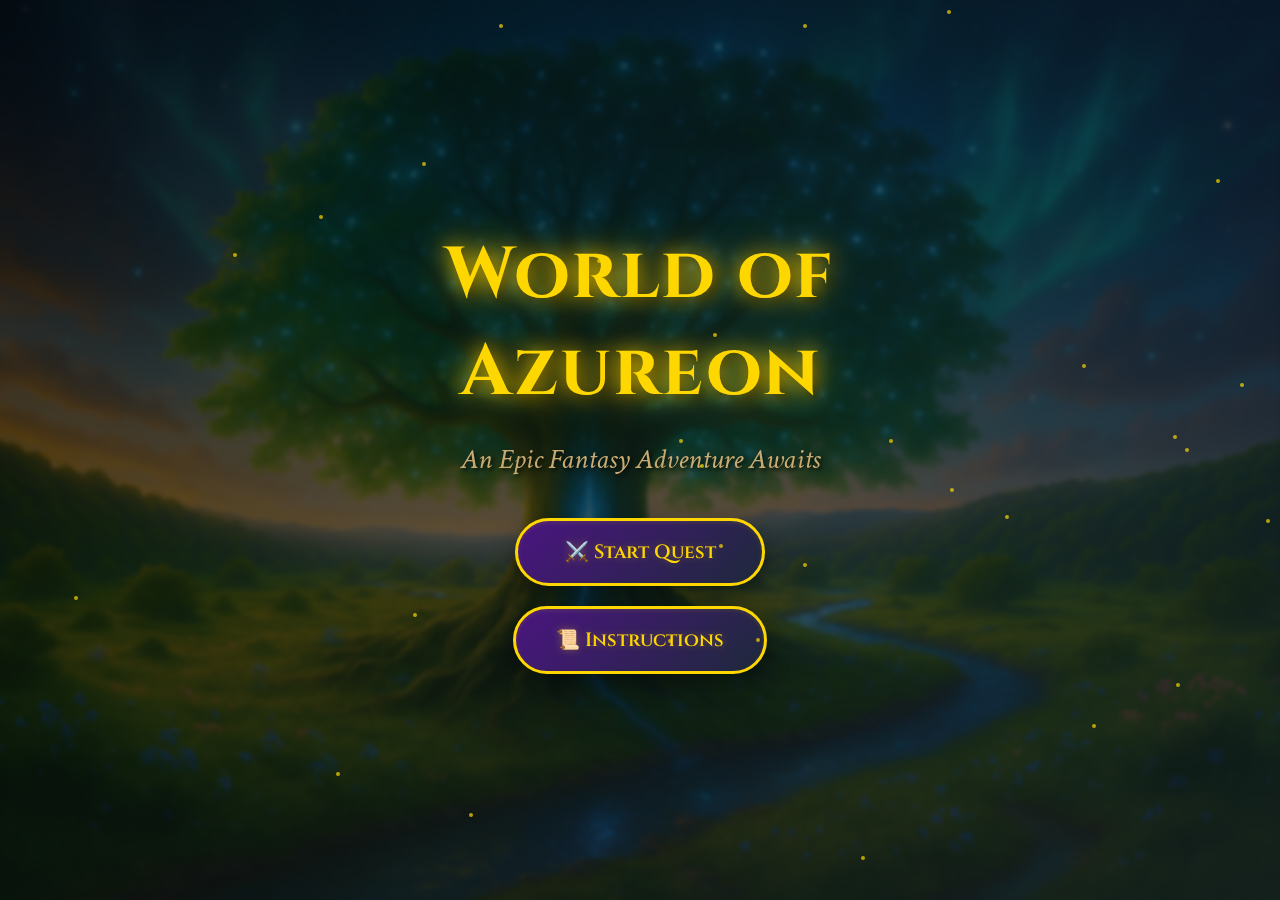
<file: index.html>
<!DOCTYPE html>
<html lang="en">
<head>
    <meta charset="UTF-8">
    <meta name="viewport" content="width=device-width, initial-scale=1.0">
    <title>World of Azureon - Fantasy Adventure</title>
    <link href="https://fonts.googleapis.com/css2?family=Cinzel:wght@400;600;700&family=Crimson+Text:ital,wght@0,400;0,600;1,400&display=swap" rel="stylesheet">
    <style>
        /* ===============================================
           GLOBAL STYLES & RESET
        =============================================== */
        * {
            margin: 0;
            padding: 0;
            box-sizing: border-box;
        }

        body {
            font-family: 'Crimson Text', serif;
            background: #0a0f1c;
            color: #e8e3d3;
            overflow: hidden;
            height: 100vh;
        }

        /* ===============================================
           SCREEN MANAGEMENT
        =============================================== */
        .screen {
            position: fixed;
            top: 0;
            left: 0;
            width: 100vw;
            height: 100vh;
            display: flex;
            align-items: center;
            justify-content: center;
            transition: opacity 0.8s ease-in-out, transform 0.8s ease-in-out;
            z-index: 1;
        }

        .screen.hidden {
            opacity: 0;
            pointer-events: none;
            transform: scale(0.95);
        }

        .screen.active {
            opacity: 1;
            pointer-events: all;
            transform: scale(1);
        }

        /* ===============================================
           TITLE SCREEN
        =============================================== */
        .title-container {
            width: 100vw;
            height: 100vh;
            background-image: url('World of Azureon.png');
            background-size: cover;
            background-position: center;
            background-attachment: fixed;
            position: relative;
            display: flex;
            align-items: center;
            justify-content: center;
        }

        .title-overlay {
            position: absolute;
            top: 0;
            left: 0;
            width: 100%;
            height: 100%;
            background: linear-gradient(135deg, rgba(0, 0, 0, 0.7), rgba(26, 26, 46, 0.6));
            backdrop-filter: blur(2px);
        }

        .title-content {
            position: relative;
            z-index: 10;
            text-align: center;
            max-width: 800px;
            padding: 40px;
        }

        .game-title {
            font-family: 'Cinzel', serif;
            font-size: 4.5em;
            font-weight: 700;
            color: #ffd700;
            text-shadow: 
                0 0 20px rgba(255, 215, 0, 0.8),
                0 0 40px rgba(255, 215, 0, 0.6),
                4px 4px 8px rgba(0, 0, 0, 0.8);
            margin-bottom: 20px;
            animation: titleGlow 3s ease-in-out infinite alternate;
            letter-spacing: 2px;
        }

        .game-subtitle {
            font-family: 'Crimson Text', serif;
            font-size: 1.8em;
            color: #c9aa71;
            text-shadow: 2px 2px 4px rgba(0, 0, 0, 0.8);
            margin-bottom: 40px;
            font-style: italic;
        }

        .title-buttons {
            display: flex;
            flex-direction: column;
            gap: 20px;
            align-items: center;
        }

        .btn-epic {
            background: linear-gradient(135deg, #4a1580, #1e293b);
            border: 3px solid #ffd700;
            border-radius: 50px;
            padding: 18px 40px;
            font-family: 'Cinzel', serif;
            font-size: 1.2em;
            font-weight: 600;
            color: #ffd700;
            text-decoration: none;
            cursor: pointer;
            transition: all 0.3s ease;
            text-shadow: 0 0 8px rgba(255, 215, 0, 0.3);
            box-shadow: 
                0 8px 25px rgba(0, 0, 0, 0.4),
                inset 0 2px 4px rgba(255, 215, 0, 0.1);
            position: relative;
            overflow: hidden;
            min-width: 250px;
        }

        .btn-epic:before {
            content: '';
            position: absolute;
            top: 0;
            left: -100%;
            width: 100%;
            height: 100%;
            background: linear-gradient(90deg, transparent, rgba(255, 215, 0, 0.2), transparent);
            transition: left 0.5s;
        }

        .btn-epic:hover:before {
            left: 100%;
        }

        .btn-epic:hover {
            transform: translateY(-3px);
            box-shadow: 
                0 12px 35px rgba(0, 0, 0, 0.6),
                inset 0 2px 8px rgba(255, 215, 0, 0.2);
            border-color: #fff;
            color: #fff;
            text-shadow: 0 0 12px rgba(255, 255, 255, 0.8);
        }

        .btn-epic:active {
            transform: translateY(-1px);
        }

        /* ===============================================
           PARTICLE SYSTEM
        =============================================== */
        .particles {
            position: fixed;
            top: 0;
            left: 0;
            width: 100%;
            height: 100%;
            pointer-events: none;
            z-index: 5;
        }

        .particle {
            position: absolute;
            width: 4px;
            height: 4px;
            background: #ffd700;
            border-radius: 50%;
            opacity: 0.7;
            animation: float 6s infinite linear;
        }

        @keyframes float {
            0% {
                transform: translateY(100vh) rotate(0deg);
                opacity: 0;
            }
            10% {
                opacity: 0.7;
            }
            90% {
                opacity: 0.7;
            }
            100% {
                transform: translateY(-100px) rotate(360deg);
                opacity: 0;
            }
        }

        @keyframes titleGlow {
            0% {
                text-shadow: 
                    0 0 20px rgba(255, 215, 0, 0.8),
                    0 0 40px rgba(255, 215, 0, 0.6),
                    4px 4px 8px rgba(0, 0, 0, 0.8);
            }
            100% {
                text-shadow: 
                    0 0 30px rgba(255, 215, 0, 1),
                    0 0 60px rgba(255, 215, 0, 0.8),
                    4px 4px 12px rgba(0, 0, 0, 0.9);
            }
        }

        /* ===============================================
           CHARACTER SELECTION SCREEN
        =============================================== */
        .character-selection {
            width: 100vw;
            height: 100vh;
            background: linear-gradient(135deg, #0f0f23, #1a1a2e);
            position: relative;
            display: flex;
            flex-direction: column;
            align-items: center;
            justify-content: center;
            padding: 40px;
        }

        .selection-title {
            font-family: 'Cinzel', serif;
            font-size: 3em;
            color: #ffd700;
            text-shadow: 0 0 20px rgba(255, 215, 0, 0.8);
            margin-bottom: 20px;
            text-align: center;
        }

        .subtitle {
            font-size: 1.3em;
            color: #c9aa71;
            margin-bottom: 40px;
            text-align: center;
            font-style: italic;
        }

        .name-input-section {
            margin-bottom: 40px;
            text-align: center;
        }

        .name-input-section label {
            display: block;
            font-family: 'Cinzel', serif;
            font-size: 1.2em;
            color: #ffd700;
            margin-bottom: 10px;
        }

        #playerName {
            background: rgba(0, 0, 0, 0.7);
            border: 2px solid #ffd700;
            border-radius: 25px;
            padding: 12px 20px;
            font-size: 1.1em;
            color: #e8e3d3;
            text-align: center;
            min-width: 250px;
            font-family: 'Crimson Text', serif;
        }

        #playerName:focus {
            outline: none;
            border-color: #fff;
            box-shadow: 0 0 15px rgba(255, 215, 0, 0.5);
        }

        .characters-container {
            display: flex;
            gap: 40px;
            margin-bottom: 40px;
            flex-wrap: wrap;
            justify-content: center;
        }

        .character-card {
            background: linear-gradient(135deg, rgba(74, 21, 128, 0.8), rgba(30, 41, 59, 0.8));
            border: 3px solid rgba(255, 215, 0, 0.6);
            border-radius: 20px;
            padding: 30px;
            text-align: center;
            cursor: pointer;
            transition: all 0.3s ease;
            backdrop-filter: blur(10px);
            min-width: 250px;
            position: relative;
            overflow: hidden;
        }

        .character-card:before {
            content: '';
            position: absolute;
            top: 0;
            left: 0;
            right: 0;
            bottom: 0;
            background: linear-gradient(45deg, transparent, rgba(255, 215, 0, 0.1), transparent);
            opacity: 0;
            transition: opacity 0.3s ease;
        }

        .character-card:hover:before {
            opacity: 1;
        }

        .character-card:hover {
            transform: translateY(-10px);
            border-color: #ffd700;
            box-shadow: 0 15px 40px rgba(0, 0, 0, 0.6);
        }

        .character-card.selected {
            border-color: #22c55e;
            background: linear-gradient(135deg, rgba(34, 197, 94, 0.2), rgba(74, 21, 128, 0.8));
            transform: scale(1.05);
        }

        .character-card.selected:after {
            content: '✓';
            position: absolute;
            top: 10px;
            right: 15px;
            color: #22c55e;
            font-size: 2em;
            font-weight: bold;
        }

        .character-image {
            width: 140px;
            height: 140px;
            margin: 0 auto 20px;
            border-radius: 15px;
            overflow: hidden;
            border: 3px solid rgba(255, 215, 0, 0.5);
            transition: all 0.3s ease;
            display: flex;
            align-items: center;
            justify-content: center;
        }

        .character-image img {
            width: 100%;
            height: 100%;
            object-fit: contain;
            object-position: center;
        }

        .character-card:hover .character-image {
            border-color: #ffd700;
            box-shadow: 0 0 20px rgba(255, 215, 0, 0.5);
        }

        .character-name {
            font-family: 'Cinzel', serif;
            font-size: 1.5em;
            color: #ffd700;
            margin-bottom: 8px;
        }

        .character-subtitle {
            color: #c9aa71;
            font-size: 1em;
            margin-bottom: 15px;
            font-style: italic;
        }

        .character-desc {
            color: #e8e3d3;
            font-size: 0.95em;
            line-height: 1.4;
        }

        /* ===============================================
           KINGDOM SELECTION SCREEN
        =============================================== */
        .kingdom-selection {
            width: 100vw;
            height: 100vh;
            background: linear-gradient(135deg, #0f0f23, #1a1a2e);
            position: relative;
            display: flex;
            flex-direction: column;
            align-items: center;
            justify-content: flex-start;
            padding: 40px;
            overflow-y: auto;
        }

        .kingdoms-grid {
            display: grid;
            grid-template-columns: repeat(auto-fit, minmax(300px, 1fr));
            gap: 30px;
            max-width: 1200px;
            margin-bottom: 40px;
        }

        .kingdom-card {
            background: linear-gradient(135deg, rgba(74, 21, 128, 0.8), rgba(30, 41, 59, 0.8));
            border: 3px solid rgba(255, 215, 0, 0.6);
            border-radius: 20px;
            padding: 25px;
            text-align: center;
            cursor: pointer;
            transition: all 0.3s ease;
            backdrop-filter: blur(10px);
            position: relative;
            overflow: hidden;
        }

        .kingdom-card:hover {
            transform: translateY(-8px);
            border-color: #ffd700;
            box-shadow: 0 12px 35px rgba(0, 0, 0, 0.6);
        }

        .kingdom-card.selected {
            border-color: #22c55e;
            background: linear-gradient(135deg, rgba(34, 197, 94, 0.2), rgba(74, 21, 128, 0.8));
            transform: scale(1.02);
        }

        .kingdom-icon {
            font-size: 3em;
            margin-bottom: 15px;
            display: block;
            filter: drop-shadow(0 0 10px rgba(255, 215, 0, 0.6));
        }

        .kingdom-name {
            font-family: 'Cinzel', serif;
            font-size: 1.4em;
            color: #ffd700;
            margin-bottom: 10px;
        }

        .kingdom-desc {
            color: #e8e3d3;
            font-size: 0.95em;
            line-height: 1.4;
            margin-bottom: 10px;
        }

        .kingdom-trait {
            color: #c9aa71;
            font-size: 0.85em;
            font-style: italic;
        }

        /* ===============================================
           LEVEL 1 INTRO SCREEN
        =============================================== */
        .level-intro-container {
            width: 100vw;
            height: 100vh;
            background-image: url('Whispers of forest.png');
            background-size: cover;
            background-position: center;
            background-attachment: fixed;
            position: relative;
            display: flex;
            align-items: center;
            justify-content: center;
        }

        .level-intro-overlay {
            position: absolute;
            top: 0;
            left: 0;
            width: 100%;
            height: 100%;
            background: rgba(0, 0, 0, 0.6);
            backdrop-filter: blur(2px);
            display: flex;
            align-items: center;
            justify-content: center;
        }

        .level-intro-content {
            max-width: 800px;
            padding: 40px;
            text-align: center;
            background: rgba(0, 0, 0, 0.8);
            border-radius: 20px;
            border: 3px solid #ffd700;
            backdrop-filter: blur(10px);
            box-shadow: 0 20px 60px rgba(0, 0, 0, 0.8);
        }

        .level-title {
            font-family: 'Cinzel', serif;
            font-size: 3.5em;
            color: #ffd700;
            text-shadow: 0 0 20px rgba(255, 215, 0, 0.8);
            margin-bottom: 10px;
            animation: titlePulse 3s ease-in-out infinite;
        }

        .level-subtitle {
            font-family: 'Cinzel', serif;
            font-size: 2em;
            color: #22c55e;
            text-shadow: 0 0 15px rgba(34, 197, 94, 0.6);
            margin-bottom: 30px;
        }

        .level-description {
            text-align: left;
            margin-bottom: 30px;
        }

        .level-story {
            font-family: 'Crimson Text', serif;
            font-size: 1.2em;
            color: #e8e3d3;
            line-height: 1.6;
            margin-bottom: 25px;
            text-align: center;
            font-style: italic;
        }

        .level-objectives {
            background: rgba(255, 215, 0, 0.1);
            border: 1px solid rgba(255, 215, 0, 0.3);
            border-radius: 10px;
            padding: 20px;
            margin-bottom: 20px;
        }

        .level-objectives h3 {
            font-family: 'Cinzel', serif;
            color: #ffd700;
            margin-bottom: 15px;
            text-align: center;
        }

        .level-objectives ul {
            list-style: none;
            padding: 0;
        }

        .level-objectives li {
            color: #e8e3d3;
            padding: 8px 0;
            border-bottom: 1px solid rgba(255, 215, 0, 0.2);
        }

        .level-objectives li:last-child {
            border-bottom: none;
        }

        .level-start-btn {
            font-size: 1.3em !important;
            padding: 15px 40px !important;
            animation: buttonGlow 2s ease-in-out infinite alternate;
        }

        @keyframes titlePulse {
            0%, 100% { 
                text-shadow: 0 0 20px rgba(255, 215, 0, 0.8);
                transform: scale(1);
            }
            50% { 
                text-shadow: 0 0 30px rgba(255, 215, 0, 1), 0 0 40px rgba(255, 215, 0, 0.6);
                transform: scale(1.05);
            }
        }

        @keyframes buttonGlow {
            0% {
                box-shadow: 0 0 15px rgba(255, 215, 0, 0.5);
            }
            100% {
                box-shadow: 0 0 25px rgba(255, 215, 0, 0.8), 0 0 35px rgba(255, 215, 0, 0.4);
            }
        }

        /* ===============================================
           LEVEL 1 GAME SCREEN
        =============================================== */
        .game-container {
            width: 100vw;
            height: 100vh;
            background: linear-gradient(to bottom, #87CEEB 0%, #98FB98 30%, #228B22 100%);
            position: relative;
            overflow: hidden;
        }

        .game-hud {
            position: absolute;
            top: 0;
            left: 0;
            right: 0;
            height: 80px;
            background: linear-gradient(135deg, rgba(0, 0, 0, 0.8), rgba(26, 26, 46, 0.7));
            backdrop-filter: blur(10px);
            border-bottom: 2px solid rgba(255, 215, 0, 0.6);
            display: flex;
            align-items: center;
            justify-content: space-between;
            padding: 0 20px;
            z-index: 100;
        }

        .hud-left, .hud-right {
            display: flex;
            align-items: center;
            gap: 20px;
        }

        .hud-center {
            text-align: center;
        }

        .level-title-hud {
            font-family: 'Cinzel', serif;
            font-size: 1.2em;
            color: #ffd700;
            text-shadow: 0 0 10px rgba(255, 215, 0, 0.8);
            font-weight: 600;
        }

        .hud-item {
            display: flex;
            align-items: center;
            gap: 8px;
            background: rgba(0, 0, 0, 0.5);
            padding: 8px 12px;
            border-radius: 20px;
            border: 1px solid rgba(255, 215, 0, 0.4);
        }

        .hud-icon {
            font-size: 1.2em;
            filter: drop-shadow(0 0 6px rgba(255, 215, 0, 0.6));
        }

        .player-info, .kingdom-info {
            color: #e8e3d3;
            font-family: 'Crimson Text', serif;
            font-weight: 600;
        }

        .life-counter {
            display: flex;
            gap: 5px;
        }

        .life-heart {
            font-size: 1.1em;
            transition: all 0.3s ease;
        }

        .life-heart.lost {
            opacity: 0.3;
            filter: grayscale(100%);
        }

        .forest-relic-indicator {
            font-size: 1.2em;
            margin-left: 10px;
            animation: forest-relic-glow 1.5s ease-in-out infinite alternate;
        }

        @keyframes forest-relic-glow {
            0% { text-shadow: 0 0 5px #00FF7F, 0 0 10px #00FF7F; }
            100% { text-shadow: 0 0 10px #00FF7F, 0 0 20px #00FF7F, 0 0 30px #00FF7F; }
        }

        /* Score System */
        .score-system {
            position: absolute;
            top: 100px;
            left: 0;
            right: 0;
            display: flex;
            justify-content: space-between;
            padding: 0 20px;
            z-index: 90;
            pointer-events: none;
        }

        .player-score-panel, .kingdom-score-panel {
            background: linear-gradient(135deg, rgba(74, 21, 128, 0.9), rgba(30, 41, 59, 0.9));
            border: 2px solid rgba(255, 215, 0, 0.6);
            border-radius: 15px;
            padding: 15px 20px;
            backdrop-filter: blur(10px);
            box-shadow: 0 8px 32px rgba(0, 0, 0, 0.3);
            min-width: 180px;
            transition: all 0.3s ease;
        }

        .score-header {
            display: flex;
            align-items: center;
            gap: 8px;
            margin-bottom: 8px;
        }

        .score-icon {
            font-size: 18px;
            filter: drop-shadow(0 0 6px rgba(255, 215, 0, 0.6));
        }

        .score-title {
            font-family: 'Cinzel', serif;
            font-size: 14px;
            font-weight: 600;
            color: #ffd700;
            text-shadow: 0 0 8px rgba(255, 215, 0, 0.3);
        }

        .score-value {
            font-family: 'Cinzel', serif;
            font-size: 28px;
            font-weight: 700;
            color: #ffffff;
            text-shadow: 0 0 10px rgba(255, 215, 0, 0.8);
            margin-bottom: 4px;
            animation: scoreGlow 2s ease-in-out infinite alternate;
        }

        .score-subtitle {
            font-family: 'Crimson Text', serif;
            font-size: 12px;
            color: #c9aa71;
            text-shadow: 0 0 4px rgba(201, 170, 113, 0.3);
            font-style: italic;
        }

        @keyframes scoreGlow {
            0% {
                text-shadow: 0 0 10px rgba(255, 215, 0, 0.8);
            }
            100% {
                text-shadow: 0 0 15px rgba(255, 215, 0, 1), 0 0 25px rgba(255, 215, 0, 0.6);
            }
        }

        /* Game Canvas */
        #gameCanvas {
            position: absolute;
            top: 80px;
            left: 50%;
            transform: translateX(-50%);
            border: 3px solid rgba(255, 215, 0, 0.6);
            border-radius: 10px;
            background: linear-gradient(to bottom, #87CEEB 0%, #98FB98 50%, #228B22 100%);
            box-shadow: 0 10px 30px rgba(0, 0, 0, 0.5);
        }

        /* Game Controls */
        .game-controls {
            position: absolute;
            bottom: 20px;
            left: 50%;
            transform: translateX(-50%);
            background: rgba(0, 0, 0, 0.7);
            padding: 10px 20px;
            border-radius: 25px;
            color: #e8e3d3;
            font-size: 0.9em;
            backdrop-filter: blur(10px);
            border: 1px solid rgba(255, 215, 0, 0.3);
            font-family: 'Crimson Text', serif;
        }

        /* ===============================================
           INSTRUCTIONS MODAL
        =============================================== */
        .modal {
            position: fixed;
            top: 0;
            left: 0;
            width: 100vw;
            height: 100vh;
            background: rgba(0, 0, 0, 0.8);
            display: flex;
            justify-content: center;
            align-items: center;
            z-index: 1000;
            backdrop-filter: blur(5px);
        }

        .modal.hidden {
            display: none;
        }

        .modal-content {
            background: linear-gradient(135deg, #1a1a2e, #16213e);
            border: 3px solid #ffd700;
            border-radius: 20px;
            padding: 40px;
            max-width: 800px;
            max-height: 80vh;
            overflow-y: auto;
            position: relative;
        }

        .close-modal {
            position: absolute;
            top: 15px;
            right: 20px;
            background: none;
            border: none;
            color: #ffd700;
            font-size: 2em;
            cursor: pointer;
            transition: all 0.3s ease;
        }

        .close-modal:hover {
            color: #fff;
            transform: scale(1.2);
        }

        .instructions-grid {
            display: grid;
            grid-template-columns: repeat(auto-fit, minmax(250px, 1fr));
            gap: 25px;
            margin-top: 30px;
        }

        .instruction-section {
            background: rgba(255, 215, 0, 0.1);
            border: 1px solid rgba(255, 215, 0, 0.3);
            border-radius: 10px;
            padding: 20px;
        }

        .instruction-section h3 {
            font-family: 'Cinzel', serif;
            color: #ffd700;
            margin-bottom: 15px;
        }

        .instruction-section ul {
            list-style: none;
            padding: 0;
        }

        .instruction-section li {
            color: #e8e3d3;
            padding: 5px 0;
            border-bottom: 1px solid rgba(255, 215, 0, 0.1);
        }

        .instruction-section li:last-child {
            border-bottom: none;
        }

        /* ===============================================
           LOADING OVERLAY
        =============================================== */
        .loading-overlay {
            position: fixed;
            top: 0;
            left: 0;
            width: 100vw;
            height: 100vh;
            background: rgba(0, 0, 0, 0.9);
            display: flex;
            flex-direction: column;
            align-items: center;
            justify-content: center;
            z-index: 2000;
            opacity: 0;
            pointer-events: none;
            transition: opacity 0.5s ease;
        }

        .loading-overlay.active {
            opacity: 1;
            pointer-events: all;
        }

        .loading-text {
            font-family: 'Cinzel', serif;
            font-size: 2em;
            color: #ffd700;
            text-shadow: 0 0 20px rgba(255, 215, 0, 0.8);
            margin-bottom: 30px;
            animation: pulse 2s ease-in-out infinite;
        }

        .loading-spinner {
            width: 60px;
            height: 60px;
            border: 4px solid rgba(255, 215, 0, 0.3);
            border-top: 4px solid #ffd700;
            border-radius: 50%;
            animation: spin 1s linear infinite;
        }

        @keyframes pulse {
            0%, 100% { opacity: 1; }
            50% { opacity: 0.5; }
        }

        @keyframes spin {
            0% { transform: rotate(0deg); }
            100% { transform: rotate(360deg); }
        }

        /* ===============================================
           RESPONSIVE DESIGN
        =============================================== */
        @media (max-width: 768px) {
            .game-title {
                font-size: 3em;
            }
            
            .selection-title {
                font-size: 2.2em;
            }
            
            .characters-container {
                flex-direction: column;
                align-items: center;
            }
            
            .character-card {
                min-width: 280px;
            }
            
            .kingdoms-grid {
                grid-template-columns: 1fr;
                max-width: 400px;
            }
            
            .level-title {
                font-size: 2.5em;
            }
            
            .level-subtitle {
                font-size: 1.5em;
            }
        }

        @media (max-width: 480px) {
            .game-title {
                font-size: 2.5em;
            }
            
            .title-content {
                padding: 20px;
            }
            
            .character-selection,
            .kingdom-selection {
                padding: 20px;
            }
            
            .btn-epic {
                min-width: 200px;
                font-size: 1em;
                padding: 15px 30px;
            }
        }
    </style>
</head>
<body>
    <!-- Particle System -->
    <div class="particles" id="particles"></div>

    <!-- Loading Overlay -->
    <div class="loading-overlay" id="loadingOverlay">
        <div class="loading-text" id="loadingText">Loading...</div>
        <div class="loading-spinner"></div>
    </div>

    <!-- ===============================================
         TITLE SCREEN
    =============================================== -->
    <div id="titleScreen" class="screen active">
        <div class="title-container">
            <div class="title-overlay"></div>
            <div class="title-content">
                <h1 class="game-title">World of Azureon</h1>
                <p class="game-subtitle">An Epic Fantasy Adventure Awaits</p>
                <div class="title-buttons">
                    <button class="btn-epic" onclick="startQuest()">⚔️ Start Quest</button>
                    <button class="btn-epic" onclick="showInstructions()">📜 Instructions</button>
                </div>
            </div>
        </div>
    </div>

    <!-- ===============================================
         CHARACTER SELECTION SCREEN
    =============================================== -->
    <div id="characterScreen" class="screen hidden">
        <div class="character-selection">
            <h2 class="selection-title">Choose Your Hero</h2>
            <p class="subtitle">Enter your name and select your champion</p>
            
            <div class="name-input-section">
                <label for="playerName">Enter Your Name, Brave Warrior:</label>
                <input type="text" id="playerName" placeholder="Your Hero Name" maxlength="20" />
            </div>
            
            <div class="characters-container">
                <div class="character-card" data-character="kael" onclick="selectCharacter('kael')">
                    <div class="character-image">
                        <img src="Boy Warrior.png" alt="Kael - Boy Warrior" />
                    </div>
                    <h3 class="character-name">Kael</h3>
                    <p class="character-subtitle">The Boy Warrior</p>
                    <p class="character-desc">Master of the blade with unmatched courage. Born of noble blood, seeks glory and honor in every battle.</p>
                </div>
                
                <div class="character-card" data-character="lyra" onclick="selectCharacter('lyra')">
                    <div class="character-image">
                        <img src="Girl Warrior.png" alt="Lyra - Girl Warrior" />
                    </div>
                    <h3 class="character-name">Lyra</h3>
                    <p class="character-subtitle">The Girl Warrior</p>
                    <p class="character-desc">Legendary archer with perfect aim. Blessed with ancient magic and unmatched agility.</p>
                </div>
            </div>
            
            <button class="btn-epic" id="confirmCharacter" onclick="proceedToKingdoms()" style="display:none;">Continue to Kingdoms →</button>
        </div>
    </div>

    <!-- ===============================================
         KINGDOM SELECTION SCREEN
    =============================================== -->
    <div id="kingdomScreen" class="screen hidden">
        <div class="kingdom-selection">
            <h2 class="selection-title">Choose Your Kingdom</h2>
            <p class="subtitle">Each realm offers unique powers and challenges</p>
            
            <div class="kingdoms-grid">
                <div class="kingdom-card" data-kingdom="emberis" onclick="selectKingdom('emberis')">
                    <span class="kingdom-icon">🔥</span>
                    <h3 class="kingdom-name">Emberis</h3>
                    <p class="kingdom-desc">The Flame Kingdom - Where fire magic burns eternal and warriors forge their destiny in molten steel.</p>
                    <p class="kingdom-trait">Fiery & Bold</p>
                </div>
                
                <div class="kingdom-card" data-kingdom="aqualis" onclick="selectKingdom('aqualis')">
                    <span class="kingdom-icon">🌊</span>
                    <h3 class="kingdom-name">Aqualis</h3>
                    <p class="kingdom-desc">The Water Kingdom - Mystical realm where ancient tides hold secrets of forgotten magic.</p>
                    <p class="kingdom-trait">Water-based & Mystical</p>
                </div>
                
                <div class="kingdom-card" data-kingdom="greenveil" onclick="selectKingdom('greenveil')">
                    <span class="kingdom-icon">🌿</span>
                    <h3 class="kingdom-name">Greenveil</h3>
                    <p class="kingdom-desc">The Nature Kingdom - Lush forests where life magic flows through every leaf and branch.</p>
                    <p class="kingdom-trait">Lush & Nature-bound</p>
                </div>
                
                <div class="kingdom-card" data-kingdom="luminaris" onclick="selectKingdom('luminaris')">
                    <span class="kingdom-icon">✨</span>
                    <h3 class="kingdom-name">Luminaris</h3>
                    <p class="kingdom-desc">The Light Kingdom - Radiant realm where wisdom illuminates the path to enlightenment.</p>
                    <p class="kingdom-trait">Radiant & Wise</p>
                </div>
                
                <div class="kingdom-card" data-kingdom="shadowmere" onclick="selectKingdom('shadowmere')">
                    <span class="kingdom-icon">🌙</span>
                    <h3 class="kingdom-name">Shadowmere</h3>
                    <p class="kingdom-desc">The Shadow Kingdom - Mysterious realm where darkness conceals ancient secrets and power.</p>
                    <p class="kingdom-trait">Mysterious & Dark</p>
                </div>
                
                <div class="kingdom-card" data-kingdom="crystalpeak" onclick="selectKingdom('crystalpeak')">
                    <span class="kingdom-icon">💎</span>
                    <h3 class="kingdom-name">Ironspire</h3>
                    <p class="kingdom-desc">The Crystal Kingdom - Majestic mountains where gemstones hold the power of the earth.</p>
                    <p class="kingdom-trait">Earthbound & Strong</p>
                </div>
            </div>
        </div>
    </div>

    <!-- ===============================================
         LEVEL 1 INTRO SCREEN
    =============================================== -->
    <div id="level1IntroScreen" class="screen hidden">
        <div class="level-intro-container">
            <div class="level-intro-overlay">
                <div class="level-intro-content">
                    <h1 class="level-title">Level 1</h1>
                    <h2 class="level-subtitle">Whispers of the Forest</h2>
                    <div class="level-description">
                        <p class="level-story">Deep within the ancient forest, mysterious whispers guide your path. 
                        Navigate through dangerous terrain, collect magical tokens, and discover the secrets that lie hidden in the shadows of towering trees.</p>
                        
                        <div class="level-objectives">
                            <h3>🎯 Your Quest</h3>
                            <ul>
                                <li>🏃‍♂️ Navigate through the mystical forest paths</li>
                                <li>💰 Collect magical tokens and treasures</li>
                                <li>⚡ Avoid deadly spikes and treacherous obstacles</li>
                                <li>🎭 Face the challenges that test your courage</li>
                                <li>🏆 Reach the forest exit to claim victory</li>
                            </ul>
                        </div>
                    </div>
                    
                    <button class="btn-epic level-start-btn" onclick="startLevel1()">🌲 Enter the Forest 🌲</button>
                </div>
            </div>
        </div>
    </div>

    <!-- ===============================================
         LEVEL 1 GAME SCREEN
    =============================================== -->
    <div id="gameScreen" class="screen hidden">
        <div class="game-container">
            <!-- Game HUD -->
            <div class="game-hud">
                <div class="hud-left">
                    <div class="hud-item player-info">
                        <span class="hud-icon">👤</span>
                        <span id="playerDisplay">Player</span>
                    </div>
                    <div class="hud-item kingdom-info">
                        <span class="hud-icon">🏰</span>
                        <span id="kingdomDisplay">Kingdom</span>
                    </div>
                </div>
                
                <div class="hud-center">
                    <div class="level-title-hud">Level 1: Whispers of the Forest</div>
                </div>
                
                <div class="hud-right">
                    <div class="hud-item lives-display">
                        <span class="hud-icon">❤️</span>
                        <div class="life-counter">
                            <div class="life-heart" id="life1">❤️</div>
                            <div class="life-heart" id="life2">❤️</div>
                            <div class="life-heart" id="life3">❤️</div>
                        </div>
                        <div class="forest-relic-indicator" id="forestRelicIndicator" style="display: none;">
                            🌟
                        </div>
                    </div>
                </div>
            </div>
            
            <!-- Score Panels -->
            <div class="score-system">
                <!-- Player Score (Top-Left) -->
                <div class="player-score-panel">
                    <div class="score-header">
                        <span class="score-icon">⚔️</span>
                        <span class="score-title">Your Score</span>
                    </div>
                    <div class="score-value" id="playerScoreValue">0</div>
                    <div class="score-subtitle" id="playerNameDisplay">Warrior</div>
                </div>
                
                <!-- Kingdom Score (Top-Right) -->
                <div class="kingdom-score-panel">
                    <div class="score-header">
                        <span class="score-icon" id="kingdomIconDisplay">🏰</span>
                        <span class="score-title" id="kingdomNameDisplay">Kingdom</span>
                    </div>
                    <div class="score-value" id="kingdomScoreValue">0</div>
                    <div class="score-subtitle">Kingdom Glory</div>
                </div>
            </div>

            <!-- Game Canvas -->
            <canvas id="gameCanvas" width="1200" height="600"></canvas>

            <!-- Game Controls Info -->
            <div class="game-controls">
                ← → Arrow Keys to Move | ↑ Spacebar to Jump | ↑↓ Climb Green Ropes | ESC to Pause
            </div>
        </div>
    </div>

    <!-- ===============================================
         INSTRUCTIONS MODAL
    =============================================== -->
    <div id="instructionsModal" class="modal hidden">
        <div class="modal-content">
            <button class="close-modal" onclick="hideInstructions()">&times;</button>
            <h2 style="font-family: 'Cinzel', serif; color: #ffd700; text-align: center; margin-bottom: 30px;">⚔️ World of Azureon Guide ⚔️</h2>
            
            <div class="instructions-grid">
                <div class="instruction-section">
                    <h3>🎮 Game Controls</h3>
                    <ul>
                        <li>Move Left/Right: ← → Arrow Keys</li>
                        <li>Jump: ↑ Arrow Key or Spacebar</li>
                        <li>Pause Game: ESC Key</li>
                        <li>Return to Menu: R Key</li>
                    </ul>
                </div>
                
                <div class="instruction-section">
                    <h3>🎯 Your Quest</h3>
                    <ul>
                        <li>Navigate through mystical forest levels</li>
                        <li>Collect magical orbs and treasures</li>
                        <li>Avoid dangerous obstacles and enemies</li>
                        <li>Reach the end of each level safely</li>
                    </ul>
                </div>
                
                <div class="instruction-section">
                    <h3>💎 Character Powers</h3>
                    <ul>
                        <li>Kael: Enhanced combat abilities</li>
                        <li>Lyra: Superior jumping and agility</li>
                        <li>Kingdom bonuses unlock special skills</li>
                        <li>Level up to gain new powers</li>
                    </ul>
                </div>
                
                <div class="instruction-section">
                    <h3>🏰 Kingdom Benefits</h3>
                    <ul>
                        <li>Each kingdom grants unique abilities</li>
                        <li>Discover kingdom-specific magic spells</li>
                        <li>Unlock exclusive weapons and armor</li>
                        <li>Access to special kingdom levels</li>
                    </ul>
                </div>
            </div>
            
            <div style="text-align: center; margin-top: 30px;">
                <button class="btn-epic" onclick="hideInstructions()">Begin Your Adventure!</button>
            </div>
        </div>
    </div>

    <!-- ===============================================
         JAVASCRIPT GAME LOGIC
    =============================================== -->
    <script>
        // ===============================================
        // GAME STATE MANAGEMENT
        // ===============================================
        let gameState = {
            currentScreen: 'title',
            playerName: '',
            selectedCharacter: '',
            selectedKingdom: '',
            lives: 3,
            health: 100,
            score: 0,
            level: 1,
            hasForestRelic: false
        };

        // Global game variables
        let enemies = {}; // Page-based enemy arrays
        let platforms = {}; // Page-based platform arrays
        let collectibles = {}; // Page-based collectible arrays
        let currentPage = 0; // Current page number
        let player = null; // Player object
        let canvasWidth = 800;
        let canvasHeight = 600;
        let cameraX = 0;
        let cameraY = 0;

        // ===============================================
        // INITIALIZATION
        // ===============================================
        function initializeGame() {
            initializeParticles();
            console.log('World of Azureon initialized successfully!');
        }

        function initializeParticles() {
            const particlesContainer = document.getElementById('particles');
            const particleCount = 30;
            
            for (let i = 0; i < particleCount; i++) {
                const particle = document.createElement('div');
                particle.className = 'particle';
                particle.style.left = Math.random() * 100 + '%';
                particle.style.top = Math.random() * 100 + '%';
                particle.style.animationDelay = Math.random() * 6 + 's';
                particle.style.animationDuration = (4 + Math.random() * 4) + 's';
                particlesContainer.appendChild(particle);
            }
        }

        // ===============================================
        // SCREEN TRANSITIONS
        // ===============================================
        function showScreen(screenId) {
            // Hide all screens
            document.querySelectorAll('.screen').forEach(screen => {
                screen.classList.remove('active');
                screen.classList.add('hidden');
            });
            
            // Show target screen
            const targetScreen = document.getElementById(screenId + 'Screen');
            if (targetScreen) {
                targetScreen.classList.remove('hidden');
                targetScreen.classList.add('active');
                gameState.currentScreen = screenId;
            }
        }

        function transitionToScreen(screenId, loadingText = 'Loading...') {
            showLoading(loadingText);
            
            setTimeout(() => {
                showScreen(screenId);
                hideLoading();
            }, 1500);
        }

        function showLoading(text = 'Loading...') {
            const overlay = document.getElementById('loadingOverlay');
            const loadingText = document.getElementById('loadingText');
            loadingText.textContent = text;
            overlay.classList.add('active');
        }

        function hideLoading() {
            const overlay = document.getElementById('loadingOverlay');
            overlay.classList.remove('active');
        }

        // ===============================================
        // TITLE SCREEN FUNCTIONS
        // ===============================================
        function startQuest() {
            transitionToScreen('character', 'Loading Character Selection...');
            setTimeout(() => {
                const nameInput = document.getElementById('playerName');
                if (nameInput) nameInput.focus();
            }, 1600);
        }

        function showInstructions() {
            document.getElementById('instructionsModal').classList.remove('hidden');
        }

        function hideInstructions() {
            document.getElementById('instructionsModal').classList.add('hidden');
        }

        // ===============================================
        // CHARACTER SELECTION
        // ===============================================
        function selectCharacter(character) {
            const nameInput = document.getElementById('playerName');
            const playerName = nameInput.value.trim();
            
            if (!playerName) {
                alert('Please enter your name first, brave warrior!');
                nameInput.focus();
                return;
            }
            
            if (playerName.length < 2) {
                alert('Your name must be at least 2 characters long!');
                nameInput.focus();
                return;
            }
            
            gameState.playerName = playerName;
            gameState.selectedCharacter = character;
            
            // Visual feedback
            document.querySelectorAll('.character-card').forEach(card => {
                card.classList.remove('selected');
            });
            
            document.querySelector(`[data-character="${character}"]`).classList.add('selected');
            document.getElementById('confirmCharacter').style.display = 'block';
            
            console.log(`Character selected: ${character} (${playerName})`);
        }

        function proceedToKingdoms() {
            if (!gameState.selectedCharacter) {
                alert('Please select a character first!');
                return;
            }
            transitionToScreen('kingdom', 'Entering the Kingdom Selection...');
        }

        // ===============================================
        // KINGDOM SELECTION
        // ===============================================
        function selectKingdom(kingdom) {
            gameState.selectedKingdom = kingdom;
            
            // Visual feedback
            document.querySelectorAll('.kingdom-card').forEach(card => {
                card.classList.remove('selected');
            });
            
            const selectedCard = document.querySelector(`[data-kingdom="${kingdom}"]`);
            selectedCard.classList.add('selected');
            
            // Auto-advance to Level 1 after selection
            setTimeout(() => {
                transitionToScreen('level1Intro', `Preparing for Level 1: Whispers of the Forest...`);
            }, 1500);
            
            console.log(`Kingdom selected: ${kingdom}`);
        }

        // ===============================================
        // LEVEL 1 FUNCTIONS
        // ===============================================
        function startLevel1() {
            // Initialize player stats
            gameState.lives = 3;
            gameState.health = 100;
            gameState.score = 0;
            
            showLoading('Entering the Whispers of the Forest...');
            
            setTimeout(() => {
                transitionToScreen('game', 'Loading Forest Adventure...');
                setTimeout(() => {
                    initializeForestGame();
                }, 1000);
            }, 1500);
        }



        // ===============================================
        // UTILITY FUNCTIONS
        // ===============================================
        function capitalizeFirst(str) {
            return str.charAt(0).toUpperCase() + str.slice(1);
        }

        // ===============================================
        // EVENT LISTENERS & INITIALIZATION
        // ===============================================
        document.addEventListener('DOMContentLoaded', function() {
            initializeGame();
            
            // Add enter key support for name input
            const nameInput = document.getElementById('playerName');
            if (nameInput) {
                nameInput.addEventListener('keypress', function(e) {
                    if (e.key === 'Enter') {
                        const characterCards = document.querySelectorAll('.character-card');
                        if (characterCards.length > 0) {
                            characterCards[0].click();
                        }
                    }
                });
            }
            
            // Add escape key to close modals
            document.addEventListener('keydown', function(e) {
                if (e.key === 'Escape') {
                    const modal = document.getElementById('instructionsModal');
                    if (modal && !modal.classList.contains('hidden')) {
                        hideInstructions();
                    }
                }
            });
        });

        // ===============================================
        // LEVEL 1 FOREST GAME ENGINE
        // ===============================================
        let forestGame = {
            canvas: null,
            ctx: null,
            running: false,
            animationId: null,
            
            // Player properties with animation system
            player: {
                x: 100,
                y: 400,
                width: 40,
                height: 50,
                velocityX: 0,
                velocityY: 0,
                speed: 6,
                jumpPower: 15,
                onGround: false,
                direction: 1,
                
                // Animation properties
                state: 'idle', // idle, running, jumping, falling
                animFrame: 0,
                animTimer: 0,
                animSpeed: 8,
                
                // Warrior appearance
                baseColor: gameState.selectedCharacter === 'kael' ? '#4169E1' : '#DC143C',
                armorColor: '#C0C0C0',
                weaponColor: '#FFD700',
                
                // Combat properties
                invulnerable: false,
                invulnerabilityTimer: 0,
                
                // Sword combat properties
                attacking: false,
                attackTimer: 0,
                attackCooldown: 0,
                swordReach: 60
            },
            
            // Camera
            camera: {
                x: 0,
                y: 0,
                shakeTimer: 0,
                shakeIntensity: 0
            },
            
            // Game elements
            platforms: [],
            obstacles: [],
            collectibles: [],
            clouds: [],
            trees: [],
            crumblingTiles: [],
            movingPlatforms: [],
            marshes: [],
            particles: [],
            
            // Game state
            currentPage: 1,
            pageWidth: 1600,
            totalPages: 3,
            swordFound: false,
            page3Created: false,
            
            // Controls
            keys: {},
            
            // Score popup system
            scorePopups: []
        };

        function initializeForestGame() {
            // Get canvas and context
            forestGame.canvas = document.getElementById('gameCanvas');
            forestGame.ctx = forestGame.canvas.getContext('2d');
            
            if (!forestGame.ctx) {
                alert('Your browser does not support the game canvas.');
                return;
            }
            
            // Update HUD
            updateGameHUD();
            
            // Initialize game elements
            createForestLevel();
            
            // Setup controls
            setupGameControls();
            
            // Start game loop
            forestGame.running = true;
            forestGameLoop();
            
            console.log('Forest game initialized successfully!');
        }

        function updateScore(points) {
            if (points) {
                gameState.score += points;
                console.log(`Score updated: +${points} points. Total: ${gameState.score}`);
            }
            updateGameHUD();
        }
        
        function updateGameHUD() {
            document.getElementById('playerDisplay').textContent = gameState.playerName;
            document.getElementById('kingdomDisplay').textContent = capitalizeFirst(gameState.selectedKingdom);
            document.getElementById('playerScoreValue').textContent = gameState.score.toLocaleString();
            document.getElementById('kingdomScoreValue').textContent = Math.floor(gameState.score * 1.5).toLocaleString();
            document.getElementById('playerNameDisplay').textContent = gameState.playerName;
            document.getElementById('kingdomNameDisplay').textContent = capitalizeFirst(gameState.selectedKingdom);
            
            // Set kingdom icon
            const kingdomIcons = {
                emberis: '🔥', aqualis: '🌊', greenveil: '🌿',
                luminaris: '✨', shadowmere: '🌙', crystalpeak: '💎'
            };
            document.getElementById('kingdomIconDisplay').textContent = kingdomIcons[gameState.selectedKingdom] || '🏰';
        }

        function createForestLevel() {
            // Create platforms
            forestGame.platforms = [
                // Ground platforms
                { x: 0, y: 550, width: 300, height: 50, type: 'ground' },
                { x: 400, y: 550, width: 250, height: 50, type: 'ground' },
                { x: 750, y: 550, width: 300, height: 50, type: 'ground' },
                { x: 1150, y: 550, width: 450, height: 50, type: 'ground' }, // Extended to 1600
                
                // Floating platforms
                { x: 350, y: 450, width: 120, height: 20, type: 'tree_branch' },
                { x: 600, y: 380, width: 100, height: 20, type: 'tree_branch' },
                { x: 850, y: 420, width: 120, height: 20, type: 'tree_branch' },
                { x: 1050, y: 350, width: 100, height: 20, type: 'tree_branch' },
                { x: 1300, y: 400, width: 120, height: 20, type: 'tree_branch' },
                
                // Bridge platforms for page transition
                { x: 1450, y: 480, width: 150, height: 20, type: 'bridge' },
                { x: 1550, y: 450, width: 100, height: 20, type: 'bridge' }
            ];
            
            // Create enhanced obstacles with animations
            forestGame.obstacles = [
                { x: 320, y: 530, width: 30, height: 20, type: 'iron_spike', animFrame: 0 },
                { x: 680, y: 530, width: 30, height: 20, type: 'poison_spike', animFrame: 0 },
                { x: 1080, y: 530, width: 30, height: 20, type: 'fire_spike', animFrame: 0 },
                { x: 500, y: 360, width: 40, height: 20, type: 'thorn_bush', animFrame: 0 },
                { x: 900, y: 400, width: 40, height: 20, type: 'crystal_spikes', animFrame: 0 }
            ];
            
            // Add crumbling tiles
            forestGame.crumblingTiles = [
                { x: 550, y: 480, width: 80, height: 20, integrity: 100, maxIntegrity: 100, crumbling: false, stepCount: 0 },
                { x: 780, y: 450, width: 60, height: 20, integrity: 100, maxIntegrity: 100, crumbling: false, stepCount: 0 },
                { x: 1180, y: 420, width: 70, height: 20, integrity: 100, maxIntegrity: 100, crumbling: false, stepCount: 0 }
            ];
            
            // Create collectibles with variety of tokens and powerups
            forestGame.collectibles = [
                { x: 380, y: 420, width: 30, height: 30, collected: false, type: 'gold_coin', value: 75, color: '#FFD700' },
                { x: 630, y: 350, width: 30, height: 30, collected: false, type: 'silver_coin', value: 50, color: '#C0C0C0' },
                { x: 880, y: 390, width: 30, height: 30, collected: false, type: 'emerald', value: 150, color: '#50C878' },
                { x: 1080, y: 320, width: 30, height: 30, collected: false, type: 'ruby', value: 200, color: '#E0115F' },
                { x: 1330, y: 370, width: 40, height: 30, collected: false, type: 'treasure_chest', value: 300, color: '#B8860B' },
                { x: 200, y: 520, width: 25, height: 35, collected: false, type: 'health_potion', value: 0, color: '#FF1493', effect: 'heal' },
                { x: 800, y: 520, width: 25, height: 35, collected: false, type: 'speed_boost', value: 100, color: '#00BFFF', effect: 'speed' },
                { x: 500, y: 520, width: 30, height: 30, collected: false, type: 'gold_coin', value: 75, color: '#FFD700' },
                { x: 1200, y: 320, width: 25, height: 35, collected: false, type: 'health_potion', value: 0, color: '#FF1493', effect: 'heal' }
            ];
            
            // Create moving clouds (across both pages)
            forestGame.clouds = [
                { x: 100, y: 50, width: 80, height: 40, speed: 0.5 },
                { x: 300, y: 30, width: 100, height: 50, speed: 0.3 },
                { x: 600, y: 70, width: 90, height: 45, speed: 0.4 },
                { x: 900, y: 40, width: 110, height: 55, speed: 0.2 },
                { x: 1200, y: 60, width: 85, height: 40, speed: 0.6 },
                { x: 1500, y: 45, width: 95, height: 50, speed: 0.35 },
                { x: 1800, y: 35, width: 75, height: 35, speed: 0.55 },
                { x: 2100, y: 65, width: 105, height: 45, speed: 0.25 }
            ];
            
            // Create background trees
            forestGame.trees = [
                { x: 50, y: 300, height: 250, type: 'tall' },
                { x: 250, y: 350, height: 200, type: 'medium' },
                { x: 450, y: 280, height: 270, type: 'tall' },
                { x: 700, y: 320, height: 230, type: 'medium' },
                { x: 950, y: 250, height: 300, type: 'tall' },
                { x: 1200, y: 340, height: 210, type: 'medium' },
                { x: 1400, y: 270, height: 280, type: 'tall' }
            ];
            
            // Initialize moving platforms (Page 1 - Forest)
            forestGame.movingPlatforms = [
                { x: 480, y: 380, width: 100, height: 20, vx: 1, minX: 450, maxX: 600, page: 1 },
                { x: 950, y: 320, width: 80, height: 15, vx: -0.8, minX: 900, maxX: 1100, page: 1 }
            ];
            
            // Initialize marshes (Page 2 - Marshlands)
            forestGame.marshes = [
                { x: 1600, y: 500, width: 150, height: 50, damage: 5, page: 2 },
                { x: 1900, y: 480, width: 120, height: 60, damage: 5, page: 2 },
                { x: 2200, y: 520, width: 180, height: 30, damage: 5, page: 2 }
            ];
            
            // Initialize particle system
            forestGame.particles = [];
            
            // Set up page system
            forestGame.currentPage = 1;
            forestGame.pageWidth = 1600;
            forestGame.totalPages = 3;
            forestGame.swordFound = false;
            forestGame.page2Created = false;
            forestGame.page3Created = false;
            
            // Initialize enemies array
            forestGame.enemies = [];
        }
        
        function createMarshlandsElements() {
            const pageOffset = forestGame.pageWidth; // Page 2 starts at x = 1200
            
            // Add Page 2 platforms (marshlands style)
            const page2Platforms = [
                // Ground platforms with gaps for marshes
                { x: pageOffset + 0, y: 550, width: 200, height: 50, type: 'stone' },
                { x: pageOffset + 350, y: 550, width: 180, height: 50, type: 'stone' },
                { x: pageOffset + 680, y: 550, width: 220, height: 50, type: 'stone' },
                { x: pageOffset + 1000, y: 550, width: 300, height: 50, type: 'stone' }, // Extended
                { x: pageOffset + 1400, y: 550, width: 200, height: 50, type: 'stone' }, // New platform
                
                // Floating stone platforms
                { x: pageOffset + 250, y: 450, width: 80, height: 20, type: 'floating_stone' },
                { x: pageOffset + 450, y: 400, width: 100, height: 20, type: 'floating_stone' },
                { x: pageOffset + 650, y: 380, width: 90, height: 20, type: 'floating_stone' },
                { x: pageOffset + 850, y: 420, width: 120, height: 20, type: 'floating_stone' },
                { x: pageOffset + 1100, y: 400, width: 100, height: 20, type: 'floating_stone' },
                { x: pageOffset + 1350, y: 450, width: 120, height: 20, type: 'floating_stone' },
                
                // Bridge to page 3 (only accessible with sword)
                { x: pageOffset + 1500, y: 480, width: 100, height: 20, type: 'bridge' }
            ];
            
            // Add Page 2 collectibles
            const page2Collectibles = [
                { x: pageOffset + 280, y: 420, width: 30, height: 30, collected: false, type: 'emerald', value: 150, color: '#50C878' },
                { x: pageOffset + 480, y: 370, width: 30, height: 30, collected: false, type: 'ruby', value: 200, color: '#E0115F' },
                { x: pageOffset + 680, y: 350, width: 40, height: 30, collected: false, type: 'treasure_chest', value: 500, color: '#B8860B' },
                { x: pageOffset + 880, y: 390, width: 30, height: 30, collected: false, type: 'gold_coin', value: 100, color: '#FFD700' },
                { x: pageOffset + 1100, y: 520, width: 25, height: 35, collected: false, type: 'health_potion', value: 0, color: '#FF1493', effect: 'heal' }
            ];
            
            // Add Page 2 obstacles
            const page2Obstacles = [
                { x: pageOffset + 180, y: 530, width: 40, height: 20, type: 'poison_marsh', animFrame: 0 },
                { x: pageOffset + 420, y: 530, width: 40, height: 20, type: 'crystal_spikes', animFrame: 0 },
                { x: pageOffset + 620, y: 530, width: 40, height: 20, type: 'thorn_bush', animFrame: 0 },
                { x: pageOffset + 820, y: 530, width: 40, height: 20, type: 'poison_marsh', animFrame: 0 },
                { x: pageOffset + 950, y: 530, width: 30, height: 20, type: 'crystal_spikes', animFrame: 0 }
            ];
            
            // Add challenging green ropes for platforming
            const greenRopes = [
                { x: pageOffset + 300, y: 200, width: 8, height: 180, type: 'rope' },
                { x: pageOffset + 500, y: 150, width: 8, height: 230, type: 'rope' },
                { x: pageOffset + 700, y: 180, width: 8, height: 200, type: 'rope' },
                { x: pageOffset + 900, y: 120, width: 8, height: 260, type: 'rope' },
                { x: pageOffset + 1050, y: 160, width: 8, height: 220, type: 'rope' }
            ];
            
            // Add the legendary Sword of Azureon
            const swordOfAzureon = {
                x: pageOffset + 900, y: 80, width: 40, height: 40,
                collected: false, type: 'sword_of_azureon', value: 1000,
                color: '#FFD700', effect: 'legendary_weapon'
            };
            
            // Add Page 2 background trees (dead/marsh trees)
            const page2Trees = [
                { x: pageOffset + 100, y: 320, height: 180, type: 'dead' },
                { x: pageOffset + 400, y: 300, height: 200, type: 'marsh' },
                { x: pageOffset + 700, y: 290, height: 220, type: 'dead' },
                { x: pageOffset + 1000, y: 310, height: 190, type: 'marsh' }
            ];
            
            // Append to existing arrays
            forestGame.platforms = forestGame.platforms.concat(page2Platforms).concat(greenRopes);
            forestGame.collectibles = forestGame.collectibles.concat(page2Collectibles).concat([swordOfAzureon]);
            forestGame.obstacles = forestGame.obstacles.concat(page2Obstacles);
            forestGame.trees = forestGame.trees.concat(page2Trees);
        }

        function createCombatArenaElements() {
            console.log('Creating Combat Arena (Page 3)...');
            const pageOffset = forestGame.pageWidth * 2; // Page 3 starts at x = 3200
            
            // Combat Arena platforms
            const page3Platforms = [
                // Main ground platform
                { x: pageOffset, y: 550, width: 1600, height: 50, type: 'arena_ground' },
                
                // Battle platforms for combat
                { x: pageOffset + 200, y: 450, width: 150, height: 20, type: 'battle_platform' },
                { x: pageOffset + 500, y: 400, width: 200, height: 20, type: 'battle_platform' },
                { x: pageOffset + 800, y: 420, width: 150, height: 20, type: 'battle_platform' },
                { x: pageOffset + 1200, y: 380, width: 180, height: 20, type: 'battle_platform' }
            ];
            
            // Combat Arena collectibles (removed auto-2000-point relic that was causing issues)
            const page3Collectibles = [
                // Health potions for the battle
                { x: pageOffset + 250, y: 420, width: 25, height: 35, collected: false, 
                  type: 'health_potion', value: 0, color: '#FF1493', effect: 'heal' },
                { x: pageOffset + 550, y: 370, width: 25, height: 35, collected: false, 
                  type: 'health_potion', value: 0, color: '#FF1493', effect: 'heal' }
            ];
            
            // No immediate enemies - they will spawn when player encounters them
            const page3Enemies = [];
            
            // Add Page 3 trees for atmosphere
            const page3Trees = [
                { x: pageOffset + 100, y: 250, height: 300, type: 'dark' },
                { x: pageOffset + 300, y: 200, height: 350, type: 'dead' },
                { x: pageOffset + 600, y: 220, height: 330, type: 'dark' },
                { x: pageOffset + 900, y: 180, height: 370, type: 'dead' },
                { x: pageOffset + 1200, y: 240, height: 310, type: 'dark' },
                { x: pageOffset + 1400, y: 190, height: 360, type: 'dead' }
            ];
            
            // Add Page 3 obstacles for challenge
            const page3Obstacles = [
                { x: pageOffset + 150, y: 530, width: 40, height: 20, type: 'shadow_spikes', animFrame: 0 },
                { x: pageOffset + 350, y: 530, width: 40, height: 20, type: 'dark_crystal', animFrame: 0 },
                { x: pageOffset + 550, y: 530, width: 40, height: 20, type: 'shadow_spikes', animFrame: 0 },
                { x: pageOffset + 750, y: 530, width: 40, height: 20, type: 'void_trap', animFrame: 0 },
                { x: pageOffset + 950, y: 530, width: 40, height: 20, type: 'dark_crystal', animFrame: 0 },
                { x: pageOffset + 1150, y: 530, width: 40, height: 20, type: 'shadow_spikes', animFrame: 0 }
            ];
            
            // Add Page 3 atmospheric particles/clouds
            const page3Clouds = [
                { x: pageOffset + 200, y: 80, width: 120, height: 60, speed: 0.2, type: 'dark' },
                { x: pageOffset + 500, y: 60, width: 140, height: 70, speed: 0.15, type: 'storm' },
                { x: pageOffset + 800, y: 90, width: 110, height: 55, speed: 0.25, type: 'dark' },
                { x: pageOffset + 1100, y: 70, width: 130, height: 65, speed: 0.18, type: 'storm' },
                { x: pageOffset + 1400, y: 85, width: 115, height: 60, speed: 0.22, type: 'dark' }
            ];
            
            // Add to game arrays
            forestGame.platforms = forestGame.platforms.concat(page3Platforms);
            forestGame.collectibles = forestGame.collectibles.concat(page3Collectibles);
            forestGame.trees = forestGame.trees.concat(page3Trees);
            forestGame.obstacles = forestGame.obstacles.concat(page3Obstacles);
            forestGame.clouds = forestGame.clouds.concat(page3Clouds);
            
            // Initialize enemies array if it doesn't exist
            if (!forestGame.enemies) {
                forestGame.enemies = [];
            }
            // Don't add enemies initially - they will be spawned when encountered
            
            console.log('Combat Arena created successfully!');
        }

        function setupGameControls() {
            document.addEventListener('keydown', (e) => {
                forestGame.keys[e.key] = true;
                
                // Prevent default for game controls
                if (['ArrowLeft', 'ArrowRight', 'ArrowUp', ' '].includes(e.key)) {
                    e.preventDefault();
                }
            });
            
            document.addEventListener('keyup', (e) => {
                forestGame.keys[e.key] = false;
            });
        }

        function forestGameLoop() {
            if (!forestGame.running) return;
            
            updateForestGame();
            renderForestGame();
            
            forestGame.animationId = requestAnimationFrame(forestGameLoop);
        }

        function spawnEnemiesIfNeeded() {
            // Initialize enemy persistence data if not exists
            if (!forestGame.enemyPersistence) {
                forestGame.enemyPersistence = {
                    birds: [],
                    boss: null,
                    birdsSpawned: false,
                    bossSpawned: false
                };
            }
            
            // Spawn initial birds when page 3 is first accessed
            if (forestGame.currentPage === 3 && !forestGame.enemyPersistence.birdsSpawned) {
                console.log('Spawning persistent enemies in combat arena!');
                const pageOffset = forestGame.pageWidth * 2;
                
                // Create persistent bird data with unique IDs
                forestGame.enemyPersistence.birds = [
                    { id: 'bird_1', x: pageOffset + 300, y: 400, width: 25, height: 20, type: 'bird', velocityX: 1, velocityY: 0, health: 1, maxHealth: 1, alive: true },
                    { id: 'bird_2', x: pageOffset + 600, y: 350, width: 25, height: 20, type: 'bird', velocityX: -1, velocityY: 0, health: 1, maxHealth: 1, alive: true },
                    { id: 'bird_3', x: pageOffset + 900, y: 380, width: 25, height: 20, type: 'bird', velocityX: 1, velocityY: 0, health: 1, maxHealth: 1, alive: true },
                    { id: 'bird_4', x: pageOffset + 450, y: 320, width: 25, height: 20, type: 'bird', velocityX: 1, velocityY: 0, health: 1, maxHealth: 1, alive: true },
                    { id: 'bird_5', x: pageOffset + 750, y: 300, width: 25, height: 20, type: 'bird', velocityX: -1, velocityY: 0, health: 1, maxHealth: 1, alive: true }
                ];
                
                forestGame.enemyPersistence.birdsSpawned = true;
                forestGame.enemiesSpawned = true;
            }
            
            // Restore alive birds to active enemies array when entering page 3
            if (forestGame.currentPage === 3 && forestGame.enemyPersistence.birdsSpawned) {
                // Only restore if enemies array is empty (avoid duplicates)
                if (forestGame.enemies.length === 0) {
                    // Add alive birds
                    forestGame.enemyPersistence.birds.forEach((bird, index) => {
                        if (bird.alive) {
                            const birdClone = {...bird};
                            // Ensure birds have proper movement velocities
                            if (!birdClone.velocityX) birdClone.velocityX = Math.random() > 0.5 ? 1 : -1;
                            if (!birdClone.velocityY) birdClone.velocityY = Math.random() * 0.5 - 0.25;
                            forestGame.enemies.push(birdClone);
                            console.log(`Restored bird ${bird.id} (index ${index}) to active enemies`);
                        } else {
                            console.log(`Bird ${bird.id} (index ${index}) is dead - not restoring`);
                        }
                    });
                    
                    // Add boss if it exists and is alive
                    if (forestGame.enemyPersistence.boss && forestGame.enemyPersistence.boss.alive) {
                        forestGame.enemies.push({...forestGame.enemyPersistence.boss});
                    }
                    
                    console.log(`Restored ${forestGame.enemies.length} enemies to page 3`);
                }
            }
            
            // Spawn boss when all birds are defeated
            const aliveBirds = forestGame.enemyPersistence.birds.filter(bird => bird.alive).length;
            const totalBirds = forestGame.enemyPersistence.birds.length;
            
            // Debug boss spawn conditions
            if (forestGame.currentPage === 3) {
                console.log(`Boss spawn check: Page=${forestGame.currentPage}, BirdsSpawned=${forestGame.enemyPersistence.birdsSpawned}, BossSpawned=${forestGame.enemyPersistence.bossSpawned}, AliveBirds=${aliveBirds}/${totalBirds}`);
            }
            
            if (forestGame.currentPage === 3 && forestGame.enemyPersistence.birdsSpawned && 
                !forestGame.enemyPersistence.bossSpawned && aliveBirds === 0) {
                console.log(`🔥 SPAWNING BOSS! All ${totalBirds} birds defeated!`);
                const pageOffset = forestGame.pageWidth * 2;
                
                forestGame.enemyPersistence.boss = {
                    id: 'forest_guardian', x: pageOffset + 700, y: 300, width: 60, height: 80, type: 'boss_guardian',
                    velocityX: 0.5, velocityY: 0, health: 5, maxHealth: 5,
                    attackTimer: 0, attackCooldown: 0, phase: 1, alive: true
                };
                
                forestGame.enemies.push({...forestGame.enemyPersistence.boss});
                forestGame.enemyPersistence.bossSpawned = true;
                forestGame.bossSpawned = true;
                createScorePopup(pageOffset + 700, 250, 'FOREST GUARDIAN AWAKENS!', '#FF0000');
            }
        }
        
        function updateEnemies() {
            // Check if we need to spawn enemies
            spawnEnemiesIfNeeded();
            
            // Update all enemies
            const currentEnemies = forestGame.enemies || [];
            for (let i = 0; i < currentEnemies.length; i++) {
                const enemy = currentEnemies[i];
                
                // Update enemy position
                enemy.x += enemy.velocityX;
                enemy.y += enemy.velocityY;
                
                // Apply physics to flying enemies (birds)
                if (enemy.type === 'bird') {
                    // Flapping motion - counter gravity with occasional flaps
                    if (Math.random() < 0.05) { // 5% chance per frame to flap
                        enemy.velocityY -= 1.5; // Strong upward flap
                    } else {
                        enemy.velocityY += 0.15; // Lighter gravity for birds
                    }
                    
                    // Aggressive AI: actively hunt the player
                    const distanceToPlayer = Math.sqrt(
                        Math.pow(enemy.x - forestGame.player.x, 2) + 
                        Math.pow(enemy.y - forestGame.player.y, 2)
                    );
                    
                    if (distanceToPlayer < 400) {
                        // Move towards player horizontally
                        if (forestGame.player.x > enemy.x) {
                            enemy.velocityX = Math.min(enemy.velocityX + 0.15, 2.5);
                        } else {
                            enemy.velocityX = Math.max(enemy.velocityX - 0.15, -2.5);
                        }
                        
                        // Move towards player vertically (diving attack)
                        if (forestGame.player.y > enemy.y && Math.random() < 0.02) {
                            enemy.velocityY += 1; // Dive attack
                        }
                    } else {
                        // Patrol behavior when player is far
                        if (Math.random() < 0.01) {
                            enemy.velocityX = Math.random() * 2 - 1; // Random direction
                        }
                    }
                    
                    // Keep birds in reasonable bounds with bouncing
                    if (enemy.y > forestGame.canvas.height - 120) {
                        enemy.velocityY = -3; // Stronger bounce up
                        enemy.y = forestGame.canvas.height - 120;
                    }
                    if (enemy.y < 30) {
                        enemy.velocityY = 2;
                        enemy.y = 30;
                    }
                    
                    // Horizontal bounds - bounce off page edges
                    const pageOffset = forestGame.pageWidth * 2; // Page 3 offset
                    if (enemy.x < pageOffset + 50) {
                        enemy.velocityX = Math.abs(enemy.velocityX); // Bounce right
                    }
                    if (enemy.x > pageOffset + forestGame.pageWidth - 50) {
                        enemy.velocityX = -Math.abs(enemy.velocityX); // Bounce left
                    }
                } else if (enemy.type === 'boss_guardian') {
                    // Forest Guardian Boss AI
                    const pageOffset = forestGame.pageWidth * 2;
                    const distanceToPlayer = Math.sqrt(
                        Math.pow(enemy.x - forestGame.player.x, 2) + 
                        Math.pow(enemy.y - forestGame.player.y, 2)
                    );
                    
                    // Update animation frame for boss effects
                    if (!enemy.animFrame) enemy.animFrame = 0;
                    enemy.animFrame = (enemy.animFrame + 0.1) % (Math.PI * 2);
                    
                    // Phase 2 triggers at 50% health
                    if (enemy.health <= enemy.maxHealth / 2 && enemy.phase === 1) {
                        enemy.phase = 2;
                        enemy.velocityX *= 1.5; // Faster movement in phase 2
                        createScorePopup(enemy.x, enemy.y - 50, 'BOSS ENRAGED!', '#FF0000');
                    }
                    
                    // Aggressive AI - chase the player
                    if (distanceToPlayer < 500) {
                        // Move towards player horizontally
                        const speed = enemy.phase === 2 ? 1.2 : 0.8;
                        if (forestGame.player.x > enemy.x) {
                            enemy.velocityX = Math.min(enemy.velocityX + 0.05, speed);
                        } else {
                            enemy.velocityX = Math.max(enemy.velocityX - 0.05, -speed);
                        }
                        
                        // Floating motion (vertical hover)
                        enemy.velocityY = Math.sin(enemy.animFrame * 2) * 0.5;
                        
                        // Special attacks
                        if (!enemy.attackTimer) enemy.attackTimer = 0;
                        enemy.attackTimer++;
                        
                        // Phase 1: Charge attack every 180 frames (3 seconds)
                        if (enemy.phase === 1 && enemy.attackTimer > 180) {
                            if (distanceToPlayer < 200) {
                                // Charge at player
                                const dirX = (forestGame.player.x - enemy.x) / distanceToPlayer;
                                enemy.velocityX = dirX * 3;
                                createScorePopup(enemy.x, enemy.y - 30, 'CHARGE!', '#FFA500');
                                enemy.attackTimer = 0;
                            }
                        }
                        
                        // Phase 2: More frequent and aggressive attacks
                        if (enemy.phase === 2 && enemy.attackTimer > 120) {
                            if (distanceToPlayer < 300) {
                                // Teleport attack (instant movement)
                                if (Math.random() < 0.3) {
                                    enemy.x = forestGame.player.x + (Math.random() > 0.5 ? 100 : -100);
                                    createScorePopup(enemy.x, enemy.y - 30, 'TELEPORT!', '#FF00FF');
                                    enemy.attackTimer = 0;
                                }
                            }
                        }
                    } else {
                        // Patrol behavior when player is far
                        enemy.velocityX *= 0.95; // Slow down
                        enemy.velocityY = Math.sin(enemy.animFrame) * 0.3; // Gentle floating
                    }
                    
                    // Keep boss within page bounds
                    if (enemy.x < pageOffset + 100) {
                        enemy.x = pageOffset + 100;
                        enemy.velocityX = Math.abs(enemy.velocityX);
                    }
                    if (enemy.x > pageOffset + forestGame.pageWidth - 160) {
                        enemy.x = pageOffset + forestGame.pageWidth - 160;
                        enemy.velocityX = -Math.abs(enemy.velocityX);
                    }
                    
                    // Keep boss above ground but not too high
                    if (enemy.y > forestGame.canvas.height - 200) {
                        enemy.y = forestGame.canvas.height - 200;
                        enemy.velocityY = -1;
                    }
                    if (enemy.y < 100) {
                        enemy.y = 100;
                        enemy.velocityY = 1;
                    }
                }
                
                // Remove enemies that fall off the world (but protect the boss)
                if (enemy.y > forestGame.canvas.height + 100 && enemy.type !== 'boss_guardian') {
                    currentEnemies.splice(i, 1);
                    i--;
                }
            }
        }
        
        function renderEnemies(ctx) {
            // Render all enemies
            const currentEnemies = forestGame.enemies || [];
            for (const enemy of currentEnemies) {
                if (enemy.type === 'bird') {
                    // Draw bird enemy
                    ctx.fillStyle = '#8B4513'; // Brown color
                    ctx.fillRect(enemy.x, enemy.y, enemy.width, enemy.height);
                    
                    // Draw simple wing details
                    ctx.fillStyle = '#654321';
                    ctx.fillRect(enemy.x + 2, enemy.y + 2, enemy.width - 4, enemy.height - 4);
                    
                    // Draw beak
                    ctx.fillStyle = '#FFA500';
                    ctx.fillRect(enemy.x + enemy.width - 5, enemy.y + enemy.height/2 - 2, 8, 4);
                } else if (enemy.type === 'boss_guardian') {
                    // Draw Forest Guardian Boss with animations
                    const x = enemy.x;
                    const y = enemy.y;
                    const w = enemy.width;
                    const h = enemy.height;
                    
                    // Animation frame for various effects
                    const animFrame = enemy.animFrame || 0;
                    const breathing = Math.sin(animFrame * 3) * 2; // Breathing effect
                    const auraGlow = Math.sin(animFrame * 4) * 5 + 15; // Pulsing aura
                    
                    // Floating offset
                    const floatOffset = Math.sin(animFrame * 2) * 3;
                    const drawY = y + floatOffset;
                    
                    // Evil aura effect (larger when phase 2)
                    const auraSize = enemy.phase === 2 ? 25 : 15;
                    ctx.shadowColor = enemy.phase === 2 ? '#FF0000' : '#00FF00';
                    ctx.shadowBlur = auraGlow;
                    
                    // Boss body with breathing animation
                    const bodyW = w + breathing;
                    const bodyH = h + breathing * 0.5;
                    const bodyX = x - breathing * 0.5;
                    const bodyY = drawY - breathing * 0.25;
                    
                    ctx.fillStyle = enemy.phase === 2 ? '#8B0000' : '#2F4F2F';
                    ctx.fillRect(bodyX, bodyY, bodyW, bodyH);
                    
                    // Inner body with different animation phase
                    ctx.fillStyle = enemy.phase === 2 ? '#CD5C5C' : '#228B22';
                    const innerOffset = Math.sin(animFrame * 2.5) * 1;
                    ctx.fillRect(bodyX + 5 + innerOffset, bodyY + 5 + innerOffset, bodyW - 10, bodyH - 10);
                    ctx.shadowBlur = 0;
                    
                    // Animated eyes (blinking and glowing)
                    const eyeBlink = Math.sin(animFrame * 0.5) > 0.9 ? 4 : 8; // Blink occasionally
                    const eyeGlow = Math.sin(animFrame * 6) * 2 + 6;
                    ctx.shadowColor = '#FF0000';
                    ctx.shadowBlur = eyeGlow;
                    ctx.fillStyle = '#FF0000';
                    ctx.fillRect(x + w * 0.2, drawY + h * 0.2, 8, eyeBlink);
                    ctx.fillRect(x + w * 0.6, drawY + h * 0.2, 8, eyeBlink);
                    ctx.shadowBlur = 0;
                    
                    // Animated mouth/fangs
                    const fangLength = 12 + Math.sin(animFrame * 4) * 2; // Growing fangs
                    ctx.fillStyle = '#FFFFFF';
                    ctx.fillRect(x + w * 0.3, drawY + h * 0.5, 4, fangLength);
                    ctx.fillRect(x + w * 0.5, drawY + h * 0.5, 4, fangLength);
                    
                    // Animated crown/horns (swaying)
                    const hornSway = Math.sin(animFrame * 1.5) * 2;
                    ctx.fillStyle = '#8B7355';
                    ctx.fillRect(x + w * 0.1 + hornSway, drawY - 10, 6, 15);
                    ctx.fillRect(x + w * 0.8 - hornSway, drawY - 10, 6, 15);
                    
                    // Phase 2: Additional spikes and effects
                    if (enemy.phase === 2) {
                        ctx.fillStyle = '#8B0000';
                        // Extra spikes
                        ctx.fillRect(x + w * 0.5, drawY - 8, 4, 12);
                        // Rage aura particles
                        for (let i = 0; i < 3; i++) {
                            const particleX = x + Math.random() * w;
                            const particleY = drawY + Math.random() * h;
                            ctx.fillStyle = `rgba(255, ${Math.random() * 100}, 0, 0.7)`;
                            ctx.fillRect(particleX, particleY, 3, 3);
                        }
                    }
                    
                    // Animated health bar
                    const barWidth = w + 10;
                    const barHeight = 10;
                    const healthPercent = enemy.health / enemy.maxHealth;
                    const barX = x - 5;
                    const barY = drawY - 35;
                    
                    // Health bar background with pulse
                    ctx.fillStyle = '#333333';
                    ctx.fillRect(barX, barY, barWidth, barHeight);
                    
                    // Health bar fill with color transition and pulse
                    const healthPulse = Math.sin(animFrame * 8) * 0.1 + 0.9;
                    if (healthPercent > 0.5) {
                        ctx.fillStyle = `rgba(0, 255, 0, ${healthPulse})`;
                    } else if (healthPercent > 0.25) {
                        ctx.fillStyle = `rgba(255, 255, 0, ${healthPulse})`;
                    } else {
                        ctx.fillStyle = `rgba(255, 0, 0, ${healthPulse})`;
                    }
                    ctx.fillRect(barX, barY, barWidth * healthPercent, barHeight);
                    
                    // Health bar border with glow
                    ctx.strokeStyle = '#FFFFFF';
                    ctx.lineWidth = 2;
                    ctx.strokeRect(barX, barY, barWidth, barHeight);
                    
                    // Boss name with color animation
                    const nameColor = enemy.phase === 2 ? 
                        `hsl(${Math.sin(animFrame * 5) * 30 + 15}, 100%, 50%)` : '#FFD700';
                    ctx.fillStyle = nameColor;
                    ctx.font = 'bold 16px Arial';
                    ctx.textAlign = 'center';
                    ctx.shadowColor = enemy.phase === 2 ? '#FF0000' : '#000000';
                    ctx.shadowBlur = 3;
                    ctx.fillText(enemy.phase === 2 ? 'ENRAGED GUARDIAN' : 'FOREST GUARDIAN', x + w/2, barY - 8);
                    ctx.shadowBlur = 0;
                    ctx.textAlign = 'left';
                    
                    // Debug info (remove this later)
                    if (Math.random() < 0.01) {
                        console.log(`🎨 Boss rendered: Phase ${enemy.phase}, Health ${enemy.health}/${enemy.maxHealth}, Pos (${Math.round(x)}, ${Math.round(drawY)})`);
                    }
                }
            }
        }

        function updateForestGame() {
            updatePlayer();
            updateCamera();
            updateClouds();
            updateObstacles();
            updateCrumblingTiles();
            updateMovingPlatforms();
            updateParticles();
            updateEnemies();
            checkCollisions();
            checkCollectibles();
            updateScorePopups();
            
            // Debug: Log enemy count occasionally and check for stuck state
            if (Math.random() < 0.02 && forestGame.currentPage === 3) { // Increased frequency
                const aliveBirds = forestGame.enemyPersistence?.birds?.filter(b => b.alive).length || 0;
                const totalBirds = forestGame.enemyPersistence?.birds?.length || 0;
                console.log(`📊 Page 3 Status: Active enemies=${forestGame.enemies.length}, Birds alive=${aliveBirds}/${totalBirds}, Boss spawned=${forestGame.enemyPersistence?.bossSpawned}`);
                
                // Force boss spawn if no enemies and no birds alive but boss not spawned (stuck state)
                if (forestGame.enemies.length === 0 && aliveBirds === 0 && totalBirds > 0 &&
                    forestGame.enemyPersistence?.birdsSpawned && !forestGame.enemyPersistence?.bossSpawned) {
                    console.log('🚨 DETECTED STUCK STATE - All birds dead but no boss! Force spawning boss!');
                    spawnEnemiesIfNeeded();
                }
                
                // Also trigger if somehow we have active enemies but they don't match persistence
                if (forestGame.enemies.length > 0 && aliveBirds === 0 && !forestGame.enemyPersistence?.bossSpawned) {
                    console.log('🔄 Mismatched state detected - checking boss spawn...');
                    spawnEnemiesIfNeeded();
                }
            }
        }
        
        function updateObstacles() {
            forestGame.obstacles.forEach(obstacle => {
                obstacle.animFrame = (obstacle.animFrame + 0.2) % 4;
            });
        }
        
        function updateCrumblingTiles() {
            forestGame.crumblingTiles.forEach(tile => {
                if (tile.crumbling) {
                    tile.integrity -= 2;
                    if (tile.integrity <= 0) {
                        // Remove crumbled tile
                        tile.width = 0;
                        tile.height = 0;
                    }
                }
            });
        }
        
        function updateMovingPlatforms() {
            forestGame.movingPlatforms.forEach(platform => {
                // Move platform
                platform.x += platform.vx;
                
                // Bounce at boundaries
                if (platform.x <= platform.minX || platform.x + platform.width >= platform.maxX) {
                    platform.vx = -platform.vx;
                }
            });
        }
        
        function updateParticles() {
            forestGame.particles = forestGame.particles.filter(particle => {
                particle.x += particle.vx;
                particle.y += particle.vy;
                particle.vy += 0.1; // Gravity
                particle.life--;
                return particle.life > 0;
            });
        }
        
        function createCollectionParticles(x, y, color) {
            for (let i = 0; i < 8; i++) {
                const angle = (i / 8) * Math.PI * 2;
                const speed = 2 + Math.random() * 3;
                forestGame.particles.push({
                    x: x,
                    y: y,
                    vx: Math.cos(angle) * speed,
                    vy: Math.sin(angle) * speed - 2,
                    size: 3 + Math.random() * 2,
                    color: color,
                    life: 30,
                    maxLife: 30
                });
            }
        }
        
        function createBossHitEffect(x, y) {
            // Create boss hit impact particles
            for (let i = 0; i < 12; i++) {
                forestGame.particles.push({
                    x: x + Math.random() * 20 - 10,
                    y: y + Math.random() * 20 - 10,
                    velocityX: Math.random() * 10 - 5,
                    velocityY: Math.random() * 10 - 5,
                    color: '#FF4500',
                    life: 30,
                    maxLife: 30,
                    size: Math.random() * 6 + 3
                });
            }
        }
        
        function createDeathParticles(x, y) {
            // Create dramatic death particles when player dies in marsh
            for (let i = 0; i < 15; i++) {
                const angle = (i / 15) * Math.PI * 2;
                const speed = 3 + Math.random() * 4;
                forestGame.particles.push({
                    x: x,
                    y: y,
                    vx: Math.cos(angle) * speed,
                    vy: Math.sin(angle) * speed - 3,
                    size: 4 + Math.random() * 3,
                    color: '#8B0000', // Dark red death particles
                    life: 40,
                    maxLife: 40
                });
            }
        }
        
        function createSwordSlashEffect(x, y) {
            // Create sword slash particles
            for (let i = 0; i < 6; i++) {
                forestGame.particles.push({
                    x: x + Math.random() * 40 - 20,
                    y: y + Math.random() * 30 - 15,
                    velocityX: Math.random() * 6 - 3,
                    velocityY: Math.random() * 4 - 2,
                    color: '#87CEEB', // Light blue sword slash
                    life: 15,
                    maxLife: 15,
                    size: Math.random() * 3 + 2
                });
            }
        }
        
        function createLegendarySwordParticles(x, y) {
            // Epic golden particles for finding the Sword of Azureon
            for (let i = 0; i < 25; i++) {
                const angle = (i / 25) * Math.PI * 2;
                const speed = 4 + Math.random() * 5;
                forestGame.particles.push({
                    x: x,
                    y: y,
                    vx: Math.cos(angle) * speed,
                    vy: Math.sin(angle) * speed - 4,
                    size: 5 + Math.random() * 4,
                    color: i % 2 === 0 ? '#FFD700' : '#FFA500', // Alternating gold colors
                    life: 60,
                    maxLife: 60
                });
            }
        }
        
        function spawnForestRelic() {
            console.log('🌟 spawnForestRelic() called');
            const pageOffset = forestGame.pageWidth * 2;
            console.log('📍 Page offset calculated:', pageOffset);
            const relic = {
                x: pageOffset + 800, y: 400, width: 50, height: 50, collected: false,
                type: 'forest_relic', value: 5000, color: '#00FF7F', effect: 'forest_relic',
                glowTimer: 0, pulseIntensity: 1
            };
            console.log('🎯 Forest Relic created at:', relic.x, relic.y);
            forestGame.collectibles.push(relic);
            console.log('📦 Total collectibles now:', forestGame.collectibles.length);
            createScorePopup(relic.x, relic.y - 40, 'FOREST RELIC APPEARED!', '#00FF7F');
            
            // Show instruction message after relic appears
            setTimeout(() => {
                createInstructionAlert(
                    '🌟 THE FOREST RELIC HAS APPEARED! 🌟',
                    '🏃‍♂️ Move to collect it and unlock the exit portal!'
                );
            }, 500);
        }
        
        function createForestExit() {
            console.log('🚪 createForestExit() called');
            const pageOffset = forestGame.pageWidth * 2;
            console.log('📍 Exit page offset:', pageOffset);
            const exit = {
                x: pageOffset + forestGame.pageWidth - 80, y: 350, width: 70, height: 120, collected: false,
                type: 'forest_exit', value: 0, color: '#9370DB', effect: 'level_complete',
                glowTimer: 0, portalEffect: 0
            };
            console.log('🎯 Forest Exit created at:', exit.x, exit.y);
            forestGame.collectibles.push(exit);
            console.log('📦 Total collectibles after exit creation:', forestGame.collectibles.length);
            createScorePopup(exit.x, exit.y - 40, 'FOREST EXIT OPENED!', '#9370DB');
            console.log('🚪 Forest Exit created at extreme right of page 3');
        }

        function updatePlayer() {
            const player = forestGame.player;
            
            // Update invulnerability
            if (player.invulnerable) {
                player.invulnerabilityTimer--;
                if (player.invulnerabilityTimer <= 0) {
                    player.invulnerable = false;
                }
            }
            
            // Horizontal movement with animation states
            if (forestGame.keys['ArrowLeft']) {
                player.velocityX = -player.speed;
                player.direction = -1;
                if (player.onGround) player.state = 'running';
            } else if (forestGame.keys['ArrowRight']) {
                player.velocityX = player.speed;
                player.direction = 1;
                if (player.onGround) player.state = 'running';
            } else {
                player.velocityX *= 0.8; // Friction
                if (player.onGround && Math.abs(player.velocityX) < 0.5) {
                    player.state = 'idle';
                }
            }
            
            // Jumping (but not when climbing ropes)
            if ((forestGame.keys['ArrowUp'] || forestGame.keys[' ']) && player.onGround && 
                player.state !== 'climbing' && player.state !== 'hanging') {
                player.velocityY = -player.jumpPower;
                player.onGround = false;
                player.state = 'jumping';
            }
            
            // Handle sword attacks (Shift key)
            if (forestGame.keys['Shift'] && forestGame.swordFound && !player.attacking && player.attackCooldown <= 0) {
                player.attacking = true;
                player.attackTimer = 15; // Attack duration (frames)
                player.attackCooldown = 30; // Cooldown between attacks
                
                // Visual sword slash effect
                createSwordSlashEffect(player.x + player.width/2, player.y + player.height/2);
                console.log(`⚔️ SWORD ATTACK initiated`);
                
                // Attack enemies within reach
                const currentEnemies = forestGame.enemies || [];
                for (let i = currentEnemies.length - 1; i >= 0; i--) {
                    const enemy = currentEnemies[i];
                    
                    // Simple collision detection for birds, enhanced for boss
                    let distance, verticalDistance;
                    let maxDistance, maxVerticalDistance;
                    
                    if (enemy.type === 'boss_guardian') {
                        // Enhanced collision detection for boss
                        const playerCenterX = player.x + player.width / 2;
                        const playerCenterY = player.y + player.height / 2;
                        const enemyCenterX = enemy.x + enemy.width / 2;
                        const enemyCenterY = enemy.y + enemy.height / 2;
                        
                        distance = Math.abs(enemyCenterX - playerCenterX);
                        verticalDistance = Math.abs(enemyCenterY - playerCenterY);
                        maxDistance = 120; // Larger range for boss
                        maxVerticalDistance = 100; // More vertical tolerance for floating boss
                    } else {
                        // Simple collision detection for birds (original logic)
                        distance = Math.abs(enemy.x - player.x);
                        verticalDistance = Math.abs(enemy.y - player.y);
                        maxDistance = player.swordReach;
                        maxVerticalDistance = 60;
                    }
                    
                    if (distance <= maxDistance && verticalDistance <= maxVerticalDistance) {
                        // Enemy hit!
                        if (!enemy.health) enemy.health = 1; // Default health for old enemies
                        enemy.health -= 1;
                        
                        if (enemy.type === 'boss_guardian') {
                            createScorePopup(enemy.x, enemy.y - 30, `BOSS HIT! ${enemy.health}/${enemy.maxHealth}`, '#FF6B35');
                            updateScore(50);
                            
                            // Visual feedback for boss hit
                            createBossHitEffect(enemy.x + enemy.width/2, enemy.y + enemy.height/2);
                            
                            // Screen shake for boss hits
                            if (forestGame.camera) {
                                forestGame.camera.shakeTimer = 10;
                                forestGame.camera.shakeIntensity = 5;
                            }
                            
                            console.log(`💥 BOSS HIT! Health: ${enemy.health}/${enemy.maxHealth}`);
                            
                            // Update boss health in persistence
                            if (forestGame.enemyPersistence && forestGame.enemyPersistence.boss) {
                                forestGame.enemyPersistence.boss.health = enemy.health;
                            }
                            
                            if (enemy.health <= 0) {
                                createScorePopup(enemy.x, enemy.y - 50, 'FOREST GUARDIAN DEFEATED!', '#FFD700');
                                createLegendarySwordParticles(enemy.x + enemy.width/2, enemy.y + enemy.height/2);
                                currentEnemies.splice(i, 1);
                                updateScore(1000);
                                
                                // Mark boss as dead in persistence
                                if (forestGame.enemyPersistence && forestGame.enemyPersistence.boss) {
                                    forestGame.enemyPersistence.boss.alive = false;
                                }
                                
                                // Spawn Forest Relic
                                console.log('🏆 Boss defeated! Spawning Forest Relic...');
                                setTimeout(() => {
                                    console.log('⏰ Timeout reached, calling spawnForestRelic()');
                                    spawnForestRelic();
                                    console.log('🌟 Forest Relic spawn completed');
                                }, 1000);
                            }
                        } else {
                            if (enemy.health <= 0) {
                                createScorePopup(enemy.x, enemy.y - 20, 'DEFEATED!', '#FF6B35');
                                createDeathParticles(enemy.x + enemy.width/2, enemy.y + enemy.height/2);
                                currentEnemies.splice(i, 1);
                                updateScore(100);
                                
                                // Mark bird as dead in persistence using unique ID
                                if (forestGame.enemyPersistence && forestGame.enemyPersistence.birds) {
                                    if (enemy.id) {
                                        const birdIndex = forestGame.enemyPersistence.birds.findIndex(bird => 
                                            bird.id === enemy.id && bird.alive
                                        );
                                        if (birdIndex !== -1) {
                                            forestGame.enemyPersistence.birds[birdIndex].alive = false;
                                            const remaining = forestGame.enemyPersistence.birds.filter(b => b.alive).length;
                                            console.log(`🎯 Bird ${enemy.id} marked as dead! Remaining alive birds: ${remaining}`);
                                            
                                            // Force boss spawn check if no birds left
                                            if (remaining === 0) {
                                                console.log(`🔥 LAST BIRD DEFEATED! Triggering boss spawn...`);
                                                setTimeout(() => spawnEnemiesIfNeeded(), 100);
                                            }
                                        } else {
                                            console.warn(`❌ Could not find living bird with ID ${enemy.id} to mark as dead`);
                                            console.log('Available birds:', forestGame.enemyPersistence.birds.map(b => `${b.id}:${b.alive}`));
                                        }
                                    } else {
                                        console.error(`❌ Enemy has no ID! Type: ${enemy.type}, Position: (${enemy.x}, ${enemy.y})`);
                                        // Fallback: try to match by position (less reliable)
                                        const nearbyBird = forestGame.enemyPersistence.birds.find(bird => 
                                            bird.alive && Math.abs(bird.x - enemy.x) < 100
                                        );
                                        if (nearbyBird) {
                                            nearbyBird.alive = false;
                                            console.log(`🔧 Fallback: Marked nearby bird ${nearbyBird.id} as dead`);
                                        }
                                    }
                                }
                            } else {
                                createScorePopup(enemy.x, enemy.y - 20, 'HIT!', '#FFA500');
                            }
                        }
                    }
                }
            }
            
            // Update attack timers
            if (player.attacking) {
                player.attackTimer--;
                if (player.attackTimer <= 0) {
                    player.attacking = false;
                }
            }
            if (player.attackCooldown > 0) {
                player.attackCooldown--;
            }
            
            // Update animation state based on movement
            if (!player.onGround) {
                if (player.velocityY < 0) {
                    player.state = 'jumping';
                } else {
                    player.state = 'falling';
                }
            } else if (player.state === 'climbing' || player.state === 'hanging') {
                // Keep climbing/hanging state when on rope
            }
            
            // Update animation frame
            player.animTimer++;
            if (player.animTimer >= player.animSpeed) {
                player.animTimer = 0;
                player.animFrame = (player.animFrame + 1) % 4;
            }
            
            // Apply gravity
            player.velocityY += 0.8;
            
            // Apply velocities
            player.x += player.velocityX;
            player.y += player.velocityY;
            
            // Ground collision with regular platforms and rope climbing
            player.onGround = false;
            forestGame.platforms.forEach(platform => {
                if (platform.type === 'rope') {
                    // Rope climbing mechanics
                    if (isColliding(player, platform)) {
                        // Player can climb up/down on rope
                        if (forestGame.keys['ArrowUp']) {
                            player.velocityY = -4; // Climb up
                            player.onGround = true;
                            player.state = 'climbing';
                        } else if (forestGame.keys['ArrowDown'] && player.y < platform.y + platform.height - player.height) {
                            player.velocityY = 2; // Climb down
                            player.onGround = true;
                            player.state = 'climbing';
                        } else {
                            // Hanging on rope - no gravity
                            player.velocityY = 0;
                            player.onGround = true;
                            player.state = 'hanging';
                        }
                        // Allow horizontal movement while on rope (reduced speed)
                        if (forestGame.keys['ArrowLeft'] || forestGame.keys['ArrowRight']) {
                            player.velocityX *= 0.7;
                        } else {
                            player.velocityX *= 0.9; // Gradual stop when not moving
                        }
                    }
                } else if (isColliding(player, platform) && player.velocityY > 0) {
                    // Regular platform collision
                    if (player.y < platform.y) {
                        player.y = platform.y - player.height;
                        player.velocityY = 0;
                        player.onGround = true;
                    }
                }
            });
            
            // Moving platform collision
            forestGame.movingPlatforms.forEach(platform => {
                if (platform.page && platform.page !== forestGame.currentPage) return;
                
                if (isColliding(player, platform) && player.velocityY > 0) {
                    if (player.y < platform.y) {
                        player.y = platform.y - player.height;
                        player.velocityY = 0;
                        player.onGround = true;
                        // Move player with platform
                        player.x += platform.vx;
                    }
                }
            });
            
            // Crumbling tile collision
            forestGame.crumblingTiles.forEach(tile => {
                if (isColliding(player, tile) && player.velocityY > 0) {
                    if (player.y < tile.y && !tile.crumbling) {
                        player.y = tile.y - player.height;
                        player.velocityY = 0;
                        player.onGround = true;
                        
                        // Start crumbling after player steps on it
                        tile.stepCount++;
                        if (tile.stepCount > 30) { // After 30 frames of standing
                            tile.crumbling = true;
                        }
                    }
                }
            });
            
            // Page transition logic with hysteresis to prevent flickering
            const pageWidth = forestGame.pageWidth;
            const totalWidth = forestGame.totalPages * pageWidth;
            
            // Handle page transitions based on player position with wider thresholds
            if (player.x >= pageWidth * 0.95 && forestGame.currentPage === 1) {
                forestGame.currentPage = 2;
                if (!forestGame.page2Created) {
                    createMarshlandsElements();
                    forestGame.page2Created = true;
                }
            } else if (player.x >= pageWidth * 1.9 && forestGame.currentPage === 2) {
                // Only allow access to page 3 if player has found the sword
                if (forestGame.swordFound) {
                    forestGame.currentPage = 3;
                    if (!forestGame.page3Created) {
                        createCombatArenaElements();
                        forestGame.page3Created = true;
                    }
                } else {
                    // Block access - show dramatic message
                    player.x = pageWidth * 1.85;
                    player.velocityX = 0;
                    createScorePopup(player.x, player.y - 40, 'NEED SWORD OF AZUREON!', '#FF4500');
                }
            } else if (player.x <= pageWidth * 0.85 && forestGame.currentPage === 2) {
                forestGame.currentPage = 1;
            } else if (player.x <= pageWidth * 1.8 && forestGame.currentPage === 3) {
                forestGame.currentPage = 2;
            }
            
            // Global boundaries (allow movement across both pages)
            if (player.x < 0) player.x = 0;
            if (player.x > totalWidth - player.width) player.x = totalWidth - player.width;
            
            // Death boundary
            if (player.y > 650) {
                loseLife();
            }
        }

        function updateCamera() {
            const player = forestGame.player;
            const canvas = forestGame.canvas;
            const pageWidth = forestGame.pageWidth;
            const totalWidth = forestGame.totalPages * pageWidth;
            
            // Follow player with some offset
            forestGame.camera.x = player.x - canvas.width / 2;
            
            // Clamp camera to total level boundaries
            if (forestGame.camera.x < 0) forestGame.camera.x = 0;
            if (forestGame.camera.x > totalWidth - canvas.width) forestGame.camera.x = totalWidth - canvas.width;
        }

        function updateClouds() {
            const totalWidth = forestGame.totalPages * forestGame.pageWidth;
            forestGame.clouds.forEach(cloud => {
                cloud.x += cloud.speed;
                if (cloud.x > totalWidth + 100) {
                    cloud.x = -cloud.width;
                }
            });
        }

        function checkCollisions() {
            const player = forestGame.player;
            
            if (!player.invulnerable) {
                forestGame.obstacles.forEach(obstacle => {
                    if (isColliding(player, obstacle)) {
                        loseLife();
                    }
                });
                
                // Check enemy collisions
                const currentEnemies = forestGame.enemies || [];
                currentEnemies.forEach(enemy => {
                    if (isColliding(player, enemy)) {
                        // Create hit particles
                        createDeathParticles(player.x + player.width/2, player.y + player.height/2);
                        loseLife();
                    }
                });
            }
            
            // Check deadly marsh collisions (instant death)  
            forestGame.marshes.forEach(marsh => {
                if (isColliding(player, marsh)) {
                    // Create death particles
                    createDeathParticles(player.x + player.width/2, player.y + player.height/2);
                    loseLife(); // Instant death in marshes
                }
            });
        }

        function checkCollectibles() {
            const player = forestGame.player;
            
            forestGame.collectibles.forEach(collectible => {
                if (!collectible.collected && isColliding(player, collectible)) {
                    collectible.collected = true;
                    
                    // Handle different collectible effects
                    if (collectible.effect === 'heal') {
                        if (gameState.lives < 3) {
                            gameState.lives++;
                            updateLifeDisplay();
                            createScorePopup(collectible.x, collectible.y, '+1 Life', '#FF1493');
                        } else {
                            createScorePopup(collectible.x, collectible.y, 'Full Health!', '#FF1493');
                        }
                    } else if (collectible.effect === 'speed') {
                        player.speed = 9; // Temporary speed boost
                        player.jumpPower = 18;
                        setTimeout(() => {
                            player.speed = 6;
                            player.jumpPower = 15;
                        }, 5000); // 5 second boost
                        createScorePopup(collectible.x, collectible.y, 'Speed Boost!', '#00BFFF');
                    } else if (collectible.effect === 'legendary_weapon') {
                        // Player found the Sword of Azureon!
                        forestGame.swordFound = true;
                        updateScore(collectible.value);
                        createScorePopup(collectible.x, collectible.y, 'SWORD OF AZUREON!', '#FFD700');
                        createLegendarySwordParticles(collectible.x + collectible.width/2, collectible.y + collectible.height/2);
                        
                        // Enhance player abilities permanently
                        player.speed = 8; // Permanent speed increase
                        player.jumpPower = 17; // Higher jumps
                        
                        // Enhanced sword discovery instruction
                        setTimeout(() => {
                            createInstructionAlert(
                                '🗡️ SWORD OF AZUREON OBTAINED! 🗡️',
                                '⚔️ Press SHIFT to attack enemies! The Combat Arena awaits!'
                            );
                        }, 1000);
                        
                        // Victory celebration with enhanced instruction message
                        setTimeout(() => {
                            createInstructionAlert(
                                '🗡️ SWORD OF AZUREON OBTAINED! 🗡️',
                                '⚔️ Press SHIFT to attack enemies! The Combat Arena awaits!',
                                'epic'
                            );
                        }, 100);
                    } else if (collectible.effect === 'forest_relic') {
                        // Forest Relic collected
                        console.log('🌟 FOREST RELIC COLLECTED! Creating exit...');
                        gameState.hasForestRelic = true;
                        updateScore(collectible.value);
                        createScorePopup(collectible.x, collectible.y, 'FOREST RELIC OBTAINED!', '#00FF7F');
                        createScorePopup(collectible.x, collectible.y - 30, '+5000 POINTS!', '#FFD700');
                        updateLifeDisplay();
                        
                        // Create legendary particles
                        createLegendarySwordParticles(collectible.x + collectible.width/2, collectible.y + collectible.height/2);
                        
                        // Show exit instruction and create exit
                        console.log('⏰ Setting timeout for exit creation...');
                        setTimeout(() => {
                            console.log('🚪 Creating instruction alert and forest exit');
                            createInstructionAlert(
                                '🌟 FOREST RELIC OBTAINED! 🌟',
                                '🚪 Forest Exit opened at the far right! Move there to complete Level 1!'
                            );
                            createForestExit();
                            console.log('✅ Forest exit creation completed');
                        }, 1000);
                    } else if (collectible.effect === 'level_complete') {
                        // Level completion - show level complete screen
                        showLevelCompleteScreen();
                    } else {
                        updateScore(collectible.value);
                        createScorePopup(collectible.x, collectible.y, '+' + collectible.value, collectible.color);
                    }
                    
                    // Create particle effect
                    createCollectionParticles(collectible.x + collectible.width/2, collectible.y + collectible.height/2, collectible.color);
                    
                    // Update HUD
                    updateGameHUD();
                }
            });
        }

        function createInstructionAlert(title, instruction, type = 'instruction') {
            // Create a prominent instruction overlay that disappears after 2 seconds
            const alertDiv = document.createElement('div');
            alertDiv.className = 'instruction-alert';
            alertDiv.innerHTML = `
                <div class="instruction-content">
                    <div class="instruction-title">${title}</div>
                    <div class="instruction-text">${instruction}</div>
                    <div class="instruction-timer"></div>
                </div>
            `;
            
            // Style the alert
            alertDiv.style.cssText = `
                position: fixed;
                top: 50%;
                left: 50%;
                transform: translate(-50%, -50%);
                background: linear-gradient(135deg, rgba(26, 26, 46, 0.98), rgba(22, 33, 62, 0.98));
                border: 4px solid #d4af37;
                border-radius: 20px;
                padding: 30px 40px;
                z-index: 3000;
                box-shadow: 0 0 50px rgba(212, 175, 55, 0.8), inset 0 0 30px rgba(255, 255, 255, 0.1);
                backdrop-filter: blur(10px);
                animation: instructionAppear 0.3s ease-out;
                max-width: 600px;
                text-align: center;
                font-family: 'Cinzel', serif;
            `;
            
            document.body.appendChild(alertDiv);
            
            // Add CSS for the instruction alert if not already added
            if (!document.getElementById('instruction-alert-styles')) {
                const style = document.createElement('style');
                style.id = 'instruction-alert-styles';
                style.textContent = `
                    @keyframes instructionAppear {
                        0% { opacity: 0; transform: translate(-50%, -50%) scale(0.8); }
                        100% { opacity: 1; transform: translate(-50%, -50%) scale(1); }
                    }
                    
                    @keyframes instructionDisappear {
                        0% { opacity: 1; transform: translate(-50%, -50%) scale(1); }
                        100% { opacity: 0; transform: translate(-50%, -50%) scale(0.8); }
                    }
                    
                    .instruction-title {
                        font-size: 28px;
                        font-weight: bold;
                        color: #d4af37;
                        margin-bottom: 15px;
                        text-shadow: 2px 2px 4px rgba(0, 0, 0, 0.7);
                        animation: titleGlow 2s ease-in-out infinite alternate;
                    }
                    
                    .instruction-text {
                        font-size: 20px;
                        color: #ffffff;
                        margin-bottom: 20px;
                        text-shadow: 1px 1px 2px rgba(0, 0, 0, 0.7);
                        line-height: 1.4;
                    }
                    
                    .instruction-timer {
                        height: 4px;
                        background: linear-gradient(90deg, #d4af37, #ffd700);
                        border-radius: 2px;
                        animation: timerCountdown 2s linear;
                    }
                    
                    @keyframes titleGlow {
                        0% { text-shadow: 2px 2px 4px rgba(0, 0, 0, 0.7); }
                        100% { text-shadow: 2px 2px 4px rgba(0, 0, 0, 0.7), 0 0 20px #d4af37; }
                    }
                    
                    @keyframes timerCountdown {
                        0% { width: 100%; }
                        100% { width: 0%; }
                    }
                `;
                document.head.appendChild(style);
            }
            
            // Auto-remove after 2 seconds with fade out animation
            setTimeout(() => {
                alertDiv.style.animation = 'instructionDisappear 0.3s ease-in';
                setTimeout(() => {
                    if (document.body.contains(alertDiv)) {
                        document.body.removeChild(alertDiv);
                    }
                }, 300);
            }, 2000);
            
            console.log('Created instruction alert:', title);
        }

        function createScorePopup(x, y, value, color = '#FFD700') {
            forestGame.scorePopups.push({
                x: x,
                y: y,
                value: value,
                color: color,
                life: 60,
                maxLife: 60
            });
        }

        function updateScorePopups() {
            for (let i = forestGame.scorePopups.length - 1; i >= 0; i--) {
                const popup = forestGame.scorePopups[i];
                popup.life--;
                popup.y -= 1;
                
                if (popup.life <= 0) {
                    forestGame.scorePopups.splice(i, 1);
                }
            }
        }

        function isColliding(rect1, rect2) {
            return rect1.x < rect2.x + rect2.width &&
                   rect1.x + rect1.width > rect2.x &&
                   rect1.y < rect2.y + rect2.height &&
                   rect1.y + rect1.height > rect2.y;
        }

        function loseLife() {
            gameState.lives--;
            updateLifeDisplay();
            
            // Add invulnerability period
            forestGame.player.invulnerable = true;
            forestGame.player.invulnerabilityTimer = 120; // 2 seconds at 60fps
            
            if (gameState.lives <= 0) {
                gameOver();
            } else {
                // Smart respawn - keep player in same page if in combat
                if (forestGame.currentPage === 3 && (forestGame.enemiesSpawned || forestGame.bossSpawned)) {
                    // Respawn in page 3 combat arena but at safe position
                    const pageOffset = forestGame.pageWidth * 2;
                    forestGame.player.x = pageOffset + 100;
                    forestGame.player.y = 450;
                } else {
                    // Normal respawn at beginning
                    forestGame.player.x = 100;
                    forestGame.player.y = 400;
                    forestGame.currentPage = 1;
                }
                
                forestGame.player.velocityX = 0;
                forestGame.player.velocityY = 0;
                
                createScorePopup(forestGame.player.x, forestGame.player.y - 30, 'Ouch!', '#FF0000');
            }
        }

        function updateLifeDisplay() {
            for (let i = 1; i <= 3; i++) {
                const heart = document.getElementById(`life${i}`);
                if (heart) {
                    if (i <= gameState.lives) {
                        heart.classList.remove('lost');
                    } else {
                        heart.classList.add('lost');
                    }
                }
            }
            
            // Update Forest Relic indicator
            const relicIndicator = document.getElementById('forestRelicIndicator');
            if (relicIndicator) {
                if (gameState.hasForestRelic) {
                    relicIndicator.style.display = 'inline-block';
                } else {
                    relicIndicator.style.display = 'none';
                }
            }
        }

        function gameOver() {
            console.log('Game Over triggered - stopping game');
            forestGame.running = false;
            if (forestGame.animationId) {
                cancelAnimationFrame(forestGame.animationId);
                forestGame.animationId = null;
            }
            
            // Clear any existing retry listeners to avoid conflicts
            document.removeEventListener('keydown', handleRetryInput);
            
            // Small delay to ensure game loop stops before showing retry page
            setTimeout(() => {
                showRetryPage();
            }, 100);
        }
        
        function showRetryPage() {
            console.log('Showing retry page');
            const canvas = forestGame.canvas;
            const ctx = forestGame.ctx;
            
            // Ensure game is really stopped
            forestGame.running = false;
            if (forestGame.animationId) {
                cancelAnimationFrame(forestGame.animationId);
                forestGame.animationId = null;
            }
            
            // Pre-calculate static elements for better performance
            let staticStars = [];
            if (staticStars.length === 0) {
                for (let i = 0; i < 100; i++) {
                    staticStars.push({
                        x: Math.random() * canvas.width,
                        y: Math.random() * canvas.height,
                        brightness: Math.random(),
                        speed: 0.5 + Math.random() * 0.5
                    });
                }
            }
            
            function renderRetryPage() {
                const time = Date.now() * 0.001;
                
                // Create dramatic fantasy background
                const bgGradient = ctx.createLinearGradient(0, 0, 0, canvas.height);
                bgGradient.addColorStop(0, '#0a0a2e');
                bgGradient.addColorStop(0.3, '#1a0f2e');
                bgGradient.addColorStop(0.7, '#2e1a1a');
                bgGradient.addColorStop(1, '#000000');
                ctx.fillStyle = bgGradient;
                ctx.fillRect(0, 0, canvas.width, canvas.height);
                
                // Add mystical fog effect
                for (let i = 0; i < 5; i++) {
                    const fogX = Math.sin(time * 0.5 + i) * 200 + canvas.width / 2;
                    const fogY = canvas.height * 0.8 + Math.cos(time * 0.3 + i) * 50;
                    const fogRadius = 150 + Math.sin(time + i) * 30;
                    
                    const fogGradient = ctx.createRadialGradient(fogX, fogY, 0, fogX, fogY, fogRadius);
                    fogGradient.addColorStop(0, 'rgba(100, 100, 150, 0.3)');
                    fogGradient.addColorStop(1, 'rgba(100, 100, 150, 0)');
                    ctx.fillStyle = fogGradient;
                    ctx.fillRect(0, 0, canvas.width, canvas.height);
                }
                
                // Animated mystical stars and embers
                staticStars.forEach((star, index) => {
                    const twinkle = Math.sin(time * star.speed + star.brightness * 10) * 0.5 + 0.7;
                    const isEmber = index % 4 === 0;
                    
                    if (isEmber) {
                        // Floating embers
                        ctx.fillStyle = `rgba(255, 100, 50, ${twinkle * 0.8})`;
                        const emberSize = 3 + Math.sin(time * 2 + index) * 1;
                        ctx.fillRect(star.x, star.y + Math.sin(time + index) * 20, emberSize, emberSize);
                    } else {
                        // Twinkling stars
                        ctx.fillStyle = `rgba(200, 200, 255, ${twinkle})`;
                        ctx.fillRect(star.x, star.y, 2, 2);
                    }
                });
                
                // Epic Game Over title with magical effects
                const titleY = 110;
                const titlePulse = Math.sin(time * 2) * 0.15 + 1;
                
                // Shadow layers for depth and drama
                ctx.font = 'bold 76px Cinzel, serif';
                ctx.textAlign = 'center';
                
                // Deep shadow for depth
                ctx.fillStyle = 'rgba(0, 0, 0, 0.9)';
                ctx.fillText('⚰️ THE QUEST ENDS ⚰️', canvas.width / 2 + 5, titleY + 5);
                
                // Crimson glow effect
                ctx.shadowColor = '#DC143C';
                ctx.shadowBlur = 35;
                ctx.fillStyle = '#8B0000';
                ctx.fillText('⚰️ THE QUEST ENDS ⚰️', canvas.width / 2, titleY);
                
                // Golden outline for majesty
                ctx.shadowBlur = 0;
                ctx.strokeStyle = '#FFD700';
                ctx.lineWidth = 4;
                ctx.strokeText('⚰️ THE QUEST ENDS ⚰️', canvas.width / 2, titleY);
                
                // Main title with fiery red
                ctx.fillStyle = '#FF1744';
                ctx.fillText('⚰️ THE QUEST ENDS ⚰️', canvas.width / 2, titleY);
                
                // Subtitle with mystical feel
                ctx.font = 'italic 24px Cinzel, serif';
                ctx.fillStyle = '#CCCCCC';
                ctx.shadowColor = '#4169E1';
                ctx.shadowBlur = 10;
                ctx.fillText('The shadows have claimed another hero...', canvas.width / 2, titleY + 50);
                
                // Enhanced score scroll/parchment
                const scrollY = 200;
                const scrollHeight = 160;
                const scrollWidth = canvas.width * 0.7;
                const scrollX = (canvas.width - scrollWidth) / 2;
                
                // Parchment background
                const parchmentGradient = ctx.createLinearGradient(scrollX, scrollY, scrollX + scrollWidth, scrollY + scrollHeight);
                parchmentGradient.addColorStop(0, '#F4E4BC');
                parchmentGradient.addColorStop(0.5, '#E6D3A3');
                parchmentGradient.addColorStop(1, '#D4C4A0');
                ctx.fillStyle = parchmentGradient;
                ctx.fillRect(scrollX, scrollY, scrollWidth, scrollHeight);
                
                // Parchment border with aging effects
                ctx.strokeStyle = '#8B7355';
                ctx.lineWidth = 4;
                ctx.strokeRect(scrollX, scrollY, scrollWidth, scrollHeight);
                
                // Inner decorative border
                ctx.strokeStyle = '#A0522D';
                ctx.lineWidth = 2;
                ctx.strokeRect(scrollX + 10, scrollY + 10, scrollWidth - 20, scrollHeight - 20);
                
                // Score text on parchment
                ctx.shadowBlur = 0;
                ctx.fillStyle = '#2F1B14';
                ctx.font = 'bold 28px Cinzel, serif';
                ctx.fillText('⚔️ FINAL TALLY ⚔️', canvas.width / 2, scrollY + 40);
                
                ctx.font = 'bold 24px Cinzel, serif';
                ctx.fillStyle = '#8B4513';
                ctx.fillText(`🎯 Valor Points Earned: ${gameState.score}`, canvas.width / 2, scrollY + 80);
                ctx.fillText(`👑 Kingdom Glory: ${Math.floor(gameState.score * 1.5)}`, canvas.width / 2, scrollY + 110);
                
                ctx.font = 'italic 20px Cinzel, serif';
                ctx.fillStyle = '#654321';
                ctx.fillText(`"${gameState.playerName} fought with honor, though darkness prevailed..."`, canvas.width / 2, scrollY + 140);
                ctx.shadowBlur = 0;
                
                // Enhanced button styling
                const buttonWidth = 250;
                const buttonHeight = 60;
                const centerX = canvas.width / 2;
                
                // Retry button with enhanced effects
                const retryBtn = { x: centerX - buttonWidth/2, y: 350, width: buttonWidth, height: buttonHeight };
                
                // Button background gradient
                const retryGradient = ctx.createLinearGradient(retryBtn.x, retryBtn.y, retryBtn.x, retryBtn.y + retryBtn.height);
                retryGradient.addColorStop(0, '#00DD00');
                retryGradient.addColorStop(1, '#007700');
                ctx.fillStyle = retryGradient;
                ctx.fillRect(retryBtn.x, retryBtn.y, retryBtn.width, retryBtn.height);
                
                // Animated border glow for retry button
                const glowIntensity = Math.sin(time * 3) * 0.4 + 0.8;
                ctx.strokeStyle = `rgba(0, 255, 0, ${glowIntensity})`;
                ctx.lineWidth = 5;
                ctx.strokeRect(retryBtn.x - 2, retryBtn.y - 2, retryBtn.width + 4, retryBtn.height + 4);
                
                // Retry button text
                ctx.fillStyle = '#FFFFFF';
                ctx.font = 'bold 28px Arial';
                ctx.shadowColor = '#000000';
                ctx.shadowBlur = 3;
                ctx.fillText('🔄 RETRY GAME', centerX, retryBtn.y + 38);
                
                // Title button with enhanced effects
                const titleBtn = { x: centerX - buttonWidth/2, y: 430, width: buttonWidth, height: buttonHeight };
                
                // Button background gradient
                const titleGradient = ctx.createLinearGradient(titleBtn.x, titleBtn.y, titleBtn.x, titleBtn.y + titleBtn.height);
                titleGradient.addColorStop(0, '#FF8800');
                titleGradient.addColorStop(1, '#CC4400');
                ctx.fillStyle = titleGradient;
                ctx.fillRect(titleBtn.x, titleBtn.y, titleBtn.width, titleBtn.height);
                
                // Animated border glow for title button (different phase)
                const glowIntensity2 = Math.sin(time * 3 + 1.5) * 0.4 + 0.8;
                ctx.strokeStyle = `rgba(255, 165, 0, ${glowIntensity2})`;
                ctx.lineWidth = 5;
                ctx.strokeRect(titleBtn.x - 2, titleBtn.y - 2, titleBtn.width + 4, titleBtn.height + 4);
                
                // Title button text
                ctx.fillStyle = '#FFFFFF';
                ctx.shadowColor = '#000000';
                ctx.shadowBlur = 3;
                ctx.fillText('🏠 TITLE SCREEN', centerX, titleBtn.y + 38);
                ctx.shadowBlur = 0;
                
                // Enhanced keyboard instructions
                ctx.fillStyle = '#CCCCCC';
                ctx.font = 'bold 18px Arial';
                ctx.fillText('Press R (Retry) • T (Title) • ESC (Quit)', centerX, 530);
                
                // Store button positions for click detection
                forestGame.retryButtons = { retry: retryBtn, title: titleBtn };
            }
            
            // Start animation loop for retry page
            function animateRetryPage() {
                renderRetryPage();
                if (gameState.gameOver && !forestGame.running) {
                    requestAnimationFrame(animateRetryPage);
                }
            }
            
            animateRetryPage();
            console.log('Retry buttons created:', forestGame.retryButtons);
            
            // Clean up any existing listeners first
            document.removeEventListener('keydown', handleRetryInput);
            document.removeEventListener('click', handleRetryClick);
            
            console.log('🔧 Setting up retry event listeners...');
            
            // Add event listeners with explicit options
            document.addEventListener('keydown', handleRetryInput, { passive: false });
            document.addEventListener('click', handleRetryClick, { passive: false });
            
            console.log('✅ Retry event listeners added successfully');
            
            // Add a global test listener to see if ANY events are being captured
            const testClickListener = (e) => {
                console.log('🔍 GLOBAL CLICK DETECTED:', e.clientX, e.clientY, e.target);
            };
            const testKeyListener = (e) => {
                console.log('🔍 GLOBAL KEY DETECTED:', e.key, e.code);
            };
            
            document.addEventListener('click', testClickListener, true); // Use capture phase
            document.addEventListener('keydown', testKeyListener, true);
            // Remove test listeners after 10 seconds
            setTimeout(() => {
                document.removeEventListener('click', testClickListener, true);
                document.removeEventListener('keydown', testKeyListener, true);
                console.log('🧹 Test listeners removed');
            }, 10000);
            
            // Test if event listeners are working
            setTimeout(() => {
                console.log('🧪 Testing event listeners - Press R, T, or ESC, or click buttons');
                console.log('📊 Current state:', {
                    gameOver: gameState.gameOver,
                    running: forestGame.running,
                    retryButtons: !!forestGame.retryButtons
                });
            }, 100);
        }
        
        function handleRetryClick(event) {
            console.log('🔄 RETRY BUTTON CLICKED - RESTARTING GAME');
            
            // Simple solution: just restart the game
            restartGameSimple();
        }
        
        function restartGameSimple() {
            console.log('🎮 Simple game restart initiated');
            
            // Clean up event listeners
            document.removeEventListener('keydown', handleRetryInput);
            document.removeEventListener('click', handleRetryClick);
            
            // Just reload the page for a clean restart
            window.location.reload();
        }
        
        function handleRetryClickOLD(event) {
            event.preventDefault();
            event.stopPropagation();
            
            console.log('🖱️ Click detected on retry screen');
            
            if (!forestGame.retryButtons) {
                console.log('❌ No retry buttons found');
                return;
            }
            
            if (!forestGame.canvas) {
                console.log('❌ No canvas found');
                return;
            }
            
            const rect = forestGame.canvas.getBoundingClientRect();
            // Ensure proper scaling calculation
            const scaleX = forestGame.canvas.width / rect.width;
            const scaleY = forestGame.canvas.height / rect.height;
            const x = (event.clientX - rect.left) * scaleX;
            const y = (event.clientY - rect.top) * scaleY;
            
            console.log(`🎯 Click at canvas coords: (${Math.round(x)}, ${Math.round(y)})`);
            console.log(`📏 Canvas scale: ${scaleX.toFixed(2)}x${scaleY.toFixed(2)}`);
            
            const retryBtn = forestGame.retryButtons.retry;
            const titleBtn = forestGame.retryButtons.title;
            
            console.log(`🔄 Retry button bounds: (${retryBtn.x}, ${retryBtn.y}) ${retryBtn.width}x${retryBtn.height}`);
            console.log(`🏠 Title button bounds: (${titleBtn.x}, ${titleBtn.y}) ${titleBtn.width}x${titleBtn.height}`);
            
            // Add some padding to make buttons easier to click
            const padding = 10;
            
            if (x >= retryBtn.x - padding && x <= retryBtn.x + retryBtn.width + padding &&
                y >= retryBtn.y - padding && y <= retryBtn.y + retryBtn.height + padding) {
                console.log('✅ Retry button clicked!');
                cleanupRetryListeners();
                restartGame();
            } else if (x >= titleBtn.x - padding && x <= titleBtn.x + titleBtn.width + padding &&
                       y >= titleBtn.y - padding && y <= titleBtn.y + titleBtn.height + padding) {
                console.log('✅ Title button clicked!');
                cleanupRetryListeners();
                // Stop the game loop before transitioning
                forestGame.running = false;
                if (forestGame.animationId) {
                    cancelAnimationFrame(forestGame.animationId);
                    forestGame.animationId = null;
                }
                transitionToScreen('title', 'Returning to Title...');
            } else {
                console.log(`❌ Click missed both buttons`);
                console.log(`   Retry test: ${x >= retryBtn.x - padding && x <= retryBtn.x + retryBtn.width + padding && y >= retryBtn.y - padding && y <= retryBtn.y + retryBtn.height + padding}`);
                console.log(`   Title test: ${x >= titleBtn.x - padding && x <= titleBtn.x + titleBtn.width + padding && y >= titleBtn.y - padding && y <= titleBtn.y + titleBtn.height + padding}`);
            }
        }
        
        function cleanupRetryListeners() {
            document.removeEventListener('keydown', handleRetryInput);
            document.removeEventListener('click', handleRetryClick);
            forestGame.retryButtons = null;
        }
        
        function handleRetryInput(event) {
            console.log('⌨️ KEY PRESSED:', event.key);
            
            if (event.key.toLowerCase() === 'r') {
                console.log('🔄 R key pressed - RESTARTING GAME');
                restartGameSimple();
            } else if (event.key.toLowerCase() === 't') {
                console.log('🏠 T key pressed - GOING TO TITLE');
                window.location.href = 'index.html'; // Simple title return
            } else if (event.key === 'Escape') {
                console.log('🚪 ESC key pressed - QUITTING');
                alert('Thanks for playing Guardians of Azureon!');
                alert('Thanks for playing Guardians of Azureon!');
            }
        }
        
        function showLevelCompleteScreen() {
            console.log('🎉 Showing Level Complete Screen');
            
            // Completely stop the game
            forestGame.running = false;
            if (forestGame.animationId) {
                cancelAnimationFrame(forestGame.animationId);
                forestGame.animationId = null;
            }
            
            const canvas = forestGame.canvas;
            const ctx = forestGame.ctx;
            
            // Pre-calculate victory stars for better performance
            let victoryStars = [];
            if (victoryStars.length === 0) {
                for (let i = 0; i < 120; i++) {
                    victoryStars.push({
                        x: Math.random() * canvas.width,
                        y: Math.random() * canvas.height,
                        brightness: Math.random(),
                        speed: 0.3 + Math.random() * 0.7,
                        isGold: Math.random() > 0.7
                    });
                }
            }
            
            function renderLevelCompleteScreen() {
                // Enhanced victory gradient
                const gradient = ctx.createLinearGradient(0, 0, 0, canvas.height);
                gradient.addColorStop(0, '#0d1b2a');
                gradient.addColorStop(0.3, '#1b263b');
                gradient.addColorStop(0.7, '#415a77');
                gradient.addColorStop(1, '#778da9');
                ctx.fillStyle = gradient;
                ctx.fillRect(0, 0, canvas.width, canvas.height);
                
                // Optimized victory stars
                const time = Date.now() * 0.001;
                victoryStars.forEach(star => {
                    const twinkle = Math.sin(time * star.speed + star.brightness * 8) * 0.4 + 0.6;
                    const color = star.isGold ? `rgba(255, 215, 0, ${twinkle})` : `rgba(255, 255, 255, ${twinkle * 0.8})`;
                    ctx.fillStyle = color;
                    ctx.fillRect(star.x, star.y, star.isGold ? 4 : 3, star.isGold ? 4 : 3);
                });
                
                // Victory celebration banner
                const bannerY = 60;
                const bannerHeight = 100;
                
                // Banner background
                ctx.fillStyle = 'rgba(255, 215, 0, 0.2)';
                ctx.fillRect(0, bannerY, canvas.width, bannerHeight);
                
                // Banner borders
                ctx.strokeStyle = '#FFD700';
                ctx.lineWidth = 4;
                ctx.strokeRect(0, bannerY, canvas.width, bannerHeight);
                
                // Victory Title with enhanced effects
                ctx.fillStyle = '#FFD700';
                ctx.font = 'bold 56px Arial';
                ctx.textAlign = 'center';
                ctx.shadowColor = '#FF6B35';
                ctx.shadowBlur = 25;
                
                // Multiple shadow layers for depth
                ctx.strokeStyle = '#FF8A50';
                ctx.lineWidth = 3;
                ctx.strokeText('🎉 LEVEL 1 COMPLETE! 🎉', canvas.width / 2, bannerY + 60);
                ctx.fillText('� LEVEL 1 COMPLETE! �', canvas.width / 2, bannerY + 60);
                
                // Player achievement card
                const cardY = 180;
                const cardHeight = 140;
                const cardX = canvas.width / 6;
                const cardWidth = (canvas.width * 2) / 3;
                
                // Card background with gradient
                const cardGradient = ctx.createLinearGradient(cardX, cardY, cardX, cardY + cardHeight);
                cardGradient.addColorStop(0, 'rgba(25, 118, 210, 0.9)');
                cardGradient.addColorStop(1, 'rgba(13, 71, 161, 0.9)');
                ctx.fillStyle = cardGradient;
                ctx.fillRect(cardX, cardY, cardWidth, cardHeight);
                
                // Card border with glow
                ctx.strokeStyle = '#64B5F6';
                ctx.lineWidth = 4;
                ctx.shadowColor = '#2196F3';
                ctx.shadowBlur = 15;
                ctx.strokeRect(cardX, cardY, cardWidth, cardHeight);
                ctx.shadowBlur = 0;
                
                // Player name and congratulations
                ctx.fillStyle = '#FFFFFF';
                ctx.font = 'bold 32px Arial';
                ctx.fillText(`🏅 Congratulations, ${gameState.playerName}! 🏅`, canvas.width / 2, cardY + 40);
                
                // Score displays with icons
                ctx.fillStyle = '#4CAF50';
                ctx.font = 'bold 26px Arial';
                ctx.fillText(`🎯 Total Points: ${gameState.score.toLocaleString()}`, canvas.width / 2, cardY + 80);
                
                const kingdomScore = Math.floor(gameState.score * 1.5);
                ctx.fillStyle = '#9C27B0';
                ctx.fillText(`👑 Kingdom Points: ${kingdomScore.toLocaleString()}`, canvas.width / 2, cardY + 115);
                
                // Enhanced button styling with animations
                const buttonWidth = 260;
                const buttonHeight = 65;
                const centerX = canvas.width / 2;
                
                // Retry Level 1 button with gradient and glow
                const retryBtn = { x: centerX - buttonWidth/2, y: 310, width: buttonWidth, height: buttonHeight };
                const retryGradient = ctx.createLinearGradient(retryBtn.x, retryBtn.y, retryBtn.x, retryBtn.y + retryBtn.height);
                retryGradient.addColorStop(0, '#00DD00');
                retryGradient.addColorStop(1, '#007700');
                ctx.fillStyle = retryGradient;
                ctx.fillRect(retryBtn.x, retryBtn.y, retryBtn.width, retryBtn.height);
                
                const retryGlow = Math.sin(time * 2) * 0.3 + 0.8;
                ctx.strokeStyle = `rgba(0, 255, 0, ${retryGlow})`;
                ctx.lineWidth = 6;
                ctx.strokeRect(retryBtn.x - 3, retryBtn.y - 3, retryBtn.width + 6, retryBtn.height + 6);
                
                ctx.fillStyle = '#FFFFFF';
                ctx.font = 'bold 26px Arial';
                ctx.shadowColor = '#000000';
                ctx.shadowBlur = 4;
                ctx.fillText('🔄 RETRY LEVEL 1', centerX, retryBtn.y + 40);
                
                // Go to Level 2 button with gradient and glow
                const level2Btn = { x: centerX - buttonWidth/2, y: 390, width: buttonWidth, height: buttonHeight };
                const level2Gradient = ctx.createLinearGradient(level2Btn.x, level2Btn.y, level2Btn.x, level2Btn.y + level2Btn.height);
                level2Gradient.addColorStop(0, '#FF8800');
                level2Gradient.addColorStop(1, '#CC4400');
                ctx.fillStyle = level2Gradient;
                ctx.fillRect(level2Btn.x, level2Btn.y, level2Btn.width, level2Btn.height);
                
                const level2Glow = Math.sin(time * 2 + 1) * 0.3 + 0.8;
                ctx.strokeStyle = `rgba(255, 165, 0, ${level2Glow})`;
                ctx.lineWidth = 6;
                ctx.strokeRect(level2Btn.x - 3, level2Btn.y - 3, level2Btn.width + 6, level2Btn.height + 6);
                
                ctx.fillStyle = '#FFFFFF';
                ctx.shadowColor = '#000000';
                ctx.shadowBlur = 4;
                ctx.fillText('🚀 GO TO LEVEL 2', centerX, level2Btn.y + 40);
                
                // Title Screen button with gradient and glow
                const titleBtn = { x: centerX - buttonWidth/2, y: 470, width: buttonWidth, height: buttonHeight };
                const titleGradient = ctx.createLinearGradient(titleBtn.x, titleBtn.y, titleBtn.x, titleBtn.y + titleBtn.height);
                titleGradient.addColorStop(0, '#AA66CC');
                titleGradient.addColorStop(1, '#663399');
                ctx.fillStyle = titleGradient;
                ctx.fillRect(titleBtn.x, titleBtn.y, titleBtn.width, titleBtn.height);
                
                const titleGlow = Math.sin(time * 2 + 2) * 0.3 + 0.8;
                ctx.strokeStyle = `rgba(170, 102, 204, ${titleGlow})`;
                ctx.lineWidth = 6;
                ctx.strokeRect(titleBtn.x - 3, titleBtn.y - 3, titleBtn.width + 6, titleBtn.height + 6);
                
                ctx.fillStyle = '#FFFFFF';
                ctx.shadowColor = '#000000';
                ctx.shadowBlur = 4;
                ctx.fillText('🏠 TITLE SCREEN', centerX, titleBtn.y + 40);
                ctx.shadowBlur = 0;
                
                // Keyboard instructions
                ctx.fillStyle = '#CCCCCC';
                ctx.font = 'bold 18px Arial';
                ctx.fillText('Press 1 (Retry) • 2 (Level 2) • T (Title)', centerX, 570);
                
                // Store button positions for click detection
                forestGame.levelCompleteButtons = { retry: retryBtn, level2: level2Btn, title: titleBtn };
            }
            
            // Start animation loop for level complete screen
            function animateLevelCompleteScreen() {
                renderLevelCompleteScreen();
                if (!forestGame.running) {
                    requestAnimationFrame(animateLevelCompleteScreen);
                }
            }
            
            // Clean up any existing listeners first
            cleanupLevelCompleteListeners();
            
            // Add event listeners
            document.addEventListener('click', handleLevelCompleteClick);
            document.addEventListener('keydown', handleLevelCompleteKeys);
            console.log('🎮 Level Complete event listeners added');
            
            // Start the animation
            animateLevelCompleteScreen();
        }
        
        function cleanupLevelCompleteListeners() {
            document.removeEventListener('click', handleLevelCompleteClick);
            document.removeEventListener('keydown', handleLevelCompleteKeys);
            forestGame.levelCompleteButtons = null;
        }
        
        function handleLevelCompleteClick(event) {
            if (!forestGame.levelCompleteButtons) return;
            
            event.preventDefault();
            event.stopPropagation();
            
            const rect = forestGame.canvas.getBoundingClientRect();
            // Account for canvas scaling
            const x = (event.clientX - rect.left) * (forestGame.canvas.width / rect.width);
            const y = (event.clientY - rect.top) * (forestGame.canvas.height / rect.height);
            
            console.log(`Level Complete click at: (${Math.round(x)}, ${Math.round(y)})`);
            
            const buttons = forestGame.levelCompleteButtons;
            
            if (x >= buttons.retry.x && x <= buttons.retry.x + buttons.retry.width &&
                y >= buttons.retry.y && y <= buttons.retry.y + buttons.retry.height) {
                console.log('✅ Retry button clicked!');
                cleanupLevelCompleteListeners();
                restartGame();
            } else if (x >= buttons.level2.x && x <= buttons.level2.x + buttons.level2.width &&
                       y >= buttons.level2.y && y <= buttons.level2.y + buttons.level2.height) {
                console.log('✅ Level 2 button clicked!');
                cleanupLevelCompleteListeners();
                // Save current game state and transition to Level 2
                const kingdomScore = Math.floor(gameState.score * 1.5);
                localStorage.setItem('azureon_score', gameState.score.toString());
                localStorage.setItem('azureon_lives', gameState.lives.toString());
                localStorage.setItem('azureon_player_name', gameState.playerName);
                localStorage.setItem('azureon_forest_relic', gameState.hasForestRelic.toString());
                localStorage.setItem('kingdomScore', kingdomScore.toString());
                console.log('💾 Saved to localStorage:', {
                    score: gameState.score,
                    lives: gameState.lives,
                    name: gameState.playerName,
                    forestRelic: gameState.hasForestRelic,
                    kingdomScore: kingdomScore
                });
                window.location.href = 'level2.html?from=level1';
            } else if (x >= buttons.title.x && x <= buttons.title.x + buttons.title.width &&
                       y >= buttons.title.y && y <= buttons.title.y + buttons.title.height) {
                console.log('✅ Title button clicked!');
                cleanupLevelCompleteListeners();
                // Stop the game loop before transitioning
                forestGame.running = false;
                if (forestGame.animationId) {
                    cancelAnimationFrame(forestGame.animationId);
                    forestGame.animationId = null;
                }
                transitionToScreen('title', 'Returning to Title...');
            } else {
                console.log(`❌ Click missed all buttons`);
            }
        }
        
        function handleLevelCompleteKeys(event) {
            if (event.key === '1') {
                cleanupLevelCompleteListeners();
                restartGame();
            } else if (event.key === '2') {
                cleanupLevelCompleteListeners();
                // Save current game state and transition to Level 2
                localStorage.setItem('azureon_score', gameState.score.toString());
                localStorage.setItem('azureon_lives', gameState.lives.toString());
                localStorage.setItem('azureon_player_name', gameState.playerName);
                localStorage.setItem('azureon_forest_relic', gameState.hasForestRelic.toString());
                console.log('💾 Saved to localStorage:', {
                    score: gameState.score,
                    lives: gameState.lives,
                    name: gameState.playerName,
                    forestRelic: gameState.hasForestRelic
                });
                window.location.href = 'level2.html?from=level1';
            } else if (event.key.toLowerCase() === 't') {
                cleanupLevelCompleteListeners();
                // Stop the game loop before transitioning
                forestGame.running = false;
                if (forestGame.animationId) {
                    cancelAnimationFrame(forestGame.animationId);
                    forestGame.animationId = null;
                }
                transitionToScreen('title', 'Returning to Title...');
            }
        }
        
        function cleanupLevelCompleteListeners() {
            document.removeEventListener('click', handleLevelCompleteClick);
            document.removeEventListener('keydown', handleLevelCompleteKeys);
            forestGame.levelCompleteButtons = null;
        }
        
        function restartGame() {
            console.log('Restarting game - resetting all state');
            
            // Ensure no conflicting event listeners
            cleanupRetryListeners();
            cleanupLevelCompleteListeners();
            
            // Preserve Kingdom score during retry
            const currentKingdomScore = localStorage.getItem('kingdomScore') || '0';
            console.log('Preserving Kingdom score during retry:', currentKingdomScore);
            
            // Reset all game state but preserve Kingdom score
            gameState.lives = 3;
            gameState.score = 0;
            gameState.hasKey = false;
            gameState.hasSword = false;
            gameState.hasForestRelic = false;
            gameState.gameOver = false;
            gameState.levelComplete = false;
            gameState.currentScreen = 'game';
            
            // Update UI elements
            updateLifeDisplay();
            updateScoreDisplay();
            updateGameHUD();
            
            // Ensure Kingdom score is preserved
            localStorage.setItem('kingdomScore', currentKingdomScore);
            localStorage.setItem('azureon_score', '0'); // Reset stored score
            
            // Reset forest game state completely
            forestGame.player = {
                x: 100,
                y: 400,
                width: 30,
                height: 30,
                velocityX: 0,
                velocityY: 0,
                onGround: false,
                invulnerable: false,
                invulnerabilityTimer: 0
            };
            forestGame.currentPage = 1;
            forestGame.camera = { x: 0 };
            forestGame.swordFound = false;
            forestGame.swordCooldown = 0;
            forestGame.scorePopups = [];
            
            // Reset enemy persistence completely
            forestGame.enemyPersistence = {
                birds: [],
                boss: null,
                birdsSpawned: false,
                bossSpawned: false
            };
            forestGame.enemies = [];
            forestGame.enemiesSpawned = false;
            forestGame.bossSpawned = false;
            forestGame.levelComplete = false;
            
            // Reset game flags
            gameState.hasForestRelic = false;
            forestGame.swordFound = false;
            
            // Clear all game objects
            forestGame.collectibles = [];
            forestGame.particles = [];
            forestGame.keys = {}; // Clear key states
            
            // Cancel any existing animation frame
            if (forestGame.animationId) {
                cancelAnimationFrame(forestGame.animationId);
                forestGame.animationId = null;
            }
            
            // Clear the current screen state
            gameState.currentScreen = 'game';
            gameState.gameOver = false;
            gameState.levelComplete = false;
            
            // Show the game screen and hide others
            showScreen('game');
            
            // Reinitialize the forest game with clean state
            initializeForestGame();
            
            // Ensure all level elements are created (all pages)
            createMarshlandsElements(); // Page 2 with sword
            createCombatArenaElements(); // Page 3 with combat arena
            
            // Set the game as running and start the loop
            forestGame.running = true;
            console.log('Game restarted - beginning new game loop with all level elements');
            forestGameLoop();
        }

        function renderForestGame() {
            const ctx = forestGame.ctx;
            const canvas = forestGame.canvas;
            
            // Clear canvas with sky gradient
            const gradient = ctx.createLinearGradient(0, 0, 0, canvas.height);
            gradient.addColorStop(0, '#87CEEB'); // Sky blue
            gradient.addColorStop(0.7, '#98FB98'); // Light green
            gradient.addColorStop(1, '#228B22'); // Forest green
            
            ctx.fillStyle = gradient;
            ctx.fillRect(0, 0, canvas.width, canvas.height);
            
            // Save context for camera translation
            ctx.save();
            ctx.translate(-forestGame.camera.x, 0);
            
            // TEST: Draw a simple red square to verify rendering is working
            ctx.fillStyle = 'red';
            ctx.fillRect(50, 50, 100, 100);
            
            // Render background elements
            renderClouds(ctx);
            renderTrees(ctx);
            renderPlatforms(ctx);
            renderMovingPlatforms(ctx);
            renderMarshes(ctx);
            renderCrumblingTiles(ctx);
            renderObstacles(ctx);
            renderEnemies(ctx);
            renderCollectibles(ctx);
            renderPlayer(ctx);
            renderParticles(ctx);
            renderScorePopups(ctx);
            
            // Restore context
            ctx.restore();
        }

        function renderClouds(ctx) {
            forestGame.clouds.forEach(cloud => {
                if (cloud.type === 'dark') {
                    // Dark clouds for page 3
                    ctx.fillStyle = 'rgba(64, 64, 64, 0.7)';
                } else if (cloud.type === 'storm') {
                    // Storm clouds for page 3
                    ctx.fillStyle = 'rgba(32, 32, 32, 0.8)';
                } else {
                    // Normal clouds
                    ctx.fillStyle = 'rgba(255, 255, 255, 0.8)';
                }
                
                ctx.beginPath();
                ctx.ellipse(cloud.x, cloud.y, cloud.width/2, cloud.height/2, 0, 0, Math.PI * 2);
                ctx.fill();
                ctx.beginPath();
                ctx.ellipse(cloud.x + cloud.width/3, cloud.y, cloud.width/3, cloud.height/3, 0, 0, Math.PI * 2);
                ctx.fill();
                ctx.beginPath();
                ctx.ellipse(cloud.x - cloud.width/3, cloud.y, cloud.width/3, cloud.height/3, 0, 0, Math.PI * 2);
                ctx.fill();
            });
        }

        function renderTrees(ctx) {
            forestGame.trees.forEach(tree => {
                // Tree trunk
                if (tree.type === 'dead') {
                    ctx.fillStyle = '#4A4A4A'; // Gray dead trunk
                } else if (tree.type === 'marsh') {
                    ctx.fillStyle = '#6B4423'; // Dark marsh trunk
                } else if (tree.type === 'dark') {
                    ctx.fillStyle = '#2F2F2F'; // Very dark trunk for page 3
                } else {
                    ctx.fillStyle = '#8B4513'; // Normal brown trunk
                }
                
                const trunkWidth = (tree.type === 'dark' || tree.type === 'dead') ? 20 : 30;
                ctx.fillRect(tree.x - trunkWidth/2, tree.y, trunkWidth, tree.height);
                
                // Tree leaves/canopy
                if (tree.type === 'dead') {
                    // Dead tree - no leaves, just bare branches
                    ctx.strokeStyle = '#696969';
                    ctx.lineWidth = 4;
                    ctx.beginPath();
                    ctx.moveTo(tree.x, tree.y);
                    ctx.lineTo(tree.x - 25, tree.y - 35);
                    ctx.moveTo(tree.x, tree.y);
                    ctx.lineTo(tree.x + 25, tree.y - 35);
                    ctx.moveTo(tree.x, tree.y - 15);
                    ctx.lineTo(tree.x - 15, tree.y - 25);
                    ctx.moveTo(tree.x, tree.y - 15);
                    ctx.lineTo(tree.x + 15, tree.y - 25);
                    ctx.stroke();
                } else if (tree.type === 'dark') {
                    // Dark trees for page 3 - ominous black-green leaves
                    ctx.fillStyle = '#0F2F0F';
                    ctx.beginPath();
                    ctx.ellipse(tree.x, tree.y - 25, 40, 70, 0, 0, Math.PI * 2);
                    ctx.fill();
                    
                    // Add dark highlights
                    ctx.fillStyle = '#1F4F1F';
                    ctx.beginPath();
                    ctx.ellipse(tree.x, tree.y - 20, 35, 25, 0, 0, Math.PI * 2);
                    ctx.fill();
                } else if (tree.type === 'marsh') {
                    // Marsh tree - darker, sparser leaves
                    ctx.fillStyle = '#2F4F2F';
                    ctx.beginPath();
                    ctx.ellipse(tree.x, tree.y - 20, 50, 60, 0, 0, Math.PI * 2);
                    ctx.fill();
                } else {
                    // Normal forest trees
                    ctx.fillStyle = tree.type === 'tall' ? '#228B22' : '#32CD32';
                    ctx.beginPath();
                    ctx.ellipse(tree.x, tree.y - 20, 60, 80, 0, 0, Math.PI * 2);
                    ctx.fill();
                }
            });
        }

        function renderPlatforms(ctx) {
            forestGame.platforms.forEach(platform => {
                if (platform.type === 'rope') {
                    // Render green rope
                    ctx.fillStyle = '#228B22';
                    ctx.fillRect(platform.x, platform.y, platform.width, platform.height);
                    
                    // Add rope texture with segments
                    ctx.fillStyle = '#32CD32';
                    for (let y = platform.y; y < platform.y + platform.height; y += 20) {
                        ctx.fillRect(platform.x, y, platform.width, 2);
                    }
                } else if (platform.type === 'stone') {
                    // Stone platforms for marshlands
                    ctx.fillStyle = '#696969';
                    ctx.fillRect(platform.x, platform.y, platform.width, platform.height);
                    // Add stone texture
                    ctx.fillStyle = '#556B2F';
                    ctx.fillRect(platform.x, platform.y, platform.width, 5);
                } else if (platform.type === 'floating_stone') {
                    // Floating stone platforms
                    ctx.fillStyle = '#778899';
                    ctx.fillRect(platform.x, platform.y, platform.width, platform.height);
                    ctx.fillStyle = '#2F4F4F';
                    ctx.fillRect(platform.x, platform.y, platform.width, 3);
                } else if (platform.type === 'arena_ground') {
                    // Combat arena ground - darker, more ominous
                    ctx.fillStyle = '#2F2F2F';
                    ctx.fillRect(platform.x, platform.y, platform.width, platform.height);
                    // Add some texture
                    ctx.fillStyle = '#8B0000';
                    ctx.fillRect(platform.x, platform.y, platform.width, 8);
                } else if (platform.type === 'battle_platform') {
                    // Battle platforms - metallic appearance
                    ctx.fillStyle = '#4682B4';
                    ctx.fillRect(platform.x, platform.y, platform.width, platform.height);
                    // Add metallic shine
                    ctx.fillStyle = '#87CEEB';
                    ctx.fillRect(platform.x, platform.y, platform.width, 3);
                } else if (platform.type === 'bridge') {
                    // Bridge platforms for transitions
                    ctx.fillStyle = '#D2691E'; // Saddle brown
                    ctx.fillRect(platform.x, platform.y, platform.width, platform.height);
                    
                    // Add wooden planks texture
                    ctx.fillStyle = '#CD853F';
                    for (let i = 0; i < platform.width; i += 15) {
                        ctx.fillRect(platform.x + i, platform.y + 2, 12, platform.height - 4);
                    }
                    
                    // Add rope details
                    ctx.fillStyle = '#8B4513';
                    ctx.fillRect(platform.x, platform.y - 2, platform.width, 2);
                    ctx.fillRect(platform.x, platform.y + platform.height, platform.width, 2);
                } else if (platform.type === 'ground') {
                    ctx.fillStyle = '#8B4513';
                    ctx.fillRect(platform.x, platform.y, platform.width, platform.height);
                    // Add some texture
                    ctx.fillStyle = '#654321';
                    ctx.fillRect(platform.x, platform.y, platform.width, 5);
                } else {
                    ctx.fillStyle = '#A0522D';
                    ctx.fillRect(platform.x, platform.y, platform.width, platform.height);
                    // Add some texture
                    ctx.fillStyle = '#654321';
                    ctx.fillRect(platform.x, platform.y, platform.width, 5);
                }
            });
        }

        function renderObstacles(ctx) {
            forestGame.obstacles.forEach(obstacle => {
                const pulse = Math.sin(obstacle.animFrame) * 0.1 + 1;
                
                ctx.save();
                ctx.scale(pulse, pulse);
                
                if (obstacle.type === 'iron_spike') {
                    ctx.fillStyle = '#708090'; // Steel blue
                    ctx.shadowColor = '#708090';
                    ctx.shadowBlur = 8;
                    drawSpike(ctx, obstacle.x / pulse, obstacle.y / pulse, obstacle.width, obstacle.height);
                    
                    // Metallic shine
                    ctx.fillStyle = '#C0C0C0';
                    ctx.fillRect((obstacle.x + 2) / pulse, (obstacle.y + 2) / pulse, 3, obstacle.height - 4);
                    
                } else if (obstacle.type === 'poison_spike') {
                    ctx.fillStyle = '#9ACD32'; // Green
                    ctx.shadowColor = '#32CD32';
                    ctx.shadowBlur = 12;
                    drawSpike(ctx, obstacle.x / pulse, obstacle.y / pulse, obstacle.width, obstacle.height);
                    
                    // Poison drip effect
                    ctx.fillStyle = '#00FF00';
                    const drip = Math.sin(obstacle.animFrame * 2) * 3;
                    ctx.fillRect((obstacle.x + obstacle.width/2 - 1) / pulse, (obstacle.y + obstacle.height + drip) / pulse, 2, 4);
                    
                } else if (obstacle.type === 'fire_spike') {
                    ctx.fillStyle = '#FF4500'; // Orange red
                    ctx.shadowColor = '#FF6347';
                    ctx.shadowBlur = 15;
                    drawSpike(ctx, obstacle.x / pulse, obstacle.y / pulse, obstacle.width, obstacle.height);
                    
                    // Fire effect
                    ctx.fillStyle = '#FFD700';
                    const flame = Math.sin(obstacle.animFrame * 3) * 2;
                    ctx.fillRect((obstacle.x + obstacle.width/2 - 2) / pulse, (obstacle.y - 5 + flame) / pulse, 4, 8);
                    
                } else if (obstacle.type === 'crystal_spikes') {
                    ctx.fillStyle = '#DA70D6'; // Orchid
                    ctx.shadowColor = '#DA70D6';
                    ctx.shadowBlur = 20;
                    // Multiple small spikes
                    for (let i = 0; i < 3; i++) {
                        drawSpike(ctx, (obstacle.x + i * 12) / pulse, obstacle.y / pulse, 10, obstacle.height);
                    }
                    
                } else if (obstacle.type === 'thorn_bush') {
                    ctx.fillStyle = '#8B4513'; // Saddle brown
                    ctx.shadowColor = '#8B0000';
                    ctx.shadowBlur = 10;
                    ctx.fillRect(obstacle.x / pulse, obstacle.y / pulse, obstacle.width, obstacle.height);
                    
                    // Thorns
                    ctx.fillStyle = '#654321';
                    for (let i = 0; i < 5; i++) {
                        const thornX = obstacle.x + (i * 8) + Math.sin(obstacle.animFrame + i) * 2;
                        drawSpike(ctx, thornX / pulse, (obstacle.y - 5) / pulse, 6, 8);
                    }
                } else if (obstacle.type === 'shadow_spikes') {
                    // Dark shadow spikes for page 3
                    ctx.fillStyle = '#2F2F2F';
                    ctx.shadowColor = '#8B0000';
                    ctx.shadowBlur = 15;
                    ctx.fillRect(obstacle.x / pulse, obstacle.y / pulse, obstacle.width, obstacle.height);
                    
                    // Add menacing glow
                    ctx.fillStyle = '#8B0000';
                    ctx.fillRect((obstacle.x + 2) / pulse, obstacle.y / pulse, (obstacle.width - 4), 4);
                } else if (obstacle.type === 'dark_crystal') {
                    // Dark crystals for page 3
                    const darkColors = ['#4B0082', '#2F4F4F', '#191970', '#000080'];
                    ctx.fillStyle = darkColors[Math.floor(obstacle.animFrame) % 4];
                    ctx.shadowColor = '#4B0082';
                    ctx.shadowBlur = 20;
                    ctx.fillRect(obstacle.x / pulse, obstacle.y / pulse, obstacle.width, obstacle.height);
                    
                    // Add dark sparkles
                    ctx.fillStyle = '#483D8B';
                    ctx.fillRect((obstacle.x + 8) / pulse, (obstacle.y + 3) / pulse, 3, 3);
                    ctx.fillRect((obstacle.x + 20) / pulse, (obstacle.y + 10) / pulse, 2, 2);
                } else if (obstacle.type === 'void_trap') {
                    // Void traps for page 3
                    ctx.fillStyle = '#000000';
                    ctx.shadowColor = '#4B0082';
                    ctx.shadowBlur = 25;
                    ctx.fillRect(obstacle.x / pulse, obstacle.y / pulse, obstacle.width, obstacle.height);
                    
                    // Add swirling void effect
                    ctx.fillStyle = '#4B0082';
                    const swirl = Math.sin(obstacle.animFrame * 0.5) * 5;
                    ctx.fillRect((obstacle.x + 10 + swirl) / pulse, (obstacle.y + 5) / pulse, 6, 6);
                    ctx.fillRect((obstacle.x + 20 - swirl) / pulse, (obstacle.y + 10) / pulse, 4, 4);
                }
                
                ctx.shadowBlur = 0;
                ctx.restore();
            });
        }
        
        function drawSpike(ctx, x, y, width, height) {
            ctx.beginPath();
            ctx.moveTo(x, y + height);
            ctx.lineTo(x + width/2, y);
            ctx.lineTo(x + width, y + height);
            ctx.closePath();
            ctx.fill();
        }

        function renderCollectibles(ctx) {
            const time = Date.now() * 0.005;
            
            forestGame.collectibles.forEach(collectible => {
                if (collectible.collected) return;
                
                const bobOffset = Math.sin(time + collectible.x * 0.01) * 4;
                const pulse = Math.sin(time * 2) * 0.1 + 1;
                const x = collectible.x;
                const y = collectible.y + bobOffset;
                
                ctx.save();
                ctx.scale(pulse, pulse);
                
                if (collectible.type === 'gold_coin') {
                    ctx.fillStyle = collectible.color;
                    ctx.shadowColor = collectible.color;
                    ctx.shadowBlur = 15;
                    ctx.beginPath();
                    ctx.arc((x + 15) / pulse, (y + 15) / pulse, 12, 0, Math.PI * 2);
                    ctx.fill();
                    // Inner circle
                    ctx.fillStyle = '#FFF8DC';
                    ctx.beginPath();
                    ctx.arc((x + 15) / pulse, (y + 15) / pulse, 8, 0, Math.PI * 2);
                    ctx.fill();
                } else if (collectible.type === 'silver_coin') {
                    ctx.fillStyle = collectible.color;
                    ctx.shadowColor = collectible.color;
                    ctx.shadowBlur = 12;
                    ctx.beginPath();
                    ctx.arc((x + 15) / pulse, (y + 15) / pulse, 10, 0, Math.PI * 2);
                    ctx.fill();
                } else if (collectible.type === 'emerald') {
                    ctx.fillStyle = collectible.color;
                    ctx.shadowColor = collectible.color;
                    ctx.shadowBlur = 20;
                    // Diamond shape
                    ctx.beginPath();
                    ctx.moveTo((x + 15) / pulse, (y + 5) / pulse);
                    ctx.lineTo((x + 25) / pulse, (y + 15) / pulse);
                    ctx.lineTo((x + 15) / pulse, (y + 25) / pulse);
                    ctx.lineTo((x + 5) / pulse, (y + 15) / pulse);
                    ctx.closePath();
                    ctx.fill();
                } else if (collectible.type === 'ruby') {
                    ctx.fillStyle = collectible.color;
                    ctx.shadowColor = collectible.color;
                    ctx.shadowBlur = 25;
                    // Star shape
                    drawStar(ctx, (x + 15) / pulse, (y + 15) / pulse, 5, 12, 6);
                } else if (collectible.type === 'treasure_chest') {
                    ctx.fillStyle = collectible.color;
                    ctx.shadowColor = collectible.color;
                    ctx.shadowBlur = 30;
                    ctx.fillRect((x + 2) / pulse, (y + 10) / pulse, 26, 20);
                    // Chest lock
                    ctx.fillStyle = '#FFD700';
                    ctx.fillRect((x + 12) / pulse, (y + 15) / pulse, 6, 8);
                } else if (collectible.type === 'health_potion') {
                    ctx.fillStyle = collectible.color;
                    ctx.shadowColor = collectible.color;
                    ctx.shadowBlur = 18;
                    // Potion bottle
                    ctx.fillRect((x + 8) / pulse, (y + 8) / pulse, 14, 20);
                    ctx.fillStyle = '#FF69B4';
                    ctx.fillRect((x + 10) / pulse, (y + 10) / pulse, 10, 16);
                    // Plus sign
                    ctx.fillStyle = '#FFF';
                    ctx.fillRect((x + 13) / pulse, (y + 12) / pulse, 4, 2);
                    ctx.fillRect((x + 14) / pulse, (y + 11) / pulse, 2, 4);
                } else if (collectible.type === 'speed_boost') {
                    ctx.fillStyle = collectible.color;
                    ctx.shadowColor = collectible.color;
                    ctx.shadowBlur = 22;
                    // Lightning bolt shape
                    ctx.beginPath();
                    ctx.moveTo((x + 15) / pulse, (y + 5) / pulse);
                    ctx.lineTo((x + 10) / pulse, (y + 15) / pulse);
                    ctx.lineTo((x + 20) / pulse, (y + 15) / pulse);
                    ctx.lineTo((x + 15) / pulse, (y + 25) / pulse);
                    ctx.lineTo((x + 20) / pulse, (y + 15) / pulse);
                    ctx.lineTo((x + 10) / pulse, (y + 15) / pulse);
                    ctx.closePath();
                    ctx.fill();
                } else if (collectible.type === 'sword_of_azureon') {
                    // Legendary Sword of Azureon with epic glow
                    ctx.fillStyle = collectible.color;
                    ctx.shadowColor = '#FFD700';
                    ctx.shadowBlur = 40;
                    
                    // Sword blade
                    ctx.fillStyle = '#C0C0C0';
                    ctx.fillRect((x + 18) / pulse, (y + 5) / pulse, 4, 25);
                    
                    // Sword hilt
                    ctx.fillStyle = '#B8860B';
                    ctx.fillRect((x + 15) / pulse, (y + 30) / pulse, 10, 8);
                    
                    // Cross guard
                    ctx.fillStyle = '#DAA520';
                    ctx.fillRect((x + 8) / pulse, (y + 28) / pulse, 24, 4);
                    
                    // Glowing aura effect
                    const auraIntensity = Math.sin(time * 3) * 0.5 + 1;
                    ctx.fillStyle = `rgba(255, 215, 0, ${0.3 * auraIntensity})`;
                    ctx.fillRect((x - 5) / pulse, (y - 5) / pulse, 50, 50);
                } else if (collectible.type === 'forest_relic') {
                    // Enhanced Forest Relic with magical glow
                    const glowIntensity = Math.sin(time * 4) * 0.4 + 0.8;
                    ctx.shadowColor = '#00FF7F';
                    ctx.shadowBlur = 30 * glowIntensity;
                    
                    // Outer magical glow
                    ctx.fillStyle = `rgba(0, 255, 127, ${0.3 * glowIntensity})`;
                    ctx.fillRect((x - 10) / pulse, (y - 10) / pulse, 70, 70);
                    
                    // Main relic body (crystalline)
                    ctx.fillStyle = '#32CD32';
                    ctx.fillRect((x + 5) / pulse, (y + 5) / pulse, 40, 40);
                    
                    // Inner crystal core
                    ctx.fillStyle = '#00FF7F';
                    ctx.fillRect((x + 15) / pulse, (y + 15) / pulse, 20, 20);
                    
                    // Sparkles around relic
                    for (let i = 0; i < 6; i++) {
                        const sparkleAngle = (time * 2 + i * Math.PI / 3) % (Math.PI * 2);
                        const sparkleRadius = 30 + Math.sin(time * 3) * 5;
                        const sparkleX = x + 25 + Math.cos(sparkleAngle) * sparkleRadius;
                        const sparkleY = y + 25 + Math.sin(sparkleAngle) * sparkleRadius;
                        ctx.fillStyle = '#FFFFFF';
                        ctx.fillRect(sparkleX / pulse, sparkleY / pulse, 3, 3);
                    }
                } else if (collectible.type === 'forest_exit') {
                    // Magical portal exit with swirling effects
                    const portalPulse = Math.sin(time * 2) * 0.3 + 1;
                    ctx.shadowColor = '#9370DB';
                    ctx.shadowBlur = 25 * portalPulse;
                    
                    // Portal outer ring
                    ctx.fillStyle = `rgba(147, 112, 219, ${0.8 * portalPulse})`;
                    ctx.fillRect((x - 5) / pulse, (y - 5) / pulse, 80, 130);
                    
                    // Portal main body
                    ctx.fillStyle = '#4B0082';
                    ctx.fillRect(x / pulse, y / pulse, 70, 120);
                    
                    // Swirling energy inside portal
                    for (let i = 0; i < 8; i++) {
                        const swirlAngle = (time * 3 + i * Math.PI / 4) % (Math.PI * 2);
                        const swirlRadius = 20 + Math.sin(time * 2 + i) * 8;
                        const swirlX = x + 35 + Math.cos(swirlAngle) * swirlRadius;
                        const swirlY = y + 60 + Math.sin(swirlAngle) * swirlRadius * 0.6;
                        ctx.fillStyle = `rgba(255, 255, 255, ${0.7 - i * 0.08})`;
                        ctx.fillRect(swirlX / pulse, swirlY / pulse, 4, 4);
                    }
                    
                    // Portal text
                    ctx.fillStyle = '#FFFFFF';
                    ctx.font = 'bold 16px Arial';
                    ctx.textAlign = 'center';
                    ctx.fillText('EXIT', (x + 35) / pulse, (y + 65) / pulse);
                    ctx.textAlign = 'left';
                }
                
                ctx.shadowBlur = 0;
                ctx.restore();
            });
        }
        
        function drawStar(ctx, x, y, spikes, outerRadius, innerRadius) {
            let rot = Math.PI / 2 * 3;
            let step = Math.PI / spikes;
            
            ctx.beginPath();
            ctx.moveTo(x, y - outerRadius);
            
            for (let i = 0; i < spikes; i++) {
                ctx.lineTo(x + Math.cos(rot) * outerRadius, y + Math.sin(rot) * outerRadius);
                rot += step;
                ctx.lineTo(x + Math.cos(rot) * innerRadius, y + Math.sin(rot) * innerRadius);
                rot += step;
            }
            
            ctx.lineTo(x, y - outerRadius);
            ctx.closePath();
            ctx.fill();
        }

        function renderPlayer(ctx) {
            const player = forestGame.player;
            const x = player.x;
            const y = player.y;
            const frame = Math.floor(player.animFrame);
            
            // Apply invulnerability flashing
            if (player.invulnerable && Math.floor(Date.now() / 100) % 2) {
                ctx.globalAlpha = 0.5;
            }
            
            // Warrior body with animation
            let bodyOffset = 0;
            if (player.state === 'running') {
                bodyOffset = Math.sin(frame * 0.5) * 2;
            } else if (player.state === 'climbing') {
                bodyOffset = Math.sin(frame * 0.4) * 1; // Subtle climbing motion
            }
            
            // Armor (main body)
            ctx.fillStyle = player.baseColor;
            ctx.fillRect(x + 8, y + 15 + bodyOffset, 24, 30);
            
            // Armor details
            ctx.fillStyle = player.armorColor;
            ctx.fillRect(x + 10, y + 17 + bodyOffset, 20, 5);
            ctx.fillRect(x + 12, y + 25 + bodyOffset, 16, 3);
            ctx.fillRect(x + 14, y + 35 + bodyOffset, 12, 3);
            
            // Head
            ctx.fillStyle = '#FFE4B5';
            ctx.fillRect(x + 12, y + 5, 16, 12);
            
            // Helmet
            ctx.fillStyle = player.armorColor;
            ctx.fillRect(x + 10, y + 3, 20, 8);
            
            // Eyes
            ctx.fillStyle = '#000';
            if (player.direction > 0) {
                ctx.fillRect(x + 20, y + 8, 2, 2);
                ctx.fillRect(x + 24, y + 8, 2, 2);
            } else {
                ctx.fillRect(x + 14, y + 8, 2, 2);
                ctx.fillRect(x + 18, y + 8, 2, 2);
            }
            
            // Legs with running animation
            const legOffset1 = player.state === 'running' ? Math.sin(frame * 0.8) * 3 : 0;
            const legOffset2 = player.state === 'running' ? Math.sin(frame * 0.8 + Math.PI) * 3 : 0;
            
            ctx.fillStyle = player.baseColor;
            ctx.fillRect(x + 12, y + 45 + legOffset1, 6, 8);
            ctx.fillRect(x + 22, y + 45 + legOffset2, 6, 8);
            
            // Arms with animation
            const armOffset = player.state === 'running' ? Math.sin(frame * 0.6) * 2 : 0;
            ctx.fillRect(x + 5, y + 20 + armOffset, 6, 15);
            ctx.fillRect(x + 29, y + 20 - armOffset, 6, 15);
            
            // Draw sword if found
            if (forestGame.swordFound) {
                const swordX = player.direction > 0 ? x + 35 : x + 2;
                const swordY = y + 10;
                
                if (player.attacking) {
                    // Attacking position - sword extended
                    ctx.fillStyle = '#FFD700'; // Golden blade
                    if (player.direction > 0) {
                        ctx.fillRect(swordX + 10, swordY, 3, 25);
                    } else {
                        ctx.fillRect(swordX - 25, swordY, 3, 25);
                    }
                    
                    // Sword glow effect when attacking
                    ctx.fillStyle = 'rgba(255, 215, 0, 0.5)';
                    if (player.direction > 0) {
                        ctx.fillRect(swordX + 8, swordY - 2, 7, 29);
                    } else {
                        ctx.fillRect(swordX - 27, swordY - 2, 7, 29);
                    }
                    
                    // Handle (extended)
                    ctx.fillStyle = '#8B4513';
                    if (player.direction > 0) {
                        ctx.fillRect(swordX + 8, swordY + 25, 7, 8);
                    } else {
                        ctx.fillRect(swordX - 18, swordY + 25, 7, 8);
                    }
                } else {
                    // Resting position - sword at side
                    ctx.fillStyle = '#FFD700'; // Golden blade
                    ctx.fillRect(swordX, swordY + 5, 3, 20);
                    
                    // Handle
                    ctx.fillStyle = '#8B4513';
                    ctx.fillRect(swordX - 1, swordY + 25, 5, 6);
                }
            } else {
                // Basic weapon (before sword is found)
                ctx.fillStyle = player.weaponColor;
                if (player.direction > 0) {
                    ctx.fillRect(x + 35, y + 18, 3, 12);
                    ctx.fillRect(x + 34, y + 15, 5, 3); // Hilt
                } else {
                    ctx.fillRect(x + 2, y + 18, 3, 12);
                    ctx.fillRect(x + 1, y + 15, 5, 3); // Hilt
                }
            }
            
            // Cape flowing in wind
            if (player.state === 'running' || player.state === 'jumping') {
                ctx.fillStyle = '#8B0000';
                const capeFlow = Math.sin(frame * 0.4) * 3;
                if (player.direction > 0) {
                    ctx.fillRect(x - 5 + capeFlow, y + 18, 8, 20);
                } else {
                    ctx.fillRect(x + 37 - capeFlow, y + 18, 8, 20);
                }
            }
            
            ctx.globalAlpha = 1;
        }

        function renderCrumblingTiles(ctx) {
            forestGame.crumblingTiles.forEach(tile => {
                if (tile.width <= 0) return; // Skip destroyed tiles
                
                const integrityRatio = tile.integrity / tile.maxIntegrity;
                
                // Base tile color changes as it crumbles
                let tileColor = `rgb(${139 + (116 * (1 - integrityRatio))}, ${69 + (31 * (1 - integrityRatio))}, ${19 + (0 * (1 - integrityRatio))})`;
                
                ctx.fillStyle = tileColor;
                ctx.fillRect(tile.x, tile.y, tile.width, tile.height);
                
                // Add cracks as integrity decreases
                if (integrityRatio < 0.8) {
                    ctx.strokeStyle = '#654321';
                    ctx.lineWidth = 2;
                    ctx.beginPath();
                    ctx.moveTo(tile.x + tile.width * 0.3, tile.y);
                    ctx.lineTo(tile.x + tile.width * 0.3, tile.y + tile.height);
                    ctx.stroke();
                }
                
                if (integrityRatio < 0.5) {
                    ctx.beginPath();
                    ctx.moveTo(tile.x + tile.width * 0.7, tile.y);
                    ctx.lineTo(tile.x + tile.width * 0.7, tile.y + tile.height);
                    ctx.stroke();
                    
                    ctx.beginPath();
                    ctx.moveTo(tile.x, tile.y + tile.height * 0.5);
                    ctx.lineTo(tile.x + tile.width, tile.y + tile.height * 0.5);
                    ctx.stroke();
                }
                
                // Falling debris particles
                if (tile.crumbling) {
                    ctx.fillStyle = '#8B4513';
                    for (let i = 0; i < 5; i++) {
                        const debrisX = tile.x + Math.random() * tile.width;
                        const debrisY = tile.y + tile.height + Math.random() * 20;
                        ctx.fillRect(debrisX, debrisY, 2, 2);
                    }
                }
            });
        }
        
        function renderScorePopups(ctx) {
            ctx.font = '16px Cinzel';
            ctx.textAlign = 'center';
            
            forestGame.scorePopups.forEach(popup => {
                const alpha = popup.life / popup.maxLife;
                ctx.fillStyle = popup.color ? popup.color.replace('rgb', 'rgba').replace(')', `, ${alpha})`) : `rgba(255, 215, 0, ${alpha})`;
                ctx.fillText(popup.value, popup.x + 15, popup.y);
            });
        }

        function renderMovingPlatforms(ctx) {
            forestGame.movingPlatforms.forEach(platform => {
                if (platform.page && platform.page !== forestGame.currentPage) return;
                
                // Moving platform with subtle animation
                const pulse = Math.sin(Date.now() * 0.001) * 0.05 + 1;
                
                ctx.save();
                ctx.scale(pulse, pulse);
                
                // Platform gradient
                const gradient = ctx.createLinearGradient(platform.x, platform.y, platform.x, platform.y + platform.height);
                gradient.addColorStop(0, '#CD853F');
                gradient.addColorStop(1, '#8B4513');
                ctx.fillStyle = gradient;
                ctx.fillRect(platform.x / pulse, platform.y / pulse, platform.width, platform.height);
                
                // Glowing edge effect for moving platforms
                ctx.fillStyle = 'rgba(255, 215, 0, 0.3)';
                ctx.fillRect(platform.x / pulse, platform.y / pulse, platform.width, 2);
                
                ctx.restore();
            });
        }

        function renderMarshes(ctx) {
            forestGame.marshes.forEach(marsh => {
                if (marsh.page && marsh.page !== forestGame.currentPage) return;
                
                // Marsh water with ripple effect
                const time = Date.now() * 0.002;
                const ripple = Math.sin(time + marsh.x * 0.01) * 5;
                
                ctx.fillStyle = 'rgba(34, 139, 34, 0.7)';
                ctx.fillRect(marsh.x, marsh.y + ripple, marsh.width, marsh.height);
                
                // Bubbles
                ctx.fillStyle = 'rgba(255, 255, 255, 0.4)';
                for (let i = 0; i < 3; i++) {
                    const bubbleX = marsh.x + (i * marsh.width / 3) + Math.sin(time + i) * 10;
                    const bubbleY = marsh.y + Math.cos(time * 1.5 + i) * 5;
                    ctx.beginPath();
                    ctx.arc(bubbleX, bubbleY, 3, 0, Math.PI * 2);
                    ctx.fill();
                }
            });
        }

        function renderParticles(ctx) {
            forestGame.particles.forEach(particle => {
                ctx.save();
                ctx.globalAlpha = particle.life / particle.maxLife;
                ctx.fillStyle = particle.color || '#FFD700';
                ctx.fillRect(particle.x, particle.y, particle.size, particle.size);
                ctx.restore();
            });
        }

        // Global error handling
        window.onerror = function(msg, file, line, col, error) {
            console.error('Game Error:', msg, 'at', file, line);
            return false;
        };
    </script>
</body>
</html>
</file>
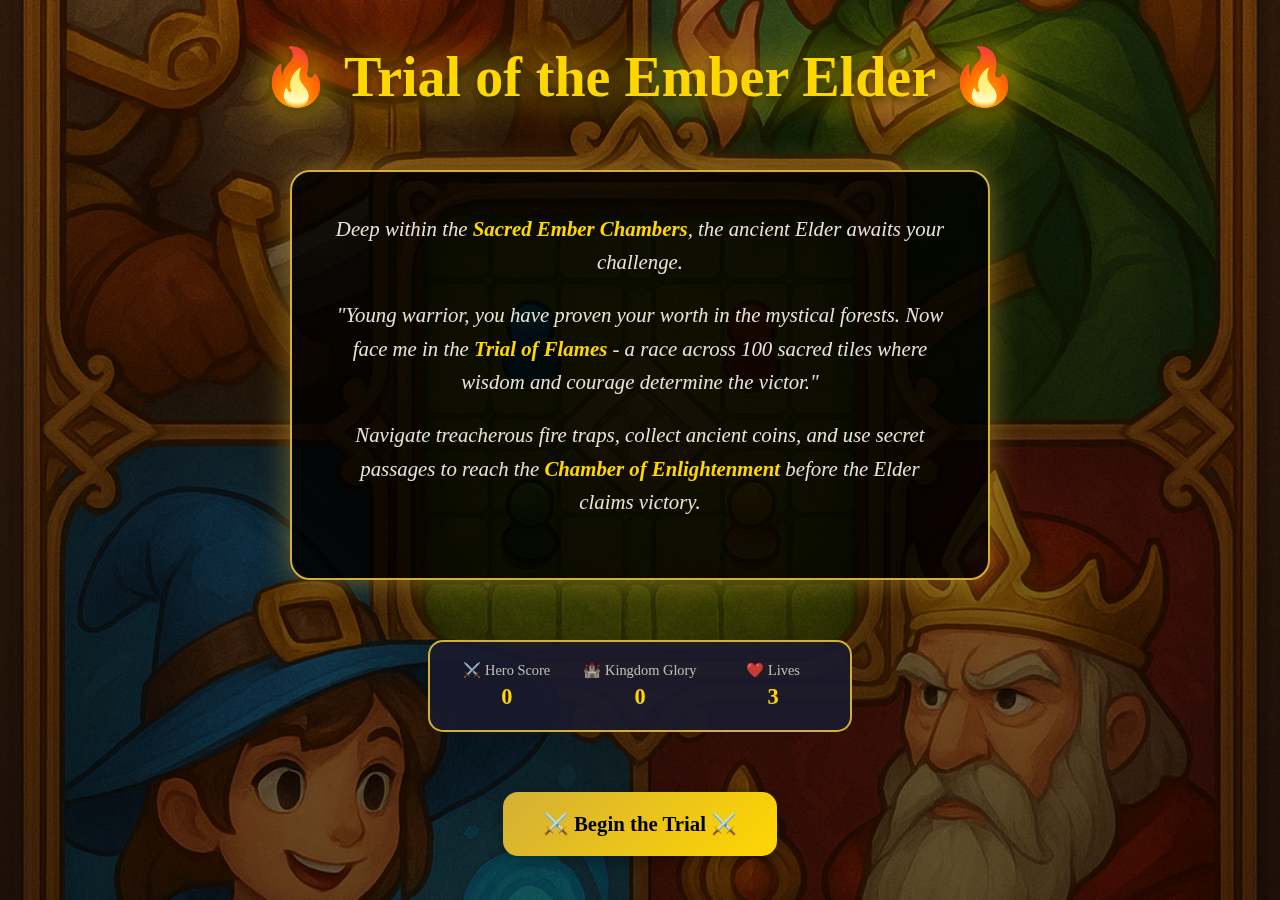
<file: level2.html>
<!DOCTYPE html>
<html lang="en">
<head>
    <meta charset="UTF-8">
    <meta name="viewport" content="width=device-width, initial-scale=1.0">
    <title>Level 2: Trial of the Ember Elder</title>
    <style>
        * {
            margin: 0;
            padding: 0;
            box-sizing: border-box;
        }

        body {
            font-family: 'Crimson Text', serif;
            background: linear-gradient(135deg, #0a0f1c, #1a1a2e, #16213e, #0f1419);
            background-size: 400% 400%;
            animation: gradientShift 8s ease-in-out infinite;
            color: #e8e3d3;
            min-height: 100vh;
            display: flex;
            flex-direction: column;
            align-items: center;
            justify-content: center;
        }

        @keyframes gradientShift {
            0%, 100% { background-position: 0% 50%; }
            50% { background-position: 100% 50%; }
        }

        .game-container {
            max-width: 1000px;
            margin: 0 auto;
            padding: 20px;
            text-align: center;
        }

        h1 {
            font-family: 'Cinzel', serif;
            font-size: 2.5em;
            color: #ffd700;
            text-shadow: 0 0 30px rgba(255, 215, 0, 0.8);
            margin-bottom: 20px;
        }

        .game-info {
            background: rgba(26, 26, 46, 0.9);
            border-radius: 15px;
            padding: 20px;
            margin-bottom: 20px;
            border: 2px solid #d4af37;
            display: grid;
            grid-template-columns: repeat(4, 1fr);
            gap: 15px;
        }

        .info-panel {
            background: rgba(212, 175, 55, 0.1);
            border-radius: 10px;
            padding: 15px;
            border: 1px solid #d4af37;
        }

        .info-label {
            font-size: 0.9em;
            opacity: 0.8;
            margin-bottom: 5px;
        }

        .info-value {
            font-size: 1.3em;
            font-weight: bold;
            color: #ffd700;
        }

        .forest-relic-panel {
            position: relative;
            overflow: hidden;
        }

        .forest-relic-panel.has-relic {
            background: rgba(50, 205, 50, 0.2);
            border-color: #32CD32;
            animation: relicGlow 2s ease-in-out infinite alternate;
        }

        @keyframes relicGlow {
            0% { box-shadow: 0 0 10px rgba(50, 205, 50, 0.3); }
            100% { box-shadow: 0 0 20px rgba(50, 205, 50, 0.6); }
        }

        .forest-relic-value {
            display: flex;
            align-items: center;
            justify-content: center;
            gap: 8px;
        }

        .relic-icon {
            font-size: 1.5em;
            filter: drop-shadow(0 0 5px rgba(255, 215, 0, 0.8));
            animation: starTwinkle 3s ease-in-out infinite;
        }

        .relic-icon.active {
            color: #32CD32;
            animation: starTwinkle 1.5s ease-in-out infinite, starSpin 4s linear infinite;
        }

        @keyframes starTwinkle {
            0%, 100% { opacity: 0.7; transform: scale(1); }
            50% { opacity: 1; transform: scale(1.1); }
        }

        @keyframes starSpin {
            0% { transform: rotate(0deg) scale(1); }
            25% { transform: rotate(90deg) scale(1.05); }
            50% { transform: rotate(180deg) scale(1); }
            75% { transform: rotate(270deg) scale(1.05); }
            100% { transform: rotate(360deg) scale(1); }
        }

        .relic-status {
            font-size: 0.9em;
        }

        .relic-status.found {
            color: #32CD32;
            font-weight: bold;
        }

        .game-board {
            display: grid;
            grid-template-columns: repeat(10, 1fr);
            gap: 4px;
            max-width: 700px;
            margin: 20px auto;
            padding: 20px;
            background: linear-gradient(135deg, #2F1B14, #1a0f0a);
            border-radius: 15px;
            border: 3px solid #d4af37;
            box-shadow: 0 0 30px rgba(212, 175, 55, 0.5);
        }

        .tile {
            width: 60px;
            height: 60px;
            border: 2px solid #8B4513;
            border-radius: 8px;
            display: flex;
            flex-direction: column;
            align-items: center;
            justify-content: center;
            font-size: 10px;
            font-weight: bold;
            position: relative;
            transition: all 0.3s ease;
            cursor: pointer;
        }

        .tile-number {
            font-size: 8px;
            margin-bottom: 2px;
        }

        .tile-icon {
            font-size: 16px;
        }

        .tile.normal {
            background: linear-gradient(135deg, #DEB887, #CD853F);
            color: #4A4A4A;
        }

        .tile.coin {
            background: linear-gradient(135deg, #FFD700, #FFA500);
            color: #8B4513;
            animation: coinShimmer 2s ease-in-out infinite alternate;
        }

        @keyframes coinShimmer {
            0% { box-shadow: 0 0 10px rgba(255, 215, 0, 0.5); }
            100% { box-shadow: 0 0 20px rgba(255, 215, 0, 0.8); }
        }

        .tile.fire {
            background: linear-gradient(135deg, #FF4500, #DC143C);
            color: white;
            animation: fireFlicker 1.5s ease-in-out infinite alternate;
        }

        @keyframes fireFlicker {
            0% { box-shadow: 0 0 15px rgba(255, 69, 0, 0.7); }
            100% { box-shadow: 0 0 25px rgba(255, 69, 0, 0.9); }
        }

        .tile.prison {
            background: linear-gradient(135deg, #696969, #2F2F2F);
            color: #C0C0C0;
        }

        .tile.secret-forward {
            background: linear-gradient(135deg, #32CD32, #228B22);
            color: white;
            animation: secretGlow 2s ease-in-out infinite alternate;
        }

        @keyframes secretGlow {
            0% { box-shadow: 0 0 10px rgba(50, 205, 50, 0.5); }
            100% { box-shadow: 0 0 18px rgba(50, 205, 50, 0.8); }
        }

        .tile.secret-backward {
            background: linear-gradient(135deg, #8B0000, #4B0000);
            color: white;
        }

        .tile.player {
            border: 3px solid #00FF00;
            box-shadow: 0 0 15px rgba(0, 255, 0, 0.8);
        }

        .tile.player {
            border: 3px solid #00FF00;
            box-shadow: 0 0 15px rgba(0, 255, 0, 0.8);
            position: relative;
        }

        .tile.player::after {
            content: '⚔️';
            position: absolute;
            top: -5px;
            right: -5px;
            font-size: 18px;
            background: linear-gradient(135deg, #00FF00, #32CD32);
            border-radius: 50%;
            width: 25px;
            height: 25px;
            display: flex;
            align-items: center;
            justify-content: center;
            border: 2px solid #fff;
            animation: swordPulse 1.5s ease-in-out infinite alternate;
        }

        @keyframes swordPulse {
            0% { transform: scale(1); }
            100% { transform: scale(1.1); }
        }

        .tile.elder {
            border: 3px solid #FF0000;
            box-shadow: 0 0 15px rgba(255, 0, 0, 0.8);
            position: relative;
        }

        .tile.elder::after {
            content: '🔥';
            position: absolute;
            top: -5px;
            right: -5px;
            font-size: 18px;
            background: linear-gradient(135deg, #FF0000, #FF4500);
            border-radius: 50%;
            width: 25px;
            height: 25px;
            display: flex;
            align-items: center;
            justify-content: center;
            border: 2px solid #fff;
            animation: fireFlame 1.2s ease-in-out infinite alternate;
        }

        @keyframes fireFlame {
            0% { transform: scale(1) rotate(-2deg); }
            100% { transform: scale(1.15) rotate(2deg); }
        }

        .dice-section {
            margin: 30px 0;
            padding: 30px;
            background: rgba(26, 26, 46, 0.6);
            border-radius: 20px;
            border: 2px solid rgba(212, 175, 55, 0.3);
            backdrop-filter: blur(10px);
            position: relative;
        }

        .dice-section::before {
            content: '';
            position: absolute;
            top: -2px;
            left: -2px;
            right: -2px;
            bottom: -2px;
            background: linear-gradient(45deg, transparent, rgba(212, 175, 55, 0.2), transparent);
            border-radius: 22px;
            z-index: -1;
            animation: borderGlow 3s ease-in-out infinite alternate;
        }

        @keyframes borderGlow {
            0% { opacity: 0.3; }
            100% { opacity: 0.8; }
        }

        .dice {
            width: 100px;
            height: 100px;
            background: linear-gradient(145deg, #fff 0%, #f0f0f0 25%, #e8e8e8 50%, #ddd 75%, #ccc 100%);
            border: 2px solid #999;
            border-radius: 20px;
            display: flex;
            align-items: center;
            justify-content: center;
            cursor: pointer;
            margin: 0 auto 20px;
            transition: all 0.3s ease;
            box-shadow: 
                0 8px 16px rgba(0, 0, 0, 0.2),
                inset 0 2px 4px rgba(255, 255, 255, 0.8),
                inset 0 -2px 4px rgba(0, 0, 0, 0.1);
            position: relative;
            transform-style: preserve-3d;
        }

        .dice::before {
            content: '';
            position: absolute;
            top: -4px;
            left: -4px;
            right: -4px;
            bottom: -4px;
            background: linear-gradient(45deg, #d4af37, #ffd700, #d4af37);
            border-radius: 24px;
            z-index: -1;
            opacity: 0;
            transition: opacity 0.3s ease;
        }

        .dice:hover {
            transform: scale(1.05) rotateX(5deg) rotateY(5deg);
            box-shadow: 
                0 12px 24px rgba(0, 0, 0, 0.3),
                inset 0 2px 6px rgba(255, 255, 255, 0.9),
                inset 0 -2px 6px rgba(0, 0, 0, 0.15);
        }

        .dice:hover::before {
            opacity: 1;
        }

        .dice:active {
            transform: scale(0.98) rotateX(2deg) rotateY(2deg);
            box-shadow: 
                0 4px 8px rgba(0, 0, 0, 0.3),
                inset 0 1px 3px rgba(255, 255, 255, 0.7),
                inset 0 -1px 3px rgba(0, 0, 0, 0.2);
        }

        .dice.rolling {
            animation: diceRoll3D 1.2s cubic-bezier(0.68, -0.55, 0.265, 1.55);
            pointer-events: none;
        }

        @keyframes diceRoll3D {
            0% { 
                transform: rotateX(0deg) rotateY(0deg) rotateZ(0deg) scale(1);
                box-shadow: 0 8px 16px rgba(0, 0, 0, 0.2);
            }
            25% { 
                transform: rotateX(180deg) rotateY(90deg) rotateZ(45deg) scale(1.1);
                box-shadow: 0 12px 24px rgba(0, 0, 0, 0.3);
            }
            50% { 
                transform: rotateX(360deg) rotateY(180deg) rotateZ(90deg) scale(1.2);
                box-shadow: 0 16px 32px rgba(0, 0, 0, 0.4);
            }
            75% { 
                transform: rotateX(540deg) rotateY(270deg) rotateZ(135deg) scale(1.1);
                box-shadow: 0 12px 24px rgba(0, 0, 0, 0.3);
            }
            100% { 
                transform: rotateX(720deg) rotateY(360deg) rotateZ(180deg) scale(1);
                box-shadow: 0 8px 16px rgba(0, 0, 0, 0.2);
            }
        }

        .dice-face {
            display: grid;
            grid-template-columns: repeat(3, 1fr);
            grid-template-rows: repeat(3, 1fr);
            gap: 4px;
            width: 80px;
            height: 80px;
            padding: 10px;
            border-radius: 16px;
            background: linear-gradient(145deg, #ffffff 0%, #f8f8f8 50%, #eeeeee 100%);
            box-shadow: inset 0 2px 4px rgba(255, 255, 255, 0.9), inset 0 -1px 2px rgba(0, 0, 0, 0.1);
        }

        .dice-dot {
            width: 12px;
            height: 12px;
            background: radial-gradient(circle, #1a1a1a 0%, #000 70%, #333 100%);
            border-radius: 50%;
            opacity: 0;
            transition: all 0.2s ease;
            box-shadow: 
                0 2px 4px rgba(0, 0, 0, 0.3),
                inset 0 1px 1px rgba(255, 255, 255, 0.2);
            transform: scale(0);
        }

        .dice-dot.active {
            opacity: 1;
            transform: scale(1);
        }

        .dice-dot:hover {
            transform: scale(1.1);
        }

        /* Dice face patterns */
        .dice-1 .dice-dot:nth-child(5) { opacity: 1; }
        
        .dice-2 .dice-dot:nth-child(1),
        .dice-2 .dice-dot:nth-child(9) { opacity: 1; }
        
        .dice-3 .dice-dot:nth-child(1),
        .dice-3 .dice-dot:nth-child(5),
        .dice-3 .dice-dot:nth-child(9) { opacity: 1; }
        
        .dice-4 .dice-dot:nth-child(1),
        .dice-4 .dice-dot:nth-child(3),
        .dice-4 .dice-dot:nth-child(7),
        .dice-4 .dice-dot:nth-child(9) { opacity: 1; }
        
        .dice-5 .dice-dot:nth-child(1),
        .dice-5 .dice-dot:nth-child(3),
        .dice-5 .dice-dot:nth-child(5),
        .dice-5 .dice-dot:nth-child(7),
        .dice-5 .dice-dot:nth-child(9) { opacity: 1; }
        
        .dice-6 .dice-dot:nth-child(1),
        .dice-6 .dice-dot:nth-child(3),
        .dice-6 .dice-dot:nth-child(4),
        .dice-6 .dice-dot:nth-child(6),
        .dice-6 .dice-dot:nth-child(7),
        .dice-6 .dice-dot:nth-child(9) { opacity: 1; }

        .dice-label {
            color: #d4af37;
            font-size: 1.2em;
            font-weight: bold;
            text-shadow: 0 2px 4px rgba(0, 0, 0, 0.5);
            margin-top: 15px;
            font-family: 'Cinzel', serif;
            letter-spacing: 1px;
        }

        .dice-status {
            font-size: 0.9em;
            color: #ffd700;
            margin-top: 10px;
            font-style: italic;
            opacity: 0.8;
        }

        .dice-disabled {
            opacity: 0.5;
            cursor: not-allowed !important;
            filter: grayscale(50%);
        }

        .dice-disabled:hover {
            transform: none !important;
            box-shadow: 0 8px 16px rgba(0, 0, 0, 0.2) !important;
        }

        .turn-indicator {
            background: rgba(212, 175, 55, 0.2);
            border-radius: 10px;
            padding: 15px;
            margin: 20px 0;
            border: 1px solid #d4af37;
            font-size: 1.2em;
            font-weight: bold;
        }

        .message {
            position: fixed;
            top: 50%;
            left: 50%;
            transform: translate(-50%, -50%);
            background: rgba(0, 0, 0, 0.9);
            color: #ffd700;
            padding: 20px 40px;
            border-radius: 10px;
            border: 2px solid #d4af37;
            font-size: 1.2em;
            font-weight: bold;
            z-index: 1000;
            animation: messageAppear 0.5s ease-out;
        }

        @keyframes messageAppear {
            0% { opacity: 0; transform: translate(-50%, -50%) scale(0.8); }
            100% { opacity: 1; transform: translate(-50%, -50%) scale(1); }
        }

        .victory-modal, .defeat-modal {
            position: fixed;
            top: 0;
            left: 0;
            width: 100%;
            height: 100%;
            background: rgba(0, 0, 0, 0.8);
            display: flex;
            align-items: center;
            justify-content: center;
            z-index: 2000;
        }

        .modal-content {
            background: linear-gradient(135deg, #1a1a2e, #16213e);
            border: 3px solid #d4af37;
            border-radius: 20px;
            padding: 40px;
            text-align: center;
            max-width: 500px;
            box-shadow: 0 0 50px rgba(212, 175, 55, 0.6);
        }

        .modal-title {
            font-size: 2em;
            color: #ffd700;
            margin-bottom: 20px;
        }

        .score-display {
            background: rgba(212, 175, 55, 0.1);
            border-radius: 10px;
            padding: 20px;
            margin: 20px 0;
            border: 1px solid #d4af37;
        }

        .score-item {
            display: flex;
            justify-content: space-between;
            margin: 10px 0;
            font-size: 1.1em;
        }

        .btn {
            background: linear-gradient(135deg, #d4af37, #ffd700);
            border: none;
            border-radius: 12px;
            padding: 15px 30px;
            font-family: 'Cinzel', serif;
            font-size: 1.1em;
            font-weight: 600;
            cursor: pointer;
            color: #000;
            margin: 10px;
            transition: all 0.3s ease;
        }

        .btn:hover {
            transform: translateY(-2px);
            box-shadow: 0 5px 15px rgba(212, 175, 55, 0.4);
        }

        .btn-secondary {
            background: linear-gradient(135deg, #666, #888);
            color: white;
        }

        .hidden {
            display: none;
        }

        /* Level 2 Starting Page Styles */
        .level2-start-page {
            position: fixed;
            top: 0;
            left: 0;
            width: 100%;
            height: 100vh;
            background: linear-gradient(rgba(0, 0, 0, 0.4), rgba(0, 0, 0, 0.6)), url('Trial with elders.png');
            background-size: cover;
            background-position: center;
            display: flex;
            flex-direction: column;
            align-items: center;
            justify-content: center;
            z-index: 3000;
            color: #e8e3d3;
            text-align: center;
            padding: 40px;
        }

        .start-page-title {
            font-family: 'Cinzel', serif;
            font-size: 3.5em;
            color: #ffd700;
            text-shadow: 0 0 40px rgba(255, 215, 0, 0.9), 0 4px 8px rgba(0, 0, 0, 0.8);
            margin-bottom: 30px;
            animation: titleGlow 3s ease-in-out infinite alternate;
        }

        @keyframes titleGlow {
            0% { text-shadow: 0 0 40px rgba(255, 215, 0, 0.9), 0 4px 8px rgba(0, 0, 0, 0.8); }
            100% { text-shadow: 0 0 60px rgba(255, 215, 0, 1), 0 4px 12px rgba(0, 0, 0, 0.9); }
        }

        .start-page-story {
            background: rgba(0, 0, 0, 0.8);
            border-radius: 20px;
            padding: 40px;
            margin: 30px 0;
            max-width: 700px;
            border: 2px solid #d4af37;
            box-shadow: 0 0 30px rgba(212, 175, 55, 0.5);
        }

        .story-text {
            font-size: 1.3em;
            line-height: 1.6;
            margin-bottom: 20px;
            font-style: italic;
            color: #e8e3d3;
        }

        .story-highlight {
            color: #ffd700;
            font-weight: bold;
        }

        .start-page-stats {
            background: rgba(26, 26, 46, 0.9);
            border-radius: 15px;
            padding: 20px;
            margin: 30px 0;
            border: 2px solid #d4af37;
            display: grid;
            grid-template-columns: repeat(3, 1fr);
            gap: 20px;
            max-width: 600px;
        }

        .stat-item {
            text-align: center;
        }

        .stat-label {
            font-size: 0.9em;
            opacity: 0.8;
            margin-bottom: 5px;
        }

        .stat-value {
            font-size: 1.4em;
            font-weight: bold;
            color: #ffd700;
        }

        .start-game-btn {
            background: linear-gradient(135deg, #d4af37, #ffd700);
            border: none;
            border-radius: 15px;
            padding: 20px 40px;
            font-family: 'Cinzel', serif;
            font-size: 1.3em;
            font-weight: 600;
            cursor: pointer;
            color: #000;
            margin-top: 30px;
            transition: all 0.3s ease;
            box-shadow: 0 5px 15px rgba(0, 0, 0, 0.3);
            animation: buttonPulse 2s ease-in-out infinite alternate;
        }

        @keyframes buttonPulse {
            0% { transform: scale(1); box-shadow: 0 5px 15px rgba(0, 0, 0, 0.3); }
            100% { transform: scale(1.05); box-shadow: 0 8px 25px rgba(212, 175, 55, 0.6); }
        }

        .start-game-btn:hover {
            transform: scale(1.1);
            box-shadow: 0 10px 30px rgba(212, 175, 55, 0.8);
        }

        .game-container {
            display: none;
        }

        .game-container.active {
            display: block;
        }
    </style>
</head>
<body>
    <!-- Level 2 Starting Page -->
    <div class="level2-start-page" id="level2-start-page">
        <h1 class="start-page-title">🔥 Trial of the Ember Elder 🔥</h1>
        
        <div class="start-page-story">
            <p class="story-text">
                Deep within the <span class="story-highlight">Sacred Ember Chambers</span>, the ancient Elder awaits your challenge.
            </p>
            <p class="story-text">
                "<em>Young warrior, you have proven your worth in the mystical forests. Now face me in the
                <span class="story-highlight">Trial of Flames</span> - a race across 100 sacred tiles where wisdom and courage determine the victor.</em>"
            </p>
            <p class="story-text">
                Navigate treacherous fire traps, collect ancient coins, and use secret passages to reach the <span class="story-highlight">Chamber of Enlightenment</span> before the Elder claims victory.
            </p>
        </div>

        <div class="start-page-stats" id="start-page-stats">
            <div class="stat-item">
                <div class="stat-label">⚔️ Hero Score</div>
                <div class="stat-value" id="start-hero-score">0</div>
            </div>
            <div class="stat-item">
                <div class="stat-label">🏰 Kingdom Glory</div>
                <div class="stat-value" id="start-kingdom-score">0</div>
            </div>
            <div class="stat-item">
                <div class="stat-label">❤️ Lives</div>
                <div class="stat-value" id="start-lives">3</div>
            </div>
        </div>

        <button class="start-game-btn" onclick="beginLevel2()">⚔️ Begin the Trial ⚔️</button>
    </div>

    <div class="game-container" id="game-container">
        <h1>🔥 Trial of the Ember Elder 🔥</h1>
        
        <!-- Game Info HUD -->
        <div class="game-info">
            <div class="info-panel">
                <div class="info-label">⚔️ Hero Score</div>
                <div class="info-value" id="player-score">0</div>
            </div>
            <div class="info-panel">
                <div class="info-label">🏰 Kingdom Glory</div>
                <div class="info-value" id="kingdom-score">0</div>
            </div>
            <div class="info-panel">
                <div class="info-label">❤️ Lives</div>
                <div class="info-value" id="player-lives">3</div>
            </div>
            <div class="info-panel forest-relic-panel">
                <div class="info-label">🌟 Forest Relic</div>
                <div class="info-value forest-relic-value" id="forest-relic">
                    <span class="relic-icon">⭐</span>
                    <span class="relic-status" id="relic-status">Not Found</span>
                </div>
            </div>
        </div>

        <!-- Turn Indicator -->
        <div class="turn-indicator" id="turn-indicator">
            ⚔️ Your Turn - Roll the Dice of Destiny!
        </div>

        <!-- Game Board -->
        <div class="game-board" id="game-board">
            <!-- 100 tiles will be generated here -->
        </div>

        <!-- Dice Section -->
        <div class="dice-section">
            <div class="dice" id="dice" onclick="rollDice()">
                <div class="dice-face dice-1" id="dice-face">
                    <div class="dice-dot"></div>
                    <div class="dice-dot"></div>
                    <div class="dice-dot"></div>
                    <div class="dice-dot"></div>
                    <div class="dice-dot"></div>
                    <div class="dice-dot"></div>
                    <div class="dice-dot"></div>
                    <div class="dice-dot"></div>
                    <div class="dice-dot"></div>
                </div>
            </div>
            <div class="dice-label" id="dice-label">🎲 Click to Roll the Sacred Dice 🎲</div>
            <div class="dice-status" id="dice-status">Ready to roll!</div>
        </div>
    </div>

    <!-- Victory Modal -->
    <div class="victory-modal hidden" id="victory-modal">
        <div class="modal-content">
            <h2 class="modal-title">🔥 The Elder's Sacred Blessing 🔥</h2>
            <p style="margin: 20px 0; font-style: italic;">
                "You have proven yourself worthy, brave soul. The flames of wisdom now burn within you."
            </p>
            <div class="score-display">
                <div class="score-item">
                    <span>⚔️ Hero Score:</span>
                    <span id="final-hero-score">0</span>
                </div>
                <div class="score-item">
                    <span>🏰 Kingdom Glory:</span>
                    <span id="final-kingdom-score">0</span>
                </div>
                <div class="score-item">
                    <span>🏆 Victory Bonus:</span>
                    <span>+2000</span>
                </div>
            </div>
            <button class="btn" onclick="proceedToLevel3()">🚀 Continue to Level 3</button>
            <button class="btn btn-secondary" onclick="restartLevel()">🔄 Play Again</button>
        </div>
    </div>

    <!-- Defeat Modal -->
    <div class="defeat-modal hidden" id="defeat-modal">
        <div class="modal-content">
            <h2 class="modal-title">⚔️ The Elder Prevails ⚔️</h2>
            <p style="margin: 20px 0;">
                The ancient wisdom remains guarded, but courage is never lost.
            </p>
            <div class="score-display">
                <div class="score-item">
                    <span>⚔️ Final Score:</span>
                    <span id="defeat-score">0</span>
                </div>
                <div class="score-item">
                    <span>❤️ Lives Remaining:</span>
                    <span id="lives-remaining">0</span>
                </div>
            </div>
            <button class="btn" onclick="restartLevel()">🔄 Try Again</button>
            <button class="btn btn-secondary" onclick="goBackToLevel1()">← Back to Level 1</button>
        </div>
    </div>

    <script>
        // Game state
        let gameState = {
            playerPosition: 0,
            elderPosition: 0,
            isPlayerTurn: true,
            gameActive: true,
            playerScore: 0,
            kingdomScore: 0,
            playerLives: 3,
            hasForestRelic: false,
            playerSkipNextTurn: false,
            elderSkipNextTurn: false
        };

        // Tile effects
        const TILE_EFFECTS = {
            NORMAL: 'normal',
            COIN: 'coin',
            FIRE: 'fire',
            PRISON: 'prison',
            SECRET_FORWARD: 'secret-forward',
            SECRET_BACKWARD: 'secret-backward'
        };

        // Load data from Level 1
        function loadGameData() {
            const savedScore = localStorage.getItem('azureon_score') || '0';
            const savedKingdom = localStorage.getItem('kingdomScore') || '0';
            const savedLives = localStorage.getItem('azureon_lives') || '3';
            const forestRelic = localStorage.getItem('azureon_forest_relic') === 'true';

            gameState.playerScore = parseInt(savedScore);
            gameState.kingdomScore = parseInt(savedKingdom);
            gameState.playerLives = parseInt(savedLives);
            gameState.hasForestRelic = forestRelic;

            // Apply forest relic bonus
            if (gameState.hasForestRelic) {
                gameState.playerScore += 1000;
                gameState.kingdomScore += 1000;
                showMessage('🌟 Forest Relic bonus: +1000 to both scores!');
            }

            updateDisplay();
            console.log('🎮 Game data loaded:', gameState);
        }

        // Generate 100 tiles with medium difficulty
        function generateTileEffects() {
            const effects = new Array(100).fill(TILE_EFFECTS.NORMAL);
            
            // Medium difficulty - balanced special tiles
            const specialTiles = [
                { positions: [8, 15, 24, 32, 41, 53, 62, 71, 84, 93], type: TILE_EFFECTS.COIN }, // 10 coin tiles
                { positions: [12, 23, 34, 45, 56, 67, 78, 89], type: TILE_EFFECTS.FIRE }, // 8 fire traps  
                { positions: [18, 37, 58, 76, 91], type: TILE_EFFECTS.PRISON }, // 5 prison tiles
                { positions: [29, 48, 73], type: TILE_EFFECTS.SECRET_FORWARD }, // 3 shortcuts
                { positions: [21, 44, 65, 87], type: TILE_EFFECTS.SECRET_BACKWARD } // 4 trap doors
            ];
            
            specialTiles.forEach(({ positions, type }) => {
                positions.forEach(pos => {
                    if (pos > 0 && pos < 99) { // Avoid start and end tiles
                        effects[pos] = type;
                    }
                });
            });
            
            return effects;
        }

        // Create game board
        function createGameBoard() {
            const board = document.getElementById('game-board');
            board.innerHTML = '';
            const tileEffects = generateTileEffects();
            
            for (let i = 0; i < 100; i++) {
                const tile = document.createElement('div');
                tile.className = `tile ${tileEffects[i]}`;
                tile.id = `tile-${i}`;
                
                const tileNumber = document.createElement('div');
                tileNumber.className = 'tile-number';
                tileNumber.textContent = i + 1;
                
                const tileIcon = document.createElement('div');
                tileIcon.className = 'tile-icon';
                
                // Set icons based on tile type
                switch (tileEffects[i]) {
                    case TILE_EFFECTS.COIN:
                        tileIcon.textContent = '🪙';
                        break;
                    case TILE_EFFECTS.FIRE:
                        tileIcon.textContent = '🔥';
                        break;
                    case TILE_EFFECTS.PRISON:
                        tileIcon.textContent = '⛓️';
                        break;
                    case TILE_EFFECTS.SECRET_FORWARD:
                        tileIcon.textContent = '⬆️';
                        break;
                    case TILE_EFFECTS.SECRET_BACKWARD:
                        tileIcon.textContent = '⬇️';
                        break;
                    default:
                        tileIcon.textContent = '';
                }
                
                tile.appendChild(tileNumber);
                tile.appendChild(tileIcon);
                board.appendChild(tile);
            }
            
            updatePlayerPositions();
        }

        // Show dice face based on roll
        function showDiceFace(roll) {
            const diceFace = document.getElementById('dice-face');
            diceFace.className = `dice-face dice-${roll}`;
        }

        // Update dice status display
        function updateDiceStatus(message) {
            document.getElementById('dice-status').textContent = message;
        }

        // Roll dice
        function rollDice() {
            if (!gameState.gameActive || !gameState.isPlayerTurn) return;
            
            const dice = document.getElementById('dice');
            dice.classList.add('rolling');
            dice.classList.add('dice-disabled');
            
            updateDiceStatus('Rolling the sacred dice...');
            
            setTimeout(() => {
                const roll = Math.floor(Math.random() * 6) + 1;
                showDiceFace(roll);
                dice.classList.remove('rolling');
                
                updateDiceStatus(`Rolled a ${roll}! Moving warrior...`);
                
                // Check if player should skip turn
                if (gameState.playerSkipNextTurn) {
                    gameState.playerSkipNextTurn = false;
                    showMessage('⛓️ You are imprisoned! Skipping your turn...');
                    updateDiceStatus('Imprisoned - turn skipped!');
                    setTimeout(() => {
                        gameState.isPlayerTurn = false;
                        elderTurn();
                    }, 1500);
                    return;
                }
                
                movePlayer(roll);
            }, 1200);
        }

        // Move player
        function movePlayer(steps) {
            gameState.playerPosition = Math.min(gameState.playerPosition + steps, 99);
            updatePlayerPositions();
            
            showMessage(`⚔️ Warrior moves ${steps} spaces!`);
            
            // Check tile effect
            setTimeout(() => {
                const tileEffect = document.getElementById(`tile-${gameState.playerPosition}`).classList[1];
                processTileEffect(tileEffect, 'player');
                
                // Check win condition
                if (gameState.playerPosition >= 99) {
                    playerWins();
                    return;
                }
                
                // Switch to elder turn after processing
                setTimeout(() => {
                    gameState.isPlayerTurn = false;
                    const dice = document.getElementById('dice');
                    dice.classList.add('dice-disabled');
                    updateDiceStatus('Elder\'s turn - please wait...');
                    elderTurn();
                }, 1000);
            }, 500);
        }

        // Elder turn
        function elderTurn() {
            if (!gameState.gameActive) return;
            
            document.getElementById('turn-indicator').textContent = '🔥 Elder is channeling ancient flames...';
            
            setTimeout(() => {
                // Check if elder should skip turn
                if (gameState.elderSkipNextTurn) {
                    gameState.elderSkipNextTurn = false;
                    showMessage('⛓️ Elder is imprisoned! Skipping turn...');
                    setTimeout(() => {
                        gameState.isPlayerTurn = true;
                        document.getElementById('turn-indicator').textContent = '⚔️ Your Turn - Roll the Dice of Destiny!';
                        const dice = document.getElementById('dice');
                        dice.classList.remove('dice-disabled');
                        updateDiceStatus('Ready to roll!');
                    }, 1500);
                    return;
                }
                
                const roll = Math.floor(Math.random() * 6) + 1;
                showMessage(`🔥 Elder rolls ${roll} and advances!`);
                
                gameState.elderPosition = Math.min(gameState.elderPosition + roll, 99);
                updatePlayerPositions();
                
                // Check tile effect for elder
                setTimeout(() => {
                    const tileEffect = document.getElementById(`tile-${gameState.elderPosition}`).classList[1];
                    processTileEffect(tileEffect, 'elder');
                    
                    // Check elder win condition
                    if (gameState.elderPosition >= 99) {
                        elderWins();
                        return;
                    }
                    
                    // Switch back to player turn
                    setTimeout(() => {
                        gameState.isPlayerTurn = true;
                        document.getElementById('turn-indicator').textContent = '⚔️ Your Turn - Roll the Dice of Destiny!';
                        const dice = document.getElementById('dice');
                        dice.classList.remove('dice-disabled');
                        updateDiceStatus('Ready to roll!');
                    }, 1000);
                }, 500);
            }, 1500);
        }

        // Process tile effects
        function processTileEffect(effect, player) {
            switch (effect) {
                case TILE_EFFECTS.COIN:
                    if (player === 'player') {
                        gameState.playerScore += 300;
                        gameState.kingdomScore += 300;
                        showMessage('🪙 Coin collected! +300 points to both scores!');
                        updateDisplay();
                    }
                    break;
                    
                case TILE_EFFECTS.FIRE:
                    if (player === 'player') {
                        gameState.playerScore = Math.max(0, gameState.playerScore - 150);
                        showMessage('🔥 Fire trap! -150 Hero points!');
                        updateDisplay();
                    }
                    break;
                    
                case TILE_EFFECTS.PRISON:
                    if (player === 'player') {
                        gameState.playerSkipNextTurn = true;
                        showMessage('⛓️ Imprisoned! You will skip your next turn!');
                    } else {
                        gameState.elderSkipNextTurn = true;
                    }
                    break;
                    
                case TILE_EFFECTS.SECRET_FORWARD:
                    const forwardJump = Math.floor(Math.random() * 8) + 5; // 5-12 spaces forward
                    if (player === 'player') {
                        gameState.playerPosition = Math.min(gameState.playerPosition + forwardJump, 99);
                        showMessage(`⬆️ Secret passage! Jumped forward ${forwardJump} spaces!`);
                    } else {
                        gameState.elderPosition = Math.min(gameState.elderPosition + forwardJump, 99);
                    }
                    updatePlayerPositions();
                    break;
                    
                case TILE_EFFECTS.SECRET_BACKWARD:
                    const backwardJump = Math.floor(Math.random() * 6) + 3; // 3-8 spaces backward
                    if (player === 'player') {
                        gameState.playerPosition = Math.max(gameState.playerPosition - backwardJump, 0);
                        showMessage(`⬇️ Trap door! Fell backward ${backwardJump} spaces!`);
                    } else {
                        gameState.elderPosition = Math.max(gameState.elderPosition - backwardJump, 0);
                    }
                    updatePlayerPositions();
                    break;
            }
        }

        // Update player positions on board
        function updatePlayerPositions() {
            // Clear previous positions
            document.querySelectorAll('.tile').forEach(tile => {
                tile.classList.remove('player', 'elder');
            });
            
            // Set current positions
            if (gameState.playerPosition < 100) {
                document.getElementById(`tile-${gameState.playerPosition}`).classList.add('player');
            }
            if (gameState.elderPosition < 100) {
                document.getElementById(`tile-${gameState.elderPosition}`).classList.add('elder');
            }
        }

        // Update display
        function updateDisplay() {
            document.getElementById('player-score').textContent = gameState.playerScore.toLocaleString();
            document.getElementById('kingdom-score').textContent = gameState.kingdomScore.toLocaleString();
            document.getElementById('player-lives').textContent = gameState.playerLives;
            
            // Enhanced Forest Relic display
            const relicPanel = document.querySelector('.forest-relic-panel');
            const relicIcon = document.querySelector('.relic-icon');
            const relicStatus = document.getElementById('relic-status');
            
            if (gameState.hasForestRelic) {
                relicPanel.classList.add('has-relic');
                relicIcon.classList.add('active');
                relicStatus.textContent = 'Obtained';
                relicStatus.classList.add('found');
            } else {
                relicPanel.classList.remove('has-relic');
                relicIcon.classList.remove('active');
                relicStatus.textContent = 'Not Found';
                relicStatus.classList.remove('found');
            }
        }

        // Show message
        function showMessage(text) {
            const message = document.createElement('div');
            message.className = 'message';
            message.textContent = text;
            document.body.appendChild(message);
            
            setTimeout(() => {
                document.body.removeChild(message);
            }, 2500);
        }

        // Player wins
        function playerWins() {
            gameState.gameActive = false;
            
            // Victory bonus
            gameState.playerScore += 2000;
            gameState.kingdomScore += 2000;
            
            // Save scores
            localStorage.setItem('azureon_score', gameState.playerScore.toString());
            localStorage.setItem('kingdomScore', gameState.kingdomScore.toString());
            localStorage.setItem('azureon_lives', gameState.playerLives.toString());
            
            // Show victory modal
            document.getElementById('final-hero-score').textContent = gameState.playerScore.toLocaleString();
            document.getElementById('final-kingdom-score').textContent = gameState.kingdomScore.toLocaleString();
            document.getElementById('victory-modal').classList.remove('hidden');
        }

        // Elder wins
        function elderWins() {
            gameState.gameActive = false;
            gameState.playerLives--;
            
            // Save remaining lives
            localStorage.setItem('azureon_lives', gameState.playerLives.toString());
            
            // Show defeat modal
            document.getElementById('defeat-score').textContent = gameState.playerScore.toLocaleString();
            document.getElementById('lives-remaining').textContent = gameState.playerLives;
            document.getElementById('defeat-modal').classList.remove('hidden');
        }

        // Navigation functions
        function proceedToLevel3() {
            // Pass game data to Level 3 starting page
            const params = new URLSearchParams({
                playerScore: gameState.playerScore,
                kingdomScore: gameState.kingdomScore,
                lives: gameState.lives,
                forestRelic: gameState.hasForestRelic,
                character: 'warrior'
            });
            window.location.href = `level3.html?${params.toString()}`;
        }

        function restartLevel() {
            location.reload();
        }

        function goBackToLevel1() {
            window.location.href = 'index.html';
        }

        // Begin Level 2 - Hide start page and show game
        function beginLevel2() {
            document.getElementById('level2-start-page').style.display = 'none';
            document.getElementById('game-container').classList.add('active');
            initGame();
        }

        // Initialize starting page
        function initStartPage() {
            const savedScore = localStorage.getItem('azureon_score') || '0';
            const savedKingdom = localStorage.getItem('kingdomScore') || '0';
            const savedLives = localStorage.getItem('azureon_lives') || '3';
            
            document.getElementById('start-hero-score').textContent = parseInt(savedScore).toLocaleString();
            document.getElementById('start-kingdom-score').textContent = parseInt(savedKingdom).toLocaleString();
            document.getElementById('start-lives').textContent = savedLives;
            
            console.log('🎮 Level 2 starting page initialized!');
        }

        // Initialize game
        function initGame() {
            loadGameData();
            createGameBoard();
            console.log('🎮 Level 2: Trial of the Ember Elder game started!');
        }

        // Start with the starting page when page loads
        window.addEventListener('load', initStartPage);
    </script>
</body>
</html>
</file>
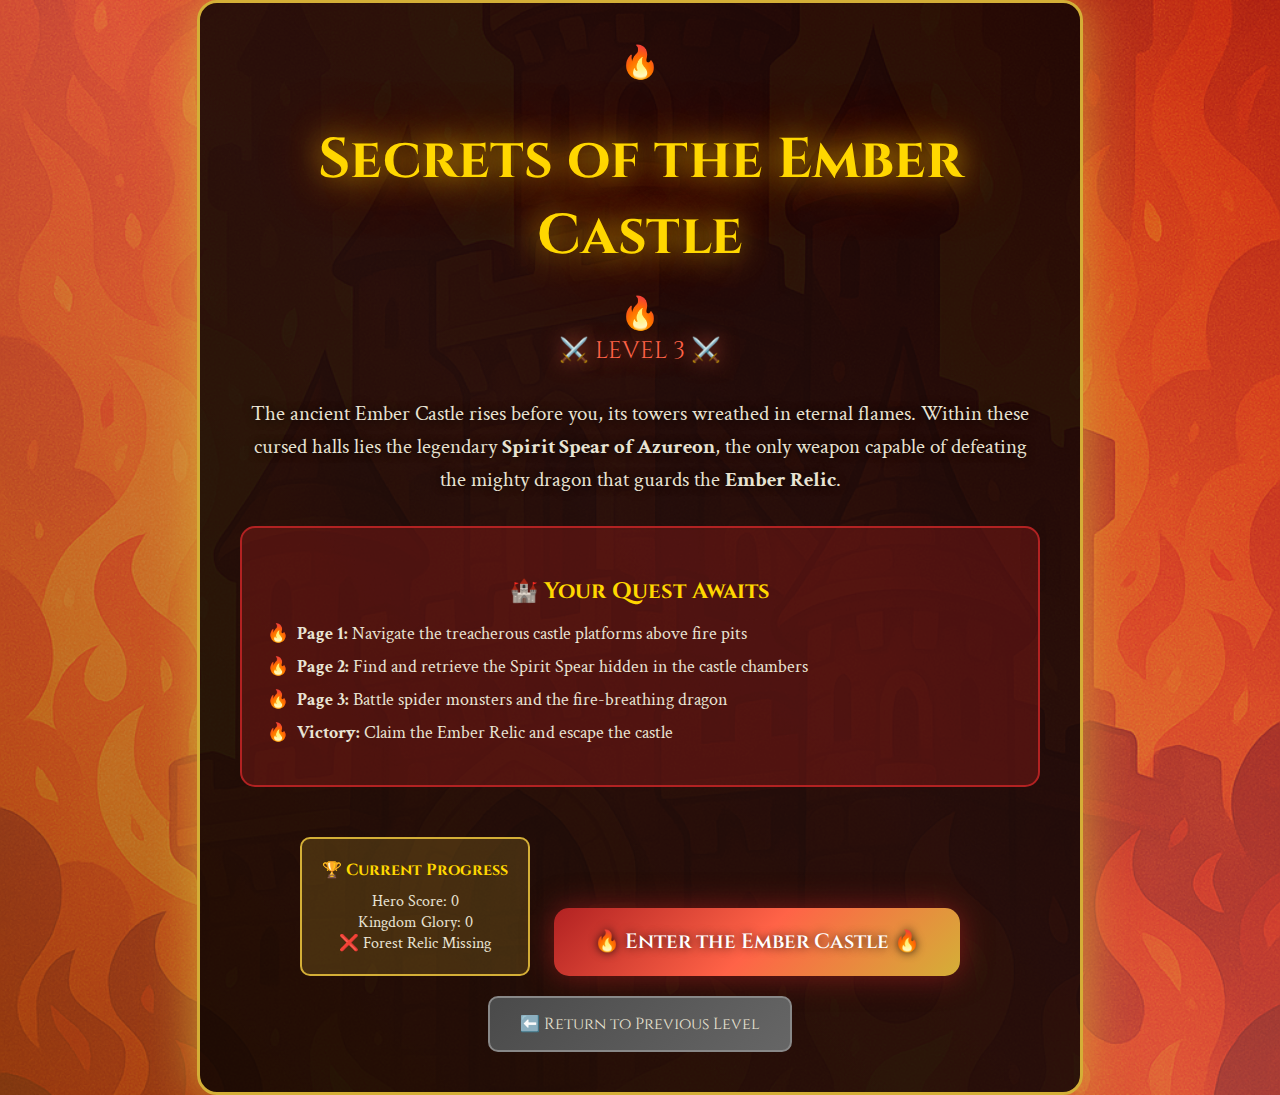
<file: level3.html>
<!DOCTYPE html>
<html lang="en">
<head>
    <meta charset="UTF-8">
    <meta name="viewport" content="width=device-width, initial-scale=1.0">
    <title>Secrets of the Ember Castle - Level 3</title>
    <link href="https://fonts.googleapis.com/css2?family=Cinzel:wght@400;600;700&family=Crimson+Text:ital,wght@0,400;0,600;1,400&display=swap" rel="stylesheet">
    <style>
        body {
            margin: 0;
            padding: 0;
            background: url('Secrets of Ember Castle.png') center/cover no-repeat fixed;
            min-height: 100vh;
            display: flex;
            flex-direction: column;
            justify-content: center;
            align-items: center;
            font-family: 'Crimson Text', serif;
            color: #e8e3d3;
            position: relative;
        }

        body::before {
            content: '';
            position: absolute;
            top: 0;
            left: 0;
            width: 100%;
            height: 100%;
            background: linear-gradient(45deg, rgba(139,69,19,0.7), rgba(205,92,92,0.6), rgba(178,34,34,0.5));
            z-index: 1;
        }

        .content {
            position: relative;
            z-index: 2;
            text-align: center;
            max-width: 800px;
            padding: 40px;
            background: rgba(0,0,0,0.8);
            border-radius: 20px;
            border: 3px solid #d4af37;
            box-shadow: 0 0 50px rgba(212, 175, 55, 0.8);
        }

        .game-title {
            font-family: 'Cinzel', serif;
            font-size: 3.5em;
            color: #ffd700;
            text-shadow: 0 0 30px rgba(255, 215, 0, 0.8), 0 0 60px rgba(255, 69, 0, 0.6);
            margin-bottom: 20px;
            animation: flameGlow 2s ease-in-out infinite alternate;
        }

        @keyframes flameGlow {
            0% { text-shadow: 0 0 30px rgba(255, 215, 0, 0.8), 0 0 60px rgba(255, 69, 0, 0.6); }
            100% { text-shadow: 0 0 40px rgba(255, 215, 0, 1), 0 0 80px rgba(255, 69, 0, 0.8); }
        }

        .level-indicator {
            font-family: 'Cinzel', serif;
            font-size: 1.5em;
            color: #ff6347;
            margin-bottom: 30px;
            text-shadow: 0 0 20px rgba(255, 99, 71, 0.7);
        }

        .story-text {
            font-size: 1.3em;
            line-height: 1.6;
            margin-bottom: 30px;
            color: #e8e3d3;
            text-shadow: 0 0 10px rgba(0,0,0,0.8);
        }

        .objectives {
            background: rgba(178, 34, 34, 0.3);
            border: 2px solid #b22222;
            border-radius: 15px;
            padding: 25px;
            margin: 30px 0;
            text-align: left;
        }

        .objectives h3 {
            font-family: 'Cinzel', serif;
            color: #ffd700;
            font-size: 1.4em;
            margin-bottom: 15px;
            text-align: center;
        }

        .objectives ul {
            list-style: none;
            padding: 0;
        }

        .objectives li {
            margin: 10px 0;
            padding-left: 30px;
            position: relative;
            font-size: 1.1em;
        }

        .objectives li::before {
            content: '🔥';
            position: absolute;
            left: 0;
            top: 0;
        }

        .score-display {
            background: rgba(212, 175, 55, 0.2);
            border: 2px solid #d4af37;
            border-radius: 10px;
            padding: 20px;
            margin: 20px 0;
            display: inline-block;
        }

        .score-display h4 {
            font-family: 'Cinzel', serif;
            color: #ffd700;
            margin: 0 0 10px 0;
        }

        .start-button {
            background: linear-gradient(135deg, #b22222, #ff6347, #d4af37);
            border: none;
            border-radius: 15px;
            padding: 20px 40px;
            font-family: 'Cinzel', serif;
            font-size: 1.3em;
            font-weight: 600;
            cursor: pointer;
            color: #fff;
            text-shadow: 0 0 10px rgba(0,0,0,0.8);
            box-shadow: 0 0 30px rgba(178, 34, 34, 0.6);
            transition: all 0.3s ease;
            margin: 20px;
        }

        .start-button:hover {
            transform: translateY(-3px);
            box-shadow: 0 0 40px rgba(178, 34, 34, 0.8);
            background: linear-gradient(135deg, #dc143c, #ff7f50, #ffd700);
        }

        .back-button {
            background: linear-gradient(135deg, #4a4a4a, #666);
            border: 2px solid #888;
            border-radius: 10px;
            padding: 15px 30px;
            font-family: 'Cinzel', serif;
            font-size: 1em;
            cursor: pointer;
            color: #e8e3d3;
            transition: all 0.3s ease;
        }

        .back-button:hover {
            background: linear-gradient(135deg, #666, #888);
            transform: translateY(-2px);
        }

        .flame-decoration {
            font-size: 2em;
            margin: 0 20px;
            animation: flicker 1.5s ease-in-out infinite alternate;
        }

        @keyframes flicker {
            0% { opacity: 0.8; transform: scale(1); }
            100% { opacity: 1; transform: scale(1.1); }
        }
    </style>
</head>
<body>
    <div class="content">
        <div class="flame-decoration">🔥</div>
        <h1 class="game-title">Secrets of the Ember Castle</h1>
        <div class="flame-decoration">🔥</div>
        
        <div class="level-indicator">⚔️ LEVEL 3 ⚔️</div>
        
        <div class="story-text">
            The ancient Ember Castle rises before you, its towers wreathed in eternal flames. 
            Within these cursed halls lies the legendary <strong>Spirit Spear of Azureon</strong>, 
            the only weapon capable of defeating the mighty dragon that guards the <strong>Ember Relic</strong>.
        </div>

        <div class="objectives">
            <h3>🏰 Your Quest Awaits</h3>
            <ul>
                <li><strong>Page 1:</strong> Navigate the treacherous castle platforms above fire pits</li>
                <li><strong>Page 2:</strong> Find and retrieve the Spirit Spear hidden in the castle chambers</li>
                <li><strong>Page 3:</strong> Battle spider monsters and the fire-breathing dragon</li>
                <li><strong>Victory:</strong> Claim the Ember Relic and escape the castle</li>
            </ul>
        </div>

        <div class="score-display" id="scoreDisplay">
            <h4>🏆 Current Progress</h4>
            <div id="heroScore">Hero Score: Loading...</div>
            <div id="kingdomScore">Kingdom Glory: Loading...</div>
            <div id="forestRelicStatus">🌟 Forest Relic Status: Loading...</div>
        </div>

        <button class="start-button" onclick="startLevel3()">
            🔥 Enter the Ember Castle 🔥
        </button>
        
        <br>
        
        <button class="back-button" onclick="goBack()">
            ⬅️ Return to Previous Level
        </button>
    </div>

    <script>
        // Game data from previous levels
        let gameData = {
            playerScore: 0,
            kingdomScore: 0,
            lives: 3,
            hasForestRelic: false,
            character: 'warrior'
        };

        // Load saved scores from previous levels
        function loadScores() {
            // Get URL parameters from Level 2
            const urlParams = new URLSearchParams(window.location.search);
            
            // Load from URL parameters or localStorage as fallback
            gameData.playerScore = parseInt(urlParams.get('playerScore')) || parseInt(localStorage.getItem('azureon_score') || '0');
            gameData.kingdomScore = parseInt(urlParams.get('kingdomScore')) || parseInt(localStorage.getItem('kingdomScore') || '0');
            gameData.lives = parseInt(urlParams.get('lives')) || 3;
            gameData.hasForestRelic = urlParams.get('forestRelic') === 'true' || localStorage.getItem('azureon_forest_relic') === 'true';
            gameData.character = urlParams.get('character') || 'warrior';
            
            // Update display
            document.getElementById('heroScore').textContent = `Hero Score: ${gameData.playerScore.toLocaleString()}`;
            document.getElementById('kingdomScore').textContent = `Kingdom Glory: ${gameData.kingdomScore.toLocaleString()}`;
            
            // Show forest relic status
            const relicStatus = gameData.hasForestRelic ? '🌟 Forest Relic Obtained!' : '❌ Forest Relic Missing';
            if (document.getElementById('forestRelicStatus')) {
                document.getElementById('forestRelicStatus').textContent = relicStatus;
            }
            
            console.log('Level 3 Data Loaded:', gameData);
        }

        function startLevel3() {
            // Pass all game data to Level 3 game
            const params = new URLSearchParams({
                playerScore: gameData.playerScore,
                kingdomScore: gameData.kingdomScore,
                lives: gameData.lives,
                forestRelic: gameData.hasForestRelic,
                character: gameData.character
            });
            window.location.href = `level3_game.html?${params.toString()}`;
        }

        function goBack() {
            // Return to Level 2
            window.location.href = 'level2.html';
        }

        // Initialize when page loads
        window.addEventListener('load', loadScores);
    </script>
</body>
</html>
</file>
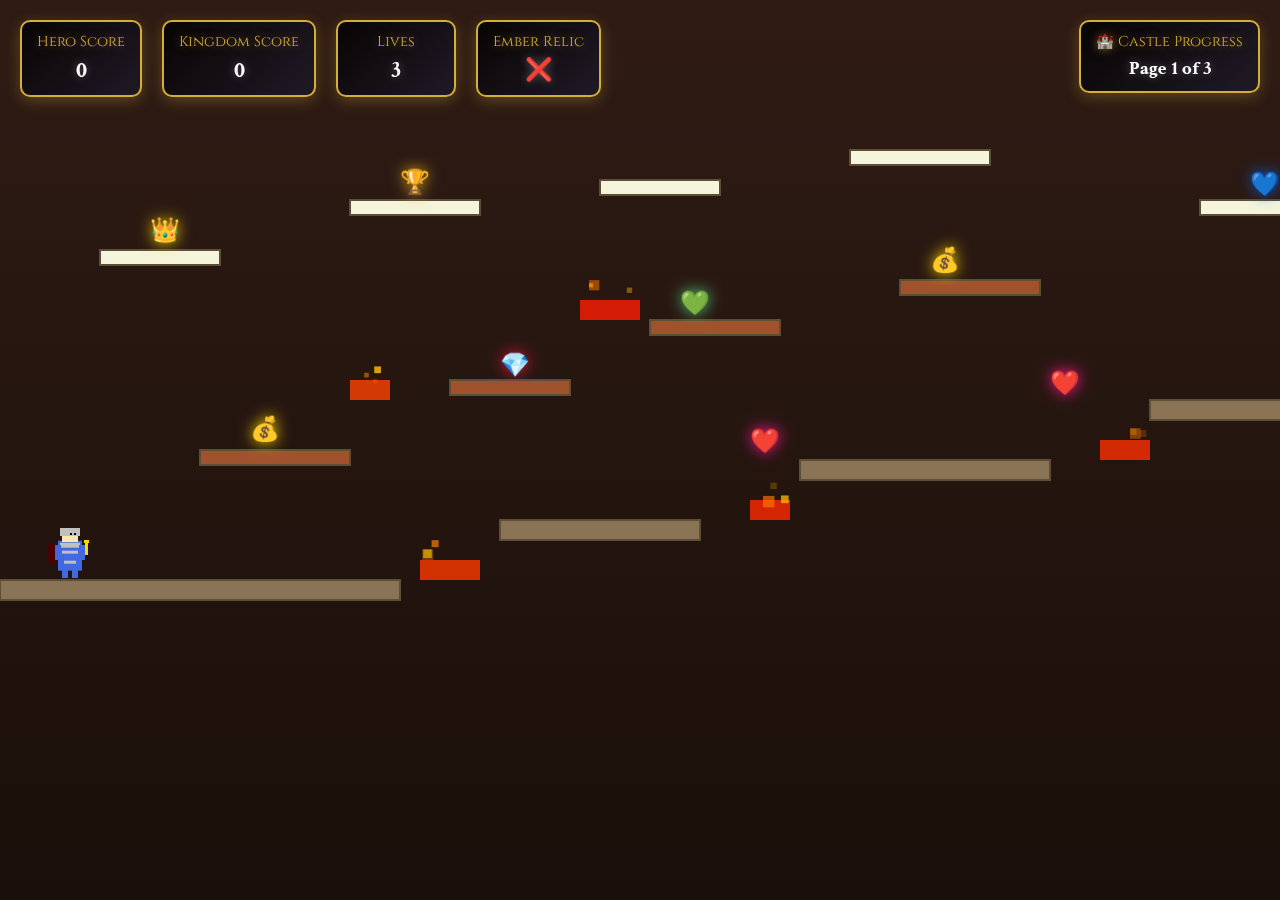
<file: level3_game.html>
<!DOCTYPE html>
<html lang="en">
<head>
    <meta charset="UTF-8">
    <meta name="viewport" content="width=device-width, initial-scale=1.0">
    <title>Level 3: Ember Castle - Platformer Game</title>
    <link href="https://fonts.googleapis.com/css2?family=Cinzel:wght@400;600;700&family=Crimson+Text:ital,wght@0,400;0,600;1,400&display=swap" rel="stylesheet">
    <style>
        /* ===============================================
           GLOBAL STYLES & RESET
        =============================================== */
        * {
            margin: 0;
            padding: 0;
            box-sizing: border-box;
        }

        body {
            font-family: 'Crimson Text', serif;
            background: linear-gradient(135deg, #1a0f0a, #2F1B14, #3a1f1a);
            color: #e8e3d3;
            overflow: hidden;
            height: 100vh;
        }

        /* ===============================================
           GAME CANVAS & CONTAINER
        =============================================== */
        #gameCanvas {
            position: fixed;
            top: 0;
            left: 0;
            width: 100vw;
            height: 100vh;
            background: linear-gradient(to bottom, #2F1B14, #1a0f0a);
            cursor: crosshair;
            z-index: 1;
        }

        /* ===============================================
           GAME HUD - Level 1 Style
        =============================================== */
        .game-hud {
            position: fixed;
            top: 20px;
            left: 20px;
            z-index: 100;
            display: flex;
            gap: 20px;
            pointer-events: none;
        }

        .hud-panel {
            background: linear-gradient(135deg, rgba(0, 0, 0, 0.8), rgba(26, 26, 46, 0.7));
            border: 2px solid #d4af37;
            border-radius: 10px;
            padding: 10px 15px;
            min-width: 120px;
            text-align: center;
            box-shadow: 0 4px 15px rgba(212, 175, 55, 0.3);
        }

        .hud-label {
            font-family: 'Cinzel', serif;
            font-size: 0.9em;
            color: #d4af37;
            margin-bottom: 5px;
            text-shadow: 0 0 10px rgba(212, 175, 55, 0.5);
        }

        .hud-value {
            font-size: 1.4em;
            font-weight: bold;
            color: #fff;
            text-shadow: 0 0 10px rgba(255, 255, 255, 0.3);
        }

        /* ===============================================
           PAGE PROGRESS INDICATOR
        =============================================== */
        .page-indicator {
            position: fixed;
            top: 20px;
            right: 20px;
            z-index: 100;
            background: linear-gradient(135deg, rgba(0, 0, 0, 0.8), rgba(26, 26, 46, 0.7));
            border: 2px solid #d4af37;
            border-radius: 10px;
            padding: 10px 15px;
            text-align: center;
            box-shadow: 0 4px 15px rgba(212, 175, 55, 0.3);
        }

        .page-indicator .hud-label {
            font-family: 'Cinzel', serif;
            font-size: 0.9em;
            color: #d4af37;
            margin-bottom: 5px;
        }

        .page-indicator .hud-value {
            font-size: 1.2em;
            font-weight: bold;
            color: #fff;
        }

        /* ===============================================
           VICTORY SCREEN
        =============================================== */
        .victory-screen {
            position: fixed;
            top: 0;
            left: 0;
            width: 100vw;
            height: 100vh;
            background: linear-gradient(135deg, rgba(139, 0, 0, 0.9), rgba(255, 69, 0, 0.8));
            display: flex;
            align-items: center;
            justify-content: center;
            z-index: 1000;
            opacity: 0;
            pointer-events: none;
            transition: opacity 0.8s ease-in-out;
        }

        .victory-screen.active {
            opacity: 1;
            pointer-events: all;
        }

        .victory-content {
            text-align: center;
            background: linear-gradient(135deg, rgba(0, 0, 0, 0.9), rgba(26, 26, 46, 0.8));
            border: 3px solid #d4af37;
            border-radius: 20px;
            padding: 40px;
            max-width: 600px;
            box-shadow: 0 0 50px rgba(212, 175, 55, 0.8);
        }

        .victory-title {
            font-family: 'Cinzel', serif;
            font-size: 3em;
            color: #ffd700;
            margin-bottom: 20px;
            text-shadow: 0 0 30px rgba(255, 215, 0, 0.8);
            animation: victoryGlow 2s ease-in-out infinite alternate;
        }

        @keyframes victoryGlow {
            0% { text-shadow: 0 0 30px rgba(255, 215, 0, 0.8); }
            100% { text-shadow: 0 0 50px rgba(255, 215, 0, 1), 0 0 70px rgba(255, 69, 0, 0.8); }
        }

        .victory-message {
            font-size: 1.2em;
            margin-bottom: 30px;
            line-height: 1.6;
            color: #e8e3d3;
        }

        .btn-epic {
            background: linear-gradient(135deg, #8B0000, #FF4500, #FFD700);
            border: 2px solid #d4af37;
            border-radius: 10px;
            padding: 15px 30px;
            font-family: 'Cinzel', serif;
            font-size: 1.2em;
            font-weight: 600;
            color: #fff;
            cursor: pointer;
            margin: 10px;
            transition: all 0.3s ease;
            text-shadow: 0 0 10px rgba(0, 0, 0, 0.8);
            box-shadow: 0 4px 15px rgba(212, 175, 55, 0.4);
        }

        .btn-epic:hover {
            transform: translateY(-3px);
            box-shadow: 0 8px 25px rgba(212, 175, 55, 0.6);
            background: linear-gradient(135deg, #FF4500, #FFD700, #FFA500);
        }

        /* ===============================================
           DEBUG PANEL
        =============================================== */
        .debug-panel {
            position: fixed;
            bottom: 20px;
            left: 20px;
            z-index: 200;
            background: rgba(0, 0, 0, 0.8);
            border: 1px solid #d4af37;
            border-radius: 5px;
            padding: 10px;
            font-size: 0.8em;
            color: #d4af37;
            display: none;
        }

        .debug-panel.active {
            display: block;
        }
    </style>
</head>
<body>
    <!-- Game Canvas -->
    <canvas id="gameCanvas"></canvas>
    
    <!-- Game HUD - Level 1 Style -->
    <div class="game-hud">
        <div class="hud-panel">
            <div class="hud-label">Hero Score</div>
            <div class="hud-value" id="heroScore">0</div>
        </div>
        <div class="hud-panel">
            <div class="hud-label">Kingdom Score</div>
            <div class="hud-value" id="kingdomScore">0</div>
        </div>
        <div class="hud-panel">
            <div class="hud-label">Lives</div>
            <div class="hud-value" id="livesCount">3 <span id="forestRelicStar" style="display: none;">⭐</span></div>
        </div>
        <div class="hud-panel">
            <div class="hud-label">Ember Relic</div>
            <div class="hud-value" id="emberRelic">❌</div>
        </div>
    </div>

    <!-- Page Progress Indicator -->
    <div class="page-indicator">
        <div class="hud-label">🏰 Castle Progress</div>
        <div class="hud-value" id="pageProgress">Page 1 of 3</div>
    </div>

    <!-- Victory Screen -->
    <div class="victory-screen" id="victoryScreen">
        <div class="victory-content">
            <div class="victory-title">🏆 Castle Conquered! 🏆</div>
            <div class="victory-message">
                You have successfully navigated the treacherous Ember Castle, claimed the legendary Spirit Spear,
                defeated the ancient dragon, and obtained the powerful Ember Relic!
                <br><br>
                <strong>🎯 Final Score:</strong> <span id="finalScore">0</span><br>
                <strong>👑 Kingdom Glory:</strong> <span id="finalKingdomScore">0</span><br>
                <strong>🔥 Ember Relic:</strong> <span id="finalEmberRelic">Obtained</span>
            </div>
            <button class="btn-epic" onclick="continueToLevel4()">🌟 Continue to Level 4</button>
            <button class="btn-epic" onclick="returnToMenu()">🏠 Return to Main Menu</button>
            <button class="btn-epic" onclick="restartLevel()">🔄 Play Again</button>
        </div>
    </div>

    <!-- Debug Panel -->
    <div class="debug-panel" id="debugPanel">
        <div>Position: <span id="debugPos">0, 0</span></div>
        <div>Page: <span id="debugPage">1</span></div>
        <div>Collectibles: <span id="debugCollectibles">0</span></div>
        <div>Has Spirit Spear: <span id="debugSpear">No</span></div>
    </div>

    <script>
        // ===============================================
        // GAME VARIABLES & INITIALIZATION
        // ===============================================
        let canvas = document.getElementById('gameCanvas');
        let ctx = canvas.getContext('2d');

        // Set canvas size
        canvas.width = window.innerWidth;
        canvas.height = window.innerHeight;

        // Game state
        let castleGame = {
            player: { 
                x: 50, y: 525, width: 40, height: 55, vx: 0, vy: 0, grounded: false, 
                facingRight: true, direction: 1, animFrame: 0, state: 'idle',
                attacking: false, invulnerable: false,
                baseColor: '#4169E1', // Blue for Kael, can be loaded from character selection
                armorColor: '#C0C0C0',
                weaponColor: '#FFD700'
            },
            camera: { x: 0, y: 0 },
            currentPage: 1,
            score: 0,
            kingdomScore: 0,
            lives: 3,
            hasSpritSpear: false,
            hasEmberRelic: false,
            collectibleCount: 0,
            platforms: [],
            collectibles: [],
            firePits: [],
            enemies: [],
            fireballs: [], // Dragon fire attacks
            exitPortal: null, // Completion portal
            keys: {},
            debugMode: false
        };

        // Physics constants
        const GRAVITY = 0.8;
        const JUMP_FORCE = -15;
        const PLAYER_SPEED = 5;
        const PAGE_WIDTH = 1600;

        // Load scores and character from previous levels
        function loadScores() {
            // Get URL parameters first, fallback to localStorage
            const urlParams = new URLSearchParams(window.location.search);
            
            castleGame.score = parseInt(urlParams.get('playerScore')) || parseInt(localStorage.getItem('azureon_score') || '0');
            castleGame.kingdomScore = parseInt(urlParams.get('kingdomScore')) || parseInt(localStorage.getItem('kingdomScore') || '0');
            castleGame.lives = parseInt(urlParams.get('lives')) || parseInt(localStorage.getItem('playerLives') || '3');
            castleGame.hasForestRelic = urlParams.get('forestRelic') === 'true' || localStorage.getItem('azureon_forest_relic') === 'true';
            
            console.log('🔮 Level 3 Game Data Loaded:');
            console.log('Forest Relic:', castleGame.hasForestRelic);
            console.log('Score:', castleGame.score);
            console.log('Lives:', castleGame.lives);
            
            const selectedCharacter = localStorage.getItem('selectedCharacter') || 'kael';
            
            // Set character appearance based on selection
            castleGame.player.baseColor = selectedCharacter === 'kael' ? '#4169E1' : '#DC143C';
            castleGame.player.armorColor = '#C0C0C0';
            castleGame.player.weaponColor = '#FFD700';
            
            updateHUD();
        }

        // ===============================================
        // LEVEL CREATION - Castle Themed
        // ===============================================
        function createCastlePage1() {
            const pageOffset = 0;
            
            // Castle platforms with stone texture
            const page1Platforms = [
                // Ground level
                { x: pageOffset + 0, y: 580, width: 400, height: 20, type: 'stone' },
                { x: pageOffset + 500, y: 520, width: 200, height: 20, type: 'stone' },
                { x: pageOffset + 800, y: 460, width: 250, height: 20, type: 'stone' },
                { x: pageOffset + 1150, y: 400, width: 200, height: 20, type: 'stone' },
                { x: pageOffset + 1400, y: 340, width: 200, height: 20, type: 'stone' },
                
                // Mid-level platforms
                { x: pageOffset + 200, y: 450, width: 150, height: 15, type: 'brick' },
                { x: pageOffset + 450, y: 380, width: 120, height: 15, type: 'brick' },
                { x: pageOffset + 650, y: 320, width: 130, height: 15, type: 'brick' },
                { x: pageOffset + 900, y: 280, width: 140, height: 15, type: 'brick' },
                
                // High platforms
                { x: pageOffset + 100, y: 250, width: 120, height: 15, type: 'marble' },
                { x: pageOffset + 350, y: 200, width: 130, height: 15, type: 'marble' },
                { x: pageOffset + 600, y: 180, width: 120, height: 15, type: 'marble' },
                { x: pageOffset + 850, y: 150, width: 140, height: 15, type: 'marble' },
                { x: pageOffset + 1200, y: 200, width: 150, height: 15, type: 'marble' }
            ];
            
            // Collectibles - gold coins, gems, castle treasures, and health potions
            const page1Collectibles = [
                { x: pageOffset + 250, y: 420, type: 'gold', value: 100 },
                { x: pageOffset + 500, y: 350, type: 'ruby', value: 200 },
                { x: pageOffset + 680, y: 290, type: 'emerald', value: 150 },
                { x: pageOffset + 930, y: 250, type: 'gold', value: 100 },
                { x: pageOffset + 1250, y: 170, type: 'sapphire', value: 300 },
                { x: pageOffset + 150, y: 220, type: 'crown', value: 500 },
                { x: pageOffset + 400, y: 170, type: 'chalice', value: 400 },
                { x: pageOffset + 1300, y: 170, type: 'scepter', value: 600 },
                
                // Health potions for extra lives
                { x: pageOffset + 750, y: 430, type: 'health', value: 0 },
                { x: pageOffset + 1050, y: 370, type: 'health', value: 0 }
            ];
            
            // Fire pits - castle dangers
            const page1FirePits = [
                { x: pageOffset + 420, y: 560, width: 60, height: 20 },
                { x: pageOffset + 750, y: 500, width: 40, height: 20 },
                { x: pageOffset + 1100, y: 440, width: 50, height: 20 },
                { x: pageOffset + 350, y: 380, width: 40, height: 20 },
                { x: pageOffset + 580, y: 300, width: 60, height: 20 }
            ];
            
            return { platforms: page1Platforms, collectibles: page1Collectibles, firePits: page1FirePits };
        }

        function createCastlePage2() {
            const pageOffset = PAGE_WIDTH;
            
            // Spirit Spear chamber platforms
            const page2Platforms = [
                // Main chamber floor
                { x: pageOffset + 0, y: 550, width: 600, height: 30, type: 'ancient' },
                { x: pageOffset + 700, y: 480, width: 300, height: 20, type: 'ancient' },
                { x: pageOffset + 1100, y: 420, width: 500, height: 30, type: 'ancient' },
                
                // Chamber steps
                { x: pageOffset + 200, y: 450, width: 100, height: 20, type: 'marble' },
                { x: pageOffset + 350, y: 400, width: 100, height: 20, type: 'marble' },
                { x: pageOffset + 500, y: 350, width: 100, height: 20, type: 'marble' },
                { x: pageOffset + 650, y: 300, width: 100, height: 20, type: 'marble' },
                
                // Spirit Spear altar
                { x: pageOffset + 750, y: 250, width: 200, height: 30, type: 'altar' },
                
                // Upper walkways
                { x: pageOffset + 1050, y: 300, width: 150, height: 15, type: 'bridge' },
                { x: pageOffset + 1250, y: 250, width: 120, height: 15, type: 'bridge' },
                { x: pageOffset + 1400, y: 200, width: 200, height: 20, type: 'ancient' }
            ];
            
            // Page 2 collectibles including Spirit Spear
            const page2Collectibles = [
                { x: pageOffset + 250, y: 420, type: 'gold', value: 150 },
                { x: pageOffset + 400, y: 370, type: 'diamond', value: 400 },
                { x: pageOffset + 550, y: 320, type: 'gold', value: 150 },
                { x: pageOffset + 850, y: 200, type: 'spiritspear', value: 1000 }, // THE SPIRIT SPEAR!
                { x: pageOffset + 1100, y: 270, type: 'ruby', value: 200 },
                { x: pageOffset + 1300, y: 220, type: 'emerald', value: 150 },
                { x: pageOffset + 1450, y: 170, type: 'treasure', value: 500 },
                
                // Health potions for extra lives
                { x: pageOffset + 150, y: 520, type: 'health', value: 0 },
                { x: pageOffset + 1200, y: 390, type: 'health', value: 0 }
            ];
            
            // Chamber fire pits
            const page2FirePits = [
                { x: pageOffset + 620, y: 530, width: 70, height: 20 },
                { x: pageOffset + 1050, y: 460, width: 40, height: 20 },
                { x: pageOffset + 300, y: 380, width: 40, height: 20 },
                { x: pageOffset + 450, y: 330, width: 40, height: 20 },
                { x: pageOffset + 1200, y: 400, width: 40, height: 20 }
            ];
            
            return { platforms: page2Platforms, collectibles: page2Collectibles, firePits: page2FirePits };
        }

        function createCastlePage3() {
            const pageOffset = PAGE_WIDTH * 2;
            
            // Dragon lair platforms
            const page3Platforms = [
                // Dragon chamber floor
                { x: pageOffset + 0, y: 580, width: 800, height: 20, type: 'lava' },
                { x: pageOffset + 900, y: 520, width: 700, height: 30, type: 'lava' },
                
                // Battle platforms
                { x: pageOffset + 150, y: 450, width: 120, height: 15, type: 'obsidian' },
                { x: pageOffset + 350, y: 400, width: 130, height: 15, type: 'obsidian' },
                { x: pageOffset + 550, y: 350, width: 140, height: 15, type: 'obsidian' },
                { x: pageOffset + 750, y: 300, width: 120, height: 15, type: 'obsidian' },
                
                // Dragon perch
                { x: pageOffset + 1000, y: 250, width: 300, height: 40, type: 'dragonstone' },
                
                // Ember Relic altar
                { x: pageOffset + 1400, y: 350, width: 200, height: 30, type: 'relic' }
            ];
            
            // Page 3 collectibles (Ember Relic will be added after dragon defeat)
            const page3Collectibles = [
                { x: pageOffset + 200, y: 420, type: 'gold', value: 200 },
                { x: pageOffset + 400, y: 370, type: 'platinum', value: 500 },
                { x: pageOffset + 600, y: 320, type: 'diamond', value: 400 },
                { x: pageOffset + 800, y: 270, type: 'treasure', value: 600 },
                // EMBER RELIC REMOVED - will spawn after dragon defeat
                
                // Health potions for final battle
                { x: pageOffset + 100, y: 550, type: 'health', value: 0 },
                { x: pageOffset + 900, y: 480, type: 'health', value: 0 },
                { x: pageOffset + 1350, y: 320, type: 'health', value: 0 }
            ];
            
            // Dragon lair fire pits
            const page3FirePits = [
                { x: pageOffset + 820, y: 560, width: 80, height: 20 },
                { x: pageOffset + 100, y: 430, width: 40, height: 20 },
                { x: pageOffset + 300, y: 380, width: 40, height: 20 },
                { x: pageOffset + 500, y: 330, width: 40, height: 20 },
                { x: pageOffset + 950, y: 500, width: 60, height: 20 },
                { x: pageOffset + 1350, y: 330, width: 40, height: 20 }
            ];
            
            return { platforms: page3Platforms, collectibles: page3Collectibles, firePits: page3FirePits };
        }

        // Initialize the entire castle
        function initializeCastle() {
            const page1 = createCastlePage1();
            const page2 = createCastlePage2();
            const page3 = createCastlePage3();
            
            castleGame.platforms = [...page1.platforms, ...page2.platforms, ...page3.platforms];
            castleGame.collectibles = [...page1.collectibles, ...page2.collectibles, ...page3.collectibles];
            castleGame.firePits = [...page1.firePits, ...page2.firePits, ...page3.firePits];
            castleGame.enemies = []; // Start with no enemies
            castleGame.spidersSpawned = false;
            castleGame.spidersDefeated = 0;
            castleGame.totalSpiders = 2;
            castleGame.dragonSpawned = false;
            castleGame.hasForestRelic = false;
        }

        // ===============================================
        // GAME LOGIC - Player Movement & Physics
        // ===============================================
        function updatePlayer() {
            const player = castleGame.player;
            
            // Horizontal movement
            if (castleGame.keys['ArrowLeft'] || castleGame.keys['a']) {
                player.vx = -PLAYER_SPEED;
                player.facingRight = false;
            } else if (castleGame.keys['ArrowRight'] || castleGame.keys['d']) {
                player.vx = PLAYER_SPEED;
                player.facingRight = true;
            } else {
                player.vx *= 0.8; // Friction
            }
            
            // Jumping
            if ((castleGame.keys['ArrowUp'] || castleGame.keys['w'] || castleGame.keys[' ']) && player.grounded) {
                player.vy = JUMP_FORCE;
                player.grounded = false;
            }
            
            // Apply gravity
            if (!player.grounded) {
                player.vy += GRAVITY;
            }
            
            // Update position
            player.x += player.vx;
            player.y += player.vy;
            
            // Update animation
            player.animFrame += 0.15;
            if (Math.abs(player.vx) > 0.1) {
                player.state = 'running';
            } else if (!player.grounded) {
                player.state = 'jumping';
            } else {
                player.state = 'idle';
            }
            
            // Update direction
            if (player.vx > 0) {
                player.direction = 1;
                player.facingRight = true;
            } else if (player.vx < 0) {
                player.direction = -1;
                player.facingRight = false;
            }
            
            // Update attack state based on Shift key
            player.attacking = castleGame.keys['Shift'] && castleGame.hasSpritSpear;
            
            // Platform collision
            player.grounded = false;
            for (let platform of castleGame.platforms) {
                if (player.x < platform.x + platform.width &&
                    player.x + player.width > platform.x &&
                    player.y + player.height > platform.y &&
                    player.y + player.height < platform.y + platform.height + 10 &&
                    player.vy >= 0) {
                    
                    player.y = platform.y - player.height;
                    player.vy = 0;
                    player.grounded = true;
                    break;
                }
            }
            
            // Screen boundaries
            if (player.y > canvas.height) {
                takeDamage();
            }
            
            // Page transitions
            updatePageTransition();
            
            // Update camera
            updateCamera();
        }

        function updatePageTransition() {
            const player = castleGame.player;
            const pageThreshold = PAGE_WIDTH * 0.95; // 95% of page width
            
            // Forward transitions
            if (castleGame.currentPage === 1 && player.x > pageThreshold) {
                castleGame.currentPage = 2;
                updatePageIndicator();
            } else if (castleGame.currentPage === 2 && player.x > pageThreshold + PAGE_WIDTH) {
                // Can only access Page 3 with Spirit Spear
                if (castleGame.hasSpritSpear) {
                    castleGame.currentPage = 3;
                    updatePageIndicator();
                    
                    // Spawn spiders when entering Page 3
                    if (!castleGame.spidersSpawned) {
                        spawnSpiders();
                        showMessage("🕷️ Spider guardians awaken! Defeat them to face the dragon!");
                    }
                } else {
                    // Block access - push player back
                    player.x = pageThreshold + PAGE_WIDTH - 10;
                    showMessage("You need the Spirit Spear to enter the Dragon Lair!");
                }
            }
            
            // Backward transitions
            if (castleGame.currentPage === 3 && player.x < PAGE_WIDTH * 2 + 50) {
                castleGame.currentPage = 2;
                updatePageIndicator();
            } else if (castleGame.currentPage === 2 && player.x < PAGE_WIDTH + 50) {
                castleGame.currentPage = 1;
                updatePageIndicator();
            }
        }

        function updateCamera() {
            const player = castleGame.player;
            const targetX = player.x - canvas.width / 2;
            
            // Smooth camera following
            castleGame.camera.x += (targetX - castleGame.camera.x) * 0.1;
            
            // Keep camera within bounds
            castleGame.camera.x = Math.max(0, Math.min(castleGame.camera.x, PAGE_WIDTH * 3 - canvas.width));
            castleGame.camera.y = 0; // Fixed Y camera for platformer
        }
        
        // Spawn spiders on Page 3
        function spawnSpiders() {
            const pageOffset = PAGE_WIDTH * 2;
            
            const spiders = [
                { x: pageOffset + 450, y: 365, type: 'spider', hp: 1, speed: 1.0, maxHp: 1 },
                { x: pageOffset + 650, y: 315, type: 'spider', hp: 1, speed: 0.9, maxHp: 1 }
            ];
            
            castleGame.enemies = castleGame.enemies.concat(spiders);
            castleGame.spidersSpawned = true;
            console.log('🕷️ Spiders spawned on Page 3!');
        }
        
        // Spawn dragon after all spiders are defeated
        function spawnDragon() {
            const pageOffset = PAGE_WIDTH * 2;
            
            const dragon = {
                x: pageOffset + 1100, 
                y: 190, 
                type: 'dragon', 
                hp: 3, 
                maxHp: 3,
                speed: 0.6,
                lastHitTime: 0
            };
            
            castleGame.enemies.push(dragon);
            castleGame.dragonSpawned = true;
            showMessage("🐉 THE ANCIENT DRAGON AWAKENS! 3 hits to defeat!");
            console.log('🐉 Dragon spawned with 5 HP!');
        }

        // ===============================================
        // COLLISION DETECTION & INTERACTIONS
        // ===============================================
        function checkCollectibles() {
            const player = castleGame.player;
            
            for (let i = castleGame.collectibles.length - 1; i >= 0; i--) {
                const collectible = castleGame.collectibles[i];
                
                if (player.x < collectible.x + 30 &&
                    player.x + player.width > collectible.x &&
                    player.y < collectible.y + 30 &&
                    player.y + player.height > collectible.y) {
                    
                    // Collect the item
                    castleGame.score += collectible.value;
                    castleGame.kingdomScore = Math.floor(castleGame.score * 1.5);
                    castleGame.collectibleCount++;
                    
                    // Special items
                    if (collectible.type === 'spiritspear') {
                        castleGame.hasSpritSpear = true;
                        showMessage("🗡️ Spirit Spear Obtained! You can now enter the Dragon Lair!");
                        updateHUD();
                    } else if (collectible.type === 'emberrelic') {
                        castleGame.hasEmberRelic = true;
                        showMessage("🔥 EMBER RELIC OBTAINED! The ancient power flows through you!");
                        updateHUD();
                        
                        // Activate the exit portal
                        if (castleGame.exitPortal) {
                            castleGame.exitPortal.active = true;
                            setTimeout(() => {
                                showMessage("✨ Exit portal activated! Head to the far right to complete Level 3!");
                            }, 2000);
                        }
                    } else if (collectible.type === 'health') {
                        // Health potion - restore 1 life (max 5)
                        if (castleGame.lives < 5) {
                            castleGame.lives++;
                            showMessage("❤️ Health Restored! +1 Life");
                            updateHUD();
                        } else {
                            // If at max lives, give bonus points instead
                            castleGame.score += 500;
                            showMessage("✨ Max Lives! +500 Bonus Points");
                            updateHUD();
                        }
                    }
                    
                    // Remove collectible
                    castleGame.collectibles.splice(i, 1);
                    updateHUD();
                }
            }
        }

        function checkFirePits() {
            const player = castleGame.player;
            
            for (let firePit of castleGame.firePits) {
                if (player.x < firePit.x + firePit.width &&
                    player.x + player.width > firePit.x &&
                    player.y + player.height > firePit.y &&
                    player.y + player.height < firePit.y + firePit.height + 10) {
                    
                    takeDamage();
                    break;
                }
            }
        }

        function checkEnemies() {
            const player = castleGame.player;
            
            // Remove defeated enemies with visual effect
            const initialEnemyCount = castleGame.enemies.length;
            castleGame.enemies = castleGame.enemies.filter(enemy => {
                if (enemy.hp <= 0 && enemy.type === 'dragon') {
                    // Dragon death effect
                    for (let i = 0; i < 10; i++) {
                        setTimeout(() => {
                            castleGame.camera.x += Math.random() * 8 - 4;
                            castleGame.camera.y += Math.random() * 8 - 4;
                        }, i * 100);
                    }
                    
                    // SPAWN EMBER RELIC after dragon is defeated
                    setTimeout(() => {
                        const pageOffset = PAGE_WIDTH * 2; // Page 3 offset
                        const emberRelic = { 
                            x: pageOffset + 1500, 
                            y: 300, 
                            type: 'emberrelic', 
                            value: 2000 
                        };
                        castleGame.collectibles.push(emberRelic);
                        showMessage("🔥 The Dragon's defeat releases the EMBER RELIC! Collect it to unlock the exit!");
                    }, 2000); // 2 second delay for dramatic effect
                }
                return enemy.hp > 0;
            });
            
            for (let enemy of castleGame.enemies) {
                
                // Check collision with enemy (larger hitbox for dragon, generous for spiders)
                const enemyWidth = enemy.type === 'dragon' ? 80 : 50; // Larger spider hitbox for easier hits
                const enemyHeight = enemy.type === 'dragon' ? 60 : 50;
                const enemyAttackRange = enemy.type === 'dragon' ? 0 : 30; // Extra attack range for spiders
                
                // Spirit Spear gives much better reach when attacking
                const spearReach = castleGame.hasSpritSpear && castleGame.keys['Shift'] ? 80 : 0;
                const totalAttackRange = enemyAttackRange + spearReach;
                
                const enemyCollision = player.x < enemy.x + enemyWidth + totalAttackRange &&
                    player.x + player.width > enemy.x - totalAttackRange &&
                    player.y < enemy.y + enemyHeight + totalAttackRange &&
                    player.y + player.height > enemy.y - totalAttackRange;
                
                if (enemyCollision) {
                    // Check if player has Spirit Spear and is attacking (Shift key)
                    if (castleGame.hasSpritSpear && castleGame.keys['Shift']) {
                        // Different cooldowns for different enemies
                        const attackCooldown = enemy.type === 'dragon' ? 400 : 200; // Shorter cooldown for spiders
                        if (!enemy.lastHitTime || Date.now() - enemy.lastHitTime > attackCooldown) {
                            enemy.hp--;
                            enemy.lastHitTime = Date.now();
                            
                            // Different scores for different enemies
                            const scoreGain = enemy.type === 'dragon' ? 500 : 300;
                            castleGame.score += scoreGain;
                            updateHUD();
                            
                            // Screen shake effect for hits
                            castleGame.camera.x += Math.random() * 6 - 3;
                            castleGame.camera.y += Math.random() * 6 - 3;
                            
                            // Visual feedback
                            if (enemy.type === 'dragon') {
                                showMessage(`⚡ CRITICAL HIT! Dragon HP: ${enemy.hp}/3`);
                            } else {
                                showMessage(`⚔️ Spider Hit! Easy target eliminated!`);
                            }
                            
                            if (enemy.hp <= 0) {
                                if (enemy.type === 'spider') {
                                    castleGame.spidersDefeated++;
                                    showMessage(`🕷️ Spider Slain! (${castleGame.spidersDefeated}/${castleGame.totalSpiders})`);
                                    
                                    // Check if all spiders are defeated
                                    if (castleGame.spidersDefeated >= castleGame.totalSpiders && !castleGame.dragonSpawned) {
                                        setTimeout(() => {
                                            spawnDragon();
                                        }, 2000); // 2 second delay before dragon appears
                                    }
                                } else if (enemy.type === 'dragon') {
                                    showMessage('🐉 THE ANCIENT DRAGON FALLS! Victory is yours!');
                                    // Award bonus points for dragon kill
                                    castleGame.score += 2000;
                                    updateHUD();
                                    
                                    // Spawn the Ember Relic where dragon was
                                    setTimeout(() => {
                                        // Ember relic now spawns from main defeat logic
                                        // Create exit portal at far right of Page 3 (INACTIVE until relic collected)
                                        if (!castleGame.exitPortal) {
                                            castleGame.exitPortal = {
                                                x: PAGE_WIDTH * 3 - 100,
                                                y: 480,
                                                width: 80,
                                                height: 100,
                                                active: false // Will activate when relic is collected
                                            };
                                        }
                                    }, 2000);
                                }
                            }
                        }
                    } else if (!castleGame.hasSpritSpear) {
                        if (!enemy.lastWarnTime || Date.now() - enemy.lastWarnTime > 2000) {
                            showMessage('🚫 You need the Spirit Spear to attack enemies!');
                            enemy.lastWarnTime = Date.now();
                        }
                        takeDamage();
                    } else {
                        if (!enemy.lastWarnTime || Date.now() - enemy.lastWarnTime > 2000) {
                            showMessage('⚔️ Hold Shift to attack with the Spirit Spear!');
                            enemy.lastWarnTime = Date.now();
                        }
                        takeDamage();
                    }
                }
            }
        }

        function takeDamage() {
            castleGame.lives--;
            updateHUD();
            
            if (castleGame.lives <= 0) {
                gameOver();
            } else {
                // Respawn player at safe location on platforms
                if (castleGame.currentPage === 1) {
                    castleGame.player.x = 50;
                    castleGame.player.y = 525; // Above first platform at y=580
                } else if (castleGame.currentPage === 2) {
                    castleGame.player.x = PAGE_WIDTH + 50;
                    castleGame.player.y = 520; // Above Page 2 platform
                } else if (castleGame.currentPage === 3) {
                    castleGame.player.x = PAGE_WIDTH * 2 + 50;
                    castleGame.player.y = 520; // Above Page 3 platform
                }
                castleGame.player.vx = 0;
                castleGame.player.vy = 0;
                showMessage(`💔 Life lost! ${castleGame.lives} lives remaining.`);
            }
        }

        function checkExitPortal() {
            if (!castleGame.exitPortal || !castleGame.exitPortal.active) return;
            
            const player = castleGame.player;
            const portal = castleGame.exitPortal;
            
            // Check collision with exit portal
            const portalCollision = player.x < portal.x + portal.width &&
                player.x + player.width > portal.x &&
                player.y < portal.y + portal.height &&
                player.y + player.height > portal.y;
            
            if (portalCollision && castleGame.hasEmberRelic) {
                // Complete Level 3
                completeLevel3();
            } else if (portalCollision && !castleGame.hasEmberRelic) {
                showMessage("🔥 You need the Ember Relic to use this portal!");
            }
        }

        // ===============================================
        // RENDERING
        // ===============================================
        function render() {
            // Clear canvas
            ctx.clearRect(0, 0, canvas.width, canvas.height);
            
            // Save context for camera transform
            ctx.save();
            ctx.translate(-castleGame.camera.x, -castleGame.camera.y);
            
            // Render background
            renderBackground();
            
            // Render platforms
            renderPlatforms();
            
            // Render fire pits
            renderFirePits();
            
            // Render collectibles
            renderCollectibles();
            
            // Render enemies
            renderEnemies();
            
            // Render dragon fireballs
            renderFireballs();
            
            // Render exit portal
            renderExitPortal();
            
            // Render player
            renderPlayer();
            
            // Restore context
            ctx.restore();
        }

        function renderBackground() {
            // Castle background gradient with different colors per page
            const currentPageOffset = Math.floor(castleGame.camera.x / PAGE_WIDTH);
            
            if (currentPageOffset === 0) {
                // Page 1 - Castle entrance
                const gradient = ctx.createLinearGradient(0, 0, 0, canvas.height);
                gradient.addColorStop(0, '#2F1B14');
                gradient.addColorStop(1, '#1a0f0a');
                ctx.fillStyle = gradient;
            } else if (currentPageOffset === 1) {
                // Page 2 - Spirit chamber
                const gradient = ctx.createLinearGradient(0, 0, 0, canvas.height);
                gradient.addColorStop(0, '#3a1f1a');
                gradient.addColorStop(1, '#2F1B14');
                ctx.fillStyle = gradient;
            } else {
                // Page 3 - Dragon lair
                const gradient = ctx.createLinearGradient(0, 0, 0, canvas.height);
                gradient.addColorStop(0, '#4a1f1f');
                gradient.addColorStop(1, '#3a1f1a');
                ctx.fillStyle = gradient;
            }
            
            ctx.fillRect(castleGame.camera.x, 0, canvas.width, canvas.height);
        }

        function renderPlatforms() {
            for (let platform of castleGame.platforms) {
                // Platform colors based on type
                switch (platform.type) {
                    case 'stone':
                        ctx.fillStyle = '#8B7355';
                        break;
                    case 'brick':
                        ctx.fillStyle = '#A0522D';
                        break;
                    case 'marble':
                        ctx.fillStyle = '#F5F5DC';
                        break;
                    case 'ancient':
                        ctx.fillStyle = '#696969';
                        break;
                    case 'altar':
                        ctx.fillStyle = '#DAA520';
                        break;
                    case 'bridge':
                        ctx.fillStyle = '#8B4513';
                        break;
                    case 'lava':
                        ctx.fillStyle = '#8B0000';
                        break;
                    case 'obsidian':
                        ctx.fillStyle = '#2F2F2F';
                        break;
                    case 'dragonstone':
                        ctx.fillStyle = '#4B0000';
                        break;
                    case 'relic':
                        ctx.fillStyle = '#FFD700';
                        break;
                    default:
                        ctx.fillStyle = '#8B7355';
                }
                
                ctx.fillRect(platform.x, platform.y, platform.width, platform.height);
                
                // Add border
                ctx.strokeStyle = '#5D4E37';
                ctx.lineWidth = 2;
                ctx.strokeRect(platform.x, platform.y, platform.width, platform.height);
            }
        }

        function renderFirePits() {
            for (let firePit of castleGame.firePits) {
                // Animated fire effect
                const time = Date.now() * 0.01;
                const flicker = Math.sin(time + firePit.x * 0.01) * 0.3 + 0.7;
                
                ctx.fillStyle = `rgba(255, ${Math.floor(69 * flicker)}, 0, 0.8)`;
                ctx.fillRect(firePit.x, firePit.y, firePit.width, firePit.height);
                
                // Fire particles
                for (let i = 0; i < 3; i++) {
                    const particleX = firePit.x + Math.random() * firePit.width;
                    const particleY = firePit.y - Math.random() * 20;
                    const size = Math.random() * 8 + 4;
                    
                    ctx.fillStyle = `rgba(255, ${Math.floor(Math.random() * 100 + 100)}, 0, ${Math.random() * 0.8 + 0.2})`;
                    ctx.fillRect(particleX, particleY, size, size);
                }
            }
        }

        function renderCollectibles() {
            for (let collectible of castleGame.collectibles) {
                const time = Date.now() * 0.005;
                const bob = Math.sin(time + collectible.x * 0.01) * 3;
                const y = collectible.y + bob;
                
                // Collectible colors and symbols
                let symbol, color;
                switch (collectible.type) {
                    case 'gold':
                        symbol = '💰';
                        color = '#FFD700';
                        break;
                    case 'ruby':
                        symbol = '💎';
                        color = '#DC143C';
                        break;
                    case 'emerald':
                        symbol = '💚';
                        color = '#50C878';
                        break;
                    case 'sapphire':
                        symbol = '💙';
                        color = '#0F52BA';
                        break;
                    case 'diamond':
                        symbol = '💍';
                        color = '#B9F2FF';
                        break;
                    case 'platinum':
                        symbol = '⭐';
                        color = '#E5E4E2';
                        break;
                    case 'crown':
                        symbol = '👑';
                        color = '#FFD700';
                        break;
                    case 'chalice':
                        symbol = '🏆';
                        color = '#DAA520';
                        break;
                    case 'scepter':
                        symbol = '🔱';
                        color = '#B8860B';
                        break;
                    case 'treasure':
                        symbol = '📿';
                        color = '#FF6347';
                        break;
                    case 'spiritspear':
                        symbol = '🗡️';
                        color = '#4169E1';
                        break;
                    case 'emberrelic':
                        symbol = '🔥';
                        color = '#FF4500';
                        break;
                    case 'health':
                        symbol = '❤️';
                        color = '#FF1493';
                        break;
                    default:
                        symbol = '⭐';
                        color = '#FFD700';
                }
                
                // Glow effect
                ctx.shadowColor = color;
                ctx.shadowBlur = 15;
                
                // Draw collectible
                ctx.fillStyle = color;
                ctx.font = '24px Arial';
                ctx.textAlign = 'center';
                ctx.fillText(symbol, collectible.x + 15, y + 20);
                
                // Reset shadow
                ctx.shadowBlur = 0;
            }
        }

        function updateEnemies() {
            const player = castleGame.player;
            
            for (let enemy of castleGame.enemies) {
                if (enemy.hp <= 0) continue;
                
                // AI - Enemies move toward player (spiders are less aggressive)
                const distanceToPlayer = player.x - enemy.x;
                const detectionRange = enemy.type === 'dragon' ? 300 : 200; // Shorter range for spiders
                const playerInRange = Math.abs(distanceToPlayer) < detectionRange;
                
                if (playerInRange && enemy.type === 'spider') {
                    // Spiders move slowly and pause occasionally
                    if (Math.random() < 0.7) { // 30% chance to pause each frame
                        if (distanceToPlayer > 50) {
                            enemy.x += enemy.speed * 0.5; // Half speed approach
                        } else if (distanceToPlayer < -50) {
                            enemy.x -= enemy.speed * 0.5;
                        }
                    }
                } else if (playerInRange && enemy.type === 'dragon') {
                    // Dragon fire attack - breathe fire every 3-4 seconds when player is in range
                    if (!enemy.lastFireTime || Date.now() - enemy.lastFireTime > 3000 + Math.random() * 1000) {
                        enemy.lastFireTime = Date.now();
                        
                        // Create horizontal fireball
                        const fireDirection = distanceToPlayer > 0 ? 1 : -1;
                        castleGame.fireballs.push({
                            x: enemy.x + (fireDirection > 0 ? 60 : -20), // Offset from dragon mouth
                            y: enemy.y + 20, // Middle height of dragon
                            vx: fireDirection * 8, // Fast horizontal speed
                            vy: 0, // Purely horizontal
                            size: 25,
                            life: 120, // Lives for 2 seconds at 60fps
                            damage: 1
                        });
                        
                        showMessage('🔥 DRAGON BREATHES FIRE! Jump to dodge!');
                    }
                    
                    // Dragon movement - less aggressive when breathing fire
                    const timeSinceFireAttack = enemy.lastFireTime ? Date.now() - enemy.lastFireTime : 9999;
                    if (timeSinceFireAttack > 1000) { // Only move if not recently fired
                        if (distanceToPlayer > 100) {
                            enemy.x += enemy.speed * 0.8;
                        } else if (distanceToPlayer < -100) {
                            enemy.x -= enemy.speed * 0.8;
                        }
                    }
                } else {
                    // Random patrol movement when player is far
                    if (enemy.type === 'dragon') {
                        // Dragons move more menacingly
                        enemy.x += enemy.speed * Math.sin(Date.now() * 0.0008 + enemy.x * 0.005) * 2;
                    } else {
                        // Spiders move very little when patrolling
                        enemy.x += enemy.speed * Math.sin(Date.now() * 0.0005 + enemy.x * 0.01) * 0.5;
                        
                        // Spiders freeze when player is attacking nearby
                        const distToPlayer = Math.abs(castleGame.player.x - enemy.x);
                        if (castleGame.player.attacking && distToPlayer < 100) {
                            // Don't move - easier to hit
                        }
                    }
                }
                
                // Keep enemies on platforms (basic collision)
                const enemyHeight = enemy.type === 'dragon' ? 60 : 40;
                const onPlatform = castleGame.platforms.some(platform => 
                    enemy.x > platform.x - 20 && 
                    enemy.x < platform.x + platform.width + 20 &&
                    Math.abs(enemy.y + enemyHeight - platform.y) < 15
                );
                
                if (!onPlatform) {
                    // Move back toward center of nearest platform
                    const nearestPlatform = castleGame.platforms.reduce((closest, platform) => {
                        const distance = Math.abs(platform.x + platform.width/2 - enemy.x);
                        return distance < Math.abs(closest.x + closest.width/2 - enemy.x) ? platform : closest;
                    });
                    
                    if (nearestPlatform) {
                        const platformCenter = nearestPlatform.x + nearestPlatform.width/2;
                        enemy.x += (platformCenter - enemy.x) * 0.02;
                    }
                }
            }
        }
        
        function updateFireballs() {
            const player = castleGame.player;
            
            // Update each fireball
            for (let i = castleGame.fireballs.length - 1; i >= 0; i--) {
                const fireball = castleGame.fireballs[i];
                
                // Move fireball
                fireball.x += fireball.vx;
                fireball.y += fireball.vy;
                fireball.life--;
                
                // Check collision with player
                const playerCollision = player.x < fireball.x + fireball.size &&
                    player.x + player.width > fireball.x &&
                    player.y < fireball.y + fireball.size &&
                    player.y + player.height > fireball.y;
                
                if (playerCollision) {
                    // Player takes damage
                    takeDamage();
                    castleGame.fireballs.splice(i, 1); // Remove fireball
                    continue;
                }
                
                // Check collision with platforms (fireballs stop at platforms)
                const platformCollision = castleGame.platforms.some(platform => 
                    fireball.x < platform.x + platform.width &&
                    fireball.x + fireball.size > platform.x &&
                    fireball.y < platform.y + platform.height &&
                    fireball.y + fireball.size > platform.y
                );
                
                // Remove fireball if it hits platform or expires
                if (platformCollision || fireball.life <= 0 || fireball.x < -100 || fireball.x > PAGE_WIDTH * 3 + 100) {
                    castleGame.fireballs.splice(i, 1);
                }
            }
        }
        
        function renderEnemies() {
            for (let enemy of castleGame.enemies) {
                if (enemy.hp <= 0) continue; // This check is now redundant but kept for safety
                
                let symbol, color;
                if (enemy.type === 'spider') {
                    symbol = '🕷️';
                    color = '#4B0082';
                } else if (enemy.type === 'dragon') {
                    symbol = '🐉';
                    color = '#DC143C';
                }
                
                // Glow effect
                ctx.shadowColor = color;
                ctx.shadowBlur = 10;
                
                // Draw enemy with size based on type
                ctx.fillStyle = color;
                if (enemy.type === 'dragon') {
                    // Large, scary dragon
                    ctx.font = '72px Arial';
                    ctx.textAlign = 'center';
                    ctx.fillText(symbol, enemy.x + 30, enemy.y + 50);
                    
                    // Add dragon fire breath effect
                    const breathTime = Date.now() * 0.005;
                    const breathOffset = Math.sin(breathTime) * 10;
                    ctx.fillStyle = 'rgba(255, 69, 0, 0.7)';
                    ctx.font = '24px Arial';
                    ctx.fillText('🔥', enemy.x + 60 + breathOffset, enemy.y + 20);
                    ctx.fillText('🔥', enemy.x + 80 + breathOffset * 1.5, enemy.y + 35);
                    ctx.fillText('🔥', enemy.x + 70 + breathOffset * 0.8, enemy.y + 50);
                } else {
                    // Regular spider size
                    ctx.font = '32px Arial';
                    ctx.textAlign = 'center';
                    ctx.fillText(symbol, enemy.x + 20, enemy.y + 30);
                }
                
                // HP indicator (larger for dragon)
                const hpBarWidth = enemy.type === 'dragon' ? 80 : 40;
                const hpBarY = enemy.type === 'dragon' ? enemy.y - 15 : enemy.y - 10;
                const hpBarHeight = enemy.type === 'dragon' ? 6 : 4;
                
                ctx.fillStyle = '#FF0000';
                ctx.fillRect(enemy.x, hpBarY, hpBarWidth, hpBarHeight);
                ctx.fillStyle = '#00FF00';
                ctx.fillRect(enemy.x, hpBarY, (hpBarWidth * enemy.hp) / (enemy.maxHp || 1), hpBarHeight);
                
                // HP text for dragon
                if (enemy.type === 'dragon') {
                    ctx.fillStyle = '#FFFFFF';
                    ctx.font = '14px Arial';
                    ctx.textAlign = 'center';
                    ctx.fillText(`${enemy.hp}/${enemy.maxHp}`, enemy.x + hpBarWidth/2, hpBarY - 5);
                }
                
                // Reset shadow
                ctx.shadowBlur = 0;
            }
        }

        function renderFireballs() {
            for (let fireball of castleGame.fireballs) {
                // Fireball glow effect
                ctx.shadowColor = '#FF4500';
                ctx.shadowBlur = 15;
                
                // Draw fireball with flickering effect
                const flicker = Math.sin(Date.now() * 0.02) * 0.2 + 0.8;
                ctx.globalAlpha = flicker;
                
                // Main fireball
                ctx.fillStyle = '#FF4500';
                ctx.beginPath();
                ctx.arc(fireball.x + fireball.size/2, fireball.y + fireball.size/2, fireball.size/2, 0, Math.PI * 2);
                ctx.fill();
                
                // Inner core
                ctx.fillStyle = '#FFFF00';
                ctx.beginPath();
                ctx.arc(fireball.x + fireball.size/2, fireball.y + fireball.size/2, fireball.size/3, 0, Math.PI * 2);
                ctx.fill();
                
                // Fire emoji for extra effect
                ctx.font = `${fireball.size}px Arial`;
                ctx.textAlign = 'center';
                ctx.fillText('🔥', fireball.x + fireball.size/2, fireball.y + fireball.size * 0.8);
                
                // Reset effects
                ctx.globalAlpha = 1;
                ctx.shadowBlur = 0;
            }
        }

        function renderExitPortal() {
            if (!castleGame.exitPortal) return;
            
            const portal = castleGame.exitPortal;
            const time = Date.now() * 0.008;
            
            if (portal.active) {
                // Swirling portal effect
                ctx.save();
                ctx.translate(portal.x + portal.width/2, portal.y + portal.height/2);
                ctx.rotate(time);
                
                // Outer ring
                ctx.strokeStyle = '#FFD700';
                ctx.lineWidth = 4;
                ctx.shadowColor = '#FFD700';
                ctx.shadowBlur = 20;
                ctx.beginPath();
                ctx.arc(0, 0, 35, 0, Math.PI * 2);
                ctx.stroke();
                
                // Inner ring
                ctx.strokeStyle = '#FF4500';
                ctx.lineWidth = 3;
                ctx.beginPath();
                ctx.arc(0, 0, 25, 0, Math.PI * 2);
                ctx.stroke();
                
                // Center
                ctx.fillStyle = '#FFFFFF';
                ctx.shadowBlur = 10;
                ctx.beginPath();
                ctx.arc(0, 0, 15, 0, Math.PI * 2);
                ctx.fill();
                
                ctx.restore();
                
                // Portal label
                ctx.fillStyle = '#FFD700';
                ctx.font = '16px Arial';
                ctx.textAlign = 'center';
                ctx.fillText('EXIT', portal.x + portal.width/2, portal.y - 10);
                
                // Reset shadow
                ctx.shadowBlur = 0;
            }
        }

        function renderPlayer() {
            const player = castleGame.player;
            const x = player.x;
            const y = player.y;
            const frame = Math.floor(player.animFrame);
            
            // Apply invulnerability flashing
            if (player.invulnerable && Math.floor(Date.now() / 100) % 2) {
                ctx.globalAlpha = 0.5;
            }
            
            // Warrior body with animation
            let bodyOffset = 0;
            if (player.state === 'running') {
                bodyOffset = Math.sin(frame * 0.5) * 2;
            } else if (player.state === 'jumping') {
                bodyOffset = Math.sin(frame * 0.4) * 1;
            }
            
            // Armor (main body)
            ctx.fillStyle = player.baseColor;
            ctx.fillRect(x + 8, y + 15 + bodyOffset, 24, 30);
            
            // Armor details
            ctx.fillStyle = player.armorColor;
            ctx.fillRect(x + 10, y + 17 + bodyOffset, 20, 5);
            ctx.fillRect(x + 12, y + 25 + bodyOffset, 16, 3);
            ctx.fillRect(x + 14, y + 35 + bodyOffset, 12, 3);
            
            // Head
            ctx.fillStyle = '#FFE4B5';
            ctx.fillRect(x + 12, y + 5, 16, 12);
            
            // Helmet
            ctx.fillStyle = player.armorColor;
            ctx.fillRect(x + 10, y + 3, 20, 8);
            
            // Eyes
            ctx.fillStyle = '#000';
            if (player.direction > 0) {
                ctx.fillRect(x + 20, y + 8, 2, 2);
                ctx.fillRect(x + 24, y + 8, 2, 2);
            } else {
                ctx.fillRect(x + 14, y + 8, 2, 2);
                ctx.fillRect(x + 18, y + 8, 2, 2);
            }
            
            // Legs with running animation
            const legOffset1 = player.state === 'running' ? Math.sin(frame * 0.8) * 3 : 0;
            const legOffset2 = player.state === 'running' ? Math.sin(frame * 0.8 + Math.PI) * 3 : 0;
            
            ctx.fillStyle = player.baseColor;
            ctx.fillRect(x + 12, y + 45 + legOffset1, 6, 8);
            ctx.fillRect(x + 22, y + 45 + legOffset2, 6, 8);
            
            // Arms with animation
            const armOffset = player.state === 'running' ? Math.sin(frame * 0.6) * 2 : 0;
            ctx.fillRect(x + 5, y + 20 + armOffset, 6, 15);
            ctx.fillRect(x + 29, y + 20 - armOffset, 6, 15);
            
            // Draw Spirit Spear if found
            if (castleGame.hasSpritSpear) {
                const spearX = player.direction > 0 ? x + 35 : x + 2;
                const spearY = y + 10;
                
                if (player.attacking) {
                    // Attacking position - spear extended
                    ctx.fillStyle = '#FFD700'; // Golden spear tip
                    if (player.direction > 0) {
                        ctx.fillRect(spearX + 10, spearY - 5, 4, 8);
                        ctx.fillRect(spearX + 12, spearY + 3, 2, 30);
                    } else {
                        ctx.fillRect(spearX - 25, spearY - 5, 4, 8);
                        ctx.fillRect(spearX - 27, spearY + 3, 2, 30);
                    }
                    
                    // Spear glow effect when attacking
                    ctx.fillStyle = 'rgba(255, 215, 0, 0.5)';
                    if (player.direction > 0) {
                        ctx.fillRect(spearX + 8, spearY - 7, 8, 40);
                    } else {
                        ctx.fillRect(spearX - 29, spearY - 7, 8, 40);
                    }
                    
                    // Handle (extended)
                    ctx.fillStyle = '#8B4513';
                    if (player.direction > 0) {
                        ctx.fillRect(spearX + 8, spearY + 33, 6, 10);
                    } else {
                        ctx.fillRect(spearX - 20, spearY + 33, 6, 10);
                    }
                } else {
                    // Resting position - spear at side
                    ctx.fillStyle = '#FFD700'; // Golden spear tip
                    ctx.fillRect(spearX, spearY - 2, 3, 6);
                    ctx.fillRect(spearX + 1, spearY + 4, 1, 25);
                    
                    // Handle
                    ctx.fillStyle = '#8B4513';
                    ctx.fillRect(spearX - 1, spearY + 29, 5, 6);
                }
            } else {
                // Basic weapon (before Spirit Spear is found)
                ctx.fillStyle = player.weaponColor;
                if (player.direction > 0) {
                    ctx.fillRect(x + 35, y + 18, 3, 12);
                    ctx.fillRect(x + 34, y + 15, 5, 3); // Hilt
                } else {
                    ctx.fillRect(x + 2, y + 18, 3, 12);
                    ctx.fillRect(x + 1, y + 15, 5, 3); // Hilt
                }
            }
            
            // Cape flowing in wind (castle theme - darker cape)
            if (player.state === 'running' || player.state === 'jumping') {
                ctx.fillStyle = '#4B0000'; // Darker red for castle theme
                const capeFlow = Math.sin(frame * 0.4) * 3;
                if (player.direction > 0) {
                    ctx.fillRect(x - 5 + capeFlow, y + 18, 8, 20);
                } else {
                    ctx.fillRect(x + 37 - capeFlow, y + 18, 8, 20);
                }
            }
            
            ctx.globalAlpha = 1;
        }

        // ===============================================
        // UI UPDATES
        // ===============================================
        function updateHUD() {
            document.getElementById('heroScore').textContent = castleGame.score;
            document.getElementById('kingdomScore').textContent = castleGame.kingdomScore;
            
            // Update lives with Forest Relic star if obtained
            const livesDisplay = document.getElementById('livesCount');
            const forestRelicStar = document.getElementById('forestRelicStar');
            livesDisplay.innerHTML = `${castleGame.lives} <span id="forestRelicStar" style="${castleGame.hasForestRelic ? 'display: inline;' : 'display: none;'}">⭐</span>`;
            
            document.getElementById('emberRelic').textContent = castleGame.hasEmberRelic ? '✅' : '❌';
            
            // Update debug panel if active
            if (castleGame.debugMode) {
                document.getElementById('debugPos').textContent = `${Math.floor(castleGame.player.x)}, ${Math.floor(castleGame.player.y)}`;
                document.getElementById('debugPage').textContent = castleGame.currentPage;
                document.getElementById('debugCollectibles').textContent = castleGame.collectibleCount;
                document.getElementById('debugSpear').textContent = castleGame.hasSpritSpear ? 'Yes' : 'No';
                
                // Add attack debug info
                const debugPanel = document.getElementById('debugPanel');
                if (debugPanel.children.length < 6) {
                    const attackDiv = document.createElement('div');
                    attackDiv.id = 'debugAttack';
                    debugPanel.appendChild(attackDiv);
                    
                    const enemyDiv = document.createElement('div');
                    enemyDiv.id = 'debugEnemies';
                    debugPanel.appendChild(enemyDiv);
                }
                document.getElementById('debugAttack').textContent = `Attacking: ${castleGame.player.attacking ? 'Yes' : 'No'} | Shift: ${castleGame.keys['Shift'] ? 'Yes' : 'No'}`;
                document.getElementById('debugEnemies').textContent = `Enemies: ${castleGame.enemies.length} | Spiders Defeated: ${castleGame.spidersDefeated}/2`;
                
                // Show if player is in attack range of any enemy
                const nearbyEnemy = castleGame.enemies.find(enemy => {
                    const dist = Math.abs(castleGame.player.x - enemy.x);
                    return dist < (enemy.type === 'spider' ? 80 : 50);
                });
                if (debugPanel.children.length < 7) {
                    const rangeDiv = document.createElement('div');
                    rangeDiv.id = 'debugRange';
                    debugPanel.appendChild(rangeDiv);
                }
                document.getElementById('debugRange').textContent = `In Range: ${nearbyEnemy ? nearbyEnemy.type : 'None'}`;
            }
        }

        function updatePageIndicator() {
            document.getElementById('pageProgress').textContent = `Page ${castleGame.currentPage} of 3`;
        }

        function showMessage(message) {
            // Remove existing messages to prevent spam
            const existingMessages = document.querySelectorAll('.game-message');
            existingMessages.forEach(msg => msg.remove());
            
            // Create temporary message display
            const messageDiv = document.createElement('div');
            messageDiv.className = 'game-message';
            messageDiv.style.cssText = `
                position: fixed;
                top: 60%;
                left: 50%;
                transform: translate(-50%, -50%);
                background: rgba(0, 0, 0, 0.9);
                color: #FFD700;
                padding: 15px 25px;
                border-radius: 10px;
                border: 2px solid #d4af37;
                font-size: 1.1em;
                z-index: 500;
                text-align: center;
                font-family: 'Cinzel', serif;
                box-shadow: 0 4px 15px rgba(212, 175, 55, 0.5);
                animation: messageSlide 0.3s ease-out;
            `;
            messageDiv.textContent = message;
            document.body.appendChild(messageDiv);
            
            setTimeout(() => {
                if (messageDiv.parentNode) {
                    messageDiv.remove();
                }
            }, 2500);
        }

        function showVictory() {
            // Save completion state
            localStorage.setItem('azureon_score', castleGame.score.toString());
            localStorage.setItem('kingdomScore', castleGame.kingdomScore.toString());
            localStorage.setItem('azureon_lives', castleGame.lives.toString());
            localStorage.setItem('azureon_ember_relic', 'true');
            
            // Update victory screen
            document.getElementById('finalScore').textContent = castleGame.score;
            document.getElementById('finalKingdomScore').textContent = castleGame.kingdomScore;
            document.getElementById('finalEmberRelic').textContent = 'Obtained ✅';
            
            // Show victory screen
            document.getElementById('victoryScreen').classList.add('active');
        }

        function gameOver() {
            showMessage('💀 Game Over! The castle has claimed another hero...');
            setTimeout(() => {
                restartLevel();
            }, 3000);
        }

        function completeLevel3() {
            showMessage('🎉 LEVEL 3 COMPLETE! You have successfully retrieved the Ember Relic!');
            
            // Save final scores
            const finalPlayerScore = castleGame.score;
            const finalKingdomScore = castleGame.kingdomScore;
            
            // Show victory screen instead of automatic redirect
            showVictory();
        }

        // ===============================================
        // EVENT HANDLERS
        // ===============================================
        function handleKeyDown(event) {
            castleGame.keys[event.key] = true;
            
            // Toggle debug mode
            if (event.key === '`') {
                castleGame.debugMode = !castleGame.debugMode;
                document.getElementById('debugPanel').classList.toggle('active');
            }
            
            // Prevent default for game controls
            if (['ArrowUp', 'ArrowDown', 'ArrowLeft', 'ArrowRight', ' ', 'w', 'a', 's', 'd'].includes(event.key)) {
                event.preventDefault();
            }
        }

        function handleKeyUp(event) {
            castleGame.keys[event.key] = false;
            // Attack state is now managed in updatePlayer function
        }

        // Menu functions
        function continueToLevel4() {
            // Pass game data to Level 4
            const gameParams = new URLSearchParams({
                playerScore: castleGame.score,
                kingdomScore: castleGame.kingdomScore,
                lives: castleGame.lives,
                forestRelic: castleGame.hasForestRelic,
                emberRelic: castleGame.hasEmberRelic,
                character: castleGame.characterChoice || 'boy'
            });
            
            window.location.href = `level4.html?${gameParams.toString()}`;
        }

        function returnToMenu() {
            window.location.href = 'index.html';
        }

        function restartLevel() {
            window.location.reload();
        }

        // ===============================================
        // GAME LOOP
        // ===============================================
        function gameLoop() {
            updatePlayer();
            updateEnemies();
            updateFireballs(); // Dragon fire attacks
            checkCollectibles();
            checkFirePits();
            checkEnemies();
            checkExitPortal(); // Level completion
            render();
            requestAnimationFrame(gameLoop);
        }

        // ===============================================
        // INITIALIZATION
        // ===============================================
        function initGame() {
            console.log('🏰 Level 3: Ember Castle - Initializing...');
            
            // Load scores from previous levels
            loadScores();
            
            // Create castle levels
            initializeCastle();
            
            // Set up event listeners
            window.addEventListener('keydown', handleKeyDown);
            window.addEventListener('keyup', handleKeyUp);
            
            // Handle window resize
            window.addEventListener('resize', () => {
                canvas.width = window.innerWidth;
                canvas.height = window.innerHeight;
            });
            
            // Initialize HUD
            updateHUD();
            updatePageIndicator();
            
            // Show initial message
            setTimeout(() => {
                showMessage('🏰 Welcome to the Ember Castle! Spiders are slow - easy targets for your spear!');
            }, 1000);
            
            // Start game loop
            gameLoop();
            
            console.log('✅ Level 3: Ember Castle - Ready!');
        }

        // Start the game when page loads
        window.addEventListener('load', initGame);
    </script>
</body>
</html>
</file>
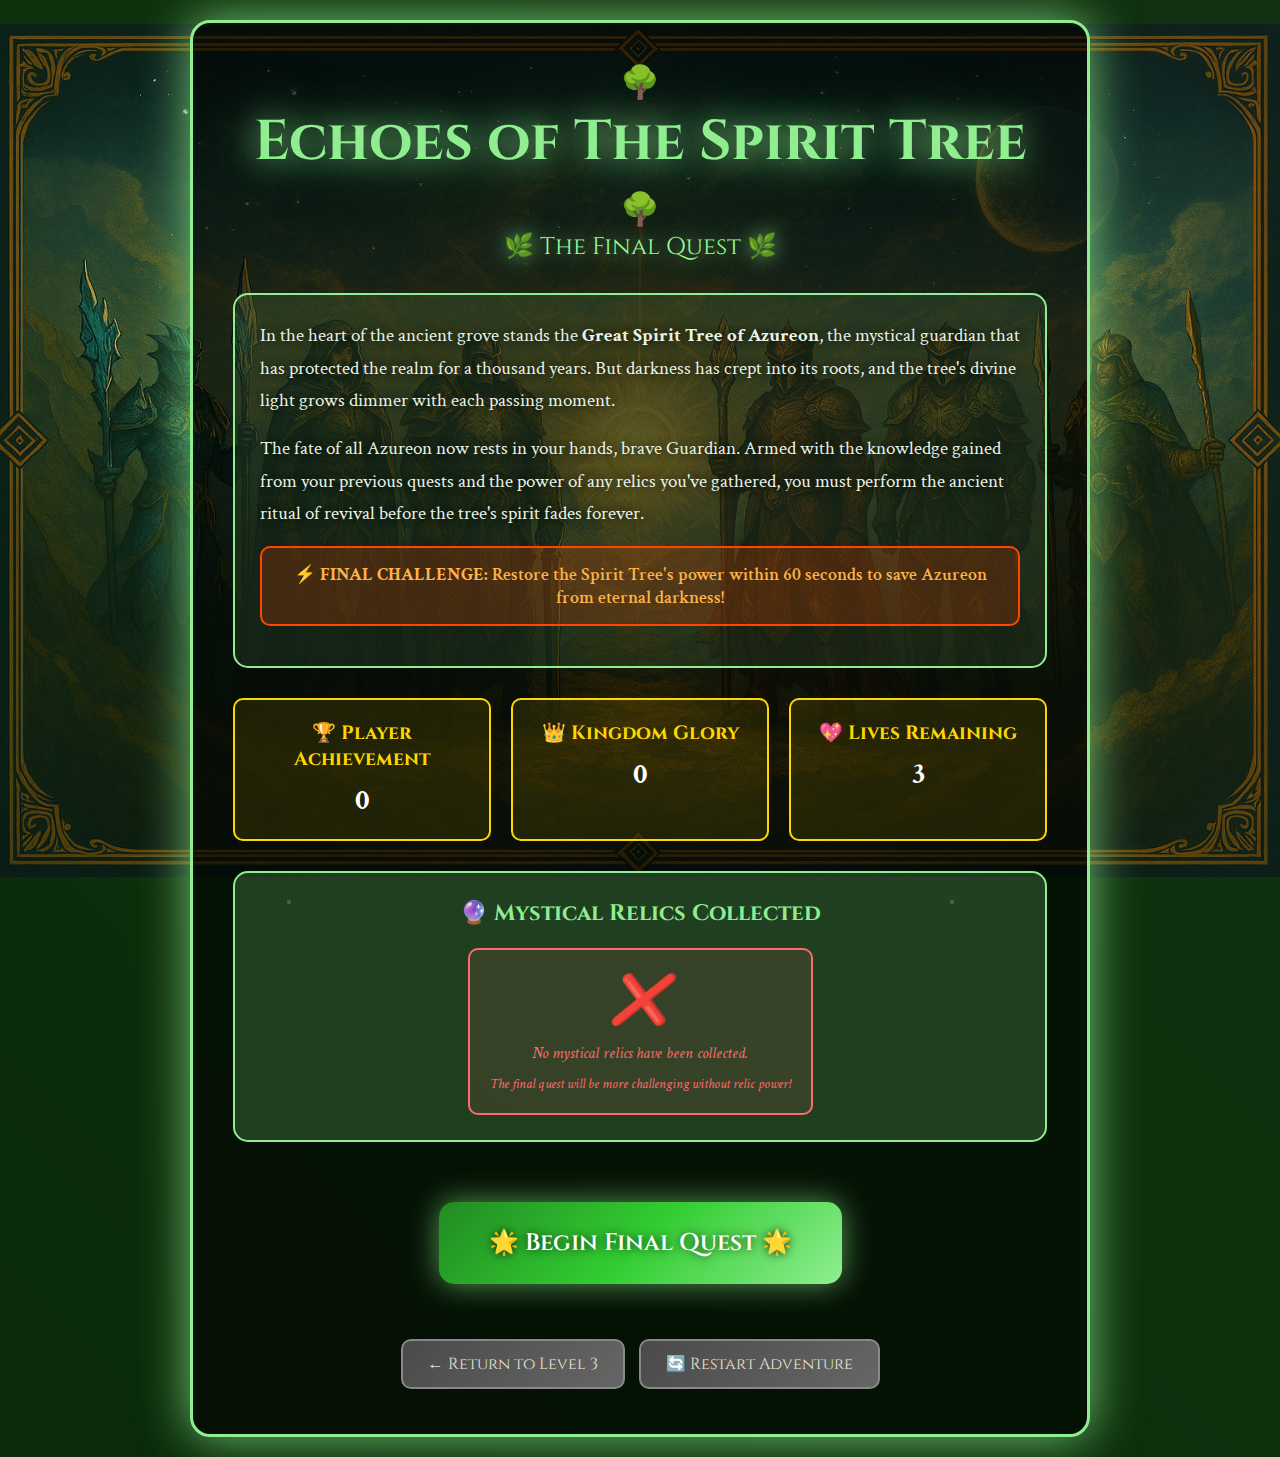
<file: level4.html>
<!DOCTYPE html>
<html lang="en">
<head>
    <meta charset="UTF-8">
    <meta name="viewport" content="width=device-width, initial-scale=1.0">
    <title>Level 4: Echoes of The Spirit Tree - Guardians of Azureon</title>
    <link href="https://fonts.googleapis.com/css2?family=Cinzel:wght@400;600;700&family=Crimson+Text:ital,wght@0,400;0,600;1,400&display=swap" rel="stylesheet">
    <style>
        * {
            margin: 0;
            padding: 0;
            box-sizing: border-box;
        }

        body {
            font-family: 'Crimson Text', serif;
            background: url('Echoes of the spirit tree.png') center/contain no-repeat fixed;
            background-color: #0a2a0a;
            min-height: 100vh;
            display: flex;
            flex-direction: column;
            justify-content: center;
            align-items: center;
            color: #e8f4e8;
            position: relative;
            overflow-x: hidden;
        }

        /* Light overlay for better text readability */
        body::before {
            content: '';
            position: absolute;
            top: 0;
            left: 0;
            width: 100%;
            height: 100%;
            background: linear-gradient(45deg, rgba(10,42,10,0.3), rgba(26,74,26,0.2), rgba(45,74,45,0.2));
            z-index: 1;
        }

        .container {
            position: relative;
            z-index: 2;
            text-align: center;
            max-width: 900px;
            padding: 40px;
            background: rgba(0,0,0,0.6);
            border-radius: 20px;
            border: 3px solid #90EE90;
            box-shadow: 0 0 50px rgba(144, 238, 144, 0.8);
            margin: 20px;
        }

        /* Title Styling */
        .level-title {
            font-family: 'Cinzel', serif;
            font-size: 3.5em;
            color: #90EE90;
            text-shadow: 0 0 30px rgba(144, 238, 144, 0.8), 0 0 60px rgba(152, 251, 152, 0.6);
            margin-bottom: 10px;
            animation: spiritGlow 3s ease-in-out infinite alternate;
        }

        .level-subtitle {
            font-family: 'Cinzel', serif;
            font-size: 1.5em;
            color: #98FB98;
            margin-bottom: 30px;
            text-shadow: 0 0 20px rgba(152, 251, 152, 0.7);
        }

        @keyframes spiritGlow {
            0% { text-shadow: 0 0 30px rgba(144, 238, 144, 0.8), 0 0 60px rgba(152, 251, 152, 0.6); }
            100% { text-shadow: 0 0 40px rgba(144, 238, 144, 1), 0 0 80px rgba(152, 251, 152, 0.8); }
        }

        /* Fantasy Writeup */
        .story-section {
            background: rgba(144, 238, 144, 0.1);
            border: 2px solid #90EE90;
            border-radius: 15px;
            padding: 25px;
            margin: 30px 0;
            text-align: left;
        }

        .story-text {
            font-size: 1.2em;
            line-height: 1.7;
            color: #e8f4e8;
            text-shadow: 0 0 10px rgba(0,0,0,0.8);
            margin-bottom: 15px;
        }

        .quest-objective {
            background: rgba(255, 69, 0, 0.2);
            border: 2px solid #FF4500;
            border-radius: 10px;
            padding: 15px;
            margin: 15px 0;
            text-align: center;
            font-size: 1.1em;
            color: #FFB347;
            font-weight: 600;
        }

        /* Score Display */
        .score-section {
            display: grid;
            grid-template-columns: repeat(auto-fit, minmax(200px, 1fr));
            gap: 20px;
            margin: 30px 0;
        }

        .score-panel {
            background: rgba(255, 215, 0, 0.1);
            border: 2px solid #FFD700;
            border-radius: 10px;
            padding: 20px;
            text-align: center;
        }

        .score-panel h4 {
            font-family: 'Cinzel', serif;
            color: #FFD700;
            margin: 0 0 10px 0;
            font-size: 1.2em;
        }

        .score-value {
            font-size: 1.8em;
            font-weight: bold;
            color: #FFFFFF;
        }

        /* Relic Display */
        .relic-section {
            background: rgba(144, 238, 144, 0.2);
            border: 2px solid #90EE90;
            border-radius: 15px;
            padding: 25px;
            margin: 30px 0;
        }

        .relic-section h3 {
            font-family: 'Cinzel', serif;
            color: #90EE90;
            margin-bottom: 20px;
            font-size: 1.4em;
        }

        .relic-display {
            display: flex;
            justify-content: center;
            gap: 30px;
            align-items: center;
            flex-wrap: wrap;
        }

        .relic-item {
            text-align: center;
            padding: 20px;
            background: rgba(255, 255, 255, 0.1);
            border-radius: 15px;
            border: 2px solid #90EE90;
            min-width: 120px;
            transition: all 0.3s ease;
        }

        .relic-item:hover {
            transform: translateY(-5px);
            box-shadow: 0 10px 20px rgba(144, 238, 144, 0.3);
        }

        .relic-icon {
            font-size: 3em;
            margin-bottom: 10px;
            display: block;
        }

        .relic-name {
            color: #98FB98;
            font-weight: 600;
            font-size: 1.1em;
            font-family: 'Cinzel', serif;
        }

        .relic-status {
            color: #FFD700;
            font-size: 0.9em;
            margin-top: 5px;
        }

        .no-relics {
            color: #FF6B6B;
            font-style: italic;
            padding: 20px;
            background: rgba(255, 107, 107, 0.1);
            border: 2px solid #FF6B6B;
            border-radius: 10px;
        }

        /* Start Quest Button */
        .quest-button {
            background: linear-gradient(135deg, #228B22, #32CD32, #90EE90);
            border: none;
            border-radius: 15px;
            padding: 25px 50px;
            font-family: 'Cinzel', serif;
            font-size: 1.5em;
            font-weight: 600;
            cursor: pointer;
            color: #fff;
            text-shadow: 0 0 10px rgba(0,0,0,0.8);
            box-shadow: 0 0 30px rgba(144, 238, 144, 0.6);
            transition: all 0.3s ease;
            margin: 30px 10px;
            text-decoration: none;
            display: inline-block;
            animation: questPulse 2s infinite ease-in-out;
        }

        .quest-button:hover {
            transform: translateY(-5px);
            box-shadow: 0 0 50px rgba(144, 238, 144, 0.8);
            background: linear-gradient(135deg, #32CD32, #7CFC00, #98FB98);
            animation: none;
        }

        @keyframes questPulse {
            0%, 100% { box-shadow: 0 0 30px rgba(144, 238, 144, 0.6); }
            50% { box-shadow: 0 0 40px rgba(144, 238, 144, 0.9); }
        }

        /* Navigation */
        .navigation {
            margin-top: 20px;
        }

        .nav-button {
            background: linear-gradient(135deg, #4a4a4a, #666);
            border: 2px solid #888;
            border-radius: 10px;
            padding: 12px 25px;
            font-family: 'Cinzel', serif;
            font-size: 1em;
            cursor: pointer;
            color: #e8e3d3;
            transition: all 0.3s ease;
            text-decoration: none;
            display: inline-block;
            margin: 5px;
        }

        .nav-button:hover {
            background: linear-gradient(135deg, #666, #888);
            transform: translateY(-2px);
        }

        /* Mystical decorations */
        .spirit-decoration {
            font-size: 2em;
            margin: 0 15px;
            animation: spiritFlicker 2s ease-in-out infinite alternate;
        }

        @keyframes spiritFlicker {
            0% { opacity: 0.7; transform: scale(1); filter: hue-rotate(0deg); }
            100% { opacity: 1; transform: scale(1.1); filter: hue-rotate(90deg); }
        }

        /* Floating particles */
        .particle {
            position: absolute;
            width: 4px;
            height: 4px;
            background: #90EE90;
            border-radius: 50%;
            pointer-events: none;
            animation: float 8s infinite ease-in-out;
        }

        @keyframes float {
            0%, 100% { transform: translateY(0px) rotate(0deg); opacity: 0.7; }
            50% { transform: translateY(-30px) rotate(180deg); opacity: 1; }
        }
    </style>
</head>
<body>
    <div class="container">
        <!-- Title Section -->
        <div class="spirit-decoration">🌳</div>
        <h1 class="level-title">Echoes of The Spirit Tree</h1>
        <div class="spirit-decoration">🌳</div>
        <div class="level-subtitle">🌿 The Final Quest 🌿</div>

        <!-- Fantasy Writeup -->
        <div class="story-section">
            <div class="story-text">
                In the heart of the ancient grove stands the <strong>Great Spirit Tree of Azureon</strong>, the mystical guardian that has protected the realm for a thousand years. But darkness has crept into its roots, and the tree's divine light grows dimmer with each passing moment.
            </div>
            <div class="story-text">
                The fate of all Azureon now rests in your hands, brave Guardian. Armed with the knowledge gained from your previous quests and the power of any relics you've gathered, you must perform the ancient ritual of revival before the tree's spirit fades forever.
            </div>
            <div class="quest-objective">
                ⚡ <strong>FINAL CHALLENGE:</strong> Restore the Spirit Tree's power within 60 seconds to save Azureon from eternal darkness!
            </div>
        </div>

        <!-- Score Carryforward -->
        <div class="score-section">
            <div class="score-panel">
                <h4>🏆 Player Achievement</h4>
                <div class="score-value" id="playerScore">Loading...</div>
            </div>
            <div class="score-panel">
                <h4>👑 Kingdom Glory</h4>
                <div class="score-value" id="kingdomScore">Loading...</div>
            </div>
            <div class="score-panel">
                <h4>💖 Lives Remaining</h4>
                <div class="score-value" id="livesCount">Loading...</div>
            </div>
        </div>

        <!-- Relic Display -->
        <div class="relic-section">
            <h3>🔮 Mystical Relics Collected</h3>
            <div class="relic-display" id="relicDisplay">
                <!-- Relics will be loaded dynamically -->
            </div>
        </div>

        <!-- Start Quest Button -->
        <a href="#" class="quest-button" id="startQuestButton">
            🌟 Begin Final Quest 🌟
        </a>

        <!-- Navigation -->
        <div class="navigation">
            <a href="level3_complete.html" class="nav-button">← Return to Level 3</a>
            <a href="level1.html" class="nav-button">🔄 Restart Adventure</a>
        </div>
    </div>

    <script>
        // Get data from previous levels
        function getPreviousLevelData() {
            const urlParams = new URLSearchParams(window.location.search);
            
            return {
                playerScore: parseInt(urlParams.get('playerScore')) || parseInt(localStorage.getItem('level3PlayerScore')) || 0,
                kingdomScore: parseInt(urlParams.get('kingdomScore')) || parseInt(localStorage.getItem('level3KingdomScore')) || 0,
                lives: parseInt(localStorage.getItem('currentLives')) || 3,
                hasForestRelic: localStorage.getItem('forestRelic') === 'true' || urlParams.get('forestRelic') === 'true',
                hasEmberRelic: localStorage.getItem('emberRelic') === 'true' || urlParams.get('emberRelic') === 'true',
                characterChoice: localStorage.getItem('characterChoice') || 'boy'
            };
        }

        // Display carried forward data
        function displayGameData() {
            const data = getPreviousLevelData();
            
            // Update score displays
            document.getElementById('playerScore').textContent = data.playerScore.toLocaleString();
            document.getElementById('kingdomScore').textContent = data.kingdomScore.toLocaleString();
            document.getElementById('livesCount').textContent = data.lives;

            // Display collected relics
            const relicDisplay = document.getElementById('relicDisplay');
            relicDisplay.innerHTML = '';

            let hasAnyRelic = false;

            if (data.hasForestRelic) {
                relicDisplay.innerHTML += `
                    <div class="relic-item">
                        <div class="relic-icon">🌿</div>
                        <div class="relic-name">Forest Relic</div>
                        <div class="relic-status">✨ Collected</div>
                    </div>
                `;
                hasAnyRelic = true;
            }

            if (data.hasEmberRelic) {
                relicDisplay.innerHTML += `
                    <div class="relic-item">
                        <div class="relic-icon">🔥</div>
                        <div class="relic-name">Ember Relic</div>
                        <div class="relic-status">✨ Collected</div>
                    </div>
                `;
                hasAnyRelic = true;
            }

            if (!hasAnyRelic) {
                relicDisplay.innerHTML = `
                    <div class="no-relics">
                        <div class="relic-icon">❌</div>
                        <div>No mystical relics have been collected.</div>
                        <div style="font-size: 0.9em; margin-top: 10px;">
                            The final quest will be more challenging without relic power!
                        </div>
                    </div>
                `;
            }

            // Update start quest button with data
            const startButton = document.getElementById('startQuestButton');
            const gameParams = new URLSearchParams({
                playerScore: data.playerScore,
                kingdomScore: data.kingdomScore,
                lives: data.lives,
                forestRelic: data.hasForestRelic,
                emberRelic: data.hasEmberRelic,
                waterRelic: data.hasWaterRelic,
                character: data.characterChoice
            });
            
            // TODO: Replace with actual Level 4 game page when created
            startButton.href = `level4_game.html?${gameParams.toString()}`;
        }

        // Create floating spirit particles
        function createSpiritParticle() {
            const particle = document.createElement('div');
            particle.className = 'particle';
            particle.style.left = Math.random() * window.innerWidth + 'px';
            particle.style.top = window.innerHeight + 'px';
            particle.style.animationDelay = Math.random() * 2 + 's';
            document.body.appendChild(particle);

            // Remove particle after animation
            setTimeout(() => {
                if (particle.parentNode) {
                    particle.parentNode.removeChild(particle);
                }
            }, 8000);
        }

        // Initialize page
        displayGameData();

        // Create mystical atmosphere with floating particles
        setInterval(createSpiritParticle, 1000);

        // Add some initial particles
        for (let i = 0; i < 5; i++) {
            setTimeout(createSpiritParticle, i * 500);
        }
    </script>
</body>
</html>
</file>
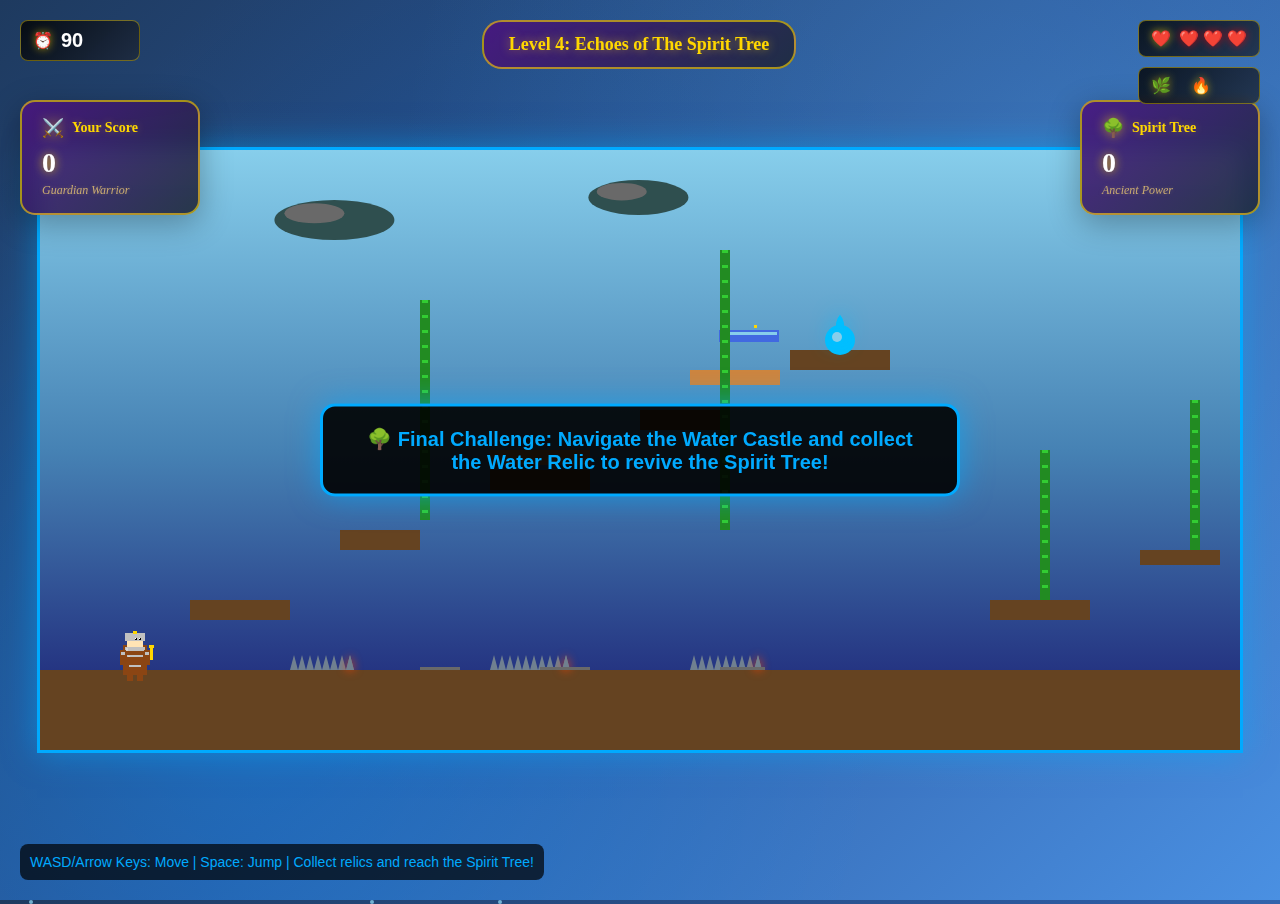
<file: level4_game.html>
<!DOCTYPE html>
<html lang="en">
<head>
    <meta charset="UTF-8">
    <meta name="viewport" content="width=device-width, initial-scale=1.0">
    <title>Level 4: Spirit Tree Revival - Guardians of Azureon</title>
    <style>
        * {
            margin: 0;
            padding: 0;
            box-sizing: border-box;
        }

        body {
            font-family: 'Arial', sans-serif;
            background: linear-gradient(135deg, #1e3a5f, #2d5aa0, #4a90e2);
            overflow: hidden;
            position: relative;
        }

        /* Water animation background */
        body::before {
            content: '';
            position: absolute;
            top: 0;
            left: 0;
            width: 100%;
            height: 100%;
            background: 
                radial-gradient(circle at 20% 80%, rgba(0,150,255,0.3) 0%, transparent 50%),
                radial-gradient(circle at 80% 20%, rgba(100,200,255,0.2) 0%, transparent 50%),
                radial-gradient(circle at 40% 40%, rgba(0,100,200,0.2) 0%, transparent 50%);
            animation: waterFlow 8s ease-in-out infinite;
            z-index: 1;
        }

        @keyframes waterFlow {
            0%, 100% { transform: translateX(0px) translateY(0px); }
            33% { transform: translateX(-10px) translateY(-5px); }
            66% { transform: translateX(10px) translateY(5px); }
        }

        canvas {
            display: block;
            border: 3px solid #00aaff;
            background: linear-gradient(180deg, #87CEEB 0%, #4682B4 50%, #191970 100%);
            position: relative;
            z-index: 2;
            box-shadow: 0 0 30px rgba(0, 170, 255, 0.5);
        }

        .game-container {
            display: flex;
            justify-content: center;
            align-items: center;
            min-height: 100vh;
            position: relative;
            z-index: 2;
        }

        /* Score System */
        .score-system {
            position: absolute;
            top: 100px;
            left: 0;
            right: 0;
            display: flex;
            justify-content: space-between;
            padding: 0 20px;
            z-index: 90;
            pointer-events: none;
        }

        .player-score-panel, .kingdom-score-panel {
            background: linear-gradient(135deg, rgba(74, 21, 128, 0.9), rgba(30, 41, 59, 0.9));
            border: 2px solid rgba(255, 215, 0, 0.6);
            border-radius: 15px;
            padding: 15px 20px;
            backdrop-filter: blur(10px);
            box-shadow: 0 8px 32px rgba(0, 0, 0, 0.3);
            min-width: 180px;
            transition: all 0.3s ease;
        }

        .score-header {
            display: flex;
            align-items: center;
            gap: 8px;
            margin-bottom: 8px;
        }

        .score-icon {
            font-size: 18px;
            filter: drop-shadow(0 0 6px rgba(255, 215, 0, 0.6));
        }

        .score-title {
            font-family: 'Cinzel', serif;
            font-size: 14px;
            font-weight: 600;
            color: #ffd700;
            text-shadow: 0 0 8px rgba(255, 215, 0, 0.3);
        }

        .score-value {
            font-family: 'Cinzel', serif;
            font-size: 28px;
            font-weight: 700;
            color: #ffffff;
            text-shadow: 0 0 10px rgba(255, 215, 0, 0.8);
            margin-bottom: 4px;
            animation: scoreGlow 2s ease-in-out infinite alternate;
        }

        .score-subtitle {
            font-family: 'Crimson Text', serif;
            font-size: 12px;
            color: #c9aa71;
            text-shadow: 0 0 4px rgba(201, 170, 113, 0.3);
            font-style: italic;
        }

        @keyframes scoreGlow {
            0% {
                text-shadow: 0 0 10px rgba(255, 215, 0, 0.8);
            }
            100% {
                text-shadow: 0 0 15px rgba(255, 215, 0, 1), 0 0 25px rgba(255, 215, 0, 0.6);
            }
        }

        /* HUD System */
        .hud-overlay {
            position: absolute;
            top: 20px;
            left: 0;
            right: 0;
            display: flex;
            justify-content: space-between;
            align-items: flex-start;
            padding: 0 20px;
            z-index: 100;
            pointer-events: none;
        }

        .hud-left, .hud-right {
            display: flex;
            flex-direction: column;
            gap: 10px;
        }

        .hud-center {
            display: flex;
            justify-content: center;
            align-items: center;
        }

        .hud-item {
            background: linear-gradient(135deg, rgba(0, 0, 0, 0.8), rgba(30, 41, 59, 0.8));
            border: 1px solid rgba(255, 215, 0, 0.4);
            border-radius: 8px;
            padding: 8px 12px;
            backdrop-filter: blur(5px);
            display: flex;
            align-items: center;
            gap: 8px;
            min-width: 120px;
        }

        .hud-icon {
            font-size: 16px;
            filter: drop-shadow(0 0 4px rgba(255, 215, 0, 0.6));
        }

        .level-title-hud {
            background: linear-gradient(135deg, rgba(74, 21, 128, 0.9), rgba(30, 41, 59, 0.9));
            border: 2px solid rgba(255, 215, 0, 0.6);
            border-radius: 20px;
            padding: 12px 25px;
            font-family: 'Cinzel', serif;
            font-size: 18px;
            font-weight: 600;
            color: #ffd700;
            text-shadow: 0 0 10px rgba(255, 215, 0, 0.5);
            backdrop-filter: blur(10px);
        }

        .lives-display {
            display: flex;
            align-items: center;
            gap: 8px;
        }

        .life-counter {
            display: flex;
            gap: 4px;
        }

        .life-heart {
            font-size: 16px;
            filter: drop-shadow(0 0 4px rgba(255, 0, 0, 0.6));
            transition: all 0.3s ease;
        }

        .life-heart.lost {
            opacity: 0.3;
            filter: grayscale(100%);
        }

        .relics-horizontal, .relics-display {
            display: flex;
            gap: 15px;
            align-items: center;
        }

        .relic-item {
            display: flex;
            align-items: center;
            gap: 5px;
        }

        .timer-display {
            font-size: 18px;
        }

        .timer-display #timeLeft {
            color: white !important;
            font-weight: bold;
            font-size: 20px;
        }

        .timer {
            color: #ff6b6b;
            font-size: 18px;
            font-weight: bold;
            animation: timerPulse 1s ease-in-out infinite alternate;
        }

        @keyframes timerPulse {
            0% { color: #ff6b6b; }
            100% { color: #ff4444; }
        }



        .message-overlay {
            position: absolute;
            top: 50%;
            left: 50%;
            transform: translate(-50%, -50%);
            background: rgba(0, 0, 0, 0.9);
            color: #00aaff;
            padding: 20px 40px;
            border-radius: 15px;
            font-size: 20px;
            font-weight: bold;
            border: 3px solid #00aaff;
            display: none;
            z-index: 15;
            text-align: center;
            box-shadow: 0 0 30px rgba(0, 170, 255, 0.6);
        }

        .victory-screen {
            position: absolute;
            top: 0;
            left: 0;
            width: 100%;
            height: 100%;
            background: linear-gradient(135deg, #1e3a5f, #90EE90, #32CD32);
            display: none;
            justify-content: center;
            align-items: center;
            z-index: 20;
        }

        .victory-content {
            text-align: center;
            color: white;
            background: rgba(0, 0, 0, 0.85);
            padding: 30px;
            border-radius: 20px;
            border: 3px solid #90EE90;
            box-shadow: 0 0 50px rgba(144, 238, 144, 0.8);
            max-width: 800px;
            max-height: 90vh;
            overflow-y: auto;
        }

        .ending-scene-container {
            margin-bottom: 20px;
        }

        .ending-scene-image {
            max-width: 100%;
            max-height: 300px;
            width: auto;
            height: auto;
            border-radius: 15px;
            border: 2px solid #90EE90;
            box-shadow: 0 0 30px rgba(144, 238, 144, 0.6);
            object-fit: contain;
        }

        .credits-section {
            background: rgba(50, 205, 50, 0.1);
            border: 2px solid #90EE90;
            border-radius: 15px;
            padding: 20px;
            margin: 20px 0;
        }

        .credits-section h3 {
            color: #90EE90;
            font-size: 1.8em;
            margin-bottom: 15px;
            text-shadow: 0 0 20px rgba(144, 238, 144, 0.8);
        }

        .credits-content {
            font-size: 1.2em;
        }

        .credit-line {
            margin: 8px 0;
            color: #fff;
        }

        .victory-title {
            font-size: 3em;
            margin-bottom: 20px;
            color: #90EE90;
            text-shadow: 0 0 30px rgba(144, 238, 144, 0.8);
            animation: victoryGlow 2s ease-in-out infinite alternate;
        }

        @keyframes victoryGlow {
            0% { text-shadow: 0 0 30px rgba(144, 238, 144, 0.8); }
            100% { text-shadow: 0 0 40px rgba(144, 238, 144, 1); }
        }

        .victory-text {
            font-size: 1.3em;
            margin-bottom: 30px;
            line-height: 1.6;
        }

        .final-button {
            background: linear-gradient(135deg, #228B22, #32CD32, #90EE90);
            border: none;
            border-radius: 15px;
            padding: 20px 40px;
            font-size: 1.3em;
            font-weight: 600;
            cursor: pointer;
            color: #fff;
            text-shadow: 0 0 10px rgba(0,0,0,0.8);
            box-shadow: 0 0 30px rgba(144, 238, 144, 0.6);
            transition: all 0.3s ease;
            margin: 10px;
            text-decoration: none;
            display: inline-block;
        }

        .final-button:hover {
            transform: translateY(-3px);
            box-shadow: 0 0 40px rgba(144, 238, 144, 0.8);
        }

        .controls-info {
            position: absolute;
            bottom: 20px;
            left: 20px;
            background: rgba(0, 0, 0, 0.7);
            color: #00aaff;
            padding: 10px;
            border-radius: 8px;
            font-size: 14px;
            z-index: 10;
        }

        /* Particle effects */
        .water-particle {
            position: absolute;
            width: 4px;
            height: 4px;
            background: rgba(135, 206, 235, 0.8);
            border-radius: 50%;
            pointer-events: none;
            animation: waterDrop 3s linear infinite;
        }

        @keyframes waterDrop {
            0% { transform: translateY(-10px); opacity: 1; }
            100% { transform: translateY(100vh); opacity: 0; }
        }
    </style>
</head>
<body>
    <div class="game-container">
        <canvas id="gameCanvas" width="1200" height="600"></canvas>
        
        <!-- HUD Overlay -->
        <div class="hud-overlay">
            <div class="hud-left">
                <div class="hud-item timer-display">
                    <span class="hud-icon">⏰</span>
                    <span id="timeLeft" style="color: white; font-weight: bold; font-size: 20px;">60</span>
                </div>
                <div class="hud-item">
                    <span class="hud-icon">�</span>
                    <span id="forestRelic">❌</span>
                </div>

                <div class="hud-item">
                    <span class="hud-icon">�</span>
                    <span id="waterRelic">❌</span>
                </div>
            </div>
            
            <div class="hud-center">
                <div class="level-title-hud">Level 4: Echoes of The Spirit Tree</div>
            </div>
            
            <div class="hud-right">
                <div class="hud-item lives-display">
                    <span class="hud-icon">❤️</span>
                    <div class="life-counter">
                        <div class="life-heart" id="life1">❤️</div>
                        <div class="life-heart" id="life2">❤️</div>
                        <div class="life-heart" id="life3">❤️</div>
                    </div>
                </div>
                <div class="hud-item relics-display">
                    <span class="relic-item">
                        <span class="hud-icon">🌿</span>
                        <span id="forestRelic"></span>
                    </span>
                    <span class="relic-item">
                        <span class="hud-icon">🔥</span>
                        <span id="emberRelic"></span>
                    </span>
                    <span class="relic-item" id="waterRelicContainer" style="display: none;">
                        <span class="hud-icon">💧</span>
                        <span id="waterRelic"></span>
                    </span>
                </div>
            </div>
        </div>
            
        <!-- Score Panels -->
        <div class="score-system">
            <!-- Player Score (Top-Left) -->
            <div class="player-score-panel">
                <div class="score-header">
                    <span class="score-icon">⚔️</span>
                    <span class="score-title">Your Score</span>
                </div>
                <div class="score-value" id="currentScore">0</div>
                <div class="score-subtitle">Guardian Warrior</div>
            </div>
            
            <!-- Kingdom Score (Top-Right) -->
            <div class="kingdom-score-panel">
                <div class="score-header">
                    <span class="score-icon">🌳</span>
                    <span class="score-title">Spirit Tree</span>
                </div>
                <div class="score-value" id="spiritTreeScore">0</div>
                <div class="score-subtitle">Ancient Power</div>
            </div>
        </div>



        <div class="message-overlay" id="messageOverlay">
            Message will appear here
        </div>

        <div class="victory-screen" id="victoryScreen">
            <div class="victory-content">
                <div class="ending-scene-container">
                    <img src="Ending scene.png" alt="Azureon Ending Scene" class="ending-scene-image">
                </div>
                <div class="victory-title">🌳 AZUREON SAVED! 🌳</div>
                <div class="victory-text">
                    <strong>Congratulations, <span id="playerNameDisplay">Warrior</span> of <span id="kingdomNameDisplay">Unknown Kingdom</span>!</strong>
                </div>
                <div class="victory-text">
                    The Spirit Tree has been revived! The ancient guardian's light shines once more, 
                    protecting all of Azureon from the forces of darkness. You are the true Guardian!
                </div>
                <div class="victory-text">
                    <strong>Final Score:</strong> <span id="finalScore">0</span><br>
                    <strong>Time Remaining:</strong> <span id="finalTime">0</span> seconds
                </div>
                <div class="credits-section">
                    <h3>Credits</h3>
                    <div class="credits-content">
                        <div class="credit-line"><strong>Game Design:</strong> Sreyas R</div>
                        <div class="credit-line">&nbsp;</div>
                        <div class="credit-line"><strong>Special Mention:</strong></div>
                        <div class="credit-line">Mohini Aher</div>
                        <div class="credit-line">Peter Estibeiro</div>
                        <div class="credit-line">Suneet Tangallapally</div>
                        <div class="credit-line">Harsh Mehta</div>
                    </div>
                </div>
                <a href="index.html" class="final-button">🎮 Play Again</a>
                <a href="level3_complete.html" class="final-button">🏰 Return to Level 3</a>
            </div>
        </div>

        <div class="controls-info">
            WASD/Arrow Keys: Move | Space: Jump | Collect relics and reach the Spirit Tree!
        </div>
    </div>

    <script>
        // ===============================================
        // GAME INITIALIZATION
        // ===============================================
        const canvas = document.getElementById('gameCanvas');
        const ctx = canvas.getContext('2d');

        // Game state
        const game = {
            page: 1, // 1 = Water Relic page, 2 = Spirit Tree page
            timeLeft: 90, // 90 seconds
            score: 0,
            lives: 3,
            hasForestRelic: false,
            hasEmberRelic: false,
            hasWaterRelic: false,
            gameComplete: false,
            keys: {},
            camera: { x: 0, y: 0 },
            mapWidth: 2100, // Extended map width for both pages
            mapHeight: 600,
            cinematicMode: false,
            treeGlowing: false,
            treeBranchesGrowing: false,
            treeLeavesAppearing: false,
            treeFullyRevived: false
        };

        // Load previous progress
        function loadGameData() {
            const urlParams = new URLSearchParams(window.location.search);
            
            game.score = parseInt(urlParams.get('playerScore')) || 0;
            game.lives = parseInt(urlParams.get('lives')) || 3;
            
            // Load warrior and kingdom names
            game.playerName = urlParams.get('playerName') || localStorage.getItem('azureon_player_name') || 'Warrior';
            game.kingdomName = urlParams.get('kingdomName') || localStorage.getItem('azureon_kingdom_name') || 'Unknown Kingdom';
            
            // Relic parsing - only true if explicitly passed as 'true'
            game.hasForestRelic = urlParams.get('forestRelic') === 'true' || localStorage.getItem('azureon_forest_relic') === 'true';
            game.hasEmberRelic = urlParams.get('emberRelic') === 'true' || localStorage.getItem('azureon_ember_relic') === 'true';
            game.hasWaterRelic = false;  // Must collect in this level
            
            console.log("🔮 Relic Status Loaded:");
            console.log("hasForestRelic:", game.hasForestRelic);
            console.log("hasEmberRelic:", game.hasEmberRelic);
            console.log("hasWaterRelic:", game.hasWaterRelic);
            
            // Update HUD
            updateHUD();
        }

        // Player object (exact warrior from Level 1)
        const player = {
            x: 75,
            y: 450,
            width: 30,
            height: 40,
            velocityX: 0,
            velocityY: 0,
            speed: 6,
            jumpPower: 14,
            onGround: false,
            onRope: false,
            color: '#8B4513',
            facingRight: true,
            character: 'warrior' // Warrior type from Level 1
        };

        // Game elements
        const platforms = [];
        const movingPlatforms = [];
        const ropes = [];
        const collectibles = [];
        const waterPits = [];
        const timeBoosts = [];
        const trees = [];
        const coins = [];
        const gems = [];
        const traps = [];
        const spikes = [];
        const lightningTiles = [];
        const swingingBlades = [];
        const fallingDebris = [];
        const collapsingPlatforms = [];
        const rainClouds = [];
        const rainDrops = [];

        // ===============================================
        // LEVEL DESIGN - BOTH PAGES (Like Level 1)
        // ===============================================
        function initializeBothPages() {
            // Clear all arrays
            platforms.length = 0;
            movingPlatforms.length = 0;
            spikes.length = 0;
            lightningTiles.length = 0;
            collapsingPlatforms.length = 0;
            rainClouds.length = 0;
            rainDrops.length = 0;
            collectibles.length = 0;
            ropes.length = 0;
            waterPits.length = 0;
            timeBoosts.length = 0;
            traps.length = 0;

            // PAGE 1 PLATFORMS (Water Relic Collection Area)
            // Ground platform
            platforms.push({ x: 0, y: 520, width: 1200, height: 80, stable: true, color: '#654321' });
            
            // Page 1 jumping platforms
            platforms.push({ x: 150, y: 450, width: 100, height: 20, stable: true, color: '#654321' });
            platforms.push({ x: 300, y: 380, width: 80, height: 20, stable: true, color: '#654321' });
            platforms.push({ x: 450, y: 320, width: 100, height: 20, stable: true, color: '#654321' });
            platforms.push({ x: 600, y: 260, width: 80, height: 20, stable: true, color: '#654321' });
            platforms.push({ x: 750, y: 200, width: 100, height: 20, stable: true, color: '#654321' }); // Water Relic platform

            // PAGE 2 PLATFORMS (Spirit Tree Journey Area - starts at x: 950)
            platforms.push({ x: 950, y: 450, width: 100, height: 20, stable: true, color: '#654321' });
            platforms.push({ x: 1100, y: 400, width: 80, height: 15, stable: true, color: '#654321' });
            platforms.push({ x: 1230, y: 350, width: 100, height: 15, stable: true, color: '#654321' });
            platforms.push({ x: 1380, y: 300, width: 90, height: 15, stable: true, color: '#654321' });
            platforms.push({ x: 1520, y: 250, width: 100, height: 15, stable: true, color: '#654321' });
            platforms.push({ x: 1670, y: 200, width: 120, height: 15, stable: true, color: '#654321' });
            
            // Final platform for Spirit Tree
            platforms.push({ x: 1820, y: 150, width: 200, height: 20, stable: true, color: '#228B22' }); // Green for tree

            // PAGE 1 COLLECTIBLES
            // Water Relic
            collectibles.push({
                x: 780, y: 160, width: 40, height: 40,
                type: 'water-relic', collected: false, color: '#00BFFF'
            });
            
            // Additional gems and clocks on Page 1
            collectibles.push({ x: 180, y: 410, width: 30, height: 30, type: 'gem', collected: false, color: '#FFD700' });
            collectibles.push({ x: 330, y: 340, width: 30, height: 30, type: 'gem', collected: false, color: '#FF1493' });
            collectibles.push({ x: 480, y: 280, width: 30, height: 30, type: 'gem', collected: false, color: '#00FF7F' });
            collectibles.push({ x: 630, y: 220, width: 30, height: 30, type: 'gem', collected: false, color: '#FF4500' });
            
            // Time extension clocks on Page 1
            collectibles.push({ x: 250, y: 480, width: 35, height: 35, type: 'clock', collected: false, color: '#4169E1' });
            collectibles.push({ x: 520, y: 420, width: 35, height: 35, type: 'clock', collected: false, color: '#4169E1' });

            // PAGE 2 COLLECTIBLES AND ELEMENTS
            // Dying Spirit Tree (always visible in Page 2)
            trees.push({
                x: 1870, y: 50, width: 100, height: 150,
                type: 'dying', health: 0, glowing: false,
                branches: [
                    // Left side branches
                    { x: -40, y: 30, length: 45, angle: -1.2, hasLeaves: false },
                    { x: -35, y: 50, length: 40, angle: -0.8, hasLeaves: false },
                    { x: -25, y: 70, length: 35, angle: -0.5, hasLeaves: false },
                    { x: -20, y: 90, length: 30, angle: -0.3, hasLeaves: false },
                    // Right side branches
                    { x: 40, y: 35, length: 42, angle: 1.2, hasLeaves: false },
                    { x: 35, y: 55, length: 38, angle: 0.9, hasLeaves: false },
                    { x: 25, y: 75, length: 36, angle: 0.6, hasLeaves: false },
                    { x: 20, y: 95, length: 32, angle: 0.4, hasLeaves: false }
                ],
                leaves: [],
                animatingLeaves: false,
                leafAnimationStep: 0
            });

            // PAGE 1 OBSTACLES & DYNAMIC ELEMENTS
            // Spikes with different timers
            spikes.push({ x: 250, y: 505, width: 60, height: 15, active: true, timer: 30 });
            spikes.push({ x: 450, y: 505, width: 80, height: 15, active: true, timer: 60 });
            spikes.push({ x: 650, y: 505, width: 70, height: 15, active: true, timer: 120 });
            
            // Interval spikes along the dangerous path
            spikes.push({ x: 380, y: 505, width: 40, height: 15, active: false, timer: 0, interval: 120 });
            spikes.push({ x: 500, y: 505, width: 50, height: 15, active: false, timer: 60, interval: 140 });
            spikes.push({ x: 680, y: 505, width: 45, height: 15, active: false, timer: 30, interval: 100 });
            
            // Collapsing platforms with short delay
            collapsingPlatforms.push({
                x: 450, y: 300, width: 100, height: 15,
                collapseTimer: 0, collapsing: false, collapsed: false,
                collapseDelay: 90, color: '#CD853F'
            });
            collapsingPlatforms.push({
                x: 650, y: 220, width: 90, height: 15,
                collapseTimer: 0, collapsing: false, collapsed: false,
                collapseDelay: 75, color: '#CD853F'
            });
            
            // Moving platform
            movingPlatforms.push({
                x: 550, y: 180, width: 60, height: 12,
                startX: 530, endX: 700, speed: 3, direction: 1,
                color: '#4169E1', type: 'horizontal'
            });
            
            // Dark rain clouds that move and drop rain
            rainClouds.push({
                x: 200, y: 50, width: 120, height: 40,
                speed: 0.8, direction: 1, startX: 150, endX: 500,
                rainTimer: 0, rainInterval: 180, raining: false
            });
            rainClouds.push({
                x: 600, y: 30, width: 100, height: 35,
                speed: 1.2, direction: -1, startX: 400, endX: 800,
                rainTimer: 60, rainInterval: 200, raining: false
            });

            // Lightning strike system - targets platforms dynamically
            lightningTiles.push({
                x: 300, y: 360, width: 100, height: 20,
                strikeTimer: 0, strikeInterval: 240, warning: false, striking: false
            });
            lightningTiles.push({
                x: 450, y: 300, width: 120, height: 20,
                strikeTimer: 60, strikeInterval: 300, warning: false, striking: false
            });
            lightningTiles.push({
                x: 600, y: 240, width: 100, height: 20,
                strikeTimer: 120, strikeInterval: 280, warning: false, striking: false
            });
            lightningTiles.push({
                x: 750, y: 180, width: 120, height: 20,
                strikeTimer: 180, strikeInterval: 320, warning: false, striking: false
            });

            // PAGE 1 ROPES
            ropes.push({ x: 380, y: 150, width: 10, height: 220 });
            ropes.push({ x: 680, y: 100, width: 10, height: 280 });

            // PAGE 1 WATER PITS
            waterPits.push({ x: 200, y: 520, width: 120, height: 80 });
            waterPits.push({ x: 400, y: 520, width: 150, height: 80 });
            waterPits.push({ x: 620, y: 520, width: 130, height: 80 });

            // PAGE 2 DYNAMIC ELEMENTS
            // More challenging collapsing platforms in Page 2
            collapsingPlatforms.push({
                x: 1230, y: 330, width: 100, height: 15,
                collapseTimer: 0, collapsing: false, collapsed: false,
                collapseDelay: 60, color: '#CD853F'
            });
            collapsingPlatforms.push({
                x: 1520, y: 230, width: 100, height: 15,
                collapseTimer: 0, collapsing: false, collapsed: false,
                collapseDelay: 45, color: '#CD853F'
            });
            
            // Moving platforms in Page 2
            movingPlatforms.push({
                x: 1350, y: 280, width: 80, height: 12,
                startX: 1320, endX: 1450, speed: 2, direction: 1,
                color: '#4169E1', type: 'horizontal'
            });
            movingPlatforms.push({
                x: 1600, y: 180, width: 70, height: 12,
                startX: 1580, endX: 1720, speed: 2.5, direction: -1,
                color: '#4169E1', type: 'horizontal'
            });
            
            // Rain clouds over Page 2
            rainClouds.push({
                x: 1200, y: 40, width: 140, height: 45,
                speed: 0.6, direction: 1, startX: 1100, endX: 1400,
                rainTimer: 120, rainInterval: 160, raining: false
            });
            rainClouds.push({
                x: 1600, y: 35, width: 120, height: 40,
                speed: 0.9, direction: -1, startX: 1500, endX: 1800,
                rainTimer: 30, rainInterval: 140, raining: false
            });

            // PAGE 2 ROPES (Green ropes connecting platforms)
            ropes.push({ x: 1000, y: 300, width: 10, height: 150 }); 
            ropes.push({ x: 1150, y: 250, width: 10, height: 150 });
            ropes.push({ x: 1300, y: 200, width: 10, height: 150 });
            ropes.push({ x: 1450, y: 150, width: 10, height: 150 });
            ropes.push({ x: 1600, y: 100, width: 10, height: 150 });

            // PAGE 2 WATER PITS
            waterPits.push({ x: 1050, y: 520, width: 180, height: 80 });
            waterPits.push({ x: 1280, y: 520, width: 200, height: 80 });
            waterPits.push({ x: 1530, y: 520, width: 180, height: 80 });
            waterPits.push({ x: 1730, y: 520, width: 190, height: 80 });

            // Reset player to starting position
            player.x = 75;
            player.y = 480;
            player.velocityX = 0;
            player.velocityY = 0;
            
            // Reset camera
            game.camera.x = 0;
        }

        // ===============================================
        // LEVEL DESIGN - PAGE 1 (Water Relic Collection)
        // ===============================================
        function initializePage1() {
            // Clear all arrays
            platforms.length = 0;
            movingPlatforms.length = 0;
            ropes.length = 0;
            collectibles.length = 0;
            waterPits.length = 0;
            timeBoosts.length = 0;
            trees.length = 0;
            coins.length = 0;
            gems.length = 0;
            traps.length = 0;
            spikes.length = 0;
            lightningTiles.length = 0;
            collapsingPlatforms.length = 0;
            rainClouds.length = 0;

            // Starting platform
            platforms.push({ x: 50, y: 500, width: 150, height: 20, stable: true, color: '#654321' });
            
            // More challenging crumbling platforms
            platforms.push({ x: 220, y: 460, width: 80, height: 12, stable: false, color: '#8B4513', crumbleTimer: 0 });
            platforms.push({ x: 350, y: 400, width: 70, height: 12, stable: false, color: '#8B4513', crumbleTimer: 0 });
            platforms.push({ x: 480, y: 340, width: 65, height: 12, stable: false, color: '#8B4513', crumbleTimer: 0 });
            platforms.push({ x: 600, y: 280, width: 75, height: 12, stable: false, color: '#8B4513', crumbleTimer: 0 });
            
            // Moving platforms (reduced to 2)
            movingPlatforms.push({ 
                x: 300, y: 380, width: 80, height: 15, 
                startX: 280, endX: 420, speed: 2, direction: 1, 
                color: '#4682B4', type: 'horizontal' 
            });
            movingPlatforms.push({ 
                x: 720, y: 200, width: 90, height: 15, 
                startY: 180, endY: 350, speed: 1.8, direction: 1, 
                color: '#4682B4', type: 'vertical' 
            });
            
            // Larger, more dangerous water pits
            waterPits.push({ x: 180, y: 520, width: 140, height: 80 });
            waterPits.push({ x: 380, y: 520, width: 160, height: 80 });
            waterPits.push({ x: 580, y: 520, width: 180, height: 80 });
            waterPits.push({ x: 800, y: 520, width: 120, height: 80 });
            
            // Spike traps
            spikes.push({ x: 250, y: 505, width: 60, height: 15, active: true, timer: 0 });
            spikes.push({ x: 450, y: 505, width: 80, height: 15, active: true, timer: 60 });
            spikes.push({ x: 650, y: 505, width: 70, height: 15, active: true, timer: 120 });
            
            // Green ropes in more challenging positions
            ropes.push({ x: 380, y: 150, width: 10, height: 220 });
            ropes.push({ x: 680, y: 100, width: 10, height: 280 });
            ropes.push({ x: 880, y: 120, width: 10, height: 260 });
            
            // Fewer stable platforms - more challenge
            platforms.push({ x: 850, y: 180, width: 100, height: 20, stable: true, color: '#654321' });
            
            // Tree platforms (ground for trees to sit on)
            platforms.push({ x: 100, y: 500, width: 100, height: 20, stable: true, color: '#654321' }); // For tree at x:150
            platforms.push({ x: 400, y: 500, width: 100, height: 20, stable: true, color: '#654321' }); // For tree at x:450  
            platforms.push({ x: 700, y: 500, width: 100, height: 20, stable: true, color: '#654321' }); // For tree at x:750
            platforms.push({ x: 1050, y: 500, width: 100, height: 20, stable: true, color: '#654321' }); // For tree at x:1100
            
            // Background trees (same as Level 1, now positioned on platforms)
            trees.push({ x: 150, y: 500, height: 200, type: 'tall' });
            trees.push({ x: 450, y: 500, height: 250, type: 'medium' });
            trees.push({ x: 750, y: 500, height: 300, type: 'tall' });
            trees.push({ x: 1100, y: 500, height: 220, type: 'medium' });
            
            // Fewer time boosts - make time management critical
            timeBoosts.push({ x: 370, y: 350, width: 20, height: 20, collected: false, type: 'clock' });
            timeBoosts.push({ x: 730, y: 150, width: 20, height: 20, collected: false, type: 'clock' });
            
            // More valuable collectibles in dangerous spots
            coins.push({ x: 290, y: 430, width: 15, height: 15, collected: false, type: 'coin', points: 100 });
            coins.push({ x: 530, y: 320, width: 15, height: 15, collected: false, type: 'coin', points: 100 });
            coins.push({ x: 680, y: 240, width: 15, height: 15, collected: false, type: 'coin', points: 100 });
            coins.push({ x: 870, y: 140, width: 15, height: 15, collected: false, type: 'coin', points: 100 });
            
            gems.push({ x: 410, y: 350, width: 18, height: 18, collected: false, type: 'gem', points: 250 });
            gems.push({ x: 750, y: 160, width: 18, height: 18, collected: false, type: 'gem', points: 250 });
            
            // === ADVANCED TRAP SYSTEMS FOR WATER RELIC PATH ===
            
            // Dynamic Lightning Strike System - targets different platforms each time
            // Initialize with empty array - lightning will dynamically target platforms
            
            // Collapsing platforms with short delay
            collapsingPlatforms.push({
                x: 450, y: 300, width: 100, height: 15,
                collapseTimer: 0, collapsing: false, collapsed: false,
                collapseDelay: 90, color: '#CD853F'
            });
            collapsingPlatforms.push({
                x: 650, y: 220, width: 90, height: 15,
                collapseTimer: 0, collapsing: false, collapsed: false,
                collapseDelay: 75, color: '#CD853F'
            });
            collapsingPlatforms.push({
                x: 820, y: 160, width: 110, height: 15,
                collapseTimer: 0, collapsing: false, collapsed: false,
                collapseDelay: 60, color: '#CD853F'
            });
            
            // Dark rain clouds that move and drop rain
            rainClouds.push({
                x: 200, y: 50, width: 120, height: 40,
                speed: 0.8, direction: 1, startX: 150, endX: 500,
                rainTimer: 0, rainInterval: 180, raining: false
            });
            rainClouds.push({
                x: 600, y: 30, width: 100, height: 35,
                speed: 1.2, direction: -1, startX: 400, endX: 800,
                rainTimer: 60, rainInterval: 200, raining: false
            });
            rainClouds.push({
                x: 900, y: 40, width: 140, height: 45,
                speed: 0.6, direction: 1, startX: 850, endX: 1100,
                rainTimer: 120, rainInterval: 160, raining: false
            });
            
            // One additional challenging moving platform
            movingPlatforms.push({
                x: 550, y: 180, width: 60, height: 12,
                startX: 530, endX: 700, speed: 3, direction: 1,
                color: '#4169E1', type: 'horizontal'
            });
            
            // Interval spikes along the dangerous path
            spikes.push({ x: 380, y: 505, width: 40, height: 15, active: false, timer: 0, interval: 120 });
            spikes.push({ x: 500, y: 505, width: 50, height: 15, active: false, timer: 60, interval: 140 });
            spikes.push({ x: 680, y: 505, width: 45, height: 15, active: false, timer: 30, interval: 100 });
            spikes.push({ x: 850, y: 505, width: 60, height: 15, active: false, timer: 90, interval: 130 });
            
            // Water Relic in visually prominent but extremely challenging position
            collectibles.push({
                x: 1020, y: 80, width: 40, height: 40,
                type: 'water-relic', collected: false, color: '#00BFFF'
            });
            
            // Additional gems and clocks on Page 2
            collectibles.push({ x: 980, y: 410, width: 30, height: 30, type: 'gem', collected: false, color: '#9932CC' });
            collectibles.push({ x: 1130, y: 360, width: 30, height: 30, type: 'gem', collected: false, color: '#FFD700' });
            collectibles.push({ x: 1260, y: 310, width: 30, height: 30, type: 'gem', collected: false, color: '#00CED1' });
            collectibles.push({ x: 1410, y: 260, width: 30, height: 30, type: 'gem', collected: false, color: '#FF69B4' });
            collectibles.push({ x: 1550, y: 210, width: 30, height: 30, type: 'gem', collected: false, color: '#32CD32' });
            collectibles.push({ x: 1700, y: 160, width: 30, height: 30, type: 'gem', collected: false, color: '#FF6347' });
            
            // Time extension clocks on Page 2  
            collectibles.push({ x: 1050, y: 480, width: 35, height: 35, type: 'clock', collected: false, color: '#4169E1' });
            collectibles.push({ x: 1300, y: 480, width: 35, height: 35, type: 'clock', collected: false, color: '#4169E1' });
            collectibles.push({ x: 1750, y: 480, width: 35, height: 35, type: 'clock', collected: false, color: '#4169E1' });
            
            // Final gauntlet - multiple hazards to reach relic
            platforms.push({ x: 980, y: 120, width: 100, height: 12, stable: false, color: '#8B4513', crumbleTimer: 0 });
            
            // Safe zone after collecting relic
            platforms.push({ x: 1150, y: 500, width: 200, height: 20, stable: true, color: '#4682B4' });
        }

        // ===============================================
        // LEVEL DESIGN - PAGE 2 (Spirit Tree Journey)
        // ===============================================
        function initializePage2() {
            platforms.length = 0;
            ropes.length = 0;
            collectibles.length = 0;
            waterPits.length = 0;
            timeBoosts.length = 0;

            // Reset player position for page 2
            player.x = 100;
            player.y = 400;

            // Starting platform for page 2
            platforms.push({ x: 50, y: 500, width: 150, height: 20, stable: true, color: '#654321' });
            
            // More challenging obstacles
            platforms.push({ x: 250, y: 430, width: 80, height: 15, stable: false, color: '#8B4513', crumbleTimer: 0 });
            platforms.push({ x: 380, y: 360, width: 70, height: 15, stable: false, color: '#8B4513', crumbleTimer: 0 });
            platforms.push({ x: 500, y: 290, width: 90, height: 15, stable: false, color: '#8B4513', crumbleTimer: 0 });
            
            // Larger water hazards
            waterPits.push({ x: 200, y: 520, width: 150, height: 80 });
            waterPits.push({ x: 420, y: 520, width: 180, height: 80 });
            
            // Multiple rope sections
            ropes.push({ x: 350, y: 150, width: 10, height: 280 });
            ropes.push({ x: 620, y: 100, width: 10, height: 320 });
            ropes.push({ x: 850, y: 120, width: 10, height: 300 });
            
            // Final stretch platforms
            platforms.push({ x: 700, y: 250, width: 100, height: 20, stable: true, color: '#654321' });
            platforms.push({ x: 870, y: 200, width: 120, height: 20, stable: true, color: '#654321' });
            platforms.push({ x: 1050, y: 150, width: 150, height: 20, stable: true, color: '#654321' });
            
            // Final time boosts
            timeBoosts.push({ x: 450, y: 250, width: 25, height: 25, collected: false });
            timeBoosts.push({ x: 750, y: 210, width: 25, height: 25, collected: false });
            
            // Spirit Tree will only appear in Stage 2
        }

        // ===============================================
        // PAGE 2 INITIALIZATION (Spirit Tree Journey)
        // ===============================================
        function initializePage2() {
            // Clear page 1 obstacles but keep some platforms
            spikes.length = 0;
            lightningTiles.length = 0;
            collapsingPlatforms.length = 0;
            movingPlatforms.length = 0;
            rainClouds.length = 0;
            rainDrops.length = 0;
            
            // Clear existing platforms except tree platforms
            platforms.length = 0;
            
            // Page 2: Path to Spirit Tree with green ropes and water pits
            // Starting platform
            platforms.push({ x: 50, y: 500, width: 150, height: 20, stable: true, color: '#654321' });
            
            // Reset player to safe starting position on the platform for page 2
            player.x = 75;
            player.y = 460; // On top of the starting platform (500 - 40 height)
            player.velocityX = 0;
            player.velocityY = 0;
            
            // Reset camera to follow player
            game.camera.x = 0;
            
            // Bridge platforms over water pits
            platforms.push({ x: 250, y: 450, width: 100, height: 15, stable: true, color: '#654321' });
            platforms.push({ x: 400, y: 400, width: 80, height: 15, stable: true, color: '#654321' });
            platforms.push({ x: 550, y: 350, width: 100, height: 15, stable: true, color: '#654321' });
            platforms.push({ x: 700, y: 300, width: 90, height: 15, stable: true, color: '#654321' });
            platforms.push({ x: 850, y: 250, width: 100, height: 15, stable: true, color: '#654321' });
            platforms.push({ x: 1000, y: 200, width: 120, height: 15, stable: true, color: '#654321' });
            
            // Final platform for Spirit Tree
            platforms.push({ x: 1150, y: 150, width: 200, height: 20, stable: true, color: '#228B22' }); // Green for tree
            
            // Green ropes connecting platforms
            ropes.push({ x: 320, y: 300, width: 10, height: 150 }); // Between platforms
            ropes.push({ x: 470, y: 250, width: 10, height: 150 });
            ropes.push({ x: 620, y: 200, width: 10, height: 150 });
            ropes.push({ x: 770, y: 150, width: 10, height: 150 });
            ropes.push({ x: 920, y: 100, width: 10, height: 150 });
            
            // Large water pits as obstacles
            waterPits.length = 0; // Clear existing
            waterPits.push({ x: 180, y: 520, width: 180, height: 80 });
            waterPits.push({ x: 380, y: 520, width: 200, height: 80 });
            waterPits.push({ x: 630, y: 520, width: 180, height: 80 });
            waterPits.push({ x: 830, y: 520, width: 190, height: 80 });
            
            // Timer collectibles (1-2 as requested)
            timeBoosts.length = 0; // Clear existing
            timeBoosts.push({ x: 450, y: 360, width: 25, height: 25, collected: false, type: 'clock' });
            timeBoosts.push({ x: 750, y: 260, width: 25, height: 25, collected: false, type: 'clock' });
            
            // Add Spirit Tree collectible for Page 2 only
            collectibles.length = 0; // Clear existing collectibles
            collectibles.push({
                x: 1200, y: 100, width: 60, height: 70,
                type: 'spirit-tree', collected: false, color: '#90EE90'
            });
            
            showMessage("🌳 Page 2: Navigate to the dying Spirit Tree using the green ropes!");
        }

        // ===============================================
        // PHYSICS AND COLLISION DETECTION
        // ===============================================
        function updatePlayer() {
            // Don't update player during cinematic sequences
            if (game.cinematicMode) {
                return;
            }
            
            // Handle input
            if (game.keys['a'] || game.keys['A'] || game.keys['ArrowLeft']) {
                player.velocityX = -player.speed;
                player.facingRight = false;
            } else if (game.keys['d'] || game.keys['D'] || game.keys['ArrowRight']) {
                player.velocityX = player.speed;
                player.facingRight = true;
            } else {
                player.velocityX *= 0.8; // Friction
            }

            // Jumping
            if ((game.keys[' '] || game.keys['w'] || game.keys['W'] || game.keys['ArrowUp']) && 
                (player.onGround || player.onRope)) {
                player.velocityY = -player.jumpPower;
                player.onGround = false;
                player.onRope = false;
            }

            // Rope climbing (same as Level 1)
            if (player.onRope) {
                if (game.keys['w'] || game.keys['W'] || game.keys['ArrowUp']) {
                    player.velocityY = -player.speed;
                } else if (game.keys['s'] || game.keys['S'] || game.keys['ArrowDown']) {
                    player.velocityY = player.speed;
                } else {
                    player.velocityY = 0;
                }
                player.velocityX *= 0.5; // Reduced horizontal movement on rope
            } else {
                // Gravity
                player.velocityY += 0.8;
                if (player.velocityY > 15) player.velocityY = 15; // Terminal velocity
            }

            // Update position
            player.x += player.velocityX;
            player.y += player.velocityY;

            // Reset ground state
            player.onGround = false;
            player.onRope = false;

            // Update moving platforms
            updateMovingPlatforms();
            
            // Update all trap systems
            updateTraps();
            updateSpikes();
            updateLightningTiles();
            updateCollapsingPlatforms();
            updateRainClouds();

            // Check rope collisions first
            checkRopeCollisions();
            
            // Check platform collisions (including moving platforms)
            checkPlatformCollisions();
            checkMovingPlatformCollisions();
            
            // Check trap collisions
            checkTrapCollisions();
            
            // Check all collision systems
            checkSpikeCollisions();
            checkLightningCollisions();
            checkCollapsingPlatformCollisions();
            
            // Check water pit collisions
            checkWaterCollisions();
            
            // Check collectible collisions
            checkCollectibleCollisions();
            
            // Check time boost collisions
            checkTimeBoostCollisions();

            // Keep player in bounds
            if (player.x < 0) player.x = 0;
            if (player.x > game.mapWidth - player.width) player.x = game.mapWidth - player.width;
            
            // Death by falling
            if (player.y > canvas.height + 50) {
                respawnPlayer();
            }
        }

        function checkRopeCollisions() {
            for (let rope of ropes) {
                if (player.x < rope.x + rope.width &&
                    player.x + player.width > rope.x &&
                    player.y < rope.y + rope.height &&
                    player.y + player.height > rope.y) {
                    player.onRope = true;
                    player.x = rope.x - player.width / 2 + rope.width / 2; // Center on rope
                    break;
                }
            }
        }

        function checkPlatformCollisions() {
            for (let platform of platforms) {
                if (player.x < platform.x + platform.width &&
                    player.x + player.width > platform.x &&
                    player.y < platform.y + platform.height &&
                    player.y + player.height > platform.y) {
                    
                    // Landing on top of platform
                    if (player.velocityY > 0 && player.y < platform.y) {
                        player.y = platform.y - player.height;
                        player.velocityY = 0;
                        player.onGround = true;
                        
                        // Handle crumbling platforms
                        if (!platform.stable) {
                            platform.crumbleTimer++;
                            if (platform.crumbleTimer > 90) { // 1.5 seconds at 60fps
                                platforms.splice(platforms.indexOf(platform), 1);
                            }
                        }
                    }
                }
            }
        }

        function checkWaterCollisions() {
            for (let water of waterPits) {
                if (player.x < water.x + water.width &&
                    player.x + player.width > water.x &&
                    player.y < water.y + water.height &&
                    player.y + player.height > water.y) {
                    respawnPlayer();
                    break;
                }
            }
        }

        function checkCollectibleCollisions() {
            for (let collectible of collectibles) {
                if (!collectible.collected &&
                    player.x < collectible.x + collectible.width &&
                    player.x + player.width > collectible.x &&
                    player.y < collectible.y + collectible.height &&
                    player.y + player.height > collectible.y) {
                    
                    collectible.collected = true;
                    
                    if (collectible.type === 'water-relic') {
                        game.hasWaterRelic = true;
                        game.score += 1000;
                        // Show water relic icon
                        document.getElementById('waterRelicContainer').style.display = 'block';
                        showMessage("💧 WATER RELIC ACQUIRED! The Spirit Tree awaits in Page 2!");
                        
                        // Add the Spirit Tree to Page 2
                        addSpiritTree();
                        
                    } else if (collectible.type === 'spirit-tree') {
                        // Check if water relic was collected in this level
                        const hasCollectedWaterRelic = collectibles.some(c => c.type === 'water-relic' && c.collected);
                        
                        if (hasCollectedWaterRelic) {
                            // TEST MODE: Trigger animation just with water relic (like test file)
                            showMessage("🧪 TEST: Triggering tree revival animation!");
                            
                            // Enter cinematic mode to stop timer and player movement
                            game.cinematicMode = true;
                            
                            // Start the tree revival sequence immediately
                            game.treeGlowing = true;
                            game.treeBranchesGrowing = true;
                            showMessage("🌳 The Spirit Tree begins to glow with ancient power!");
                            
                            setTimeout(() => {
                                showMessage("🌿 The branches start to strengthen and grow!");
                                game.treeLeavesAppearing = true;
                                startLeafAnimation();
                            }, 2000);
                            
                        } else if (game.hasForestRelic && game.hasEmberRelic && game.hasWaterRelic) {
                            completeGame();
                        } else {
                            showMessage("🔮 You need all three relics to revive the Spirit Tree!");
                        }
                    }
                }
            }
        }

        function checkTimeBoostCollisions() {
            for (let boost of timeBoosts) {
                if (!boost.collected &&
                    player.x < boost.x + boost.width &&
                    player.x + player.width > boost.x &&
                    player.y < boost.y + boost.height &&
                    player.y + player.height > boost.y) {
                    
                    boost.collected = true;
                    game.timeLeft += 10;
                    game.score += 500;
                    showMessage("⏰ +10 seconds!");
                }
            }
            
            // Check coin collisions
            for (let coin of coins) {
                if (!coin.collected &&
                    player.x < coin.x + coin.width &&
                    player.x + player.width > coin.x &&
                    player.y < coin.y + coin.height &&
                    player.y + player.height > coin.y) {
                    
                    coin.collected = true;
                    game.score += coin.points;
                    showMessage(`💰 +${coin.points} points!`);
                }
            }
            
            // Check gem collisions
            for (let gem of gems) {
                if (!gem.collected &&
                    player.x < gem.x + gem.width &&
                    player.x + gem.width > gem.x &&
                    player.y < gem.y + gem.height &&
                    player.y + gem.height > gem.y) {
                    
                    gem.collected = true;
                    game.score += gem.points;
                    showMessage(`💎 +${gem.points} points!`);
                }
            }
        }

        function updateMovingPlatforms() {
            for (let platform of movingPlatforms) {
                if (platform.type === 'horizontal') {
                    platform.x += platform.speed * platform.direction;
                    if (platform.x <= platform.startX || platform.x >= platform.endX) {
                        platform.direction *= -1;
                    }
                } else if (platform.type === 'vertical') {
                    platform.y += platform.speed * platform.direction;
                    if (platform.y <= platform.startY || platform.y >= platform.endY) {
                        platform.direction *= -1;
                    }
                }
            }
        }

        function updateTraps() {
            for (let trap of traps) {
                if (trap.type === 'falling_rock' && trap.active) {
                    // Check if player is in trigger zone
                    if (player.x >= trap.triggerX && player.x <= trap.triggerX + trap.triggerWidth && !trap.falling) {
                        trap.falling = true;
                        trap.fallSpeed = 2;
                        showMessage("⚠️ Rock falling!");
                    }
                    
                    // Update falling rock
                    if (trap.falling) {
                        trap.y += trap.fallSpeed;
                        trap.fallSpeed += 0.5; // Gravity acceleration
                        
                        // Reset if rock hits ground
                        if (trap.y > canvas.height) {
                            setTimeout(() => {
                                trap.y = trap.type === 'falling_rock' ? 100 : 80;
                                trap.falling = false;
                                trap.fallSpeed = 0;
                            }, 3000);
                        }
                    }
                }
            }
        }

        function updateSpikes() {
            for (let spike of spikes) {
                spike.timer++;
                if (spike.timer >= spike.interval) {
                    spike.active = !spike.active;
                    spike.timer = 0;
                }
            }
        }

        function updateLightningTiles() {
            // Dynamic lightning system - create new strikes on random platforms
            if (Math.random() < 0.005) { // 0.5% chance per frame to create lightning
                createRandomLightningStrike();
            }
            
            // Update existing lightning strikes
            for (let i = lightningTiles.length - 1; i >= 0; i--) {
                let tile = lightningTiles[i];
                tile.strikeTimer++;
                
                if (tile.strikeTimer >= tile.strikeInterval - 60 && !tile.warning) {
                    tile.warning = true;
                }
                
                if (tile.strikeTimer >= tile.strikeInterval) {
                    tile.striking = true;
                    tile.warning = false;
                    
                    setTimeout(() => {
                        tile.striking = false;
                        // Remove the lightning tile after strike
                        lightningTiles.splice(i, 1);
                    }, 30); // Strike lasts 0.5 seconds
                }
            }
        }

        function createRandomLightningStrike() {
            // Get all available platforms for lightning strikes
            const targetablePlatforms = [];
            
            // Add regular platforms
            for (let platform of platforms) {
                if (platform.stable) {
                    targetablePlatforms.push({
                        x: platform.x,
                        y: platform.y - 5, // Strike slightly above platform
                        width: platform.width,
                        height: 25
                    });
                }
            }
            
            // Add moving platforms
            for (let platform of movingPlatforms) {
                targetablePlatforms.push({
                    x: platform.x,
                    y: platform.y - 5,
                    width: platform.width,
                    height: 25
                });
            }
            
            // Add collapsing platforms that haven't collapsed yet
            for (let platform of collapsingPlatforms) {
                if (!platform.collapsed) {
                    targetablePlatforms.push({
                        x: platform.x,
                        y: platform.y - 5,
                        width: platform.width,
                        height: 25
                    });
                }
            }
            
            // Select random platform and create lightning strike
            if (targetablePlatforms.length > 0) {
                const randomIndex = Math.floor(Math.random() * targetablePlatforms.length);
                const target = targetablePlatforms[randomIndex];
                
                lightningTiles.push({
                    x: target.x,
                    y: target.y,
                    width: target.width,
                    height: target.height,
                    strikeTimer: 0,
                    warning: false,
                    striking: false,
                    strikeInterval: 120 + Math.random() * 60 // 2-3 seconds warning
                });
            }
        }

        function updateCollapsingPlatforms() {
            for (let platform of collapsingPlatforms) {
                if (platform.collapsing && !platform.collapsed) {
                    platform.collapseTimer++;
                    if (platform.collapseTimer >= platform.collapseDelay) {
                        platform.collapsed = true;
                        showMessage("💥 Platform collapsed!");
                    }
                }
            }
        }

        function updateRainClouds() {
            for (let cloud of rainClouds) {
                // Move cloud
                cloud.x += cloud.speed * cloud.direction;
                
                // Bounce at boundaries
                if (cloud.x <= cloud.startX || cloud.x + cloud.width >= cloud.endX) {
                    cloud.direction *= -1;
                }
                
                // Rain timer for visual effects only
                cloud.rainTimer++;
                if (cloud.rainTimer >= cloud.rainInterval) {
                    cloud.raining = true;
                    
                    setTimeout(() => {
                        cloud.raining = false;
                        cloud.rainTimer = 0;
                        cloud.rainInterval = 160 + Math.random() * 80; // Random interval
                    }, 2000); // Rain effect for 2 seconds
                }
            }
        }

        function checkMovingPlatformCollisions() {
            for (let platform of movingPlatforms) {
                if (player.x < platform.x + platform.width &&
                    player.x + player.width > platform.x &&
                    player.y < platform.y + platform.height &&
                    player.y + player.height > platform.y) {
                    
                    // Landing on top of moving platform
                    if (player.velocityY > 0 && player.y < platform.y) {
                        player.y = platform.y - player.height;
                        player.velocityY = 0;
                        player.onGround = true;
                        
                        // Move player with platform
                        if (platform.type === 'horizontal') {
                            player.x += platform.speed * platform.direction;
                        }
                    }
                }
            }
        }

        function checkTrapCollisions() {
            for (let trap of traps) {
                if (trap.falling &&
                    player.x < trap.x + trap.width &&
                    player.x + player.width > trap.x &&
                    player.y < trap.y + trap.height &&
                    player.y + player.height > trap.y) {
                    respawnPlayer();
                    break;
                }
            }
        }

        function checkSpikeCollisions() {
            for (let spike of spikes) {
                if (spike.active &&
                    player.x < spike.x + spike.width &&
                    player.x + player.width > spike.x &&
                    player.y < spike.y + spike.height &&
                    player.y + player.height > spike.y) {
                    showMessage("💀 Pierced by spikes!");
                    respawnPlayer();
                    break;
                }
            }
        }

        function checkLightningCollisions() {
            for (let tile of lightningTiles) {
                if (tile.striking &&
                    player.x < tile.x + tile.width &&
                    player.x + player.width > tile.x &&
                    player.y < tile.y + tile.height &&
                    player.y + player.height > tile.y) {
                    showMessage("⚡ Struck by lightning!");
                    respawnPlayer();
                    break;
                }
            }
        }

        function checkCollapsingPlatformCollisions() {
            for (let platform of collapsingPlatforms) {
                if (!platform.collapsed &&
                    player.x < platform.x + platform.width &&
                    player.x + player.width > platform.x &&
                    player.y < platform.y + platform.height &&
                    player.y + player.height > platform.y) {
                    
                    // Landing on collapsing platform
                    if (player.velocityY > 0 && player.y < platform.y) {
                        player.y = platform.y - player.height;
                        player.velocityY = 0;
                        player.onGround = true;
                        
                        // Start collapse sequence
                        if (!platform.collapsing) {
                            platform.collapsing = true;
                            showMessage("⚠️ Platform is collapsing!");
                        }
                    }
                }
            }
        }

        function respawnPlayer() {
            game.lives--;
            if (game.lives <= 0) {
                gameOver();
                return;
            }
            
            // Reset to start of current stage
            player.x = 100;
            player.y = 400;
            player.velocityX = 0;
            player.velocityY = 0;
            
            showMessage(`💔 Life lost! Lives remaining: ${game.lives}`);
            updateHUD();
        }

        // ===============================================
        // GAME LOGIC
        // ===============================================
        function updateCamera() {
            // Follow player with smooth camera
            const targetX = player.x - canvas.width / 2;
            game.camera.x += (targetX - game.camera.x) * 0.1;
            
            // Keep camera in bounds
            if (game.camera.x < 0) game.camera.x = 0;
            if (game.camera.x > game.mapWidth - canvas.width) {
                game.camera.x = game.mapWidth - canvas.width;
            }
        }

        function updateTimer() {
            // Don't update timer during cinematic sequences
            if (game.cinematicMode) {
                return;
            }
            
            game.timeLeft -= 1/60; // Decrease by 1/60th of a second each frame
            
            if (game.timeLeft <= 0) {
                game.timeLeft = 0;
                gameOver();
            }
            
            updateHUD();
        }

        function updateHUD() {
            document.getElementById('timeLeft').textContent = Math.ceil(game.timeLeft);
            document.getElementById('currentScore').textContent = game.score.toLocaleString();
            // Update lives display using heart icons like Level 1
            for (let i = 1; i <= 3; i++) {
                const heart = document.getElementById(`life${i}`);
                if (heart) {
                    if (i <= game.lives) {
                        heart.classList.remove('lost');
                        heart.textContent = '❤️';
                    } else {
                        heart.classList.add('lost');
                        heart.textContent = '💔';
                    }
                }
            }
            document.getElementById('forestRelic').textContent = game.hasForestRelic ? '✅' : '';
            document.getElementById('emberRelic').textContent = game.hasEmberRelic ? '✅' : '';
            document.getElementById('waterRelic').textContent = game.hasWaterRelic ? '✅' : '';
            
            // Update Spirit Tree score based on collected relics
            let spiritPower = 0;
            if (game.hasForestRelic) spiritPower += 1000;
            if (game.hasEmberRelic) spiritPower += 1000;
            if (game.hasWaterRelic) spiritPower += 1000;
            document.getElementById('spiritTreeScore').textContent = spiritPower;
        }

        function showMessage(text) {
            const messageOverlay = document.getElementById('messageOverlay');
            messageOverlay.textContent = text;
            messageOverlay.style.display = 'block';
            
            setTimeout(() => {
                messageOverlay.style.display = 'none';
            }, 3000);
        }

        function startPageTransition() {
            // Create transition overlay
            const transitionOverlay = document.createElement('div');
            transitionOverlay.style.cssText = `
                position: fixed;
                top: 0;
                left: 0;
                width: 100vw;
                height: 100vh;
                background: linear-gradient(135deg, rgba(25, 25, 112, 0.95), rgba(0, 0, 0, 0.9));
                z-index: 1000;
                display: flex;
                align-items: center;
                justify-content: center;
                flex-direction: column;
                color: white;
                font-family: 'Cinzel', serif;
                font-size: 24px;
                font-weight: bold;
                text-align: center;
                opacity: 0;
                transition: opacity 0.8s ease-in-out;
            `;
            
            transitionOverlay.innerHTML = `
                <div style="margin-bottom: 30px; font-size: 36px;">🌊</div>
                <div style="margin-bottom: 20px;">Page 1 Complete!</div>
                <div style="font-size: 18px; color: #87CEEB;">Water Relic Secured</div>
                <div style="margin-top: 30px; font-size: 20px;">Entering Page 2...</div>
                <div style="margin-top: 20px; font-size: 16px; color: #90EE90;">🌳 Journey to the Spirit Tree</div>
            `;
            
            document.body.appendChild(transitionOverlay);
            
            // Fade in the overlay
            setTimeout(() => {
                transitionOverlay.style.opacity = '1';
            }, 100);
            
            // After 3 seconds, transition to page 2
            setTimeout(() => {
                // Fade out overlay
                transitionOverlay.style.opacity = '0';
                
                // Initialize page 2
                game.page = 2;
                initializePage2();
                
                // Remove overlay after fade out
                setTimeout(() => {
                    if (transitionOverlay.parentNode) {
                        transitionOverlay.remove();
                    }
                    showMessage("🌳 Page 2: Navigate to the Spirit Tree and complete your quest!");
                }, 800);
            }, 3000);
        }

        function addSpiritTree() {
            // Add Spirit Tree collectible near the dying tree
            collectibles.push({
                x: 1870, y: 100, width: 60, height: 70,
                type: 'spirit-tree', collected: false, color: '#90EE90'
            });
            
            showMessage("🌳 The Spirit Tree collectible has appeared! Collect it to revive the tree!");
        }

        function completeGame() {
            game.gameComplete = true;
            
            // Start cinematic tree revival animation
            showMessage("🌟 All relics gathered! The Spirit Tree awakens!");
            
            // Cinematic sequence
            setTimeout(() => {
                startTreeRevivalAnimation();
            }, 2000);
        }

        function startTreeRevivalAnimation() {
            game.cinematicMode = true;
            let animationStep = 0;
            
            const animationInterval = setInterval(() => {
                animationStep++;
                
                // Step 1: Tree glows
                if (animationStep === 1) {
                    showMessage("✨ The ancient Spirit Tree stirs with life...");
                    game.treeGlowing = true;
                }
                
                // Step 2: Branches grow
                if (animationStep === 3) {
                    showMessage("🌿 Ancient branches reach toward the heavens...");
                    game.treeBranchesGrowing = true;
                }
                
                // Step 3: Leaves appear gradually
                if (animationStep === 5) {
                    showMessage("🍃 Verdant leaves burst forth with eternal life...");
                    game.treeLeavesAppearing = true;
                    startLeafAnimation();
                }
                
                // Step 4: Full bloom
                if (animationStep === 7) {
                    showMessage("🌳 AZUREON IS SAVED! The Spirit Tree lives again!");
                    game.treeFullyRevived = true;
                    
                    // Calculate final score
                    const timeBonus = Math.floor(game.timeLeft) * 100;
                    game.score += timeBonus;
                    
                    // Show victory screen after animation
                    setTimeout(() => {
                        document.getElementById('finalScore').textContent = game.score.toLocaleString();
                        document.getElementById('finalTime').textContent = Math.ceil(game.timeLeft);
                        document.getElementById('playerNameDisplay').textContent = game.playerName;
                        document.getElementById('kingdomNameDisplay').textContent = game.kingdomName;
                        document.getElementById('victoryScreen').style.display = 'flex';
                        createCelebrationEffect();
                    }, 3000);
                    
                    clearInterval(animationInterval);
                }
            }, 2000); // 2 seconds between each step
        }

        function startLeafAnimation() {
            const spiritTree = trees.find(t => t.type === 'dying');
            if (!spiritTree) {
                console.log("ERROR: No dying tree found!");
                console.log("Available trees:", trees.map(t => ({type: t.type, x: t.x, y: t.y})));
                return;
            }
            
            console.log("🍃 Starting leaf animation!");
            console.log("Tree found at position:", spiritTree.x, spiritTree.y);
            console.log("Number of branches:", spiritTree.branches.length);
            
            // CRITICAL: Set this flag for leaf drawing (same as test file)
            game.treeLeavesAppearing = true;
            
            console.log("game.treeLeavesAppearing:", game.treeLeavesAppearing);
            console.log("Current camera position:", game.camera.x);
            console.log("Tree branches:", spiritTree.branches.map((b, i) => ({index: i, hasLeaves: b.hasLeaves, x: b.x, y: b.y})));
            
            let branchIndex = 0;
            
            const leafInterval = setInterval(() => {
                if (branchIndex < spiritTree.branches.length) {
                    // Add leaves to the current branch
                    spiritTree.branches[branchIndex].hasLeaves = true;
                    console.log("🌿 Added leaves to branch", branchIndex + 1, "of", spiritTree.branches.length);
                    
                    // Show visual message for each branch
                    showMessage(`🍃 Leaves growing on branch ${branchIndex + 1}/${spiritTree.branches.length}`);
                    
                    branchIndex++;
                } else {
                    console.log("✅ Leaf animation complete! All branches have leaves.");
                    game.treeFullyRevived = true;
                    showMessage("🌳 The Spirit Tree has been fully revived!");
                    clearInterval(leafInterval);
                    
                    // Trigger game completion after a short delay
                    setTimeout(() => {
                        showMessage("🌟 AZUREON IS SAVED! The realm is restored!");
                        
                        // Calculate final score
                        const timeBonus = Math.floor(game.timeLeft) * 100;
                        game.score += timeBonus;
                        
                        // Show victory screen
                        setTimeout(() => {
                            document.getElementById('finalScore').textContent = game.score.toLocaleString();
                            document.getElementById('finalTime').textContent = Math.ceil(game.timeLeft);
                            document.getElementById('playerNameDisplay').textContent = game.playerName;
                            document.getElementById('kingdomNameDisplay').textContent = game.kingdomName;
                            document.getElementById('victoryScreen').style.display = 'flex';
                            createCelebrationEffect();
                        }, 2000);
                    }, 2000);
                }
            }, 800); // Slower for easier debugging
        }

        function gameOver() {
            game.gameComplete = true;
            showRetryScreen();
        }

        function showRetryScreen() {
            // Create retry screen overlay
            const retryScreen = document.createElement('div');
            retryScreen.id = 'retryScreen';
            retryScreen.innerHTML = `
                <div style="background: linear-gradient(135deg, rgba(139, 0, 0, 0.95), rgba(0, 0, 0, 0.9)); 
                           position: fixed; top: 0; left: 0; width: 100vw; height: 100vh; 
                           display: flex; align-items: center; justify-content: center; z-index: 1000;
                           font-family: 'Cinzel', serif;">
                    <div style="text-align: center; color: white; max-width: 600px; padding: 40px;">
                        <h1 style="font-size: 3em; color: #ff6b6b; margin-bottom: 20px; text-shadow: 0 0 20px rgba(255, 107, 107, 0.8);">
                            ⏰ TIME'S UP!
                        </h1>
                        <div style="font-size: 1.5em; margin-bottom: 30px; color: #ffd700;">
                            The Spirit Tree's light grows dimmer...
                        </div>
                        <div style="font-size: 1.2em; margin-bottom: 20px;">
                            <strong>Your Score:</strong> ${game.score.toLocaleString()}
                        </div>
                        <div style="font-size: 1em; margin-bottom: 40px; color: #cccccc;">
                            The ancient guardian needs more time to gather the relics.<br>
                            Will you try again to save Azureon?
                        </div>
                        <div style="display: flex; gap: 20px; justify-content: center;">
                            <button onclick="window.location.href='level4_game.html'" 
                                    style="padding: 15px 30px; font-size: 1.1em; background: linear-gradient(45deg, #28a745, #20c997);
                                           border: none; border-radius: 10px; color: white; cursor: pointer; font-family: 'Cinzel', serif;
                                           box-shadow: 0 4px 15px rgba(40, 167, 69, 0.4); transition: all 0.3s ease;"
                                    onmouseover="this.style.transform='translateY(-3px)'; this.style.boxShadow='0 6px 20px rgba(40, 167, 69, 0.6)';"
                                    onmouseout="this.style.transform='translateY(0px)'; this.style.boxShadow='0 4px 15px rgba(40, 167, 69, 0.4)';">
                                🔄 Try Again
                            </button>
                            <button onclick="window.location.href='level4.html'" 
                                    style="padding: 15px 30px; font-size: 1.1em; background: linear-gradient(45deg, #6c757d, #495057);
                                           border: none; border-radius: 10px; color: white; cursor: pointer; font-family: 'Cinzel', serif;
                                           box-shadow: 0 4px 15px rgba(108, 117, 125, 0.4); transition: all 0.3s ease;"
                                    onmouseover="this.style.transform='translateY(-3px)'; this.style.boxShadow='0 6px 20px rgba(108, 117, 125, 0.6)';"
                                    onmouseout="this.style.transform='translateY(0px)'; this.style.boxShadow='0 4px 15px rgba(108, 117, 125, 0.4)';">
                                🏠 Level Select
                            </button>
                        </div>
                    </div>
                </div>
            `;
            document.body.appendChild(retryScreen);
        }

        function drawAnimatedSpiritTree(x, y, width, height) {
            const time = Date.now() * 0.003;
            
            // Tree trunk - starts small and grows
            let trunkWidth = 20;
            let trunkHeight = 40;
            
            if (game.treeBranchesGrowing) {
                trunkWidth += Math.sin(time * 2) * 5;
                trunkHeight += 10;
            }
            
            ctx.fillStyle = '#8B4513';
            ctx.fillRect(x + width/2 - trunkWidth/2, y + height - trunkHeight, trunkWidth, trunkHeight);
            
            // Tree glow effect
            if (game.treeGlowing || game.treeFullyRevived) {
                const glowIntensity = game.treeFullyRevived ? 40 : 20;
                const glow = Math.sin(time * 3) * glowIntensity + glowIntensity;
                ctx.shadowBlur = glow;
                ctx.shadowColor = '#00FF00';
                
                // Magical particles around tree
                for (let i = 0; i < (game.treeFullyRevived ? 15 : 8); i++) {
                    const particleX = x + width/2 + Math.cos(time + i) * (30 + Math.sin(time) * 10);
                    const particleY = y + height/2 + Math.sin(time + i) * (25 + Math.cos(time) * 8);
                    
                    ctx.fillStyle = `rgba(0, 255, 0, ${0.8 + Math.sin(time * 2 + i) * 0.3})`;
                    ctx.beginPath();
                    ctx.arc(particleX, particleY, 3 + Math.sin(time * 4 + i) * 2, 0, Math.PI * 2);
                    ctx.fill();
                }
                ctx.shadowBlur = 0;
            }
            
            // Growing branches
            if (game.treeBranchesGrowing || game.treeLeavesAppearing || game.treeFullyRevived) {
                ctx.strokeStyle = '#654321';
                ctx.lineWidth = 4;
                
                const branchGrowth = game.treeFullyRevived ? 1 : Math.min(1, (time % 10) / 5);
                
                // Main branches
                for (let i = 0; i < 6; i++) {
                    const angle = (i / 6) * Math.PI * 2 + time * 0.2;
                    const branchLength = (30 + i * 5) * branchGrowth;
                    const startX = x + width/2;
                    const startY = y + height/2;
                    const endX = startX + Math.cos(angle) * branchLength;
                    const endY = startY + Math.sin(angle) * branchLength;
                    
                    ctx.beginPath();
                    ctx.moveTo(startX, startY);
                    ctx.lineTo(endX, endY);
                    ctx.stroke();
                }
            }
            
            // Leaves appearing
            if (game.treeLeavesAppearing || game.treeFullyRevived) {
                const leafCount = game.treeFullyRevived ? 25 : 15;
                ctx.fillStyle = '#32CD32';
                
                for (let i = 0; i < leafCount; i++) {
                    const leafAngle = (i / leafCount) * Math.PI * 2 + time * 0.5;
                    const leafDistance = 25 + Math.sin(time * 2 + i) * 15;
                    const leafX = x + width/2 + Math.cos(leafAngle) * leafDistance;
                    const leafY = y + height/2 + Math.sin(leafAngle) * leafDistance;
                    const leafSize = 4 + Math.sin(time * 3 + i) * 2;
                    
                    ctx.beginPath();
                    ctx.ellipse(leafX, leafY, leafSize, leafSize * 0.7, leafAngle, 0, Math.PI * 2);
                    ctx.fill();
                }
            }
            
            // Final form - fully revived tree
            if (game.treeFullyRevived) {
                // Crown of light
                const crownGlow = Math.sin(time * 2) * 20 + 40;
                ctx.fillStyle = `rgba(255, 215, 0, ${0.4 + Math.sin(time) * 0.2})`;
                ctx.beginPath();
                ctx.arc(x + width/2, y + height/2 - 30, crownGlow, 0, Math.PI * 2);
                ctx.fill();
                
                // Golden aura
                ctx.strokeStyle = 'rgba(255, 215, 0, 0.8)';
                ctx.lineWidth = 3;
                ctx.beginPath();
                ctx.arc(x + width/2, y + height/2, 50 + Math.sin(time) * 10, 0, Math.PI * 2);
                ctx.stroke();
            }
        }

        function createCelebrationEffect() {
            // Create magical particles for the celebration
            for (let i = 0; i < 50; i++) {
                setTimeout(() => {
                    const particle = document.createElement('div');
                    particle.style.position = 'absolute';
                    particle.style.width = '8px';
                    particle.style.height = '8px';
                    particle.style.background = `hsl(${Math.random() * 360}, 70%, 60%)`;
                    particle.style.borderRadius = '50%';
                    particle.style.left = Math.random() * window.innerWidth + 'px';
                    particle.style.top = '-10px';
                    particle.style.pointerEvents = 'none';
                    particle.style.zIndex = '25';
                    document.body.appendChild(particle);

                    particle.animate([
                        { transform: 'translateY(0px) rotate(0deg)', opacity: 1 },
                        { transform: `translateY(${window.innerHeight + 20}px) rotate(360deg)`, opacity: 0 }
                    ], {
                        duration: 3000 + Math.random() * 2000,
                        easing: 'ease-out'
                    }).addEventListener('finish', () => particle.remove());
                }, i * 100);
            }
        }

        // ===============================================
        // RENDERING
        // ===============================================
        function render() {
            // Clear canvas
            ctx.clearRect(0, 0, canvas.width, canvas.height);
            
            // Save context for camera
            ctx.save();
            ctx.translate(-game.camera.x, 0);

            // Draw water pits with light blue shade
            ctx.fillStyle = '#87CEEB'; // Light blue water
            for (let water of waterPits) {
                ctx.fillRect(water.x, water.y, water.width, water.height);
                
                // Water surface animation with lighter blue
                ctx.fillStyle = '#B0E0E6'; // Powder blue for surface
                const waveHeight = Math.sin(Date.now() * 0.005) * 2;
                ctx.fillRect(water.x, water.y + waveHeight, water.width, 4);
                
                // Add some transparency effect
                ctx.globalAlpha = 0.8;
                ctx.fillStyle = '#E0F6FF'; // Very light blue highlight
                ctx.fillRect(water.x, water.y + 2, water.width, 3);
                ctx.globalAlpha = 1.0;
                ctx.fillStyle = '#87CEEB';
            }

            // Draw platforms
            for (let platform of platforms) {
                ctx.fillStyle = platform.color;
                ctx.fillRect(platform.x, platform.y, platform.width, platform.height);
                
                // Crumbling effect
                if (!platform.stable && platform.crumbleTimer > 20) {
                    ctx.fillStyle = '#FF6B6B';
                    for (let i = 0; i < 3; i++) {
                        ctx.fillRect(
                            platform.x + Math.random() * platform.width, 
                            platform.y - Math.random() * 5, 
                            2, 2
                        );
                    }
                }
            }

            // Draw moving platforms
            for (let platform of movingPlatforms) {
                ctx.fillStyle = platform.color;
                ctx.fillRect(platform.x, platform.y, platform.width, platform.height);
                
                // Moving platform highlight
                ctx.fillStyle = '#87CEEB';
                ctx.fillRect(platform.x + 2, platform.y + 2, platform.width - 4, 3);
                
                // Direction indicators
                ctx.fillStyle = '#FFD700';
                if (platform.type === 'horizontal') {
                    // Arrow showing movement direction
                    const arrowX = platform.x + platform.width/2;
                    const arrowY = platform.y - 5;
                    ctx.fillRect(arrowX + (platform.direction * 5), arrowY, 3, 3);
                } else {
                    // Vertical movement indicator
                    const arrowX = platform.x + platform.width/2;
                    const arrowY = platform.y + (platform.direction > 0 ? platform.height + 2 : -8);
                    ctx.fillRect(arrowX, arrowY, 3, 3);
                }
            }

            // Draw spikes
            for (let spike of spikes) {
                if (spike.active) {
                    ctx.fillStyle = '#708090'; // Steel gray
                    // Draw triangular spikes
                    for (let i = 0; i < spike.width; i += 8) {
                        ctx.beginPath();
                        ctx.moveTo(spike.x + i, spike.y + spike.height);
                        ctx.lineTo(spike.x + i + 4, spike.y);
                        ctx.lineTo(spike.x + i + 8, spike.y + spike.height);
                        ctx.closePath();
                        ctx.fill();
                    }
                    
                    // Spike glow when active
                    ctx.shadowBlur = 10;
                    ctx.shadowColor = '#FF4500';
                    ctx.fill();
                    ctx.shadowBlur = 0;
                } else {
                    // Retracted spikes
                    ctx.fillStyle = '#696969';
                    ctx.fillRect(spike.x, spike.y + spike.height - 3, spike.width, 3);
                }
            }

            // Draw falling rock traps
            for (let trap of traps) {
                if (trap.type === 'falling_rock') {
                    ctx.fillStyle = '#8B4513';
                    ctx.fillRect(trap.x, trap.y, trap.width, trap.height);
                    
                    // Rock texture
                    ctx.fillStyle = '#A0522D';
                    ctx.fillRect(trap.x + 2, trap.y + 2, trap.width - 4, trap.height - 4);
                    
                    if (trap.falling) {
                        // Motion blur effect
                        ctx.fillStyle = 'rgba(139, 69, 19, 0.5)';
                        ctx.fillRect(trap.x, trap.y - trap.fallSpeed * 2, trap.width, trap.fallSpeed * 2);
                    }
                }
            }

            // Draw lightning tiles
            for (let tile of lightningTiles) {
                if (tile.warning) {
                    // Warning flash
                    ctx.fillStyle = 'rgba(255, 255, 0, 0.5)';
                    ctx.fillRect(tile.x, tile.y, tile.width, tile.height);
                    
                    // Warning sparks
                    for (let i = 0; i < 5; i++) {
                        ctx.fillStyle = '#FFD700';
                        ctx.fillRect(
                            tile.x + Math.random() * tile.width, 
                            tile.y - 10 - Math.random() * 20, 
                            2, 2
                        );
                    }
                } else if (tile.striking) {
                    // Lightning bolt effect
                    ctx.strokeStyle = '#FFFFFF';
                    ctx.lineWidth = 5;
                    ctx.shadowBlur = 20;
                    ctx.shadowColor = '#00BFFF';
                    
                    ctx.beginPath();
                    ctx.moveTo(tile.x + tile.width/2, 0);
                    ctx.lineTo(tile.x + tile.width/2 - 15, tile.y/3);
                    ctx.lineTo(tile.x + tile.width/2 + 10, tile.y/2);
                    ctx.lineTo(tile.x + tile.width/2 - 5, tile.y);
                    ctx.stroke();
                    ctx.shadowBlur = 0;
                    
                    // Lightning impact on tile
                    ctx.fillStyle = 'rgba(255, 255, 255, 0.9)';
                    ctx.fillRect(tile.x, tile.y, tile.width, tile.height);
                }
            }

            // Draw collapsing platforms
            for (let platform of collapsingPlatforms) {
                if (!platform.collapsed) {
                    ctx.fillStyle = platform.color;
                    
                    if (platform.collapsing) {
                        // Shaking effect
                        const shake = Math.random() * 4 - 2;
                        ctx.fillRect(platform.x + shake, platform.y, platform.width, platform.height);
                        
                        // Collapse particles
                        for (let i = 0; i < 8; i++) {
                            ctx.fillStyle = '#8B4513';
                            ctx.fillRect(
                                platform.x + Math.random() * platform.width,
                                platform.y + platform.height + Math.random() * 10,
                                3, 3
                            );
                        }
                        ctx.fillStyle = platform.color;
                    } else {
                        ctx.fillRect(platform.x, platform.y, platform.width, platform.height);
                    }
                    
                    // Platform warning cracks when stepped on
                    if (platform.collapsing) {
                        ctx.strokeStyle = '#8B0000';
                        ctx.lineWidth = 2;
                        ctx.beginPath();
                        ctx.moveTo(platform.x + 10, platform.y + 5);
                        ctx.lineTo(platform.x + platform.width - 10, platform.y + 10);
                        ctx.moveTo(platform.x + 20, platform.y + 3);
                        ctx.lineTo(platform.x + platform.width - 20, platform.y + 12);
                        ctx.stroke();
                    }
                }
            }

            // Draw rain clouds and rain
            for (let cloud of rainClouds) {
                // Dark rain cloud
                ctx.fillStyle = '#2F4F4F';
                ctx.beginPath();
                ctx.ellipse(cloud.x + cloud.width/2, cloud.y + cloud.height/2, cloud.width/2, cloud.height/2, 0, 0, Math.PI * 2);
                ctx.fill();
                
                // Cloud highlight
                ctx.fillStyle = '#696969';
                ctx.beginPath();
                ctx.ellipse(cloud.x + cloud.width/3, cloud.y + cloud.height/3, cloud.width/4, cloud.height/4, 0, 0, Math.PI * 2);
                ctx.fill();
                
                // Lightning flash when raining
                if (cloud.raining && Math.random() < 0.3) {
                    ctx.strokeStyle = '#FFFF00';
                    ctx.lineWidth = 2;
                    ctx.beginPath();
                    ctx.moveTo(cloud.x + cloud.width/2, cloud.y + cloud.height);
                    ctx.lineTo(cloud.x + cloud.width/2 + (Math.random() - 0.5) * 20, cloud.y + cloud.height + 30);
                    ctx.stroke();
                }
            }

            // Draw trees
            for (let tree of trees) {
                if (tree.type === 'dying') {
                    // Draw the Spirit Tree with detailed branches
                    ctx.save();
                    
                    // Tree trunk - gets healthier during revival
                    if (game.treeFullyRevived) {
                        ctx.fillStyle = '#8B4513';
                        ctx.shadowColor = '#90EE90';
                        ctx.shadowBlur = 25;
                    } else if (game.treeGlowing) {
                        ctx.fillStyle = '#704214';
                        ctx.shadowColor = '#90EE90';
                        ctx.shadowBlur = 15;
                    } else {
                        ctx.fillStyle = '#654321';
                    }
                    ctx.fillRect(tree.x - 20, tree.y, 40, tree.height);
                    
                    // Draw individual branches
                    ctx.strokeStyle = game.treeGlowing ? '#8B4513' : '#5D4037';
                    ctx.lineWidth = game.treeBranchesGrowing ? 4 : 3;
                    if (game.treeGlowing) {
                        ctx.shadowColor = '#90EE90';
                        ctx.shadowBlur = 8;
                    }
                    
                    for (let branchIndex = 0; branchIndex < tree.branches.length; branchIndex++) {
                        let branch = tree.branches[branchIndex];
                        
                        ctx.beginPath();
                        ctx.moveTo(tree.x + branch.x, tree.y + branch.y);
                        
                        const endX = tree.x + branch.x + Math.cos(branch.angle) * branch.length;
                        const endY = tree.y + branch.y + Math.sin(branch.angle) * branch.length;
                        
                        ctx.lineTo(endX, endY);
                        ctx.stroke();
                        
                        // Draw leaves on branches if they should have them (ENHANCED VISIBILITY)
                        if (branch.hasLeaves) {
                            ctx.save();
                            
                            // Calculate branch end position
                            const branchStartX = tree.x + branch.x;
                            const branchStartY = tree.y + branch.y;
                            const branchEndX = branchStartX + Math.cos(branch.angle) * branch.length;
                            const branchEndY = branchStartY + Math.sin(branch.angle) * branch.length;
                            
                            // Draw LARGER, MORE VISIBLE leaf clusters
                            for (let i = 0.3; i <= 1; i += 0.2) {
                                const leafX = branchStartX + (branchEndX - branchStartX) * i;
                                const leafY = branchStartY + (branchEndY - branchStartY) * i;
                                
                                // Draw multiple BIGGER leaves in a cluster
                                for (let j = 0; j < 8; j++) {
                                    ctx.beginPath();
                                    const offsetX = (Math.sin(j * 0.8) * 15);
                                    const offsetY = (Math.cos(j * 0.8) * 10);
                                    
                                    // Bright green colors that stand out
                                    const leafColors = ['#00FF00', '#32CD32', '#00FF32', '#40FF40'];
                                    ctx.fillStyle = leafColors[j % leafColors.length];
                                    
                                    // BIGGER leaf size - radius 6 instead of 4
                                    ctx.arc(leafX + offsetX, leafY + offsetY, 6, 0, Math.PI * 2);
                                    ctx.fill();
                                }
                            }
                            
                            ctx.restore();
                        }
                    }
                    
                    ctx.restore();
                } else {
                    // Regular background trees (same as Level 1)
                    ctx.fillStyle = '#8B4513';
                    ctx.fillRect(tree.x - 15, tree.y, 30, tree.height);
                    
                    // Tree leaves (different colors based on type)
                    ctx.fillStyle = tree.type === 'tall' ? '#228B22' : '#32CD32';
                    ctx.beginPath();
                    ctx.ellipse(tree.x, tree.y - 20, 60, 80, 0, 0, Math.PI * 2);
                    ctx.fill();
                }
            }

            // Draw ropes (same as Level 1)
            ctx.fillStyle = '#228B22';
            for (let rope of ropes) {
                ctx.fillRect(rope.x, rope.y, rope.width, rope.height);
                
                // Rope texture
                ctx.fillStyle = '#32CD32';
                for (let i = 0; i < rope.height; i += 15) {
                    ctx.fillRect(rope.x + 2, rope.y + i, rope.width - 4, 3);
                }
                ctx.fillStyle = '#228B22';
            }

            // Draw coins with golden icon
            for (let coin of coins) {
                if (!coin.collected) {
                    ctx.fillStyle = '#FFD700';
                    ctx.beginPath();
                    ctx.arc(coin.x + coin.width/2, coin.y + coin.height/2, coin.width/2, 0, Math.PI * 2);
                    ctx.fill();
                    
                    // Coin highlight
                    ctx.fillStyle = '#FFF700';
                    ctx.beginPath();
                    ctx.arc(coin.x + coin.width/2 - 2, coin.y + coin.height/2 - 2, coin.width/4, 0, Math.PI * 2);
                    ctx.fill();
                    
                    // Coin rotation glow
                    const coinGlow = Math.sin(Date.now() * 0.008) * 3;
                    ctx.shadowBlur = 10 + coinGlow;
                    ctx.shadowColor = '#FFD700';
                    ctx.fill();
                    ctx.shadowBlur = 0;
                }
            }
            
            // Draw gems with crystal icon
            for (let gem of gems) {
                if (!gem.collected) {
                    ctx.fillStyle = '#9932CC';
                    // Diamond shape
                    ctx.beginPath();
                    ctx.moveTo(gem.x + gem.width/2, gem.y);
                    ctx.lineTo(gem.x + gem.width, gem.y + gem.height/2);
                    ctx.lineTo(gem.x + gem.width/2, gem.y + gem.height);
                    ctx.lineTo(gem.x, gem.y + gem.height/2);
                    ctx.closePath();
                    ctx.fill();
                    
                    // Gem highlight
                    ctx.fillStyle = '#DA70D6';
                    ctx.beginPath();
                    ctx.moveTo(gem.x + gem.width/2, gem.y + 2);
                    ctx.lineTo(gem.x + gem.width - 3, gem.y + gem.height/2);
                    ctx.lineTo(gem.x + gem.width/2, gem.y + gem.height/2);
                    ctx.closePath();
                    ctx.fill();
                    
                    // Gem glow
                    ctx.shadowBlur = 15;
                    ctx.shadowColor = '#9932CC';
                    ctx.fill();
                    ctx.shadowBlur = 0;
                }
            }

            // Draw collectibles (Water Relic)
            for (let collectible of collectibles) {
                if (!collectible.collected) {
                    if (collectible.type === 'water-relic') {
                        // Water Relic with droplet icon
                        const pulse = Math.sin(Date.now() * 0.01) * 3;
                        
                        // Water droplet shape
                        ctx.fillStyle = '#00BFFF';
                        ctx.beginPath();
                        ctx.arc(collectible.x + collectible.width/2, collectible.y + collectible.height - 10, 15, 0, Math.PI * 2);
                        ctx.fill();
                        
                        // Water droplet top
                        ctx.beginPath();
                        ctx.moveTo(collectible.x + collectible.width/2, collectible.y + 5);
                        ctx.quadraticCurveTo(collectible.x + collectible.width/2 - 8, collectible.y + 15, collectible.x + collectible.width/2, collectible.y + collectible.height - 10);
                        ctx.quadraticCurveTo(collectible.x + collectible.width/2 + 8, collectible.y + 15, collectible.x + collectible.width/2, collectible.y + 5);
                        ctx.fill();
                        
                        // Relic glow effect
                        ctx.shadowBlur = 20 + pulse;
                        ctx.shadowColor = '#00BFFF';
                        ctx.fill();
                        
                        // Water relic highlight
                        ctx.fillStyle = '#87CEEB';
                        ctx.beginPath();
                        ctx.arc(collectible.x + collectible.width/2 - 3, collectible.y + collectible.height - 13, 5, 0, Math.PI * 2);
                        ctx.fill();
                        ctx.shadowBlur = 0;
                        
                    } else if (collectible.type === 'spirit-tree') {
                        // Animated Spirit Tree
                        drawAnimatedSpiritTree(collectible.x, collectible.y, collectible.width, collectible.height);
                    }
                }
            }

            // Draw time boosts with clock icons
            for (let boost of timeBoosts) {
                if (!boost.collected) {
                    // Clock face
                    ctx.fillStyle = '#FFD700';
                    ctx.beginPath();
                    ctx.arc(boost.x + boost.width/2, boost.y + boost.height/2, boost.width/2, 0, Math.PI * 2);
                    ctx.fill();
                    
                    // Clock border
                    ctx.strokeStyle = '#B8860B';
                    ctx.lineWidth = 2;
                    ctx.stroke();
                    
                    // Clock hands
                    ctx.strokeStyle = '#8B4513';
                    ctx.lineWidth = 2;
                    ctx.beginPath();
                    ctx.moveTo(boost.x + boost.width/2, boost.y + boost.height/2);
                    ctx.lineTo(boost.x + boost.width/2, boost.y + 4);
                    ctx.moveTo(boost.x + boost.width/2, boost.y + boost.height/2);
                    ctx.lineTo(boost.x + boost.width - 3, boost.y + boost.height/2);
                    ctx.stroke();
                    
                    // Clock glow
                    const clockGlow = Math.sin(Date.now() * 0.01) * 5;
                    ctx.shadowBlur = 15 + clockGlow;
                    ctx.shadowColor = '#FFD700';
                    ctx.fill();
                    ctx.shadowBlur = 0;
                }
            }

            // Draw player (exact warrior from Level 1 and Level 3)
            const x = player.x;
            const y = player.y;
            const frame = Date.now() * 0.01;
            
            // Animation calculations
            let bodyOffset = 0;
            let legOffset1 = 0;
            let legOffset2 = 0;
            let armOffset = 0;
            let headBob = 0;
            
            if (Math.abs(player.velocityX) > 0.1) {
                // Running animation
                bodyOffset = Math.sin(frame * 0.5) * 1;
                legOffset1 = Math.sin(frame * 0.8) * 2;
                legOffset2 = Math.sin(frame * 0.8 + Math.PI) * 2;
                armOffset = Math.sin(frame * 0.6) * 1;
                headBob = Math.sin(frame * 0.4) * 0.5;
            }
            
            // Warrior colors (from Level 1/3)
            const baseColor = '#8B4513';
            const armorColor = '#C0C0C0';
            const weaponColor = '#FFD700';
            
            // Legs with running animation
            const leg1X = x + 12;
            const leg2X = x + 22;
            ctx.fillStyle = baseColor;
            ctx.fillRect(leg1X, y + 45 + legOffset1, 6, 8);
            ctx.fillRect(leg2X, y + 45 + legOffset2, 6, 8);
            
            // Boots
            ctx.fillStyle = '#654321';
            ctx.fillRect(leg1X - 1, y + 51 + legOffset1, 8, 3);
            ctx.fillRect(leg2X - 1, y + 51 + legOffset2, 8, 3);
            
            // Main body armor with gradient
            ctx.fillStyle = baseColor;
            ctx.fillRect(x + 8, y + 15 + bodyOffset, 24, 30);
            
            // Armor details with metallic shine
            ctx.fillStyle = armorColor;
            ctx.fillRect(x + 10, y + 17 + bodyOffset, 20, 4);
            ctx.fillRect(x + 12, y + 25 + bodyOffset, 16, 2);
            ctx.fillRect(x + 14, y + 35 + bodyOffset, 12, 2);
            
            // Metallic shine effect
            ctx.fillStyle = 'rgba(255, 255, 255, 0.3)';
            ctx.fillRect(x + 11, y + 18 + bodyOffset, 2, 3);
            ctx.fillRect(x + 13, y + 26 + bodyOffset, 2, 1);
            
            // Arms with enhanced animation
            ctx.fillStyle = baseColor;
            const arm1Y = y + 20 + armOffset;
            const arm2Y = y + 20 - armOffset;
            ctx.fillRect(x + 5, arm1Y, 6, 15);
            ctx.fillRect(x + 29, arm2Y, 6, 15);
            
            // Arm armor
            ctx.fillStyle = armorColor;
            ctx.fillRect(x + 6, arm1Y + 2, 4, 3);
            ctx.fillRect(x + 30, arm2Y + 2, 4, 3);
            
            // Head with expression
            ctx.fillStyle = '#FFE4B5';
            ctx.fillRect(x + 12, y + 5 + headBob, 16, 12);
            
            // Helmet with decorative elements
            ctx.fillStyle = armorColor;
            ctx.fillRect(x + 10, y + 3 + headBob, 20, 8);
            // Helmet decoration
            ctx.fillStyle = weaponColor;
            ctx.fillRect(x + 18, y + 1 + headBob, 4, 3);
            
            // Eyes with direction awareness
            ctx.fillStyle = '#000';
            const eyeY = y + 8 + headBob;
            if (player.facingRight) {
                ctx.fillRect(x + 20, eyeY, 2, 2);
                ctx.fillRect(x + 24, eyeY, 2, 2);
                // Eye highlight
                ctx.fillStyle = '#FFF';
                ctx.fillRect(x + 20, eyeY, 1, 1);
                ctx.fillRect(x + 24, eyeY, 1, 1);
            } else {
                ctx.fillRect(x + 14, eyeY, 2, 2);
                ctx.fillRect(x + 18, eyeY, 2, 2);
                // Eye highlight
                ctx.fillStyle = '#FFF';
                ctx.fillRect(x + 14, eyeY, 1, 1);
                ctx.fillRect(x + 18, eyeY, 1, 1);
            }
            
            // Basic sword weapon
            ctx.fillStyle = weaponColor;
            if (player.facingRight) {
                ctx.fillRect(x + 35, y + 18, 3, 12);
                ctx.fillRect(x + 34, y + 15, 5, 3); // Hilt
            } else {
                ctx.fillRect(x + 2, y + 18, 3, 12);
                ctx.fillRect(x + 1, y + 15, 5, 3); // Hilt
            }

            // Restore context
            ctx.restore();
        }

        // ===============================================
        // EVENT HANDLERS
        // ===============================================
        function handleKeyDown(event) {
            game.keys[event.key] = true;
            event.preventDefault();
        }

        function handleKeyUp(event) {
            game.keys[event.key] = false;
            event.preventDefault();
        }

        // ===============================================
        // MAIN GAME LOOP
        // ===============================================
        function gameLoop() {
            if (!game.gameComplete) {
                updatePlayer();
                updateCamera();
                updateTimer();
                render();
            }
            
            requestAnimationFrame(gameLoop);
        }

        // ===============================================
        // INITIALIZATION
        // ===============================================
        function initGame() {
            loadGameData();
            initializeBothPages(); // Initialize both pages like Level 1
            // Player starts on Page 1, Page 2 is blocked until Water Relic is collected
            
            // Hide duplicate relic displays in hud-left (keep only the ones in hud-right)
            const hudLeftItems = document.querySelectorAll('.hud-left .hud-item');
            hudLeftItems.forEach(item => {
                // Keep only the timer display, hide relic displays
                if (!item.classList.contains('timer-display')) {
                    const hasRelicId = item.querySelector('#forestRelic, #emberRelic, #waterRelic');
                    if (hasRelicId) {
                        item.style.display = 'none';
                    }
                }
            });
            
            // Event listeners
            document.addEventListener('keydown', handleKeyDown);
            document.addEventListener('keyup', handleKeyUp);
            
            // Create ambient water particles
            setInterval(() => {
                const particle = document.createElement('div');
                particle.className = 'water-particle';
                particle.style.left = Math.random() * window.innerWidth + 'px';
                particle.style.animationDelay = Math.random() * 2 + 's';
                document.body.appendChild(particle);
                
                setTimeout(() => particle.remove(), 3000);
            }, 200);
            
            showMessage("🌳 Final Challenge: Navigate the Water Castle and collect the Water Relic to revive the Spirit Tree!");
            
            // Start game loop
            gameLoop();
        }

        // Start the game
        initGame();
    </script>
</body>
</html>
</file>
